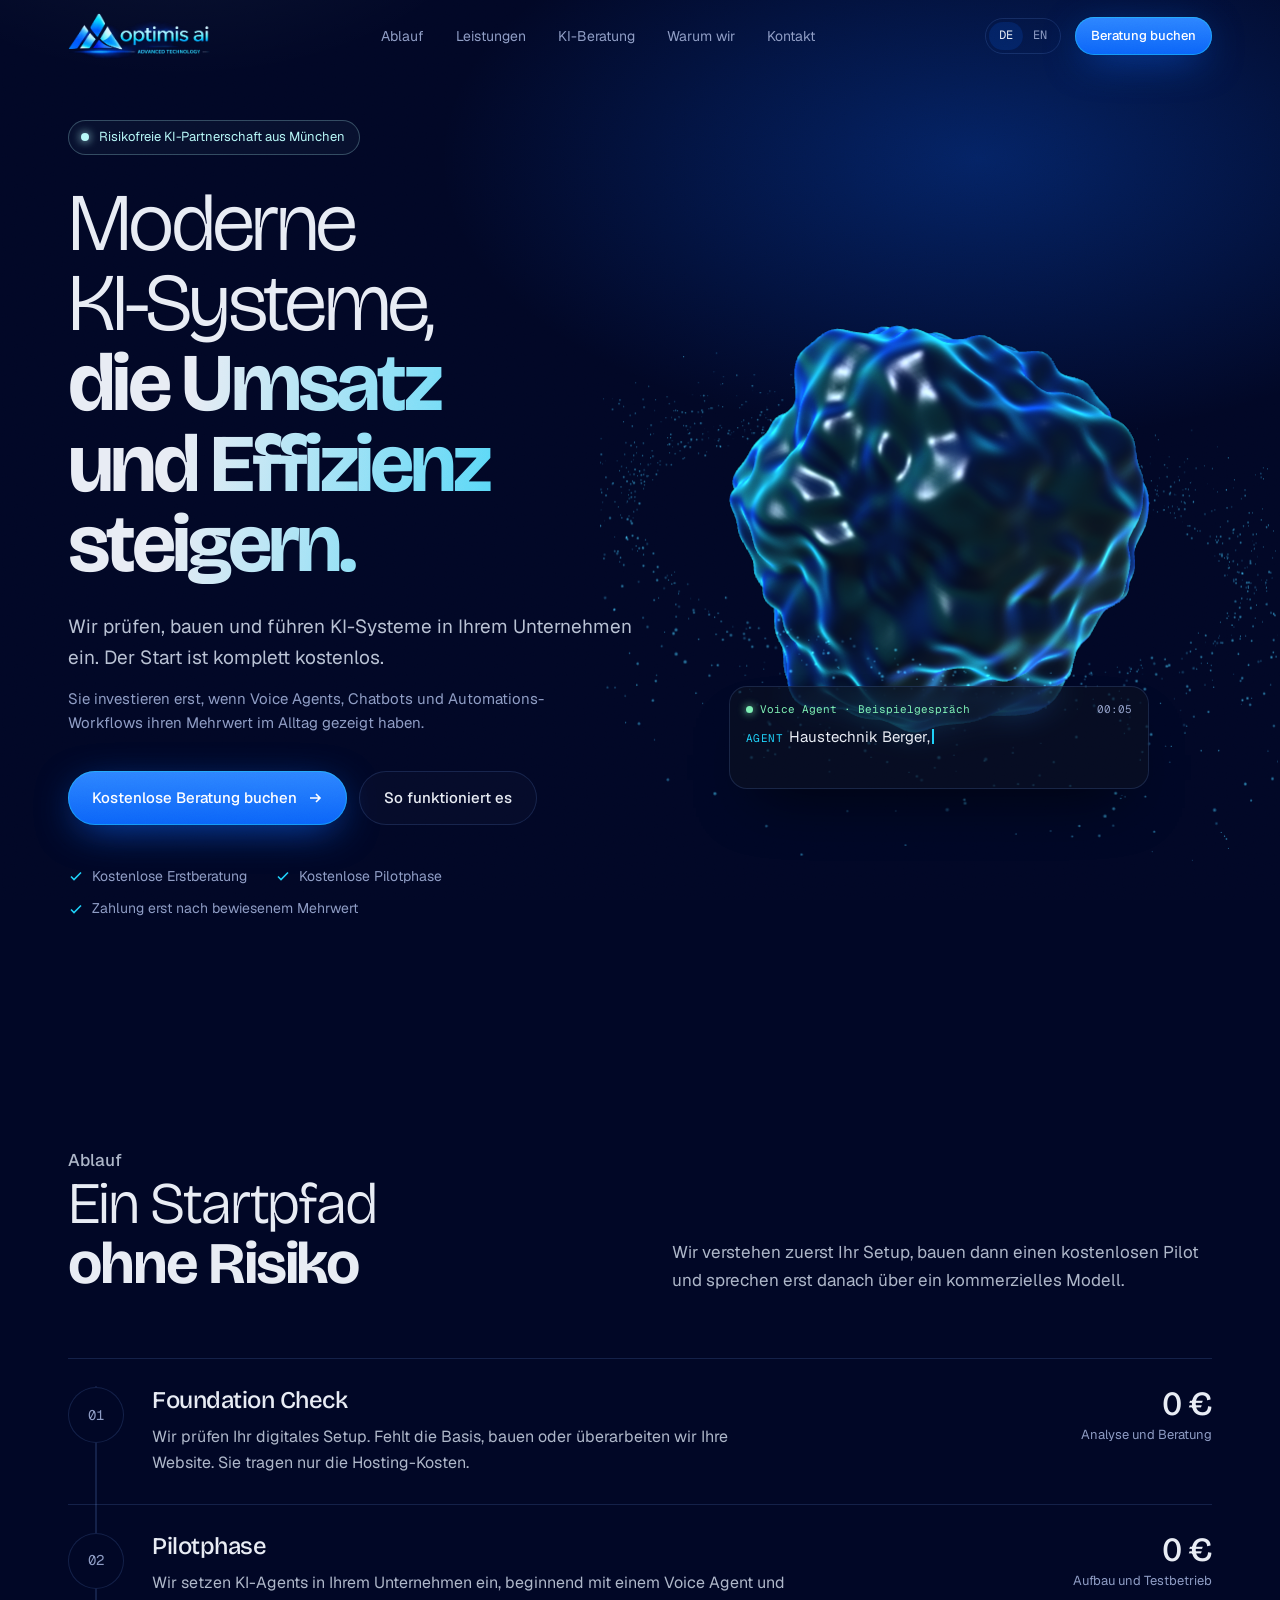
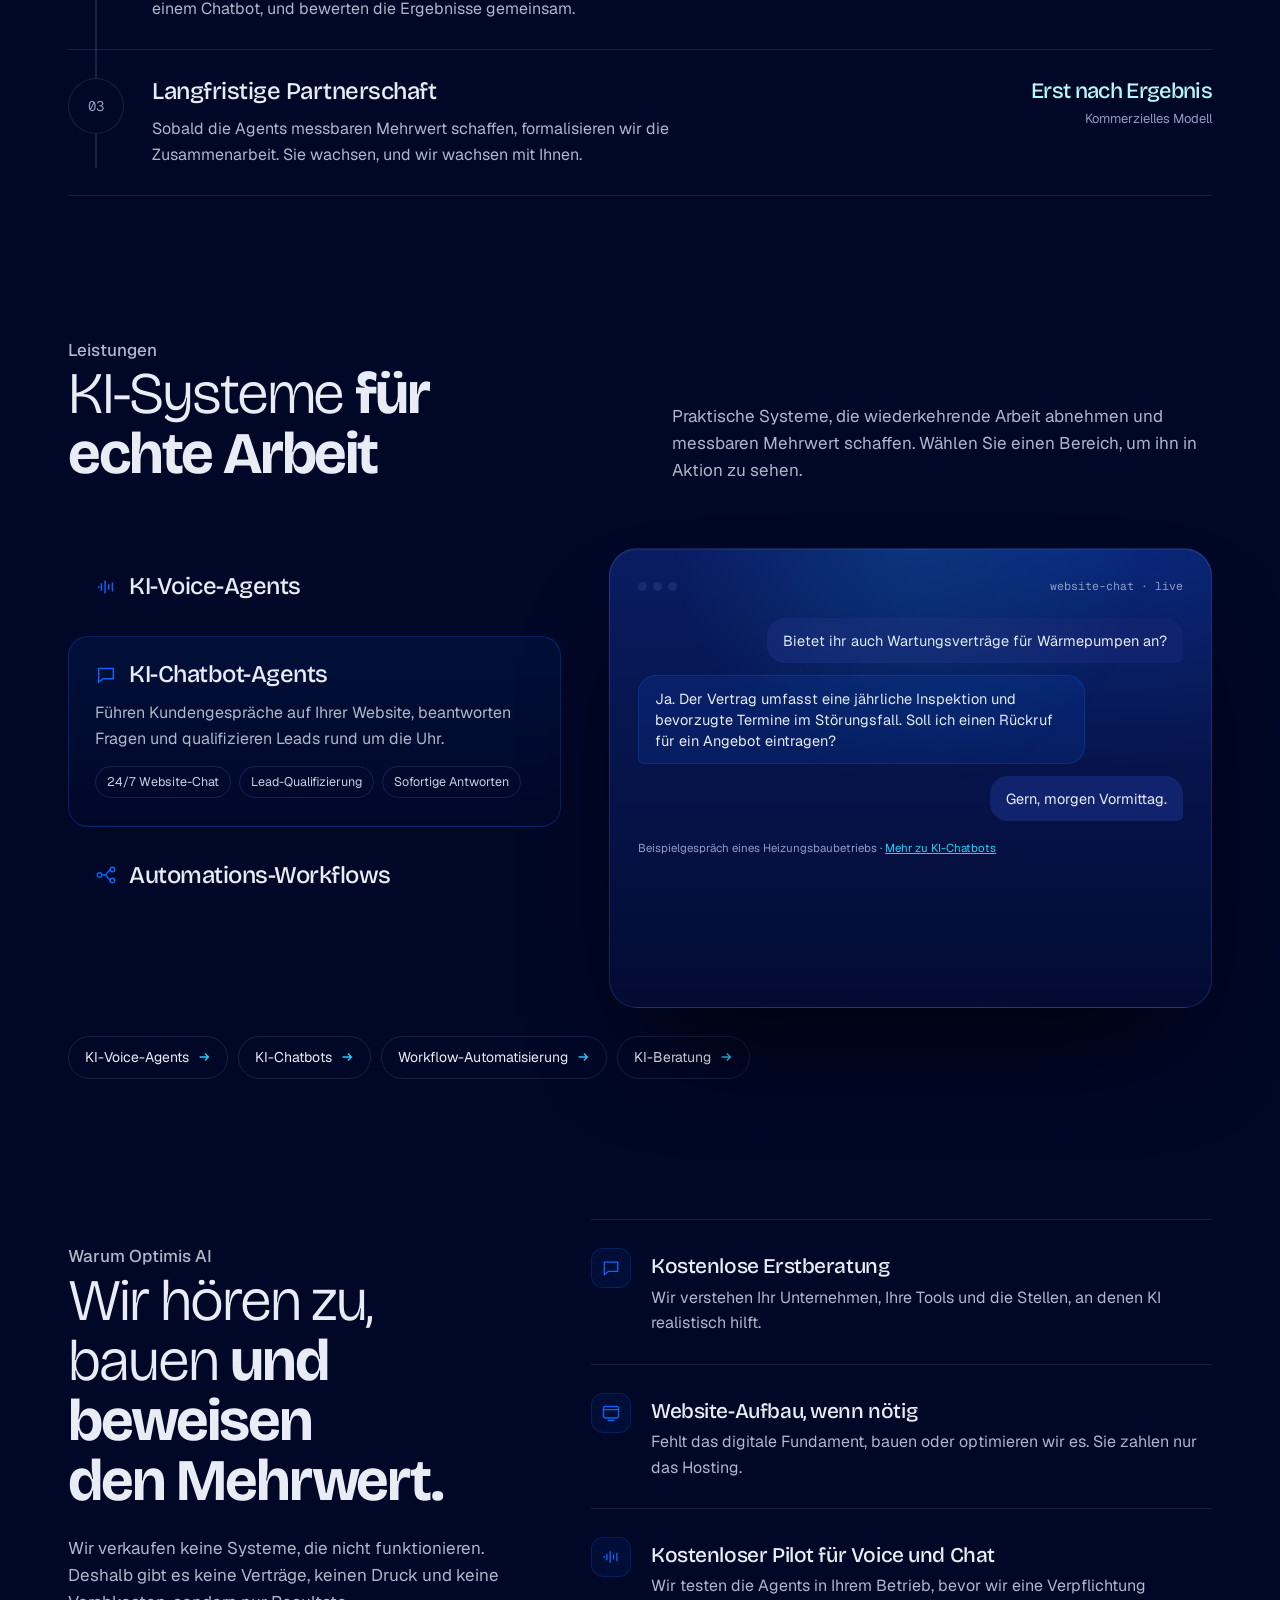
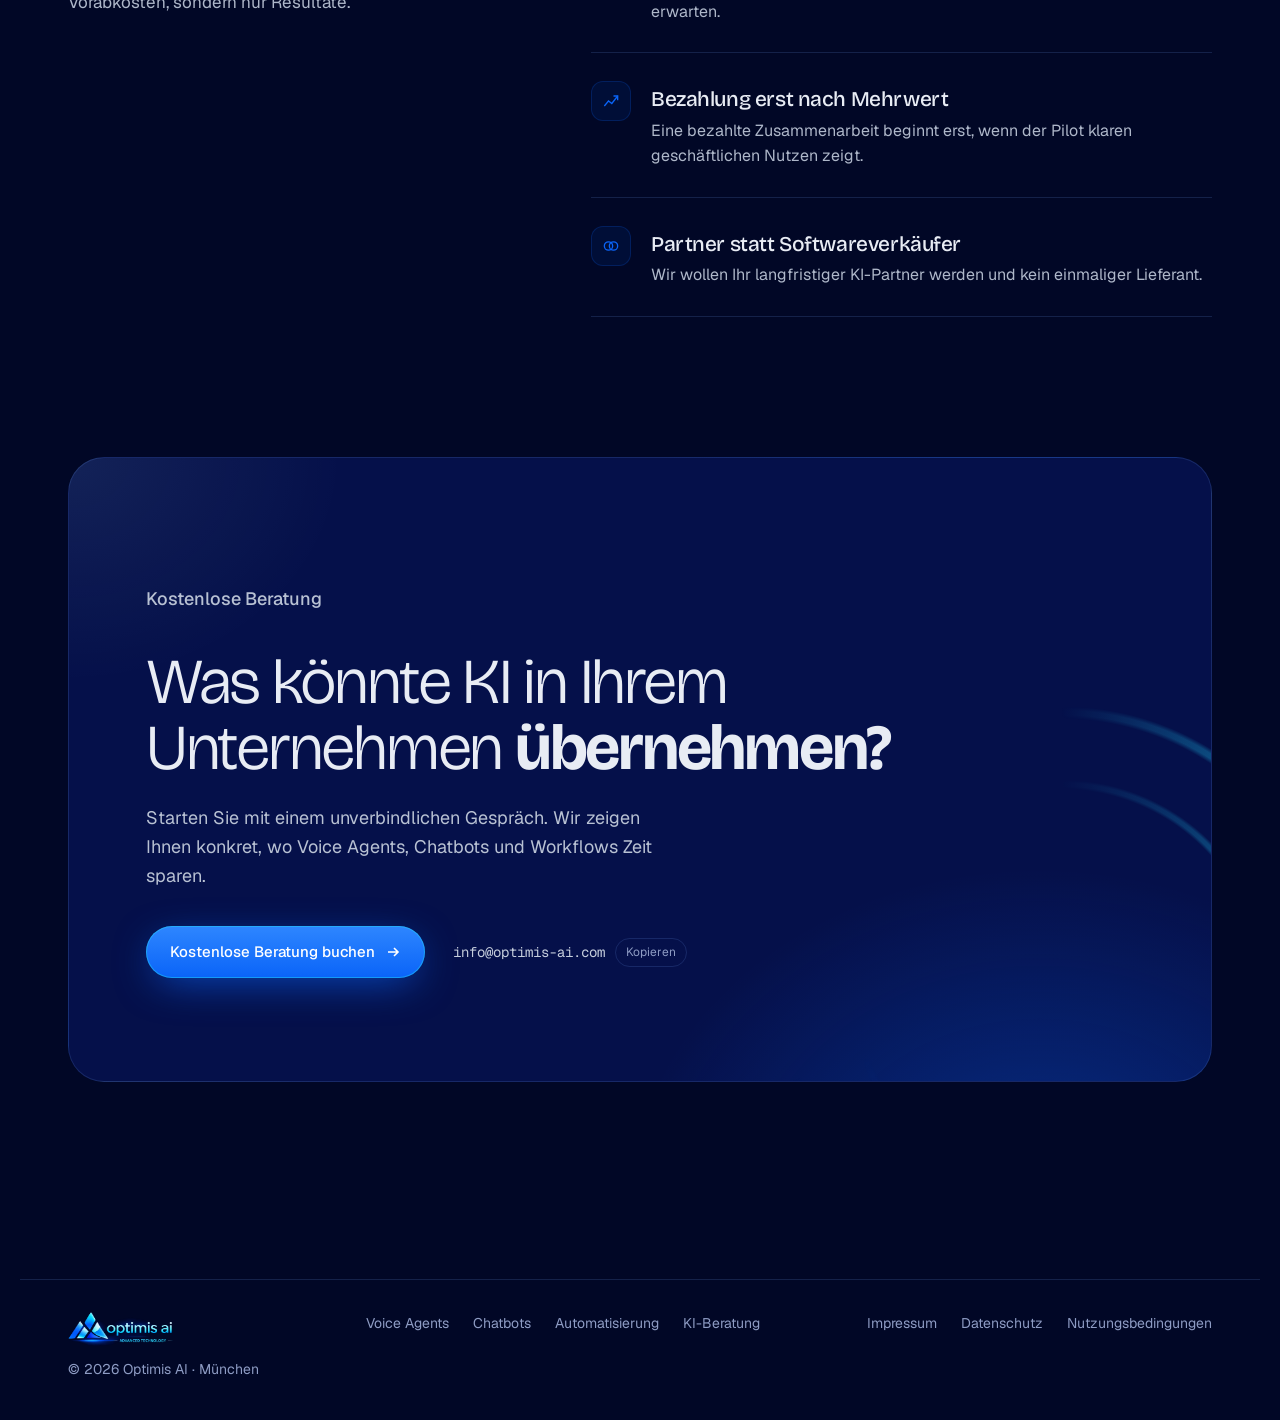
<file: index.html>
<!doctype html>
<html lang="de">
<head>
<meta charset="utf-8">
<meta name="viewport" content="width=device-width, initial-scale=1, viewport-fit=cover">
<meta name="theme-color" content="#010726">
<meta name="description" content="Optimis AI unterstützt Unternehmen mit KI-Sprachagenten, Chatbots und Workflow-Automatisierung. Kostenlose Beratung und Pilotphase, Zahlung erst nach bewiesenem Mehrwert.">
<link rel="canonical" href="https://www.optimis-ai.com/">
<meta property="og:type" content="website">
<meta property="og:site_name" content="Optimis AI">
<meta property="og:locale" content="de_DE">
<meta property="og:locale:alternate" content="en_US">
<meta property="og:url" content="https://www.optimis-ai.com/">
<meta property="og:title" content="Optimis AI | Voice Agents, Chatbots & Automations-Workflows">
<meta property="og:description" content="Optimis AI unterstützt Unternehmen mit KI-Sprachagenten, Chatbots und Workflow-Automatisierung. Kostenlose Beratung und Pilotphase, Zahlung erst nach bewiesenem Mehrwert.">
<meta property="og:image" content="https://www.optimis-ai.com/assets/og-image.jpg">
<meta property="og:image:width" content="1200">
<meta property="og:image:height" content="630">
<meta name="twitter:card" content="summary_large_image">
<meta name="twitter:title" content="Optimis AI | Voice Agents, Chatbots & Automations-Workflows">
<meta name="twitter:description" content="Optimis AI unterstützt Unternehmen mit KI-Sprachagenten, Chatbots und Workflow-Automatisierung. Kostenlose Beratung und Pilotphase, Zahlung erst nach bewiesenem Mehrwert.">
<meta name="twitter:image" content="https://www.optimis-ai.com/assets/og-image.jpg">
<script type="application/ld+json">
{"@context":"https://schema.org","@type":"ProfessionalService","name":"Optimis AI","url":"https://www.optimis-ai.com/",
"logo":"https://www.optimis-ai.com/apple-touch-icon.png","image":"https://www.optimis-ai.com/assets/og-image.jpg",
"description":"Optimis AI ist eine KI-Automatisierungsagentur für Unternehmen mit KI-Sprachagenten, Chatbots und Workflow-Automatisierung.",
"email":"info@optimis-ai.com","telephone":"+49 157 57111880",
"address":{"@type":"PostalAddress","streetAddress":"Fichtenstr. 6","postalCode":"82178","addressLocality":"Puchheim","addressCountry":"DE"},
"areaServed":["DE","AT","CH"],"availableLanguage":["German","English"],
"sameAs":["https://www.linkedin.com/company/optimis-ai"]}
</script>
<link rel="icon" href="/favicon.ico" sizes="any">
<link rel="icon" type="image/png" href="/favicon-48x48.png" sizes="48x48">
<link rel="apple-touch-icon" href="/apple-touch-icon.png">
<title>Optimis AI | Voice Agents, Chatbots & Automations-Workflows</title>
<link rel="preload" href="assets/fonts/geist-latin-wght-normal.woff2" as="font" type="font/woff2" crossorigin>
<link rel="preload" href="assets/fonts/bricolage-grotesque-latin-opsz-normal.woff2" as="font" type="font/woff2" crossorigin>
<link rel="stylesheet" href="assets/fonts.css">
<style>
/* Layout: dark single-world page. Hero = headline left, live 3D voice orb right with call transcript.
   Then: sequence (Ablauf) with scroll-filled spine, interactive service demo stage, promise list, closing CTA. */
:root{
  color-scheme: dark;
  --ink:#010726;          /* logo navy, deepest */
  --deep:#06124A;         /* logo navy, raised */
  --line:rgba(120,170,255,.16);
  --text:#E8ECF4;
  --muted:#8E9CC4;
  --signal:#0A64F8;       /* logo electric blue */
  --glow:#1ED0F8;         /* logo cyan */
  --gold:#B6F8F8;         /* logo ice highlight */
  --f-display:"Bricolage Grotesque", "Helvetica Neue", Arial, sans-serif;
  --f-body:"Geist", "Helvetica Neue", Arial, sans-serif;
  --f-mono:"Geist Mono", ui-monospace, "SF Mono", Menlo, monospace;
  --gutter:clamp(16px, 4vw, 48px);
  --max:1240px;
}
*{box-sizing:border-box}
html{scroll-behavior:smooth}
body{
  background:var(--ink); color:var(--text);
  font-family:var(--f-body); font-size:16px; line-height:1.6;
  -webkit-font-smoothing:antialiased; overflow-x:hidden;
}
a{color:inherit}
::selection{background:var(--signal); color:var(--ink)}
:focus-visible{outline:2px solid var(--glow); outline-offset:3px; border-radius:6px}
.wrap{max-width:var(--max); margin-inline:auto; padding-inline:var(--gutter)}

/* film grain for depth */
.grain{position:fixed; inset:0; pointer-events:none; z-index:60; opacity:.07; mix-blend-mode:overlay;
  background-image:url("data:image/svg+xml;utf8,<svg xmlns='http://www.w3.org/2000/svg' width='160' height='160'><filter id='n'><feTurbulence type='fractalNoise' baseFrequency='.9' numOctaves='2' stitchTiles='stitch'/></filter><rect width='100%' height='100%' filter='url(%23n)'/></svg>");}

/* ---------- NAV ---------- */
.nav{position:fixed; top:0; left:0; right:0; z-index:50; padding-top:env(safe-area-inset-top,0px);
  transition:background .4s, border-color .4s; border-bottom:1px solid transparent}
.nav.scrolled{background:rgba(1,7,38,.72); backdrop-filter:blur(18px) saturate(1.4); -webkit-backdrop-filter:blur(18px) saturate(1.4); border-color:var(--line)}
.nav-in{display:flex; align-items:center; justify-content:space-between; gap:24px; height:72px}
.logo{display:flex; align-items:center; text-decoration:none}
.logo img{height:46px; width:auto; aspect-ratio:340/109; object-fit:contain; display:block}
.foot-logo{height:34px; width:auto; aspect-ratio:340/109; align-self:flex-start; object-fit:contain; display:block}
.nav-links{display:flex; gap:32px; font-size:14px; color:var(--muted)}
.nav-links a{text-decoration:none; transition:color .2s}
.nav-links a:hover{color:var(--text)}
.nav-right{display:flex; align-items:center; gap:14px}
.lang{display:flex; border:1px solid var(--line); border-radius:999px; padding:3px; font-size:12px; font-family:var(--f-mono)}
.lang button{all:unset; cursor:pointer; padding:4px 10px; border-radius:999px; color:var(--muted)}
.lang button[aria-pressed="true"]{background:rgba(10,100,248,.16); color:var(--text)}

.btn{display:inline-flex; align-items:center; gap:10px; text-decoration:none; font-weight:500; font-size:15px;
  border-radius:999px; padding:14px 24px; transition:transform .25s, box-shadow .3s, background .3s; cursor:pointer; border:0; font-family:inherit}
.btn-primary{background:linear-gradient(180deg,#2E86FF, var(--signal)); color:#FFFFFF;
  box-shadow:0 0 0 1px rgba(30,208,248,.5) inset, 0 10px 40px -10px rgba(10,100,248,.8)}
.btn-primary:hover{transform:translateY(-2px); box-shadow:0 0 0 1px rgba(30,208,248,.7) inset, 0 16px 50px -10px rgba(10,100,248,1)}
.btn-ghost{color:var(--text); border:1px solid var(--line); background:rgba(255,255,255,.02)}
.btn-ghost:hover{border-color:rgba(30,208,248,.4); background:rgba(10,100,248,.06)}
.btn-sm{padding:9px 16px; font-size:13px}
.btn svg{width:16px; height:16px}

/* ---------- HERO ---------- */
.hero{position:relative; padding-top:calc(120px + env(safe-area-inset-top,0px)); padding-bottom:72px; overflow:hidden}
.hero::before{content:""; position:absolute; inset:-20% -10% auto; height:900px; pointer-events:none;
  background:radial-gradient(ellipse 50% 45% at 72% 40%, rgba(10,100,248,.30), transparent 70%),
             radial-gradient(ellipse 30% 30% at 20% 10%, rgba(182,248,248,.06), transparent 70%)}
.hero-grid{position:relative; display:grid; grid-template-columns:minmax(0,1.05fr) minmax(0,1fr); gap:24px; align-items:center}
.pill{display:inline-flex; align-items:center; gap:10px; font-size:13px; color:var(--gold);
  border:1px solid rgba(182,248,248,.25); border-radius:999px; padding:6px 14px 6px 8px; background:rgba(182,248,248,.04)}
.pill i{width:8px; height:8px; border-radius:50%; background:var(--gold); box-shadow:0 0 10px var(--gold); display:block; margin-left:4px; animation:breathe 2.4s ease-in-out infinite}
@keyframes breathe{50%{opacity:.35}}
h1{font-family:var(--f-display); font-weight:300; font-size:clamp(44px, 6.4vw, 88px); line-height:.98; letter-spacing:-.045em; margin:28px 0 28px; text-wrap:balance}
h1 strong{font-weight:700; display:block;
  background:linear-gradient(100deg, var(--text) 10%, var(--glow) 45%, var(--signal) 70%, var(--text) 95%);
  background-size:220% 100%; -webkit-background-clip:text; background-clip:text; color:transparent;
  animation:sheen 9s ease-in-out infinite}
@keyframes sheen{0%,100%{background-position:100% 0}50%{background-position:0 0}}
.lede{font-size:clamp(17px,1.5vw,19px); color:#B8C1D3; max-width:34em; margin:0 0 14px}
.lede-2{font-size:15px; color:var(--muted); max-width:36em; margin:0 0 36px}
.hero-ctas{display:flex; flex-wrap:wrap; gap:12px}
.assure{display:flex; flex-wrap:wrap; gap:10px 28px; margin-top:40px; font-size:14px; color:var(--muted); list-style:none; padding:0}
.assure li{display:flex; align-items:center; gap:8px}
.assure svg{width:16px; height:16px; color:var(--glow); flex:none}

.reveal{animation:rise 1s cubic-bezier(.2,.7,.1,1) both}
.d1{animation-delay:.05s}.d2{animation-delay:.15s}.d3{animation-delay:.28s}.d4{animation-delay:.4s}.d5{animation-delay:.52s}
@keyframes rise{from{opacity:0; transform:translateY(22px); filter:blur(6px)}to{opacity:1; transform:none; filter:none}}

/* orb stage */
.stage{position:relative; aspect-ratio:1/1; max-width:100%; width:100%; min-height:0}
#orb{position:absolute; inset:-12%; width:124%; height:124%; display:block}
.orb-fallback{position:absolute; inset:18%; border-radius:50%;
  background:radial-gradient(circle at 35% 30%, #B6F8F8, var(--signal) 35%, #06124A 70%, transparent 72%);
  filter:blur(1px); box-shadow:0 0 120px rgba(10,100,248,.5)}
.call{position:absolute; left:50%; bottom:2%; transform:translateX(-50%); width:min(420px, 100%);
  background:rgba(10,16,32,.66); border:1px solid var(--line); border-radius:18px; padding:14px 16px;
  backdrop-filter:blur(14px); -webkit-backdrop-filter:blur(14px); box-shadow:0 30px 60px -30px rgba(0,0,0,.8)}
.call-head{display:flex; align-items:center; justify-content:space-between; font-family:var(--f-mono); font-size:11px; color:var(--muted); margin-bottom:8px}
.live{display:flex; align-items:center; gap:7px; color:#7DF0B4}
.live i{width:7px; height:7px; border-radius:50%; background:#7DF0B4; box-shadow:0 0 8px #7DF0B4; animation:breathe 1.2s infinite}
.call-line{min-height:3.2em; font-size:15px; line-height:1.45}
.who{font-family:var(--f-mono); font-size:11px; letter-spacing:.04em; margin-right:6px}
.who.agent{color:var(--glow)} .who.caller{color:var(--gold)}
.caret{display:inline-block; width:2px; height:1em; background:var(--glow); vertical-align:-2px; margin-left:2px; animation:breathe .8s steps(1) infinite}

/* ---------- SECTIONS ---------- */
section{position:relative}
.sec{padding-block:clamp(80px, 11vw, 150px)}
.sec-head{display:grid; grid-template-columns:minmax(0,1fr) minmax(0,1fr); gap:32px 64px; align-items:end; margin-bottom:64px}
.kicker{font-size:14px; color:var(--glow); margin:0 0 14px; font-weight:500}
h2{font-family:var(--f-display); font-weight:300; font-size:clamp(34px, 4.6vw, 60px); line-height:1.02; letter-spacing:-.035em; margin:0; text-wrap:balance}
h2 strong{font-weight:700}
.sec-head p{color:#AEB7C9; margin:0; max-width:32em; font-size:17px}
h3{font-family:var(--f-display); font-weight:500; letter-spacing:-.02em; font-size:24px; line-height:1.15; margin:0 0 10px}

/* Ablauf: real sequence */
.steps{position:relative; display:grid; gap:0}
.spine{position:absolute; left:27px; top:28px; bottom:28px; width:2px; background:var(--line); border-radius:2px}
.spine i{position:absolute; inset:0 0 auto; height:var(--p,0%); background:linear-gradient(var(--glow), var(--signal)); border-radius:2px; box-shadow:0 0 14px var(--signal)}
.step{position:relative; display:grid; grid-template-columns:56px minmax(0,1fr) auto; gap:28px; align-items:start; padding:28px 0; border-top:1px solid var(--line)}
.step:last-child{border-bottom:1px solid var(--line)}
.node{width:56px; height:56px; border-radius:50%; display:grid; place-items:center; font-family:var(--f-mono); font-size:14px;
  background:var(--ink); border:1px solid var(--line); color:var(--muted); position:relative; z-index:1; transition:all .5s}
.step.on .node{border-color:var(--signal); color:var(--text); box-shadow:0 0 0 6px rgba(10,100,248,.08), 0 0 30px rgba(10,100,248,.4)}
.step p{color:#AEB7C9; margin:0; max-width:40em}
.cost{text-align:right; min-width:150px}
.cost b{display:block; font-family:var(--f-display); font-weight:500; font-size:34px; letter-spacing:-.03em; line-height:1; font-variant-numeric:tabular-nums}
.cost span{font-size:13px; color:var(--muted)}
.step:last-child .cost b{color:var(--gold); font-size:22px; line-height:1.2}

/* Services: interactive stage */
.svc{display:grid; grid-template-columns:minmax(0,.9fr) minmax(0,1.1fr); gap:48px; align-items:stretch}
.svc-list{display:flex; flex-direction:column; gap:10px}
.svc-tab{all:unset; box-sizing:border-box; cursor:pointer; display:block; padding:24px 26px; border-radius:20px; border:1px solid transparent; transition:background .35s, border-color .35s}
.svc-tab:hover{background:rgba(255,255,255,.02)}
.svc-tab:focus-visible{outline:2px solid var(--glow)}
.svc-tab[aria-selected="true"]{background:linear-gradient(180deg, rgba(10,100,248,.09), rgba(10,100,248,.02)); border-color:rgba(10,100,248,.28)}
.svc-tab h3{display:flex; align-items:center; gap:12px; margin:0}
.svc-tab h3 svg{width:22px; height:22px; color:var(--signal); flex:none}
.svc-body{display:grid; grid-template-rows:0fr; transition:grid-template-rows .45s cubic-bezier(.2,.7,.1,1)}
.svc-tab[aria-selected="true"] .svc-body{grid-template-rows:1fr}
.svc-body > div{overflow:hidden}
.svc-body p{color:#AEB7C9; margin:12px 0 14px}
.tags{display:flex; flex-wrap:wrap; gap:8px; padding-bottom:4px}
.tags span{font-size:12.5px; padding:5px 11px; border-radius:999px; border:1px solid var(--line); color:#C6CEDD}

.demo-wrap{perspective:1400px; min-width:0}
.demo{position:relative; height:100%; min-height:460px; border-radius:28px; padding:28px;
  background:radial-gradient(120% 80% at 80% 0%, rgba(10,100,248,.16), transparent 60%), linear-gradient(180deg, #0A1C62, #030B32);
  border:1px solid var(--line); box-shadow:0 60px 120px -50px rgba(0,0,0,.9), inset 0 1px 0 rgba(255,255,255,.06);
  transform-style:preserve-3d; transition:transform .25s ease-out; overflow:hidden}
.demo::after{content:""; position:absolute; inset:0; border-radius:inherit; pointer-events:none;
  background:radial-gradient(400px circle at var(--mx,50%) var(--my,0%), rgba(30,208,248,.10), transparent 60%)}
.demo-bar{display:flex; justify-content:space-between; align-items:center; font-family:var(--f-mono); font-size:11.5px; color:var(--muted); margin-bottom:22px; transform:translateZ(30px)}
.dots{display:flex; gap:6px}.dots i{width:9px; height:9px; border-radius:50%; background:#1a2b72; display:block}
.panel{display:none; transform:translateZ(50px)}
.panel.active{display:block; animation:panelIn .5s cubic-bezier(.2,.7,.1,1)}
@keyframes panelIn{from{opacity:0; transform:translateZ(50px) translateY(12px)}to{opacity:1; transform:translateZ(50px)}}
.example{font-size:11.5px; color:var(--muted); margin-top:18px}
.example a{color:var(--glow)}

/* chat */
.chat{display:flex; flex-direction:column; gap:12px}
.bub{max-width:82%; padding:12px 16px; border-radius:18px; font-size:14.5px; line-height:1.45}
.bub.user{align-self:flex-end; background:#12236E; border-bottom-right-radius:6px}
.bub.bot{align-self:flex-start; background:rgba(10,100,248,.12); border:1px solid rgba(10,100,248,.25); border-bottom-left-radius:6px}
.chip-ok{align-self:flex-start; display:inline-flex; gap:8px; align-items:center; font-size:12.5px; color:#7DF0B4; border:1px solid rgba(125,240,180,.3); background:rgba(125,240,180,.06); padding:6px 12px; border-radius:999px}
.chip-ok svg{width:14px; height:14px}
.typing{align-self:flex-start; display:flex; gap:4px; padding:14px 16px; background:rgba(10,100,248,.08); border-radius:18px}
.typing i{width:6px; height:6px; border-radius:50%; background:var(--glow); animation:bounce 1s infinite}
.typing i:nth-child(2){animation-delay:.15s}.typing i:nth-child(3){animation-delay:.3s}
@keyframes bounce{0%,60%,100%{transform:none; opacity:.4}30%{transform:translateY(-4px); opacity:1}}

/* voice */
.wave{display:flex; align-items:center; justify-content:center; gap:4px; height:120px; margin:6px 0 22px}
.wave i{width:5px; border-radius:3px; background:linear-gradient(var(--glow), var(--signal)); height:12%; transition:height .09s}
.flow{list-style:none; padding:0; margin:0; display:grid; gap:10px}
.flow li{display:grid; grid-template-columns:56px minmax(0,1fr) auto; align-items:center; gap:12px; padding:12px 14px; border-radius:14px; background:rgba(255,255,255,.025); border:1px solid var(--line); font-size:14px}
.flow time{font-family:var(--f-mono); font-size:12px; color:var(--muted); font-variant-numeric:tabular-nums}
.flow em{font-style:normal; font-size:12px; color:var(--glow)}

/* workflow graph */
.graph{width:100%; height:auto; display:block}
.graph .edge{fill:none; stroke:rgba(10,100,248,.35); stroke-width:1.5}
.graph .flowline{fill:none; stroke:var(--glow); stroke-width:2; stroke-dasharray:6 14; animation:dash 1.6s linear infinite}
@keyframes dash{to{stroke-dashoffset:-40}}
.graph .box{fill:#08175A; stroke:rgba(150,180,255,.22)}
.graph .core{fill:url(#coreGrad); stroke:rgba(30,208,248,.6)}
.graph text{fill:var(--text); font-family:var(--f-body); font-size:13px}
.graph .sub{fill:var(--muted); font-size:11px; font-family:var(--f-mono)}

/* Warum */
.why{display:grid; grid-template-columns:minmax(0,.85fr) minmax(0,1.15fr); gap:64px}
.why-quote{position:sticky; top:120px; align-self:start}
.why-quote p{color:#AEB7C9; font-size:17px; max-width:28em; margin:24px 0 0}
.promises{list-style:none; margin:0; padding:0}
.promises li{display:grid; grid-template-columns:40px minmax(0,1fr); gap:20px; padding:28px 0; border-top:1px solid var(--line); transition:background .3s}
.promises li:last-child{border-bottom:1px solid var(--line)}
.promises .ic{width:40px; height:40px; border-radius:12px; display:grid; place-items:center; background:rgba(10,100,248,.08); border:1px solid rgba(10,100,248,.2); color:var(--signal)}
.promises .ic svg{width:20px; height:20px}
.promises h3{font-size:21px; margin:6px 0 6px}
.promises p{margin:0; color:#AEB7C9}

/* CTA */
.cta{position:relative; overflow:hidden; border-radius:36px; padding:clamp(48px,8vw,110px) clamp(24px,6vw,90px);
  background:radial-gradient(60% 90% at 85% 120%, rgba(10,100,248,.35), transparent 60%),
             radial-gradient(40% 60% at 0% 0%, rgba(182,248,248,.08), transparent 60%), #05104A;
  border:1px solid var(--line)}
.cta-ring{position:absolute; right:-160px; bottom:-220px; width:620px; height:620px; border-radius:50%; pointer-events:none;
  background:conic-gradient(from 0deg, transparent, rgba(30,208,248,.5), transparent 30%, rgba(10,100,248,.35), transparent 70%);
  -webkit-mask:radial-gradient(circle, transparent 62%, #000 63%, #000 64%, transparent 65%);
          mask:radial-gradient(circle, transparent 62%, #000 63%, #000 64%, transparent 65%);
  animation:spin 14s linear infinite}
.cta-ring.r2{width:460px; height:460px; right:-80px; bottom:-140px; animation-duration:22s; animation-direction:reverse; opacity:.6}
@keyframes spin{to{transform:rotate(360deg)}}
.cta h2{max-width:14em; font-size:clamp(36px,5vw,68px)}
.cta p{color:#B8C1D3; font-size:18px; max-width:30em; margin:24px 0 36px}
.cta-row{display:flex; flex-wrap:wrap; gap:14px 28px; align-items:center; position:relative}
.mail{display:flex; align-items:center; gap:10px; font-family:var(--f-mono); font-size:14px; color:#C6CEDD}
.mail span{user-select:all}
.copy{all:unset; cursor:pointer; font-family:var(--f-body); font-size:12px; color:var(--muted); border:1px solid var(--line); padding:4px 10px; border-radius:999px}
.copy:hover{color:var(--text)}

footer{padding-block:56px 40px; color:var(--muted); font-size:14px}
.foot{display:flex; flex-wrap:wrap; justify-content:space-between; gap:24px; border-top:1px solid var(--line); padding-top:32px}
.foot nav{display:flex; flex-wrap:wrap; gap:10px 24px}
.foot a{text-decoration:none}
.svc-more{display:flex; flex-wrap:wrap; gap:10px; margin-top:28px}
.svc-more a{display:inline-flex; align-items:center; gap:8px; font-size:14px; text-decoration:none; color:var(--text); border:1px solid var(--line); border-radius:999px; padding:9px 16px; transition:border-color .2s, background .2s}
.svc-more a:hover{border-color:rgba(30,208,248,.45); background:rgba(10,100,248,.08)}
.svc-more svg{width:14px; height:14px; color:var(--glow)}.foot a:hover{color:var(--text)}

/* ---------- RESPONSIVE ---------- */
@media (max-width: 980px){
  .nav-links{display:none}
  .hero-grid{grid-template-columns:minmax(0,1fr)}
  .stage{max-width:520px; margin:8px auto 0}
  .sec-head,.svc,.why{grid-template-columns:minmax(0,1fr)}
  .why-quote{position:static}
  .demo{min-height:420px}
}
@media (max-width: 620px){
  .nav-right .btn{display:none}
  .step{grid-template-columns:56px minmax(0,1fr); gap:18px}
  .cost{grid-column:2; text-align:left}
  .demo{padding:20px; border-radius:22px}
  .bub{max-width:92%}
  .flow li{grid-template-columns:48px minmax(0,1fr)}
  .flow em{grid-column:2}
}
@media (prefers-reduced-motion: reduce){
  *,*::before,*::after{animation:none!important; transition:none!important}
  html{scroll-behavior:auto}
}
</style>
<style>body{margin:0} img{max-width:100%} [hidden]{display:none!important}</style>
</head>
<body>
<div class="grain" aria-hidden="true"></div>

<header class="nav" id="nav">
  <div class="wrap nav-in">
    <a class="logo" href="#top" aria-label="Optimis AI Startseite"><img id="logoImg" src="assets/logo.webp" alt="Optimis AI – Advanced Technology" width="143" height="46"></a>
    <nav class="nav-links" aria-label="Hauptnavigation">
      <a href="#ablauf">Ablauf</a><a href="#leistungen">Leistungen</a><a href="ki-beratung.html">KI-Beratung</a><a href="#warum">Warum wir</a><a href="#kontakt">Kontakt</a>
    </nav>
    <div class="nav-right">
      <div class="lang" role="group" aria-label="Sprache"><button aria-pressed="true">DE</button><button aria-pressed="false">EN</button></div>
      <a class="btn btn-primary btn-sm" href="mailto:info@optimis-ai.com?subject=Kostenlose%20Beratung" data-booking>Beratung buchen</a>
    </div>
  </div>
</header>

<main id="top">
  <!-- HERO -->
  <section class="hero">
    <div class="wrap hero-grid">
      <div>
        <span class="pill reveal d1"><i></i>Risikofreie KI-Partnerschaft aus München</span>
        <h1 class="reveal d2">Moderne KI-Systeme, <strong>die Umsatz und Effizienz steigern.</strong></h1>
        <p class="lede reveal d3">Wir prüfen, bauen und führen KI-Systeme in Ihrem Unternehmen ein. Der Start ist komplett kostenlos.</p>
        <p class="lede-2 reveal d3">Sie investieren erst, wenn Voice Agents, Chatbots und Automations-Workflows ihren Mehrwert im Alltag gezeigt haben.</p>
        <div class="hero-ctas reveal d4">
          <a class="btn btn-primary" href="mailto:info@optimis-ai.com?subject=Kostenlose%20Beratung" data-booking>Kostenlose Beratung buchen
            <svg viewBox="0 0 16 16" fill="none" stroke="currentColor" stroke-width="1.6" aria-hidden="true"><path d="M3 8h10M9 4l4 4-4 4"/></svg></a>
          <a class="btn btn-ghost" href="#ablauf">So funktioniert es</a>
        </div>
        <ul class="assure reveal d5">
          <li><svg viewBox="0 0 16 16" fill="none" stroke="currentColor" stroke-width="1.6" aria-hidden="true"><path d="M3 8.5l3 3 7-7"/></svg>Kostenlose Erstberatung</li>
          <li><svg viewBox="0 0 16 16" fill="none" stroke="currentColor" stroke-width="1.6" aria-hidden="true"><path d="M3 8.5l3 3 7-7"/></svg>Kostenlose Pilotphase</li>
          <li><svg viewBox="0 0 16 16" fill="none" stroke="currentColor" stroke-width="1.6" aria-hidden="true"><path d="M3 8.5l3 3 7-7"/></svg>Zahlung erst nach bewiesenem Mehrwert</li>
        </ul>
      </div>

      <div class="stage reveal d3" id="stage" aria-label="Animierter Voice Agent während eines Beispielgesprächs">
        <div class="orb-fallback" id="orbFallback" hidden></div>
        <canvas id="orb" aria-hidden="true"></canvas>
        <div class="call" aria-live="off">
          <div class="call-head"><span class="live"><i></i>Voice Agent · Beispielgespräch</span><span id="clock">00:00</span></div>
          <div class="call-line" id="callLine"><span class="who agent">AGENT</span><span id="callText"></span><span class="caret"></span></div>
        </div>
      </div>
    </div>
  </section>

  <!-- ABLAUF -->
  <section class="sec" id="ablauf">
    <div class="wrap">
      <div class="sec-head">
        <div><p class="kicker">Ablauf</p><h2>Ein Startpfad <strong>ohne Risiko</strong></h2></div>
        <p>Wir verstehen zuerst Ihr Setup, bauen dann einen kostenlosen Pilot und sprechen erst danach über ein kommerzielles Modell.</p>
      </div>
      <div class="steps" id="steps">
        <div class="spine" aria-hidden="true"><i id="spineFill"></i></div>
        <article class="step">
          <div class="node">01</div>
          <div><h3>Foundation Check</h3><p>Wir prüfen Ihr digitales Setup. Fehlt die Basis, bauen oder überarbeiten wir Ihre Website. Sie tragen nur die Hosting-Kosten.</p></div>
          <div class="cost"><b>0 €</b><span>Analyse und Beratung</span></div>
        </article>
        <article class="step">
          <div class="node">02</div>
          <div><h3>Pilotphase</h3><p>Wir setzen KI-Agents in Ihrem Unternehmen ein, beginnend mit einem Voice Agent und einem Chatbot, und bewerten die Ergebnisse gemeinsam.</p></div>
          <div class="cost"><b>0 €</b><span>Aufbau und Testbetrieb</span></div>
        </article>
        <article class="step">
          <div class="node">03</div>
          <div><h3>Langfristige Partnerschaft</h3><p>Sobald die Agents messbaren Mehrwert schaffen, formalisieren wir die Zusammenarbeit. Sie wachsen, und wir wachsen mit Ihnen.</p></div>
          <div class="cost"><b>Erst nach Ergebnis</b><span>Kommerzielles Modell</span></div>
        </article>
      </div>
    </div>
  </section>

  <!-- LEISTUNGEN -->
  <section class="sec" id="leistungen" style="padding-top:0">
    <div class="wrap">
      <div class="sec-head">
        <div><p class="kicker">Leistungen</p><h2>KI-Systeme <strong>für echte Arbeit</strong></h2></div>
        <p>Praktische Systeme, die wiederkehrende Arbeit abnehmen und messbaren Mehrwert schaffen. Wählen Sie einen Bereich, um ihn in Aktion zu sehen.</p>
      </div>
      <div class="svc">
        <div class="svc-list" role="tablist" aria-label="Leistungen">
          <button class="svc-tab" role="tab" aria-selected="false" aria-controls="p-voice" id="t-voice" data-panel="p-voice">
            <h3><svg viewBox="0 0 24 24" fill="none" stroke="currentColor" stroke-width="1.6" aria-hidden="true"><path d="M3 12h2M7 8v8M11 5v14M15 9v6M19 7v10M21 12h0"/></svg>KI-Voice-Agents</h3>
            <div class="svc-body"><div>
              <p>Nehmen eingehende Anrufe an, buchen Termine und leisten Support, ohne dass Ihr Team jede Anfrage selbst bearbeiten muss.</p>
              <div class="tags"><span>Inbound-Anrufe</span><span>Buchungen und Follow-ups</span><span>Übergabe an Menschen</span></div>
            </div></div>
          </button>
          <button class="svc-tab" role="tab" aria-selected="true" aria-controls="p-chat" id="t-chat" data-panel="p-chat">
            <h3><svg viewBox="0 0 24 24" fill="none" stroke="currentColor" stroke-width="1.6" aria-hidden="true"><path d="M4 5h16v11H9l-5 4z"/></svg>KI-Chatbot-Agents</h3>
            <div class="svc-body"><div>
              <p>Führen Kundengespräche auf Ihrer Website, beantworten Fragen und qualifizieren Leads rund um die Uhr.</p>
              <div class="tags"><span>24/7 Website-Chat</span><span>Lead-Qualifizierung</span><span>Sofortige Antworten</span></div>
            </div></div>
          </button>
          <button class="svc-tab" role="tab" aria-selected="false" aria-controls="p-flow" id="t-flow" data-panel="p-flow">
            <h3><svg viewBox="0 0 24 24" fill="none" stroke="currentColor" stroke-width="1.6" aria-hidden="true"><circle cx="5" cy="12" r="2.5"/><circle cx="19" cy="6" r="2.5"/><circle cx="19" cy="18" r="2.5"/><path d="M7.5 12h4l5-6M11.5 12l5 6"/></svg>Automations-Workflows</h3>
            <div class="svc-body"><div>
              <p>Verbinden Ihre Tools und Prozesse, damit sich Ihr Team auf die wirklich wichtigen Aufgaben konzentriert.</p>
              <div class="tags"><span>CRM- und Tool-Sync</span><span>Aufgaben automatisieren</span><span>Eigene Workflow-Logik</span></div>
            </div></div>
          </button>
        </div>

        <div class="demo-wrap">
          <div class="demo" id="demo">
            <div class="demo-bar"><div class="dots"><i></i><i></i><i></i></div><span id="demoLabel">website-chat · live</span></div>

            <div class="panel active" id="p-chat" role="tabpanel" aria-labelledby="t-chat">
              <div class="chat" id="chat"></div>
              <p class="example">Beispielgespräch eines Heizungsbaubetriebs · <a href="chatbots.html">Mehr zu KI-Chatbots</a></p>
            </div>

            <div class="panel" id="p-voice" role="tabpanel" aria-labelledby="t-voice">
              <div class="wave" id="wave" aria-hidden="true"></div>
              <ol class="flow">
                <li><time>00:00</time><span>Anruf außerhalb der Geschäftszeiten</span><em>angenommen</em></li>
                <li><time>00:09</time><span>Anliegen erkannt: Heizungsausfall</span><em>Priorität hoch</em></li>
                <li><time>00:31</time><span>Termin morgen, 8:30 Uhr eingetragen</span><em>Kalender</em></li>
                <li><time>00:42</time><span>Bestätigung per SMS versendet</span><em>erledigt</em></li>
              </ol>
              <p class="example">Beispielablauf eines Anrufs · <a href="voice-agents.html">Mehr zu Voice Agents</a></p>
            </div>

            <div class="panel" id="p-flow" role="tabpanel" aria-labelledby="t-flow">
              <svg class="graph" viewBox="0 0 520 330" role="img" aria-label="Workflow: Anfrage geht an den KI-Agent, der CRM, Kalender und E-Mail aktualisiert">
                <defs><radialGradient id="coreGrad" cx="40%" cy="35%"><stop offset="0" stop-color="#0A64F8" stop-opacity=".55"/><stop offset="1" stop-color="#08175A"/></radialGradient></defs>
                <path class="edge" d="M150 165 C 190 165, 190 165, 220 165"/>
                <path class="edge" d="M320 165 C 360 165, 350 60, 380 60"/>
                <path class="edge" d="M320 165 L 380 165"/>
                <path class="edge" d="M320 165 C 360 165, 350 270, 380 270"/>
                <path class="flowline" d="M150 165 C 190 165, 190 165, 220 165"/>
                <path class="flowline" d="M320 165 C 360 165, 350 60, 380 60" style="animation-delay:.3s"/>
                <path class="flowline" d="M320 165 L 380 165" style="animation-delay:.5s"/>
                <path class="flowline" d="M320 165 C 360 165, 350 270, 380 270" style="animation-delay:.7s"/>
                <rect class="box" x="10" y="130" width="140" height="70" rx="14"/>
                <text x="26" y="160">Webformular</text><text class="sub" x="26" y="182">neue Anfrage</text>
                <rect class="core" x="220" y="115" width="100" height="100" rx="50"/>
                <text x="245" y="162">KI-Agent</text><text class="sub" x="240" y="182">prüft · ordnet</text>
                <rect class="box" x="380" y="28" width="130" height="64" rx="14"/>
                <text x="396" y="56">CRM</text><text class="sub" x="396" y="76">Lead angelegt</text>
                <rect class="box" x="380" y="133" width="130" height="64" rx="14"/>
                <text x="396" y="161">Kalender</text><text class="sub" x="396" y="181">Termin gesetzt</text>
                <rect class="box" x="380" y="238" width="130" height="64" rx="14"/>
                <text x="396" y="266">E-Mail</text><text class="sub" x="396" y="286">Angebot versendet</text>
              </svg>
              <p class="example">Beispiel-Workflow für eingehende Anfragen · <a href="automatisierung.html">Mehr zur Automatisierung</a></p>
            </div>
          </div>
        </div>
      </div>
      <div class="svc-more"><a href="voice-agents.html">KI-Voice-Agents<svg viewBox="0 0 16 16" fill="none" stroke="currentColor" stroke-width="1.6" aria-hidden="true"><path d="M3 8h10M9 4l4 4-4 4"/></svg></a><a href="chatbots.html">KI-Chatbots<svg viewBox="0 0 16 16" fill="none" stroke="currentColor" stroke-width="1.6" aria-hidden="true"><path d="M3 8h10M9 4l4 4-4 4"/></svg></a><a href="automatisierung.html">Workflow-Automatisierung<svg viewBox="0 0 16 16" fill="none" stroke="currentColor" stroke-width="1.6" aria-hidden="true"><path d="M3 8h10M9 4l4 4-4 4"/></svg></a><a href="ki-beratung.html">KI-Beratung<svg viewBox="0 0 16 16" fill="none" stroke="currentColor" stroke-width="1.6" aria-hidden="true"><path d="M3 8h10M9 4l4 4-4 4"/></svg></a></div>
    </div>
  </section>

  <!-- WARUM -->
  <section class="sec" id="warum" style="padding-top:0">
    <div class="wrap why">
      <div class="why-quote">
        <p class="kicker">Warum Optimis AI</p>
        <h2>Wir hören zu, bauen <strong>und beweisen den Mehrwert.</strong></h2>
        <p>Wir verkaufen keine Systeme, die nicht funktionieren. Deshalb gibt es keine Verträge, keinen Druck und keine Vorabkosten, sondern nur Resultate.</p>
      </div>
      <ul class="promises">
        <li><span class="ic"><svg viewBox="0 0 24 24" fill="none" stroke="currentColor" stroke-width="1.6" aria-hidden="true"><path d="M4 5h16v11H9l-5 4z"/></svg></span>
          <div><h3>Kostenlose Erstberatung</h3><p>Wir verstehen Ihr Unternehmen, Ihre Tools und die Stellen, an denen KI realistisch hilft.</p></div></li>
        <li><span class="ic"><svg viewBox="0 0 24 24" fill="none" stroke="currentColor" stroke-width="1.6" aria-hidden="true"><rect x="3" y="4" width="18" height="14" rx="2"/><path d="M3 8h18M8 21h8"/></svg></span>
          <div><h3>Website-Aufbau, wenn nötig</h3><p>Fehlt das digitale Fundament, bauen oder optimieren wir es. Sie zahlen nur das Hosting.</p></div></li>
        <li><span class="ic"><svg viewBox="0 0 24 24" fill="none" stroke="currentColor" stroke-width="1.6" aria-hidden="true"><path d="M3 12h2M7 8v8M11 5v14M15 9v6M19 7v10"/></svg></span>
          <div><h3>Kostenloser Pilot für Voice und Chat</h3><p>Wir testen die Agents in Ihrem Betrieb, bevor wir eine Verpflichtung erwarten.</p></div></li>
        <li><span class="ic"><svg viewBox="0 0 24 24" fill="none" stroke="currentColor" stroke-width="1.6" aria-hidden="true"><path d="M4 18l5-6 4 3 7-9"/><path d="M15 6h5v5"/></svg></span>
          <div><h3>Bezahlung erst nach Mehrwert</h3><p>Eine bezahlte Zusammenarbeit beginnt erst, wenn der Pilot klaren geschäftlichen Nutzen zeigt.</p></div></li>
        <li><span class="ic"><svg viewBox="0 0 24 24" fill="none" stroke="currentColor" stroke-width="1.6" aria-hidden="true"><circle cx="9" cy="12" r="5"/><circle cx="15" cy="12" r="5"/></svg></span>
          <div><h3>Partner statt Softwareverkäufer</h3><p>Wir wollen Ihr langfristiger KI-Partner werden und kein einmaliger Lieferant.</p></div></li>
      </ul>
    </div>
  </section>

  <!-- CTA -->
  <section class="sec" id="kontakt" style="padding-top:0">
    <div class="wrap">
      <div class="cta">
        <div class="cta-ring" aria-hidden="true"></div><div class="cta-ring r2" aria-hidden="true"></div>
        <p class="kicker">Kostenlose Beratung</p>
        <h2>Was könnte KI in Ihrem Unternehmen <strong>übernehmen?</strong></h2>
        <p>Starten Sie mit einem unverbindlichen Gespräch. Wir zeigen Ihnen konkret, wo Voice Agents, Chatbots und Workflows Zeit sparen.</p>
        <div class="cta-row">
          <a class="btn btn-primary" href="mailto:info@optimis-ai.com?subject=Kostenlose%20Beratung" data-booking>Kostenlose Beratung buchen
            <svg viewBox="0 0 16 16" fill="none" stroke="currentColor" stroke-width="1.6" aria-hidden="true"><path d="M3 8h10M9 4l4 4-4 4"/></svg></a>
          <div class="mail"><span id="mailAddr">info@optimis-ai.com</span><button class="copy" id="copyBtn" type="button">Kopieren</button></div>
        </div>
      </div>
    </div>
  </section>
</main>

<footer>
  <div class="wrap foot">
    <div style="display:flex;flex-direction:column;gap:12px"><img class="foot-logo" id="footLogo" alt="Optimis AI" width="106" height="34"><span>© 2026 Optimis AI · München</span></div>
    <nav class="foot-svc" aria-label="Leistungen"><a href="voice-agents.html" data-en="Voice agents">Voice Agents</a><a href="chatbots.html" data-en="Chatbots">Chatbots</a><a href="automatisierung.html" data-en="Automation">Automatisierung</a><a href="ki-beratung.html" data-en="AI consulting">KI-Beratung</a></nav>
    <nav aria-label="Rechtliches"><a href="impressum.html">Impressum</a><a href="datenschutz.html">Datenschutz</a><a href="nutzungsbedingungen.html">Nutzungsbedingungen</a></nav>
  </div>
</footer>

<script src="assets/three.min.js"></script>
<script>
(() => {
  const reduce = matchMedia('(prefers-reduced-motion: reduce)').matches;

  document.getElementById('footLogo').src = document.getElementById('logoImg').src;

  /* nav state */
  const nav = document.getElementById('nav');
  const onScroll = () => {
    nav.classList.toggle('scrolled', scrollY > 20);
    // Ablauf spine fill
    const steps = document.getElementById('steps');
    const r = steps.getBoundingClientRect();
    const vh = innerHeight;
    const p = Math.min(1, Math.max(0, (vh * 0.65 - r.top) / r.height));
    document.getElementById('spineFill').style.setProperty('--p', (p * 100).toFixed(1) + '%');
    steps.querySelectorAll('.step').forEach(s => {
      const sr = s.getBoundingClientRect();
      s.classList.toggle('on', sr.top + 28 < vh * 0.65);
    });
  };
  addEventListener('scroll', onScroll, {passive:true}); onScroll();

  /* current language, switched by the DE/EN toggle (i18n block at the end) */
  let LANG = 'de';
  const UI = {
    de:{copy:'Kopieren', copied:'Kopiert', selected:'Markiert', who:{agent:'AGENT', caller:'ANRUFER'},
        labels:{'p-chat':'website-chat · live', 'p-voice':'voice-agent · anruf', 'p-flow':'workflow · aktiv'}},
    en:{copy:'Copy', copied:'Copied', selected:'Selected', who:{agent:'AGENT', caller:'CALLER'},
        labels:{'p-chat':'website chat · live', 'p-voice':'voice agent · call', 'p-flow':'workflow · active'}}
  };

  /* copy mail */
  const copyBtn = document.getElementById('copyBtn');
  copyBtn.addEventListener('click', () => {
    const t = document.getElementById('mailAddr').textContent;
    const done = () => { copyBtn.textContent = UI[LANG].copied; setTimeout(() => copyBtn.textContent = UI[LANG].copy, 1800); };
    const fallback = () => { const s = getSelection(); const r = document.createRange(); r.selectNodeContents(document.getElementById('mailAddr')); s.removeAllRanges(); s.addRange(r); copyBtn.textContent = UI[LANG].selected; };
    try { navigator.clipboard.writeText(t).then(done, fallback); } catch (e) { fallback(); }
  });

  /* ---------- hero call transcript drives voice amplitude ---------- */
  const LINES = {
    de:[
      ['agent', 'Haustechnik Berger, guten Tag. Wie kann ich Ihnen helfen?'],
      ['caller', 'Unsere Heizung läuft seit heute Morgen nicht mehr.'],
      ['agent', 'Das klären wir. Morgen um 8:30 Uhr hätte ein Techniker Zeit. Passt Ihnen das?'],
      ['caller', 'Ja, das passt gut.'],
      ['agent', 'Erledigt. Sie bekommen gleich eine Bestätigung per SMS.']
    ],
    en:[
      ['agent', 'Berger Heating, good afternoon. How can I help you?'],
      ['caller', 'Our heating has been down since this morning.'],
      ['agent', 'Let’s sort that out. A technician is free tomorrow at 8:30 am. Does that work for you?'],
      ['caller', 'Yes, that works well.'],
      ['agent', 'Done. You’ll get a text confirmation in a moment.']
    ]
  };
  let callGen = 0;
  const callText = document.getElementById('callText');
  const who = document.querySelector('#callLine .who');
  const clock = document.getElementById('clock');
  let speaking = 0, speaker = 'agent', sec = 0;
  setInterval(() => { sec++; clock.textContent = String(Math.floor(sec/60)).padStart(2,'0') + ':' + String(sec%60).padStart(2,'0'); }, 1000);
  function playLine(i, g = callGen){
    if (g !== callGen) return;
    const lines = LINES[LANG];
    const [w, txt] = lines[i % lines.length];
    if (i % lines.length === 0) sec = 0;
    speaker = w; who.textContent = UI[LANG].who[w];
    who.className = 'who ' + w; callText.textContent = '';
    if (reduce) { callText.textContent = txt; return setTimeout(() => playLine(i+1, g), 3200); }
    let k = 0;
    const step = () => {
      if (g !== callGen) return;
      k++; callText.textContent = txt.slice(0, k);
      const ch = txt[k-1];
      speaking = (ch === ' ' || ch === ',' || ch === '.') ? 0.25 : 1;
      if (k < txt.length) setTimeout(step, ch === ',' || ch === '.' ? 180 : 38 + Math.random()*30);
      else { speaking = 0; setTimeout(() => playLine(i+1, g), 1500); }
    };
    setTimeout(step, 450);
  }
  function restartCall(){ callGen++; speaking = 0; sec = 0; playLine(0); }
  playLine(0);

  /* ---------- 3D voice orb ---------- */
  const canvas = document.getElementById('orb');
  const stage = document.getElementById('stage');
  let gl = null;
  try { gl = window.THREE && (canvas.getContext('webgl2') || canvas.getContext('webgl')); } catch(e) {}
  if (!gl) { document.getElementById('orbFallback').hidden = false; canvas.hidden = true; }
  else {
    const renderer = new THREE.WebGLRenderer({canvas, context: gl, antialias:true, alpha:true});
    renderer.setPixelRatio(Math.min(devicePixelRatio, 2));
    const scene = new THREE.Scene();
    const camera = new THREE.PerspectiveCamera(32, 1, 0.1, 100);
    camera.position.set(0, 0, 6.2);

    const noise = `
      vec3 mod289(vec3 x){return x-floor(x*(1.0/289.0))*289.0;}
      vec4 mod289(vec4 x){return x-floor(x*(1.0/289.0))*289.0;}
      vec4 permute(vec4 x){return mod289(((x*34.0)+1.0)*x);}
      vec4 taylorInvSqrt(vec4 r){return 1.79284291400159-0.85373472095314*r;}
      float snoise(vec3 v){
        const vec2 C=vec2(1.0/6.0,1.0/3.0); const vec4 D=vec4(0.0,0.5,1.0,2.0);
        vec3 i=floor(v+dot(v,C.yyy)); vec3 x0=v-i+dot(i,C.xxx);
        vec3 g=step(x0.yzx,x0.xyz); vec3 l=1.0-g; vec3 i1=min(g.xyz,l.zxy); vec3 i2=max(g.xyz,l.zxy);
        vec3 x1=x0-i1+C.xxx; vec3 x2=x0-i2+C.yyy; vec3 x3=x0-D.yyy;
        i=mod289(i);
        vec4 p=permute(permute(permute(i.z+vec4(0.0,i1.z,i2.z,1.0))+i.y+vec4(0.0,i1.y,i2.y,1.0))+i.x+vec4(0.0,i1.x,i2.x,1.0));
        float n_=0.142857142857; vec3 ns=n_*D.wyz-D.xzx;
        vec4 j=p-49.0*floor(p*ns.z*ns.z); vec4 x_=floor(j*ns.z); vec4 y_=floor(j-7.0*x_);
        vec4 x=x_*ns.x+ns.yyyy; vec4 y=y_*ns.x+ns.yyyy; vec4 h=1.0-abs(x)-abs(y);
        vec4 b0=vec4(x.xy,y.xy); vec4 b1=vec4(x.zw,y.zw);
        vec4 s0=floor(b0)*2.0+1.0; vec4 s1=floor(b1)*2.0+1.0; vec4 sh=-step(h,vec4(0.0));
        vec4 a0=b0.xzyw+s0.xzyw*sh.xxyy; vec4 a1=b1.xzyw+s1.xzyw*sh.zzww;
        vec3 p0=vec3(a0.xy,h.x); vec3 p1=vec3(a0.zw,h.y); vec3 p2=vec3(a1.xy,h.z); vec3 p3=vec3(a1.zw,h.w);
        vec4 norm=taylorInvSqrt(vec4(dot(p0,p0),dot(p1,p1),dot(p2,p2),dot(p3,p3)));
        p0*=norm.x;p1*=norm.y;p2*=norm.z;p3*=norm.w;
        vec4 m=max(0.6-vec4(dot(x0,x0),dot(x1,x1),dot(x2,x2),dot(x3,x3)),0.0); m=m*m;
        return 42.0*dot(m*m,vec4(dot(p0,x0),dot(p1,x1),dot(p2,x2),dot(p3,x3)));
      }`;

    const uniforms = {
      uTime:{value:0}, uAmp:{value:0},
      cA:{value:new THREE.Color('#0A50F0')}, cB:{value:new THREE.Color('#1ED0F8')}, cC:{value:new THREE.Color('#B6F8F8')}
    };
    const mat = new THREE.ShaderMaterial({
      uniforms,
      vertexShader: noise + `
        uniform float uTime; uniform float uAmp;
        varying vec3 vN; varying vec3 vV; varying float vD;
        float disp(vec3 p){
          float n = snoise(p*1.3 + vec3(uTime*0.22));
          float n2 = snoise(p*3.4 - vec3(uTime*0.7));
          float band = sin(p.y*9.0 - uTime*7.0)*0.5+0.5;
          return n*0.16 + n2*(0.03+0.09*uAmp) + band*uAmp*0.07;
        }
        vec3 dpos(vec3 p){ vec3 n = normalize(p); return n*(1.0+disp(n)); }
        void main(){
          vec3 n = normalize(position);
          vec3 t = normalize(cross(n, abs(n.y)>0.99 ? vec3(1.0,0.0,0.0) : vec3(0.0,1.0,0.0)));
          vec3 b = cross(n, t);
          float e = 0.01;
          vec3 p0 = dpos(n);
          vec3 p1 = dpos(normalize(n + t*e));
          vec3 p2 = dpos(normalize(n + b*e));
          vec3 nn = normalize(cross(p1-p0, p2-p0));
          if (dot(nn, n) < 0.0) nn = -nn;
          vD = disp(n);
          vN = normalize(normalMatrix*nn);
          vec4 mv = modelViewMatrix*vec4(p0,1.0);
          vV = -mv.xyz;
          gl_Position = projectionMatrix*mv;
        }`,
      fragmentShader: `
        uniform float uTime; uniform float uAmp; uniform vec3 cA; uniform vec3 cB; uniform vec3 cC;
        varying vec3 vN; varying vec3 vV; varying float vD;
        void main(){
          vec3 N = normalize(vN); vec3 V = normalize(vV);
          float fres = pow(1.0 - max(dot(N,V),0.0), 2.3);
          float t = 0.5 + 0.5*sin(dot(N, vec3(1.3,2.0,0.6))*2.6 + uTime*0.35 + vD*9.0);
          vec3 base = mix(cA, cB, t);
          vec3 L = normalize(vec3(-0.5,0.8,0.7));
          float diff = max(dot(N,L),0.0);
          vec3 H = normalize(L+V);
          float spec = pow(max(dot(N,H),0.0), 70.0);
          float rim2 = pow(max(dot(N, normalize(vec3(0.7,-0.6,0.2))),0.0), 3.0);
          vec3 col = vec3(0.01,0.018,0.04);
          col += base*diff*0.28;
          col += base*fres*(1.25 + uAmp*0.5);
          col += cC*rim2*0.18;
          col += vec3(1.0)*spec*0.85;
          gl_FragColor = vec4(col, 1.0);
        }`
    });
    const orb = new THREE.Mesh(new THREE.IcosahedronGeometry(1, 48), mat);
    scene.add(orb);

    // particle halo
    const N = 1600, pos = new Float32Array(N*3), seeds = new Float32Array(N);
    for (let i=0;i<N;i++){
      const a = Math.random()*Math.PI*2, r = 1.55 + Math.pow(Math.random(),2)*1.1, y = (Math.random()-.5)*0.35*(r-1.2);
      pos[i*3]=Math.cos(a)*r; pos[i*3+1]=y; pos[i*3+2]=Math.sin(a)*r; seeds[i]=Math.random();
    }
    const pg = new THREE.BufferGeometry();
    pg.setAttribute('position', new THREE.BufferAttribute(pos,3));
    pg.setAttribute('seed', new THREE.BufferAttribute(seeds,1));
    const pm = new THREE.ShaderMaterial({
      uniforms:{uTime:uniforms.uTime, uAmp:uniforms.uAmp, uPR:{value:renderer.getPixelRatio()}},
      transparent:true, depthWrite:false, blending:THREE.AdditiveBlending,
      vertexShader:`uniform float uTime; uniform float uAmp; uniform float uPR; attribute float seed; varying float vA;
        void main(){ vec3 p = position; float s = 1.0 + uAmp*0.06*sin(uTime*8.0+seed*20.0); p.xz *= s;
          vec4 mv = modelViewMatrix*vec4(p,1.0); gl_Position = projectionMatrix*mv;
          vA = 0.35 + 0.65*abs(sin(uTime*0.8 + seed*30.0));
          gl_PointSize = (1.2 + seed*2.2)*uPR*(6.0/-mv.z); }`,
      fragmentShader:`varying float vA; void main(){ float d = length(gl_PointCoord-0.5); if(d>0.5) discard;
          gl_FragColor = vec4(0.30,0.85,0.98, (1.0-d*2.0)*vA*0.7); }`
    });
    const halo = new THREE.Points(pg, pm);
    halo.rotation.x = 0.38; halo.rotation.z = -0.15;
    scene.add(halo);

    const resize = () => {
      const r = canvas.getBoundingClientRect();
      renderer.setSize(r.width, r.height, false);
      camera.aspect = r.width / r.height; camera.updateProjectionMatrix();
    };
    new ResizeObserver(resize).observe(canvas); resize();

    let mx = 0, my = 0, tx = 0, ty = 0;
    addEventListener('pointermove', e => { tx = (e.clientX/innerWidth - .5); ty = (e.clientY/innerHeight - .5); }, {passive:true});

    let visible = true, amp = 0, last = performance.now(), t = 0;
    new IntersectionObserver(es => { visible = es[0].isIntersecting; }).observe(stage);

    const frame = (now) => {
      const dt = Math.min(0.05, (now - last)/1000); last = now;
      if (visible) {
        t += dt;
        const target = speaker === 'agent' ? speaking : speaking*0.35;
        const syll = 0.65 + 0.35*Math.abs(Math.sin(t*13.0)) * Math.abs(Math.sin(t*5.3));
        amp += ((target*syll) - amp) * Math.min(1, dt*9);
        uniforms.uTime.value = t; uniforms.uAmp.value = amp;
        mx += (tx - mx) * 0.05; my += (ty - my) * 0.05;
        orb.rotation.y = t*0.12 + mx*0.6; orb.rotation.x = my*0.4;
        orb.scale.setScalar(1 + amp*0.035);
        halo.rotation.y = -t*0.06 + mx*0.3;
        renderer.render(scene, camera);
      }
      if (!reduce) requestAnimationFrame(frame);
    };
    if (reduce) { uniforms.uTime.value = 2.0; renderer.render(scene, camera); }
    else requestAnimationFrame(frame);
  }

  /* ---------- services tabs ---------- */
  const tabs = [...document.querySelectorAll('.svc-tab')];
  function select(tab){
    tabs.forEach(t => t.setAttribute('aria-selected', String(t === tab)));
    document.querySelectorAll('.panel').forEach(p => p.classList.toggle('active', p.id === tab.dataset.panel));
    document.getElementById('demoLabel').textContent = UI[LANG].labels[tab.dataset.panel];
    if (tab.dataset.panel === 'p-chat') runChat();
  }
  tabs.forEach((t,i) => {
    t.addEventListener('click', () => select(t));
    t.addEventListener('keydown', e => {
      if (e.key === 'ArrowDown' || e.key === 'ArrowUp') { e.preventDefault();
        const n = tabs[(i + (e.key === 'ArrowDown' ? 1 : tabs.length-1)) % tabs.length]; n.focus(); select(n); }
    });
  });

  /* chat script */
  const chat = document.getElementById('chat');
  const CONVO = {
    de:[
      ['user','Bietet ihr auch Wartungsverträge für Wärmepumpen an?'],
      ['bot','Ja. Der Vertrag umfasst eine jährliche Inspektion und bevorzugte Termine im Störungsfall. Soll ich einen Rückruf für ein Angebot eintragen?'],
      ['user','Gern, morgen Vormittag.'],
      ['bot','Eingetragen für morgen zwischen 9 und 11 Uhr. Unser Vertrieb meldet sich bei Ihnen.'],
      ['ok','Lead qualifiziert und an den Vertrieb übergeben']
    ],
    en:[
      ['user','Do you offer maintenance contracts for heat pumps?'],
      ['bot','Yes. The contract includes an annual inspection and priority appointments if something breaks down. Shall I book a callback for a quote?'],
      ['user','Sure, tomorrow morning.'],
      ['bot','Booked for tomorrow between 9 and 11 am. Our sales team will get in touch.'],
      ['ok','Lead qualified and handed over to sales']
    ]
  };
  let chatRun = 0;
  function runChat(){
    const id = ++chatRun; chat.innerHTML = '';
    const convo = CONVO[LANG];
    const okIcon = '<svg viewBox="0 0 16 16" fill="none" stroke="currentColor" stroke-width="1.8" aria-hidden="true"><path d="M3 8.5l3 3 7-7"/></svg>';
    const add = (k) => {
      if (id !== chatRun || k >= convo.length) return;
      const [w, txt] = convo[k];
      const el = document.createElement('div');
      if (w === 'ok') { el.className = 'chip-ok'; el.innerHTML = okIcon + txt; }
      else { el.className = 'bub ' + w; el.textContent = txt; }
      if (w === 'bot' && !reduce) {
        const ty = document.createElement('div'); ty.className = 'typing'; ty.innerHTML = '<i></i><i></i><i></i>';
        chat.appendChild(ty);
        setTimeout(() => { if (id !== chatRun) return; ty.remove(); chat.appendChild(el); setTimeout(() => add(k+1), 1100); }, 900);
      } else { chat.appendChild(el); setTimeout(() => add(k+1), reduce ? 0 : 900); }
    };
    add(0);
  }
  runChat();

  /* voice bars */
  const wave = document.getElementById('wave');
  const bars = Array.from({length:42}, () => { const i = document.createElement('i'); wave.appendChild(i); return i; });
  let wt = 0;
  setInterval(() => {
    if (!document.getElementById('p-voice').classList.contains('active')) return;
    wt += 0.12;
    const gate = 0.35 + 0.65*Math.abs(Math.sin(wt*1.7));
    bars.forEach((b, i) => {
      const env = Math.sin((i/bars.length)*Math.PI);
      const v = reduce ? env*0.6 : env * gate * (0.35 + 0.65*Math.abs(Math.sin(wt*3 + i*0.55)) * Math.random());
      b.style.height = (10 + v*90).toFixed(0) + '%';
    });
  }, 90);

  /* 3D tilt + spotlight on demo stage */
  const demo = document.getElementById('demo');
  if (!reduce && matchMedia('(pointer:fine)').matches) {
    demo.addEventListener('pointermove', e => {
      const r = demo.getBoundingClientRect();
      const x = (e.clientX - r.left)/r.width, y = (e.clientY - r.top)/r.height;
      demo.style.transform = `rotateY(${(x-.5)*8}deg) rotateX(${(.5-y)*8}deg)`;
      demo.style.setProperty('--mx', (x*100)+'%'); demo.style.setProperty('--my', (y*100)+'%');
    });
    demo.addEventListener('pointerleave', () => { demo.style.transform = ''; });
  }

  /* ---------- i18n: DE source text -> EN ---------- */
  const EN = {
    'Ablauf':'Process', 'Leistungen':'Services', 'Warum wir':'Why us', 'Kontakt':'Contact', 'Beratung buchen':'Book a call',
    'Risikofreie KI-Partnerschaft aus München':'Risk-free AI partnership from Munich',
    'Moderne KI-Systeme,':'Modern AI systems', 'die Umsatz und Effizienz steigern.':'that grow revenue and efficiency.',
    'Wir prüfen, bauen und führen KI-Systeme in Ihrem Unternehmen ein. Der Start ist komplett kostenlos.':'We audit, build and roll out AI systems in your business. Getting started is completely free.',
    'Sie investieren erst, wenn Voice Agents, Chatbots und Automations-Workflows ihren Mehrwert im Alltag gezeigt haben.':'You only invest once voice agents, chatbots and automation workflows have proven their value in day-to-day work.',
    'Kostenlose Beratung buchen':'Book a free consultation', 'So funktioniert es':'How it works',
    'Kostenlose Erstberatung':'Free initial consultation', 'Kostenlose Pilotphase':'Free pilot phase',
    'Zahlung erst nach bewiesenem Mehrwert':'Pay only after proven value',
    'Voice Agent · Beispielgespräch':'Voice agent · sample call',
    'Ein Startpfad':'A way to start', 'ohne Risiko':'without risk',
    'Wir verstehen zuerst Ihr Setup, bauen dann einen kostenlosen Pilot und sprechen erst danach über ein kommerzielles Modell.':'First we understand your setup, then we build a free pilot, and only after that do we talk about a commercial model.',
    'Wir prüfen Ihr digitales Setup. Fehlt die Basis, bauen oder überarbeiten wir Ihre Website. Sie tragen nur die Hosting-Kosten.':'We review your digital setup. If the foundation is missing, we build or rework your website. You only cover the hosting costs.',
    'Analyse und Beratung':'Analysis and consulting', 'Pilotphase':'Pilot phase',
    'Wir setzen KI-Agents in Ihrem Unternehmen ein, beginnend mit einem Voice Agent und einem Chatbot, und bewerten die Ergebnisse gemeinsam.':'We deploy AI agents in your business, starting with a voice agent and a chatbot, and evaluate the results together.',
    'Aufbau und Testbetrieb':'Setup and test run', 'Langfristige Partnerschaft':'Long-term partnership',
    'Sobald die Agents messbaren Mehrwert schaffen, formalisieren wir die Zusammenarbeit. Sie wachsen, und wir wachsen mit Ihnen.':'Once the agents deliver measurable value, we formalise the partnership. You grow, and we grow with you.',
    'Erst nach Ergebnis':'Only after results', 'Kommerzielles Modell':'Commercial model',
    'KI-Systeme':'AI systems', 'für echte Arbeit':'for real work',
    'Praktische Systeme, die wiederkehrende Arbeit abnehmen und messbaren Mehrwert schaffen. Wählen Sie einen Bereich, um ihn in Aktion zu sehen.':'Practical systems that take repetitive work off your team and create measurable value. Pick an area to see it in action.',
    'KI-Voice-Agents':'AI voice agents',
    'Nehmen eingehende Anrufe an, buchen Termine und leisten Support, ohne dass Ihr Team jede Anfrage selbst bearbeiten muss.':'Answer incoming calls, book appointments and handle support, so your team doesn’t have to deal with every request.',
    'Inbound-Anrufe':'Inbound calls', 'Buchungen und Follow-ups':'Bookings and follow-ups', 'Übergabe an Menschen':'Handover to humans',
    'KI-Chatbot-Agents':'AI chatbot agents',
    'Führen Kundengespräche auf Ihrer Website, beantworten Fragen und qualifizieren Leads rund um die Uhr.':'Hold customer conversations on your website, answer questions and qualify leads around the clock.',
    '24/7 Website-Chat':'24/7 website chat', 'Lead-Qualifizierung':'Lead qualification', 'Sofortige Antworten':'Instant answers',
    'Automations-Workflows':'Automation workflows',
    'Verbinden Ihre Tools und Prozesse, damit sich Ihr Team auf die wirklich wichtigen Aufgaben konzentriert.':'Connect your tools and processes so your team can focus on the work that really matters.',
    'CRM- und Tool-Sync':'CRM and tool sync', 'Aufgaben automatisieren':'Task automation', 'Eigene Workflow-Logik':'Custom workflow logic',
    'Beispielgespräch eines Heizungsbaubetriebs':'Sample conversation for a heating contractor',
    'Anruf außerhalb der Geschäftszeiten':'Call outside business hours', 'angenommen':'answered',
    'Anliegen erkannt: Heizungsausfall':'Issue detected: heating failure', 'Priorität hoch':'high priority',
    'Termin morgen, 8:30 Uhr eingetragen':'Appointment booked for tomorrow, 8:30 am', 'Kalender':'Calendar',
    'Bestätigung per SMS versendet':'Confirmation sent by text', 'erledigt':'done', 'Beispielablauf eines Anrufs':'Sample call flow',
    'Webformular':'Web form', 'neue Anfrage':'new inquiry', 'KI-Agent':'AI agent', 'prüft · ordnet':'checks · routes',
    'Lead angelegt':'lead created', 'Termin gesetzt':'meeting set', 'E-Mail':'Email', 'Angebot versendet':'quote sent',
    'Beispiel-Workflow für eingehende Anfragen':'Sample workflow for incoming inquiries',
    'Warum Optimis AI':'Why Optimis AI', 'Wir hören zu, bauen':'We listen, we build', 'und beweisen den Mehrwert.':'and we prove the value.',
    'Wir verkaufen keine Systeme, die nicht funktionieren. Deshalb gibt es keine Verträge, keinen Druck und keine Vorabkosten, sondern nur Resultate.':'We don’t sell systems that don’t work. That’s why there are no contracts, no pressure and no upfront costs. Just results.',
    'Wir verstehen Ihr Unternehmen, Ihre Tools und die Stellen, an denen KI realistisch hilft.':'We get to know your business, your tools and the places where AI can realistically help.',
    'Website-Aufbau, wenn nötig':'Website build if needed',
    'Fehlt das digitale Fundament, bauen oder optimieren wir es. Sie zahlen nur das Hosting.':'If the digital foundation is missing, we build or improve it. You only pay for hosting.',
    'Kostenloser Pilot für Voice und Chat':'Free pilot for voice and chat',
    'Wir testen die Agents in Ihrem Betrieb, bevor wir eine Verpflichtung erwarten.':'We test the agents in your business before we expect any commitment.',
    'Bezahlung erst nach Mehrwert':'Payment only after value',
    'Eine bezahlte Zusammenarbeit beginnt erst, wenn der Pilot klaren geschäftlichen Nutzen zeigt.':'A paid engagement only begins once the pilot shows clear business value.',
    'Partner statt Softwareverkäufer':'A partner, not a software vendor',
    'Wir wollen Ihr langfristiger KI-Partner werden und kein einmaliger Lieferant.':'We want to be your long-term AI partner, not a one-off supplier.',
    'Kostenlose Beratung':'Free consultation',
    'Was könnte KI in Ihrem Unternehmen':'What could AI take over', 'übernehmen?':'in your business?',
    'Starten Sie mit einem unverbindlichen Gespräch. Wir zeigen Ihnen konkret, wo Voice Agents, Chatbots und Workflows Zeit sparen.':'Start with a no-obligation conversation. We’ll show you exactly where voice agents, chatbots and workflows save time.',
    '© 2026 Optimis AI · München':'© 2026 Optimis AI · Munich', 'Impressum':'Legal notice', 'KI-Beratung':'AI consulting', 'Voice Agents':'Voice agents', 'Automatisierung':'Automation', 'KI-Voice-Agents':'AI voice agents', 'KI-Chatbots':'AI chatbots', 'Workflow-Automatisierung':'Workflow automation', 'Mehr zu KI-Chatbots':'More on AI chatbots', 'Mehr zu Voice Agents':'More on voice agents', 'Mehr zur Automatisierung':'More on automation', 'Beispielgespräch eines Heizungsbaubetriebs ·':'Sample conversation for a heating contractor ·', 'Beispielablauf eines Anrufs ·':'Sample call flow ·', 'Beispiel-Workflow für eingehende Anfragen ·':'Sample workflow for incoming inquiries ·', 'Datenschutz':'Privacy policy', 'Nutzungsbedingungen':'Terms of service', 'Voice Agent live testen':'Try the voice agent live',
    /* attributes */
    'Optimis AI Startseite':'Optimis AI home', 'Hauptnavigation':'Main navigation', 'Sprache':'Language', 'Rechtliches':'Legal',
    'Animierter Voice Agent während eines Beispielgesprächs':'Animated voice agent during a sample call',
    'Workflow: Anfrage geht an den KI-Agent, der CRM, Kalender und E-Mail aktualisiert':'Workflow: an inquiry goes to the AI agent, which updates CRM, calendar and email'
  };
  const TITLE = {de: 'Optimis AI | Voice Agents, Chatbots & Automations-Workflows', en: 'Optimis AI | Voice agents, chatbots & automation workflows'};

  /* collect every translatable text node once, keeping the German original */
  const skip = el => el.closest('script,style,#chat,#callText,.who,#demoLabel,#clock,#copyBtn,#mailAddr,.lang');
  const textNodes = [];
  const walker = document.createTreeWalker(document.body, NodeFilter.SHOW_TEXT);
  for (let n; (n = walker.nextNode());) {
    const key = n.nodeValue.trim();
    if (key && EN[key] && !skip(n.parentElement)) textNodes.push({n, orig:n.nodeValue, key});
  }
  const attrNodes = [];
  document.querySelectorAll('[aria-label],[alt]').forEach(el => ['aria-label','alt'].forEach(a => {
    const v = el.getAttribute(a); if (v && EN[v]) attrNodes.push({el, a, orig:v});
  }));

  function setLang(lang){
    LANG = lang;
    textNodes.forEach(({n, orig, key}) => {
      n.nodeValue = lang === 'de' ? orig : orig.replace(key, EN[key]);
    });
    attrNodes.forEach(({el, a, orig}) => el.setAttribute(a, lang === 'de' ? orig : EN[orig]));
    document.documentElement.lang = lang;
    document.title = TITLE[lang];
    document.querySelectorAll('.lang button').forEach(b => b.setAttribute('aria-pressed', String(b.textContent.trim().toLowerCase() === lang)));
    copyBtn.textContent = UI[lang].copy;
    const active = tabs.find(t => t.getAttribute('aria-selected') === 'true');
    if (active) document.getElementById('demoLabel').textContent = UI[lang].labels[active.dataset.panel];
    runChat();
    restartCall();
    try { localStorage.setItem('optimis-lang', lang); } catch (e) {}
  }
  document.querySelectorAll('.lang button').forEach(b => b.addEventListener('click', () => {
    const lang = b.textContent.trim().toLowerCase();
    if (lang !== LANG) setLang(lang);
  }));
  let saved = null;
  try { saved = localStorage.getItem('optimis-lang'); } catch (e) {}
  if (location.hash === '#en') saved = 'en';
  if (saved === 'en') setLang('en');
})();
</script>

<!-- Optimis AI Chatbot Widget (Optimis Chat Platform, Einstellungen im Dashboard) -->
<script src="https://optimis-chat-platform.vercel.app/widget.js" data-client="optimis" data-theme="optimis" defer></script>

<script src="assets/booking.js" defer></script>
</body>
</html>
</file>
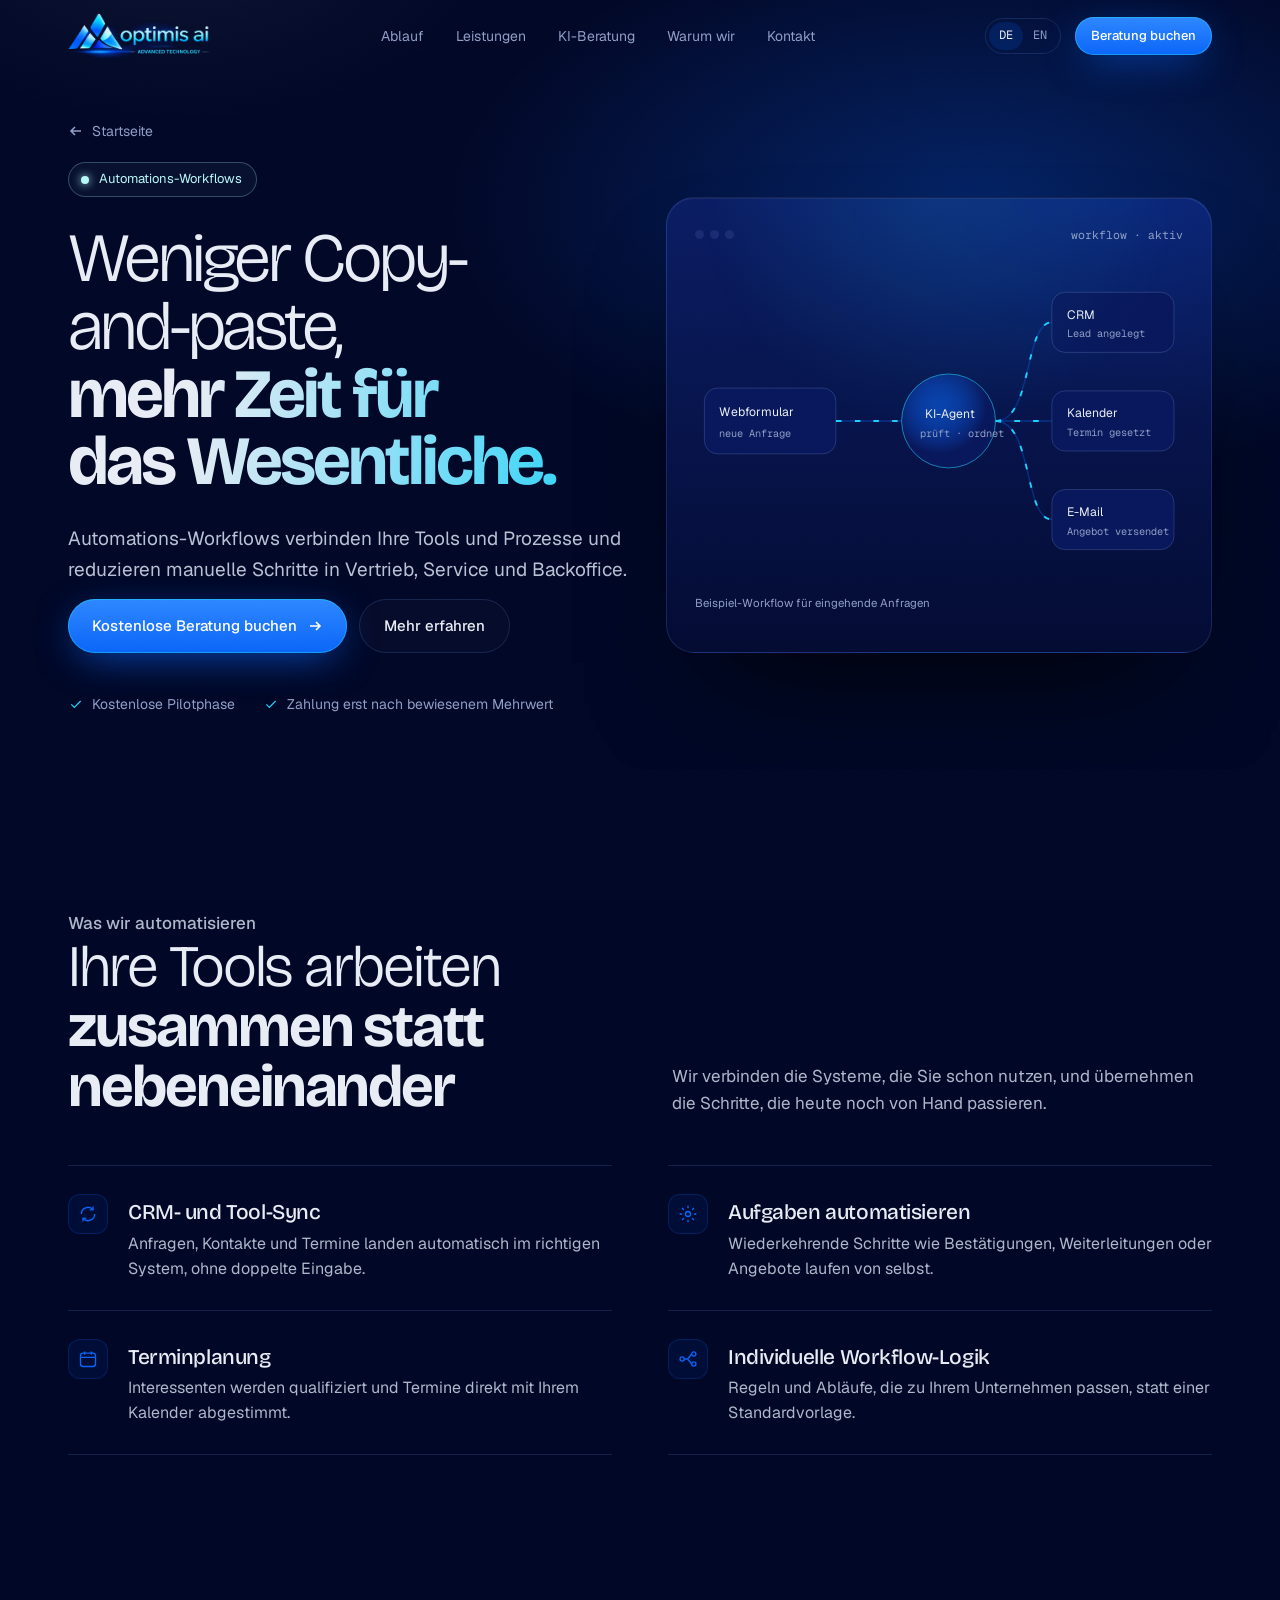
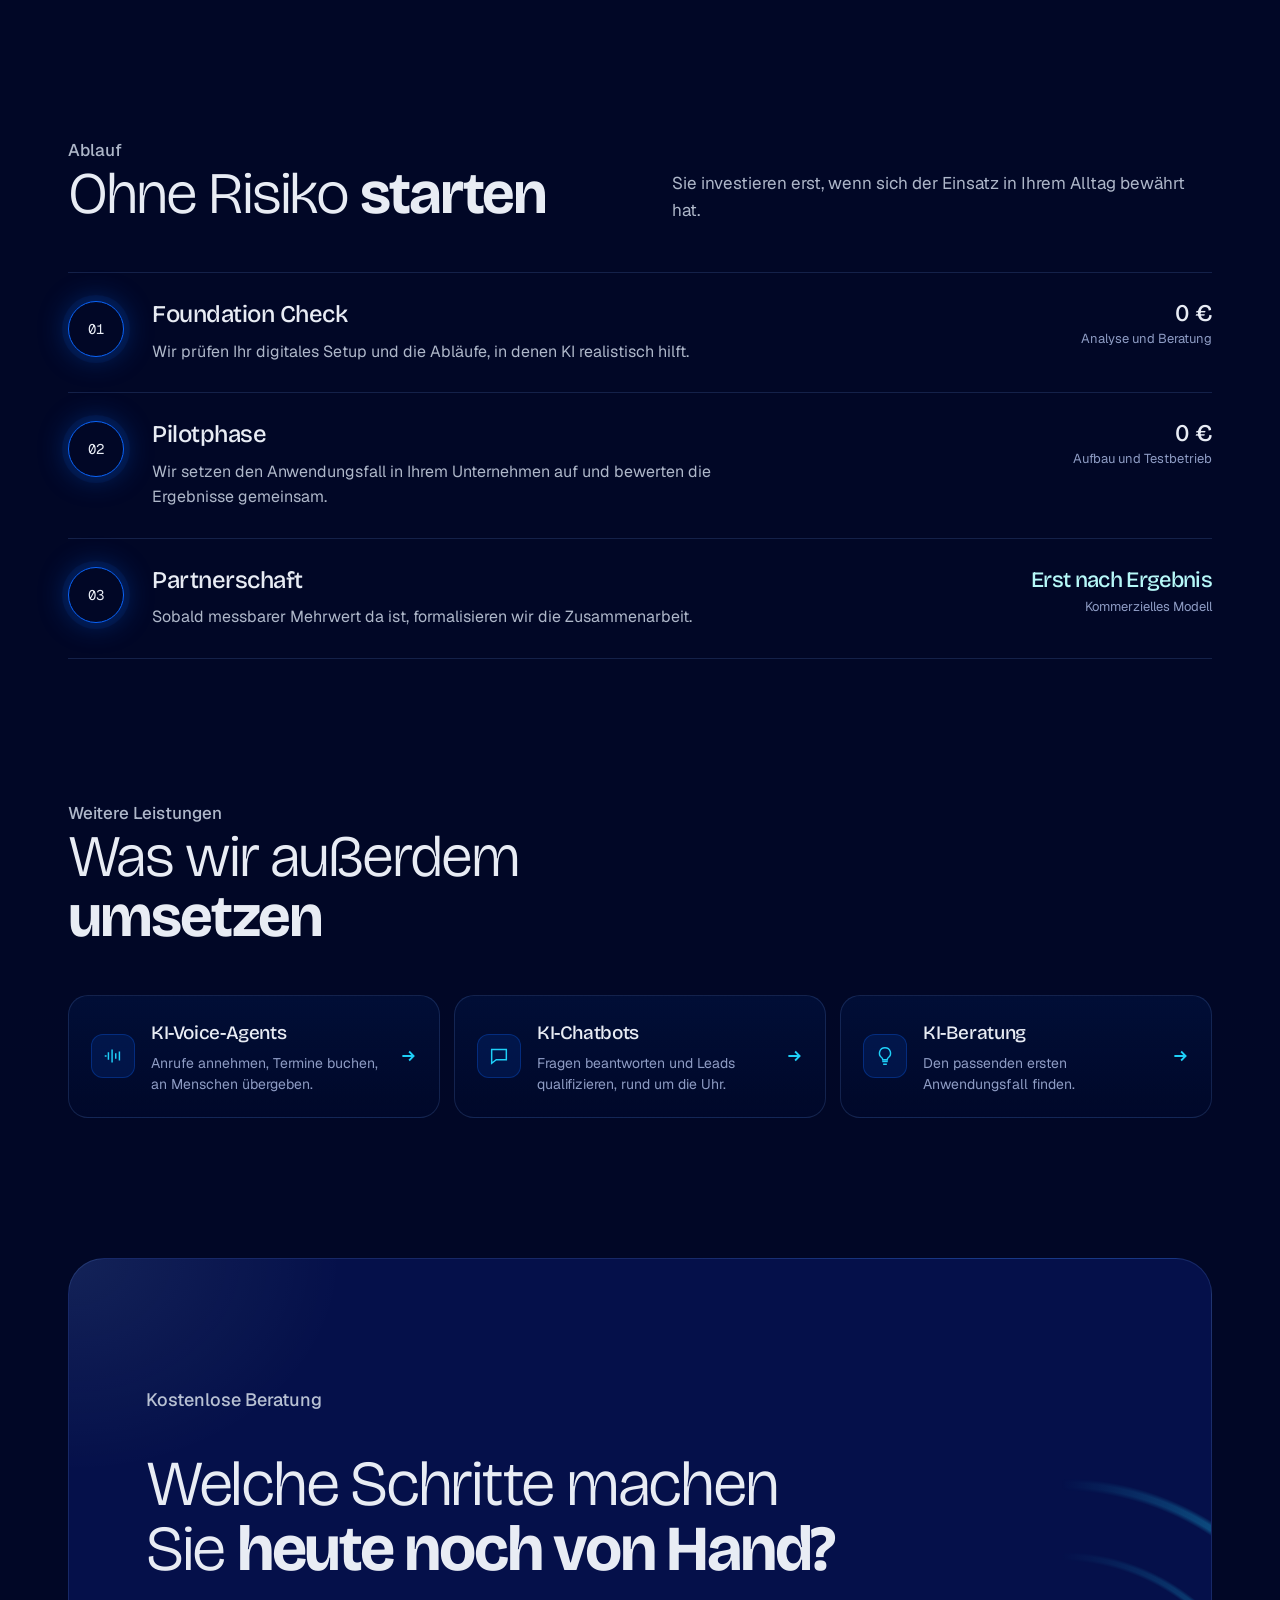
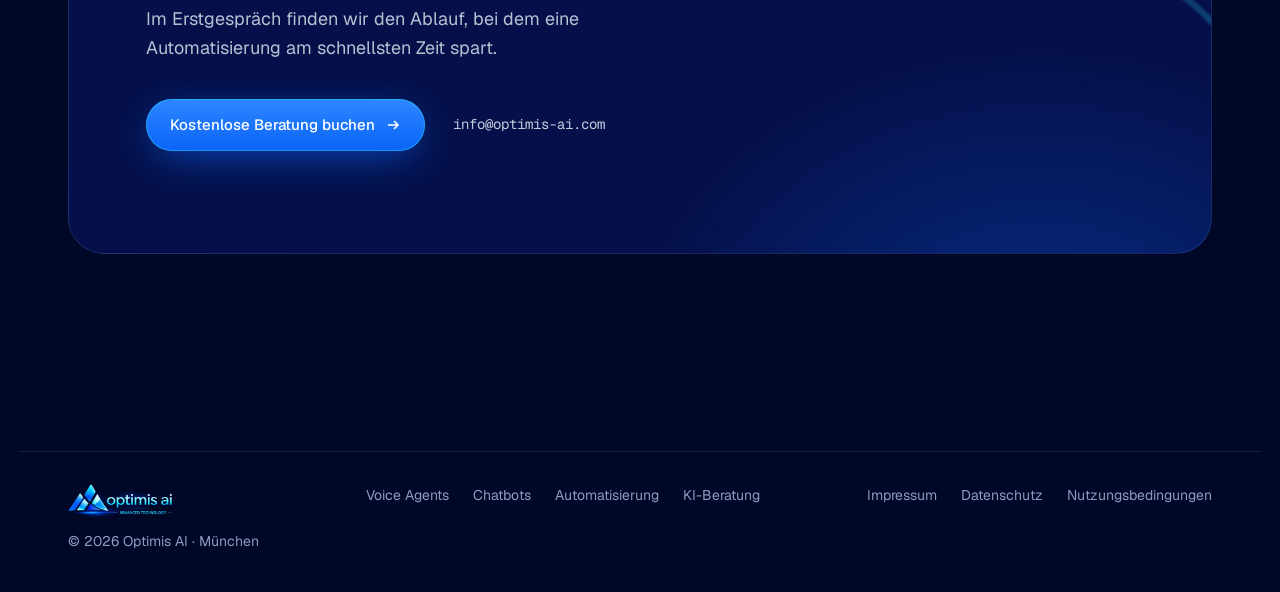
<file: automatisierung.html>
<!doctype html>
<html lang="de">
<head>
<meta charset="utf-8">
<meta name="viewport" content="width=device-width, initial-scale=1, viewport-fit=cover">
<meta name="theme-color" content="#010726">
<meta name="description" content="Automations-Workflows von Optimis AI verbinden Ihre Tools und Prozesse, synchronisieren CRM und Kalender und reduzieren manuelle Schritte in Vertrieb, Service und Backoffice.">
<link rel="canonical" href="https://www.optimis-ai.com/automatisierung">
<meta property="og:type" content="website">
<meta property="og:site_name" content="Optimis AI">
<meta property="og:locale" content="de_DE">
<meta property="og:locale:alternate" content="en_US">
<meta property="og:url" content="https://www.optimis-ai.com/automatisierung">
<meta property="og:title" content="Workflow-Automatisierung mit KI | Optimis AI">
<meta property="og:description" content="Automations-Workflows von Optimis AI verbinden Ihre Tools und Prozesse, synchronisieren CRM und Kalender und reduzieren manuelle Schritte in Vertrieb, Service und Backoffice.">
<meta property="og:image" content="https://www.optimis-ai.com/assets/og-image.jpg">
<meta property="og:image:width" content="1200">
<meta property="og:image:height" content="630">
<meta name="twitter:card" content="summary_large_image">
<meta name="twitter:title" content="Workflow-Automatisierung mit KI | Optimis AI">
<meta name="twitter:description" content="Automations-Workflows von Optimis AI verbinden Ihre Tools und Prozesse, synchronisieren CRM und Kalender und reduzieren manuelle Schritte in Vertrieb, Service und Backoffice.">
<meta name="twitter:image" content="https://www.optimis-ai.com/assets/og-image.jpg">
<link rel="icon" href="/favicon.ico" sizes="any">
<link rel="icon" type="image/png" href="/favicon-48x48.png" sizes="48x48">
<link rel="apple-touch-icon" href="/apple-touch-icon.png">
<title>Workflow-Automatisierung mit KI | Optimis AI</title>
<link rel="preload" href="assets/fonts/geist-latin-wght-normal.woff2" as="font" type="font/woff2" crossorigin>
<link rel="preload" href="assets/fonts/bricolage-grotesque-latin-opsz-normal.woff2" as="font" type="font/woff2" crossorigin>
<link rel="stylesheet" href="assets/fonts.css">
<style>
/* Layout: dark single-world page. Hero = headline left, live 3D voice orb right with call transcript.
   Then: sequence (Ablauf) with scroll-filled spine, interactive service demo stage, promise list, closing CTA. */
:root{
  color-scheme: dark;
  --ink:#010726;          /* logo navy, deepest */
  --deep:#06124A;         /* logo navy, raised */
  --line:rgba(120,170,255,.16);
  --text:#E8ECF4;
  --muted:#8E9CC4;
  --signal:#0A64F8;       /* logo electric blue */
  --glow:#1ED0F8;         /* logo cyan */
  --gold:#B6F8F8;         /* logo ice highlight */
  --f-display:"Bricolage Grotesque", "Helvetica Neue", Arial, sans-serif;
  --f-body:"Geist", "Helvetica Neue", Arial, sans-serif;
  --f-mono:"Geist Mono", ui-monospace, "SF Mono", Menlo, monospace;
  --gutter:clamp(16px, 4vw, 48px);
  --max:1240px;
}
*{box-sizing:border-box}
html{scroll-behavior:smooth}
body{
  background:var(--ink); color:var(--text);
  font-family:var(--f-body); font-size:16px; line-height:1.6;
  -webkit-font-smoothing:antialiased; overflow-x:hidden;
}
a{color:inherit}
::selection{background:var(--signal); color:var(--ink)}
:focus-visible{outline:2px solid var(--glow); outline-offset:3px; border-radius:6px}
.wrap{max-width:var(--max); margin-inline:auto; padding-inline:var(--gutter)}

/* film grain for depth */
.grain{position:fixed; inset:0; pointer-events:none; z-index:60; opacity:.07; mix-blend-mode:overlay;
  background-image:url("data:image/svg+xml;utf8,<svg xmlns='http://www.w3.org/2000/svg' width='160' height='160'><filter id='n'><feTurbulence type='fractalNoise' baseFrequency='.9' numOctaves='2' stitchTiles='stitch'/></filter><rect width='100%' height='100%' filter='url(%23n)'/></svg>");}

/* ---------- NAV ---------- */
.nav{position:fixed; top:0; left:0; right:0; z-index:50; padding-top:env(safe-area-inset-top,0px);
  transition:background .4s, border-color .4s; border-bottom:1px solid transparent}
.nav.scrolled{background:rgba(1,7,38,.72); backdrop-filter:blur(18px) saturate(1.4); -webkit-backdrop-filter:blur(18px) saturate(1.4); border-color:var(--line)}
.nav-in{display:flex; align-items:center; justify-content:space-between; gap:24px; height:72px}
.logo{display:flex; align-items:center; text-decoration:none}
.logo img{height:46px; width:auto; aspect-ratio:340/109; object-fit:contain; display:block}
.foot-logo{height:34px; width:auto; aspect-ratio:340/109; align-self:flex-start; object-fit:contain; display:block}
.nav-links{display:flex; gap:32px; font-size:14px; color:var(--muted)}
.nav-links a{text-decoration:none; transition:color .2s}
.nav-links a:hover{color:var(--text)}
.nav-right{display:flex; align-items:center; gap:14px}
.lang{display:flex; border:1px solid var(--line); border-radius:999px; padding:3px; font-size:12px; font-family:var(--f-mono)}
.lang button{all:unset; cursor:pointer; padding:4px 10px; border-radius:999px; color:var(--muted)}
.lang button[aria-pressed="true"]{background:rgba(10,100,248,.16); color:var(--text)}

.btn{display:inline-flex; align-items:center; gap:10px; text-decoration:none; font-weight:500; font-size:15px;
  border-radius:999px; padding:14px 24px; transition:transform .25s, box-shadow .3s, background .3s; cursor:pointer; border:0; font-family:inherit}
.btn-primary{background:linear-gradient(180deg,#2E86FF, var(--signal)); color:#FFFFFF;
  box-shadow:0 0 0 1px rgba(30,208,248,.5) inset, 0 10px 40px -10px rgba(10,100,248,.8)}
.btn-primary:hover{transform:translateY(-2px); box-shadow:0 0 0 1px rgba(30,208,248,.7) inset, 0 16px 50px -10px rgba(10,100,248,1)}
.btn-ghost{color:var(--text); border:1px solid var(--line); background:rgba(255,255,255,.02)}
.btn-ghost:hover{border-color:rgba(30,208,248,.4); background:rgba(10,100,248,.06)}
.btn-sm{padding:9px 16px; font-size:13px}
.btn svg{width:16px; height:16px}

/* ---------- HERO ---------- */
.hero{position:relative; padding-top:calc(120px + env(safe-area-inset-top,0px)); padding-bottom:72px; overflow:hidden}
.hero::before{content:""; position:absolute; inset:-20% -10% auto; height:900px; pointer-events:none;
  background:radial-gradient(ellipse 50% 45% at 72% 40%, rgba(10,100,248,.30), transparent 70%),
             radial-gradient(ellipse 30% 30% at 20% 10%, rgba(182,248,248,.06), transparent 70%)}
.hero-grid{position:relative; display:grid; grid-template-columns:minmax(0,1.05fr) minmax(0,1fr); gap:24px; align-items:center}
.pill{display:inline-flex; align-items:center; gap:10px; font-size:13px; color:var(--gold);
  border:1px solid rgba(182,248,248,.25); border-radius:999px; padding:6px 14px 6px 8px; background:rgba(182,248,248,.04)}
.pill i{width:8px; height:8px; border-radius:50%; background:var(--gold); box-shadow:0 0 10px var(--gold); display:block; margin-left:4px; animation:breathe 2.4s ease-in-out infinite}
@keyframes breathe{50%{opacity:.35}}
h1{font-family:var(--f-display); font-weight:300; font-size:clamp(44px, 6.4vw, 88px); line-height:.98; letter-spacing:-.045em; margin:28px 0 28px; text-wrap:balance}
h1 strong{font-weight:700; display:block;
  background:linear-gradient(100deg, var(--text) 10%, var(--glow) 45%, var(--signal) 70%, var(--text) 95%);
  background-size:220% 100%; -webkit-background-clip:text; background-clip:text; color:transparent;
  animation:sheen 9s ease-in-out infinite}
@keyframes sheen{0%,100%{background-position:100% 0}50%{background-position:0 0}}
.lede{font-size:clamp(17px,1.5vw,19px); color:#B8C1D3; max-width:34em; margin:0 0 14px}
.lede-2{font-size:15px; color:var(--muted); max-width:36em; margin:0 0 36px}
.hero-ctas{display:flex; flex-wrap:wrap; gap:12px}
.assure{display:flex; flex-wrap:wrap; gap:10px 28px; margin-top:40px; font-size:14px; color:var(--muted); list-style:none; padding:0}
.assure li{display:flex; align-items:center; gap:8px}
.assure svg{width:16px; height:16px; color:var(--glow); flex:none}

.reveal{animation:rise 1s cubic-bezier(.2,.7,.1,1) both}
.d1{animation-delay:.05s}.d2{animation-delay:.15s}.d3{animation-delay:.28s}.d4{animation-delay:.4s}.d5{animation-delay:.52s}
@keyframes rise{from{opacity:0; transform:translateY(22px); filter:blur(6px)}to{opacity:1; transform:none; filter:none}}

/* orb stage */
.stage{position:relative; aspect-ratio:1/1; max-width:100%; width:100%; min-height:0}
#orb{position:absolute; inset:-12%; width:124%; height:124%; display:block}
.orb-fallback{position:absolute; inset:18%; border-radius:50%;
  background:radial-gradient(circle at 35% 30%, #B6F8F8, var(--signal) 35%, #06124A 70%, transparent 72%);
  filter:blur(1px); box-shadow:0 0 120px rgba(10,100,248,.5)}
.call{position:absolute; left:50%; bottom:2%; transform:translateX(-50%); width:min(420px, 100%);
  background:rgba(10,16,32,.66); border:1px solid var(--line); border-radius:18px; padding:14px 16px;
  backdrop-filter:blur(14px); -webkit-backdrop-filter:blur(14px); box-shadow:0 30px 60px -30px rgba(0,0,0,.8)}
.call-head{display:flex; align-items:center; justify-content:space-between; font-family:var(--f-mono); font-size:11px; color:var(--muted); margin-bottom:8px}
.live{display:flex; align-items:center; gap:7px; color:#7DF0B4}
.live i{width:7px; height:7px; border-radius:50%; background:#7DF0B4; box-shadow:0 0 8px #7DF0B4; animation:breathe 1.2s infinite}
.call-line{min-height:3.2em; font-size:15px; line-height:1.45}
.who{font-family:var(--f-mono); font-size:11px; letter-spacing:.04em; margin-right:6px}
.who.agent{color:var(--glow)} .who.caller{color:var(--gold)}
.caret{display:inline-block; width:2px; height:1em; background:var(--glow); vertical-align:-2px; margin-left:2px; animation:breathe .8s steps(1) infinite}

/* ---------- SECTIONS ---------- */
section{position:relative}
.sec{padding-block:clamp(80px, 11vw, 150px)}
.sec-head{display:grid; grid-template-columns:minmax(0,1fr) minmax(0,1fr); gap:32px 64px; align-items:end; margin-bottom:64px}
.kicker{font-size:14px; color:var(--glow); margin:0 0 14px; font-weight:500}
h2{font-family:var(--f-display); font-weight:300; font-size:clamp(34px, 4.6vw, 60px); line-height:1.02; letter-spacing:-.035em; margin:0; text-wrap:balance}
h2 strong{font-weight:700}
.sec-head p{color:#AEB7C9; margin:0; max-width:32em; font-size:17px}
h3{font-family:var(--f-display); font-weight:500; letter-spacing:-.02em; font-size:24px; line-height:1.15; margin:0 0 10px}

/* Ablauf: real sequence */
.steps{position:relative; display:grid; gap:0}
.spine{position:absolute; left:27px; top:28px; bottom:28px; width:2px; background:var(--line); border-radius:2px}
.spine i{position:absolute; inset:0 0 auto; height:var(--p,0%); background:linear-gradient(var(--glow), var(--signal)); border-radius:2px; box-shadow:0 0 14px var(--signal)}
.step{position:relative; display:grid; grid-template-columns:56px minmax(0,1fr) auto; gap:28px; align-items:start; padding:28px 0; border-top:1px solid var(--line)}
.step:last-child{border-bottom:1px solid var(--line)}
.node{width:56px; height:56px; border-radius:50%; display:grid; place-items:center; font-family:var(--f-mono); font-size:14px;
  background:var(--ink); border:1px solid var(--line); color:var(--muted); position:relative; z-index:1; transition:all .5s}
.step.on .node{border-color:var(--signal); color:var(--text); box-shadow:0 0 0 6px rgba(10,100,248,.08), 0 0 30px rgba(10,100,248,.4)}
.step p{color:#AEB7C9; margin:0; max-width:40em}
.cost{text-align:right; min-width:150px}
.cost b{display:block; font-family:var(--f-display); font-weight:500; font-size:34px; letter-spacing:-.03em; line-height:1; font-variant-numeric:tabular-nums}
.cost span{font-size:13px; color:var(--muted)}
.step:last-child .cost b{color:var(--gold); font-size:22px; line-height:1.2}

/* Services: interactive stage */
.svc{display:grid; grid-template-columns:minmax(0,.9fr) minmax(0,1.1fr); gap:48px; align-items:stretch}
.svc-list{display:flex; flex-direction:column; gap:10px}
.svc-tab{all:unset; box-sizing:border-box; cursor:pointer; display:block; padding:24px 26px; border-radius:20px; border:1px solid transparent; transition:background .35s, border-color .35s}
.svc-tab:hover{background:rgba(255,255,255,.02)}
.svc-tab:focus-visible{outline:2px solid var(--glow)}
.svc-tab[aria-selected="true"]{background:linear-gradient(180deg, rgba(10,100,248,.09), rgba(10,100,248,.02)); border-color:rgba(10,100,248,.28)}
.svc-tab h3{display:flex; align-items:center; gap:12px; margin:0}
.svc-tab h3 svg{width:22px; height:22px; color:var(--signal); flex:none}
.svc-body{display:grid; grid-template-rows:0fr; transition:grid-template-rows .45s cubic-bezier(.2,.7,.1,1)}
.svc-tab[aria-selected="true"] .svc-body{grid-template-rows:1fr}
.svc-body > div{overflow:hidden}
.svc-body p{color:#AEB7C9; margin:12px 0 14px}
.tags{display:flex; flex-wrap:wrap; gap:8px; padding-bottom:4px}
.tags span{font-size:12.5px; padding:5px 11px; border-radius:999px; border:1px solid var(--line); color:#C6CEDD}

.demo-wrap{perspective:1400px; min-width:0}
.demo{position:relative; height:100%; min-height:460px; border-radius:28px; padding:28px;
  background:radial-gradient(120% 80% at 80% 0%, rgba(10,100,248,.16), transparent 60%), linear-gradient(180deg, #0A1C62, #030B32);
  border:1px solid var(--line); box-shadow:0 60px 120px -50px rgba(0,0,0,.9), inset 0 1px 0 rgba(255,255,255,.06);
  transform-style:preserve-3d; transition:transform .25s ease-out; overflow:hidden}
.demo::after{content:""; position:absolute; inset:0; border-radius:inherit; pointer-events:none;
  background:radial-gradient(400px circle at var(--mx,50%) var(--my,0%), rgba(30,208,248,.10), transparent 60%)}
.demo-bar{display:flex; justify-content:space-between; align-items:center; font-family:var(--f-mono); font-size:11.5px; color:var(--muted); margin-bottom:22px; transform:translateZ(30px)}
.dots{display:flex; gap:6px}.dots i{width:9px; height:9px; border-radius:50%; background:#1a2b72; display:block}
.panel{display:none; transform:translateZ(50px)}
.panel.active{display:block; animation:panelIn .5s cubic-bezier(.2,.7,.1,1)}
@keyframes panelIn{from{opacity:0; transform:translateZ(50px) translateY(12px)}to{opacity:1; transform:translateZ(50px)}}
.example{font-size:11.5px; color:var(--muted); margin-top:18px}
.example a{color:var(--glow)}

/* chat */
.chat{display:flex; flex-direction:column; gap:12px}
.bub{max-width:82%; padding:12px 16px; border-radius:18px; font-size:14.5px; line-height:1.45}
.bub.user{align-self:flex-end; background:#12236E; border-bottom-right-radius:6px}
.bub.bot{align-self:flex-start; background:rgba(10,100,248,.12); border:1px solid rgba(10,100,248,.25); border-bottom-left-radius:6px}
.chip-ok{align-self:flex-start; display:inline-flex; gap:8px; align-items:center; font-size:12.5px; color:#7DF0B4; border:1px solid rgba(125,240,180,.3); background:rgba(125,240,180,.06); padding:6px 12px; border-radius:999px}
.chip-ok svg{width:14px; height:14px}
.typing{align-self:flex-start; display:flex; gap:4px; padding:14px 16px; background:rgba(10,100,248,.08); border-radius:18px}
.typing i{width:6px; height:6px; border-radius:50%; background:var(--glow); animation:bounce 1s infinite}
.typing i:nth-child(2){animation-delay:.15s}.typing i:nth-child(3){animation-delay:.3s}
@keyframes bounce{0%,60%,100%{transform:none; opacity:.4}30%{transform:translateY(-4px); opacity:1}}

/* voice */
.wave{display:flex; align-items:center; justify-content:center; gap:4px; height:120px; margin:6px 0 22px}
.wave i{width:5px; border-radius:3px; background:linear-gradient(var(--glow), var(--signal)); height:12%; transition:height .09s}
.flow{list-style:none; padding:0; margin:0; display:grid; gap:10px}
.flow li{display:grid; grid-template-columns:56px minmax(0,1fr) auto; align-items:center; gap:12px; padding:12px 14px; border-radius:14px; background:rgba(255,255,255,.025); border:1px solid var(--line); font-size:14px}
.flow time{font-family:var(--f-mono); font-size:12px; color:var(--muted); font-variant-numeric:tabular-nums}
.flow em{font-style:normal; font-size:12px; color:var(--glow)}

/* workflow graph */
.graph{width:100%; height:auto; display:block}
.graph .edge{fill:none; stroke:rgba(10,100,248,.35); stroke-width:1.5}
.graph .flowline{fill:none; stroke:var(--glow); stroke-width:2; stroke-dasharray:6 14; animation:dash 1.6s linear infinite}
@keyframes dash{to{stroke-dashoffset:-40}}
.graph .box{fill:#08175A; stroke:rgba(150,180,255,.22)}
.graph .core{fill:url(#coreGrad); stroke:rgba(30,208,248,.6)}
.graph text{fill:var(--text); font-family:var(--f-body); font-size:13px}
.graph .sub{fill:var(--muted); font-size:11px; font-family:var(--f-mono)}

/* Warum */
.why{display:grid; grid-template-columns:minmax(0,.85fr) minmax(0,1.15fr); gap:64px}
.why-quote{position:sticky; top:120px; align-self:start}
.why-quote p{color:#AEB7C9; font-size:17px; max-width:28em; margin:24px 0 0}
.promises{list-style:none; margin:0; padding:0}
.promises li{display:grid; grid-template-columns:40px minmax(0,1fr); gap:20px; padding:28px 0; border-top:1px solid var(--line); transition:background .3s}
.promises li:last-child{border-bottom:1px solid var(--line)}
.promises .ic{width:40px; height:40px; border-radius:12px; display:grid; place-items:center; background:rgba(10,100,248,.08); border:1px solid rgba(10,100,248,.2); color:var(--signal)}
.promises .ic svg{width:20px; height:20px}
.promises h3{font-size:21px; margin:6px 0 6px}
.promises p{margin:0; color:#AEB7C9}

/* CTA */
.cta{position:relative; overflow:hidden; border-radius:36px; padding:clamp(48px,8vw,110px) clamp(24px,6vw,90px);
  background:radial-gradient(60% 90% at 85% 120%, rgba(10,100,248,.35), transparent 60%),
             radial-gradient(40% 60% at 0% 0%, rgba(182,248,248,.08), transparent 60%), #05104A;
  border:1px solid var(--line)}
.cta-ring{position:absolute; right:-160px; bottom:-220px; width:620px; height:620px; border-radius:50%; pointer-events:none;
  background:conic-gradient(from 0deg, transparent, rgba(30,208,248,.5), transparent 30%, rgba(10,100,248,.35), transparent 70%);
  -webkit-mask:radial-gradient(circle, transparent 62%, #000 63%, #000 64%, transparent 65%);
          mask:radial-gradient(circle, transparent 62%, #000 63%, #000 64%, transparent 65%);
  animation:spin 14s linear infinite}
.cta-ring.r2{width:460px; height:460px; right:-80px; bottom:-140px; animation-duration:22s; animation-direction:reverse; opacity:.6}
@keyframes spin{to{transform:rotate(360deg)}}
.cta h2{max-width:14em; font-size:clamp(36px,5vw,68px)}
.cta p{color:#B8C1D3; font-size:18px; max-width:30em; margin:24px 0 36px}
.cta-row{display:flex; flex-wrap:wrap; gap:14px 28px; align-items:center; position:relative}
.mail{display:flex; align-items:center; gap:10px; font-family:var(--f-mono); font-size:14px; color:#C6CEDD}
.mail span{user-select:all}
.copy{all:unset; cursor:pointer; font-family:var(--f-body); font-size:12px; color:var(--muted); border:1px solid var(--line); padding:4px 10px; border-radius:999px}
.copy:hover{color:var(--text)}

footer{padding-block:56px 40px; color:var(--muted); font-size:14px}
.foot{display:flex; flex-wrap:wrap; justify-content:space-between; gap:24px; border-top:1px solid var(--line); padding-top:32px}
.foot nav{display:flex; flex-wrap:wrap; gap:10px 24px}
.foot a{text-decoration:none}
.svc-more{display:flex; flex-wrap:wrap; gap:10px; margin-top:28px}
.svc-more a{display:inline-flex; align-items:center; gap:8px; font-size:14px; text-decoration:none; color:var(--text); border:1px solid var(--line); border-radius:999px; padding:9px 16px; transition:border-color .2s, background .2s}
.svc-more a:hover{border-color:rgba(30,208,248,.45); background:rgba(10,100,248,.08)}
.svc-more svg{width:14px; height:14px; color:var(--glow)}.foot a:hover{color:var(--text)}

/* ---------- RESPONSIVE ---------- */
@media (max-width: 980px){
  .nav-links{display:none}
  .hero-grid{grid-template-columns:minmax(0,1fr)}
  .stage{max-width:520px; margin:8px auto 0}
  .sec-head,.svc,.why{grid-template-columns:minmax(0,1fr)}
  .why-quote{position:static}
  .demo{min-height:420px}
}
@media (max-width: 620px){
  .nav-right .btn{display:none}
  .step{grid-template-columns:56px minmax(0,1fr); gap:18px}
  .cost{grid-column:2; text-align:left}
  .demo{padding:20px; border-radius:22px}
  .bub{max-width:92%}
  .flow li{grid-template-columns:48px minmax(0,1fr)}
  .flow em{grid-column:2}
}
@media (prefers-reduced-motion: reduce){
  *,*::before,*::after{animation:none!important; transition:none!important}
  html{scroll-behavior:auto}
}
</style>
<style>
.sp-hero{padding-bottom:40px}
.sp-hero .back{display:flex; width:fit-content; align-items:center; gap:8px; color:var(--muted); text-decoration:none; font-size:14px; margin-bottom:20px}
.sp-hero .back:hover{color:var(--text)}
.sp-hero .back svg{width:16px; height:16px}
.sp-hero h1{font-size:clamp(40px,5.4vw,74px)}
.sp-visual{min-width:0}
.sp-demo{min-height:0; height:auto}
.sp-demo .flow, .sp-demo .chat, .sp-demo .graph{transform:none}
.sp-wave{height:96px; margin:4px 0 18px}
.sp-sec .sec-head{margin-bottom:48px}
.sp-list{display:grid; grid-template-columns:repeat(2,minmax(0,1fr)); column-gap:56px}
.sp-list li:nth-last-child(2){border-bottom:1px solid var(--line)}
.sp-steps .step:first-child{border-top:1px solid var(--line)}
.sp-steps .cost b{font-size:24px}
.sp-steps .cost span:empty{display:none}
.rel-grid{display:grid; grid-template-columns:repeat(3,minmax(0,1fr)); gap:14px}
.rel{display:grid; grid-template-columns:44px minmax(0,1fr) 18px; gap:16px; align-items:center; padding:22px; border-radius:20px; text-decoration:none;
  border:1px solid var(--line); background:linear-gradient(180deg, rgba(10,100,248,.08), rgba(10,100,248,.02)); transition:border-color .25s, transform .25s}
.rel:hover{border-color:rgba(30,208,248,.45); transform:translateY(-2px)}
.rel .ic{width:44px; height:44px; border-radius:12px; display:grid; place-items:center; background:rgba(10,100,248,.12); border:1px solid rgba(10,100,248,.3); color:var(--glow)}
.rel .ic svg{width:22px; height:22px}
.rel strong{display:block; font-family:var(--f-display); font-weight:500; font-size:19px; letter-spacing:-.02em; color:var(--text)}
.rel small{display:block; color:var(--muted); font-size:14px; line-height:1.5; margin-top:4px}
.rel > svg{width:18px; height:18px; color:var(--glow)}
.tryit{display:flex; flex-wrap:wrap; align-items:center; gap:20px 28px; padding:28px 32px; border-radius:24px; border:1px solid rgba(30,208,248,.3);
  background:radial-gradient(80% 140% at 0% 0%, rgba(30,208,248,.14), transparent 60%), var(--deep)}
.tryit > svg{width:40px; height:40px; color:var(--glow); flex:none}
.tryit > div{flex:1; min-width:220px}
.tryit h3{margin:0 0 4px}
.tryit p{margin:0; color:#AEB7C9}
.kb-card h3{font-size:22px; margin:6px 0 16px}
.kb-list{list-style:none; padding:0; margin:0 0 22px; display:grid; gap:14px}
.kb-list li{display:grid; grid-template-columns:22px minmax(0,1fr); gap:12px; color:#C6CEDD; line-height:1.55}
.kb-list svg{width:20px; height:20px; color:var(--glow); margin-top:2px}
.kb-tags{display:flex; flex-wrap:wrap; gap:8px}
.kb-tags span{font-size:12.5px; padding:6px 12px; border-radius:999px; border:1px solid var(--line); color:#C6CEDD}
.lead-wrap{display:grid; grid-template-columns:minmax(0,.9fr) minmax(0,1.1fr); gap:56px; align-items:start; padding:clamp(28px,5vw,56px); border-radius:32px;
  border:1px solid var(--line); background:radial-gradient(60% 90% at 100% 0%, rgba(10,100,248,.22), transparent 60%), #05104A}
.lead-intro p{color:#AEB7C9}
.lead-intro h2{margin:0 0 18px}
.lead-alt-h{margin:28px 0 12px; font-weight:500; color:var(--text)!important}
.lead-form{display:grid; gap:16px}
.fld-row{display:grid; grid-template-columns:repeat(2,minmax(0,1fr)); gap:16px}
.fld{display:grid; gap:6px; min-width:0}
.fld label{font-size:13.5px; color:#C6CEDD}
.fld input,.fld select,.fld textarea{font:inherit; font-size:15px; color:var(--text); background:rgba(1,7,38,.65); border:1px solid rgba(120,170,255,.22);
  border-radius:12px; padding:12px 14px; outline:none; width:100%; min-width:0}
.fld textarea{resize:vertical}
.fld select{appearance:none; background-image:linear-gradient(45deg,transparent 50%,#8E9CC4 50%),linear-gradient(135deg,#8E9CC4 50%,transparent 50%);
  background-position:calc(100% - 20px) 50%,calc(100% - 14px) 50%; background-size:6px 6px; background-repeat:no-repeat}
.fld input:focus,.fld select:focus,.fld textarea:focus{border-color:var(--glow)}
.fld input[aria-invalid="true"],.fld select[aria-invalid="true"]{border-color:#FF8A8A}
.form-note{font-size:12.5px; color:var(--muted); margin:0}
.form-note a{color:var(--glow)}
.form-msg{margin:0; font-size:14px; min-height:0}
.form-msg.ok{color:#7DF0B4} .form-msg.err{color:#FF9C9C}
.lead-form .btn{justify-self:start}
.lead-form .btn[disabled]{opacity:.6; cursor:wait}
.nav-links a[aria-current="page"]{color:var(--text)}
.foot nav.foot-svc a{white-space:nowrap}
@media (max-width:980px){
  .sp-list{grid-template-columns:minmax(0,1fr)}
  .sp-list li:nth-last-child(2){border-bottom:0}
  .rel-grid{grid-template-columns:minmax(0,1fr)}
  .lead-wrap{grid-template-columns:minmax(0,1fr)}
  .sp-visual{max-width:560px}
}
@media (max-width:620px){ .fld-row{grid-template-columns:minmax(0,1fr)} }
</style>
<style>body{margin:0} img{max-width:100%} [hidden]{display:none!important}</style>
</head>
<body>
<div class="grain" aria-hidden="true"></div>
<header class="nav" id="nav">
  <div class="wrap nav-in">
    <a class="logo" href="index.html" aria-label="Optimis AI Startseite" data-aria-en="Optimis AI home"><img id="logoImg" src="assets/logo.webp" alt="Optimis AI – Advanced Technology" width="143" height="46"></a>
    <nav class="nav-links" aria-label="Hauptnavigation"><a href="index.html#ablauf" data-en="Process">Ablauf</a><a href="index.html#leistungen" data-en="Services">Leistungen</a><a href="ki-beratung.html" data-en="AI consulting">KI-Beratung</a><a href="index.html#warum" data-en="Why us">Warum wir</a><a href="index.html#kontakt" data-en="Contact">Kontakt</a></nav>
    <div class="nav-right">
      <div class="lang" role="group" aria-label="Sprache"><button aria-pressed="true">DE</button><button aria-pressed="false">EN</button></div>
      <a class="btn btn-primary btn-sm" href="mailto:info@optimis-ai.com?subject=Kostenlose%20Beratung" data-booking><span data-en="Book a call">Beratung buchen</span></a>
    </div>
  </div>
</header>
<main>
<section class="hero sp-hero"><div class="wrap hero-grid"><div><a class="back" href="index.html"><svg viewBox="0 0 16 16" fill="none" stroke="currentColor" stroke-width="1.6" aria-hidden="true"><path d="M13 8H3M7 4L3 8l4 4"/></svg><span data-en="Home page">Startseite</span></a><span class="pill" data-en-html="&lt;i&gt;&lt;/i&gt;Automation workflows"><i></i>Automations-Workflows</span><h1 data-en-html="Less copy and paste, &lt;strong&gt;more time for what matters.&lt;/strong&gt;">Weniger Copy-and-paste, <strong>mehr Zeit für das Wesentliche.</strong></h1><p class="lede" data-en="Automation workflows connect your tools and processes and cut manual steps in sales, service and back office.">Automations-Workflows verbinden Ihre Tools und Prozesse und reduzieren manuelle Schritte in Vertrieb, Service und Backoffice.</p><div class="hero-ctas"><a class="btn btn-primary" href="mailto:info@optimis-ai.com?subject=Kostenlose%20Beratung" data-booking><span data-en="Book a free consultation">Kostenlose Beratung buchen</span><svg viewBox="0 0 16 16" fill="none" stroke="currentColor" stroke-width="1.6" aria-hidden="true"><path d="M3 8h10M9 4l4 4-4 4"/></svg></a><a class="btn btn-ghost" href="#leistung"><span data-en="Learn more">Mehr erfahren</span></a></div><ul class="assure"><li><svg viewBox="0 0 24 24" fill="none" stroke="currentColor" stroke-width="1.8" aria-hidden="true"><path d="M5 12.5l4.5 4.5L19 7.5"/></svg><span data-en="Free pilot phase">Kostenlose Pilotphase</span></li><li><svg viewBox="0 0 24 24" fill="none" stroke="currentColor" stroke-width="1.8" aria-hidden="true"><path d="M5 12.5l4.5 4.5L19 7.5"/></svg><span data-en="Pay only after proven value">Zahlung erst nach bewiesenem Mehrwert</span></li></ul></div><div class="sp-visual"><div class="demo sp-demo"><div class="demo-bar"><div class="dots"><i></i><i></i><i></i></div><span data-en="workflow · active">workflow · aktiv</span></div><svg class="graph" viewBox="0 0 520 330" role="img" aria-label="Workflow: Anfrage geht an den KI-Agent, der CRM, Kalender und E-Mail aktualisiert" data-aria-en="Workflow: an inquiry goes to the AI agent, which updates CRM, calendar and email">
                <defs><radialGradient id="coreGrad" cx="40%" cy="35%"><stop offset="0" stop-color="#0A64F8" stop-opacity=".55"/><stop offset="1" stop-color="#08175A"/></radialGradient></defs>
                <path class="edge" d="M150 165 C 190 165, 190 165, 220 165"/>
                <path class="edge" d="M320 165 C 360 165, 350 60, 380 60"/>
                <path class="edge" d="M320 165 L 380 165"/>
                <path class="edge" d="M320 165 C 360 165, 350 270, 380 270"/>
                <path class="flowline" d="M150 165 C 190 165, 190 165, 220 165"/>
                <path class="flowline" d="M320 165 C 360 165, 350 60, 380 60" style="animation-delay:.3s"/>
                <path class="flowline" d="M320 165 L 380 165" style="animation-delay:.5s"/>
                <path class="flowline" d="M320 165 C 360 165, 350 270, 380 270" style="animation-delay:.7s"/>
                <rect class="box" x="10" y="130" width="140" height="70" rx="14"/>
                <text x="26" y="160" data-en="Web form">Webformular</text><text class="sub" x="26" y="182" data-en="new inquiry">neue Anfrage</text>
                <rect class="core" x="220" y="115" width="100" height="100" rx="50"/>
                <text x="245" y="162" data-en="AI agent">KI-Agent</text><text class="sub" x="240" y="182" data-en="checks · routes">prüft · ordnet</text>
                <rect class="box" x="380" y="28" width="130" height="64" rx="14"/>
                <text x="396" y="56">CRM</text><text class="sub" x="396" y="76" data-en="lead created">Lead angelegt</text>
                <rect class="box" x="380" y="133" width="130" height="64" rx="14"/>
                <text x="396" y="161" data-en="Calendar">Kalender</text><text class="sub" x="396" y="181" data-en="meeting set">Termin gesetzt</text>
                <rect class="box" x="380" y="238" width="130" height="64" rx="14"/>
                <text x="396" y="266" data-en="Email">E-Mail</text><text class="sub" x="396" y="286" data-en="quote sent">Angebot versendet</text>
              </svg><p class="example" data-en="Sample workflow for incoming inquiries">Beispiel-Workflow für eingehende Anfragen</p></div></div></div></section><section class="sec sp-sec" id="leistung"><div class="wrap"><div class="sec-head"><div><p class="kicker" data-en="What we automate">Was wir automatisieren</p><h2 data-en-html="Your tools work &lt;strong&gt;together, not side by side&lt;/strong&gt;">Ihre Tools arbeiten <strong>zusammen statt nebeneinander</strong></h2></div><p data-en="We connect the systems you already use and take over the steps that are still done by hand today.">Wir verbinden die Systeme, die Sie schon nutzen, und übernehmen die Schritte, die heute noch von Hand passieren.</p></div><ul class="promises sp-list"><li><span class="ic"><svg viewBox="0 0 24 24" fill="none" stroke="currentColor" stroke-width="1.6" aria-hidden="true"><path d="M4 12a8 8 0 0 1 14-5.3M20 12a8 8 0 0 1-14 5.3"/><path d="M18 3v4h-4M6 21v-4h4"/></svg></span><div><h3 data-en="CRM and tool sync">CRM- und Tool-Sync</h3><p data-en="Enquiries, contacts and appointments land in the right system automatically, without double entry.">Anfragen, Kontakte und Termine landen automatisch im richtigen System, ohne doppelte Eingabe.</p></div></li><li><span class="ic"><svg viewBox="0 0 24 24" fill="none" stroke="currentColor" stroke-width="1.6" aria-hidden="true"><circle cx="12" cy="12" r="3"/><path d="M12 2v3M12 19v3M2 12h3M19 12h3M4.9 4.9l2.1 2.1M17 17l2.1 2.1M4.9 19.1L7 17M17 7l2.1-2.1"/></svg></span><div><h3 data-en="Task automation">Aufgaben automatisieren</h3><p data-en="Recurring steps such as confirmations, forwarding or quotes run on their own.">Wiederkehrende Schritte wie Bestätigungen, Weiterleitungen oder Angebote laufen von selbst.</p></div></li><li><span class="ic"><svg viewBox="0 0 24 24" fill="none" stroke="currentColor" stroke-width="1.6" aria-hidden="true"><rect x="3" y="5" width="18" height="16" rx="3"/><path d="M3 10h18M8 3v4M16 3v4"/></svg></span><div><h3 data-en="Scheduling">Terminplanung</h3><p data-en="Prospects are qualified and appointments are matched directly with your calendar.">Interessenten werden qualifiziert und Termine direkt mit Ihrem Kalender abgestimmt.</p></div></li><li><span class="ic"><svg viewBox="0 0 24 24" fill="none" stroke="currentColor" stroke-width="1.6" aria-hidden="true"><circle cx="5" cy="12" r="2.5"/><circle cx="19" cy="6" r="2.5"/><circle cx="19" cy="18" r="2.5"/><path d="M7.5 12h4l5-6M11.5 12l5 6"/></svg></span><div><h3 data-en="Custom workflow logic">Individuelle Workflow-Logik</h3><p data-en="Rules and processes that fit your business instead of a standard template.">Regeln und Abläufe, die zu Ihrem Unternehmen passen, statt einer Standardvorlage.</p></div></li></ul></div></section><section class="sec sp-sec"><div class="wrap"><div class="sec-head"><div><p class="kicker" data-en="Process">Ablauf</p><h2 data-en-html="Start &lt;strong&gt;without risk&lt;/strong&gt;">Ohne Risiko <strong>starten</strong></h2></div><p data-en="You only invest once it has proven itself in your day-to-day work.">Sie investieren erst, wenn sich der Einsatz in Ihrem Alltag bewährt hat.</p></div><div class="steps sp-steps"><article class="step on"><div class="node">01</div><div><h3 data-en="Foundation check">Foundation Check</h3><p data-en="We review your digital setup and the processes where AI can realistically help.">Wir prüfen Ihr digitales Setup und die Abläufe, in denen KI realistisch hilft.</p></div><div class="cost"><b data-en="€0">0 €</b><span data-en="Analysis and consulting">Analyse und Beratung</span></div></article><article class="step on"><div class="node">02</div><div><h3 data-en="Pilot phase">Pilotphase</h3><p data-en="We set up the use case in your business and evaluate the results together.">Wir setzen den Anwendungsfall in Ihrem Unternehmen auf und bewerten die Ergebnisse gemeinsam.</p></div><div class="cost"><b data-en="€0">0 €</b><span data-en="Setup and test run">Aufbau und Testbetrieb</span></div></article><article class="step on"><div class="node">03</div><div><h3 data-en="Partnership">Partnerschaft</h3><p data-en="Once there is measurable value, we formalise the partnership.">Sobald messbarer Mehrwert da ist, formalisieren wir die Zusammenarbeit.</p></div><div class="cost"><b data-en="Only after results">Erst nach Ergebnis</b><span data-en="Commercial model">Kommerzielles Modell</span></div></article></div></div></section><section class="sec sp-sec" style="padding-top:0"><div class="wrap"><div class="sec-head"><div><p class="kicker" data-en="More services">Weitere Leistungen</p><h2 data-en-html="What else &lt;strong&gt;we build&lt;/strong&gt;">Was wir außerdem <strong>umsetzen</strong></h2></div></div><div class="rel-grid"><a class="rel" href="voice-agents.html"><span class="ic"><svg viewBox="0 0 24 24" fill="none" stroke="currentColor" stroke-width="1.6" aria-hidden="true"><path d="M3 12h2M7 8v8M11 5v14M15 9v6M19 7v10"/></svg></span><span><strong data-en="AI voice agents">KI-Voice-Agents</strong><small data-en="Answer calls, book appointments, hand over to people.">Anrufe annehmen, Termine buchen, an Menschen übergeben.</small></span><svg viewBox="0 0 16 16" fill="none" stroke="currentColor" stroke-width="1.6" aria-hidden="true"><path d="M3 8h10M9 4l4 4-4 4"/></svg></a><a class="rel" href="chatbots.html"><span class="ic"><svg viewBox="0 0 24 24" fill="none" stroke="currentColor" stroke-width="1.6" aria-hidden="true"><path d="M4 5h16v11H9l-5 4z"/></svg></span><span><strong data-en="AI chatbots">KI-Chatbots</strong><small data-en="Answer questions and qualify leads around the clock.">Fragen beantworten und Leads qualifizieren, rund um die Uhr.</small></span><svg viewBox="0 0 16 16" fill="none" stroke="currentColor" stroke-width="1.6" aria-hidden="true"><path d="M3 8h10M9 4l4 4-4 4"/></svg></a><a class="rel" href="ki-beratung.html"><span class="ic"><svg viewBox="0 0 24 24" fill="none" stroke="currentColor" stroke-width="1.6" aria-hidden="true"><path d="M9 18h6M10 21h4M12 3a6 6 0 0 0-3.5 10.9c.6.5 1 1.2 1 2.1h5c0-.9.4-1.6 1-2.1A6 6 0 0 0 12 3z"/></svg></span><span><strong data-en="AI consulting">KI-Beratung</strong><small data-en="Find the right first use case.">Den passenden ersten Anwendungsfall finden.</small></span><svg viewBox="0 0 16 16" fill="none" stroke="currentColor" stroke-width="1.6" aria-hidden="true"><path d="M3 8h10M9 4l4 4-4 4"/></svg></a></div></div></section><section class="sec" style="padding-top:0"><div class="wrap"><div class="cta"><div class="cta-ring" aria-hidden="true"></div><div class="cta-ring r2" aria-hidden="true"></div><p class="kicker" data-en="Free consultation">Kostenlose Beratung</p><h2 data-en-html="Which steps do you &lt;strong&gt;still do by hand?&lt;/strong&gt;">Welche Schritte machen Sie <strong>heute noch von Hand?</strong></h2><p data-en="In the first call we find the process where automation saves time fastest.">Im Erstgespräch finden wir den Ablauf, bei dem eine Automatisierung am schnellsten Zeit spart.</p><div class="cta-row"><a class="btn btn-primary" href="mailto:info@optimis-ai.com?subject=Kostenlose%20Beratung" data-booking><span data-en="Book a free consultation">Kostenlose Beratung buchen</span><svg viewBox="0 0 16 16" fill="none" stroke="currentColor" stroke-width="1.6" aria-hidden="true"><path d="M3 8h10M9 4l4 4-4 4"/></svg></a><div class="mail"><span>info@optimis-ai.com</span></div></div></div></div></section>
</main>
<footer>
  <div class="wrap foot">
    <div style="display:flex;flex-direction:column;gap:12px"><img class="foot-logo" id="footLogo" alt="Optimis AI" width="106" height="34"><span data-en="© 2026 Optimis AI · Munich">© 2026 Optimis AI · München</span></div>
    <nav class="foot-svc" aria-label="Leistungen"><a href="voice-agents.html" data-en="Voice agents">Voice Agents</a><a href="chatbots.html" data-en="Chatbots">Chatbots</a><a href="automatisierung.html" data-en="Automation">Automatisierung</a><a href="ki-beratung.html" data-en="AI consulting">KI-Beratung</a></nav>
    <nav aria-label="Rechtliches"><a href="impressum.html" data-en="Legal notice">Impressum</a><a href="datenschutz.html" data-en="Privacy policy">Datenschutz</a><a href="nutzungsbedingungen.html" data-en="Terms of service">Nutzungsbedingungen</a></nav>
  </div>
</footer>
<script>
(function(){
  document.getElementById('footLogo').src = document.getElementById('logoImg').src;
  var nav = document.getElementById('nav');
  var onScroll = function(){ nav.classList.toggle('scrolled', scrollY > 20); };
  addEventListener('scroll', onScroll, {passive:true}); onScroll();
  var TITLE = {"de": "Workflow-Automatisierung mit KI | Optimis AI", "en": "Workflow automation with AI | Optimis AI"};
  var txt = [].slice.call(document.querySelectorAll('[data-en]'));
  txt.forEach(function(e){ if (!e.hasAttribute('data-de')) e.setAttribute('data-de', e.textContent); });
  var htm = [].slice.call(document.querySelectorAll('[data-en-html]'));
  htm.forEach(function(e){ e._de = e.innerHTML; });
  var aria = [].slice.call(document.querySelectorAll('[data-aria-en]'));
  aria.forEach(function(e){ e._de = e.getAttribute('aria-label'); });
  function setLang(l){
    document.documentElement.lang = l;
    document.title = TITLE[l];
    txt.forEach(function(e){ e.textContent = e.getAttribute('data-' + l); });
    htm.forEach(function(e){ e.innerHTML = l === 'en' ? e.getAttribute('data-en-html') : e._de; });
    aria.forEach(function(e){ e.setAttribute('aria-label', l === 'en' ? e.getAttribute('data-aria-en') : e._de); });
    document.querySelectorAll('.lang button').forEach(function(b){ b.setAttribute('aria-pressed', String(b.textContent.trim().toLowerCase() === l)); });
    try { localStorage.setItem('optimis-lang', l); } catch (e) {}
  }
  document.querySelectorAll('.lang button').forEach(function(b){ b.addEventListener('click', function(){ setLang(b.textContent.trim().toLowerCase()); }); });
  var saved = null; try { saved = localStorage.getItem('optimis-lang'); } catch (e) {}
  if (location.hash === '#en') saved = 'en';
  if (saved === 'en') setLang('en');

  /* Chat-Widget aus Buttons öffnen */
  document.addEventListener('click', function(ev){
    var b = ev.target.closest('[data-open-chat]'); if (!b) return;
    var host = document.getElementById('optimis-chat'); var fab = host && (host.shadowRoot || host).querySelector('.fab');
    if (fab && fab.getAttribute('aria-expanded') !== 'true') fab.click();
  });

  /* Anfrageformular (KI-Beratung) */
  var form = document.getElementById('leadForm');
  if (form) {
    var msg = document.getElementById('formMsg'), btn = document.getElementById('formBtn');
    var M = {
      de:{missing:'Bitte füllen Sie die markierten Felder aus.', email:'Bitte prüfen Sie die E-Mail-Adresse.', sending:'Wird gesendet …', ok:'Danke! Ihre Anfrage ist angekommen. Wir melden uns in Kürze.', err:'Das Senden hat gerade nicht funktioniert. Bitte versuchen Sie es erneut oder schreiben Sie an info@optimis-ai.com.'},
      en:{missing:'Please fill in the highlighted fields.', email:'Please check the email address.', sending:'Sending …', ok:'Thank you! Your request has arrived. We will get back to you shortly.', err:'Sending did not work just now. Please try again or write to info@optimis-ai.com.'}
    };
    var L = function(){ return document.documentElement.lang === 'en' ? 'en' : 'de'; };
    form.addEventListener('submit', function(ev){
      ev.preventDefault();
      var bad = [];
      ['firstName','lastName','email','company','interest'].forEach(function(n){
        var f = form.elements[n]; var v = (f.value || '').trim(); var invalid = !v;
        f.setAttribute('aria-invalid', String(invalid)); if (invalid) bad.push(f);
      });
      var em = form.elements.email;
      if (!bad.length && !/^[^\s@]+@[^\s@]+\.[^\s@]+$/.test(em.value.trim())) { em.setAttribute('aria-invalid','true'); bad.push(em); msg.className='form-msg err'; msg.textContent=M[L()].email; em.focus(); return; }
      if (bad.length) { msg.className='form-msg err'; msg.textContent=M[L()].missing; bad[0].focus(); return; }
      var d = {}; ['firstName','lastName','email','company','interest','message'].forEach(function(n){ d[n] = form.elements[n].value.trim(); });
      d.name = (d.firstName + ' ' + d.lastName).trim(); d.source = 'ki_beratung_landing_page'; d.page = '/ki-beratung'; d.language = L();
      btn.disabled = true; msg.className = 'form-msg'; msg.textContent = M[L()].sending;
      fetch('https://formspree.io/f/mqedjvzr', { method:'POST', headers:{'Content-Type':'application/json','Accept':'application/json'}, body: JSON.stringify(d) })
        .then(function(r){ if (!r.ok) throw new Error(r.status); form.reset(); msg.className='form-msg ok'; msg.textContent=M[L()].ok; })
        .catch(function(){ msg.className='form-msg err'; msg.textContent=M[L()].err; })
        .then(function(){ btn.disabled = false; });
    });
  }
})();
</script>
<!-- Optimis AI Chatbot Widget (Optimis Chat Platform, Einstellungen im Dashboard) -->
<script src="https://optimis-chat-platform.vercel.app/widget.js" data-client="optimis" data-theme="optimis" defer></script>

<script src="assets/booking.js" defer></script>
</body>
</html>
</file>
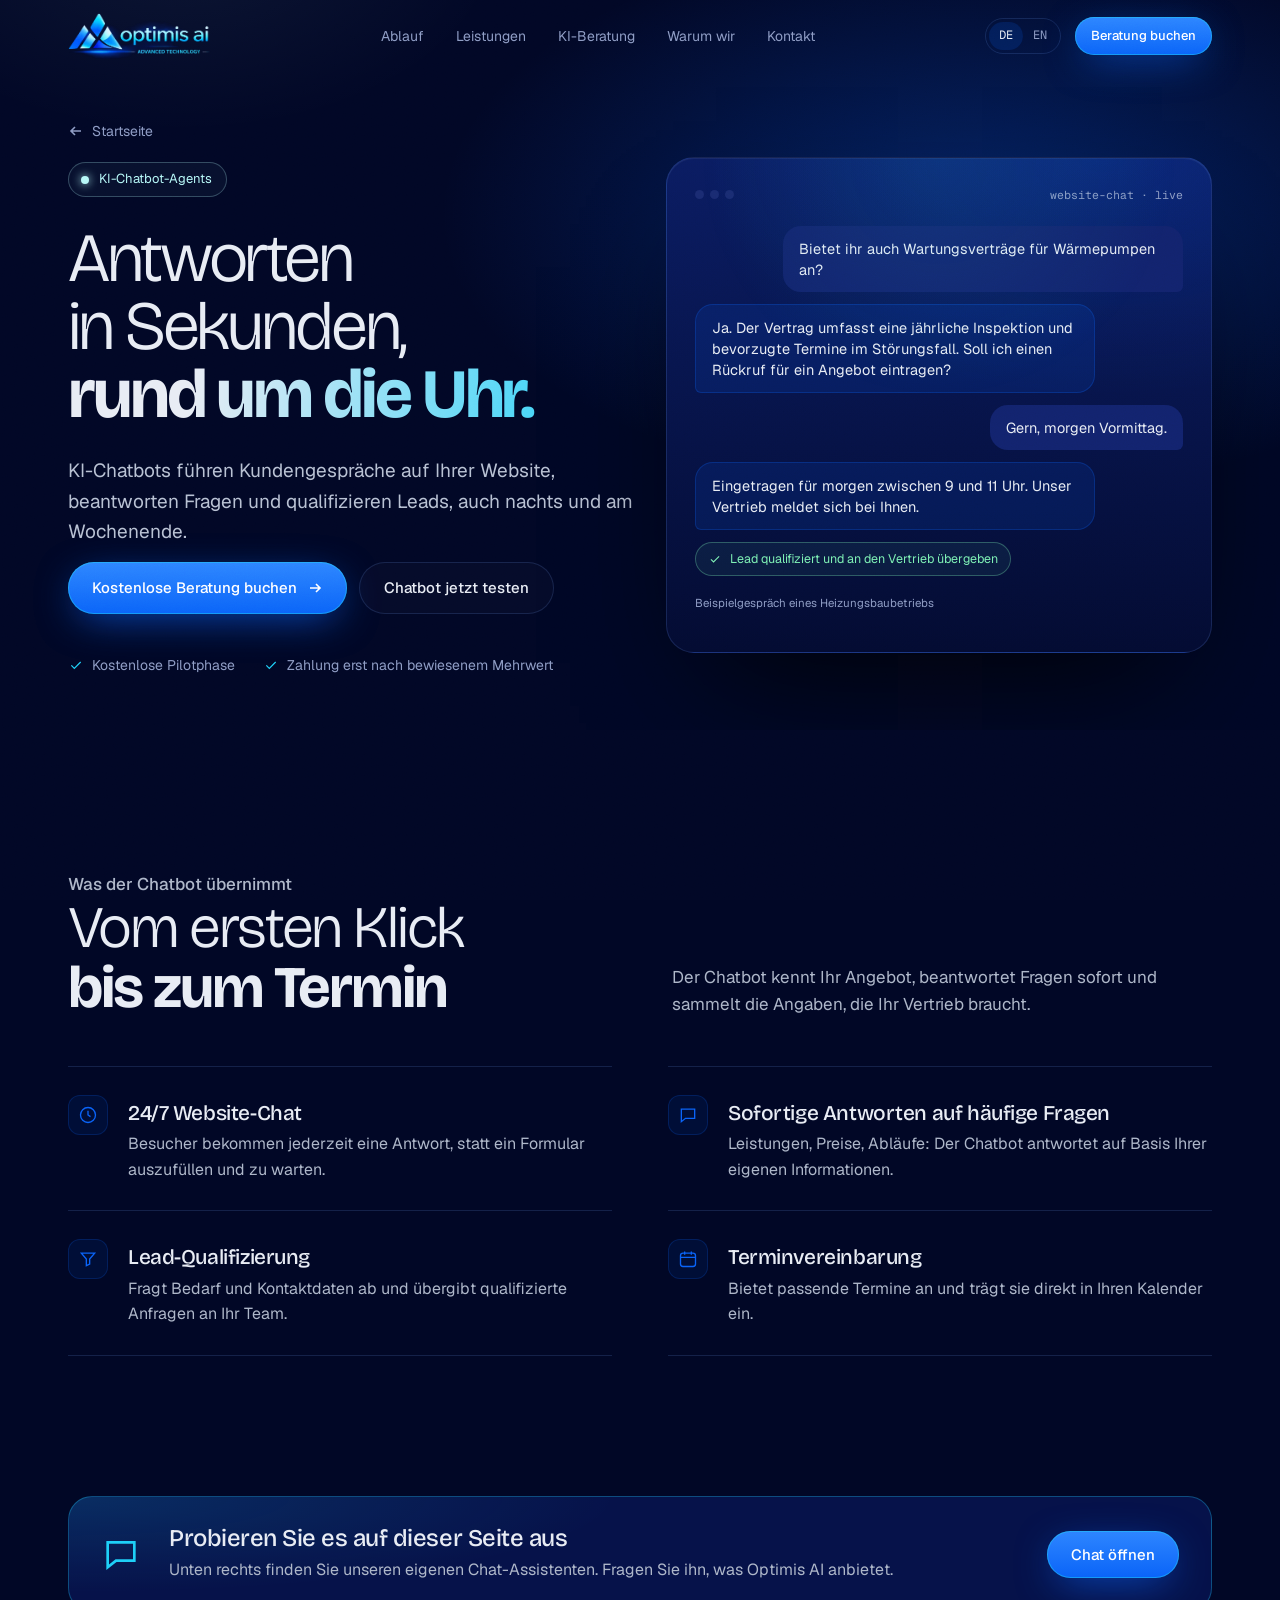
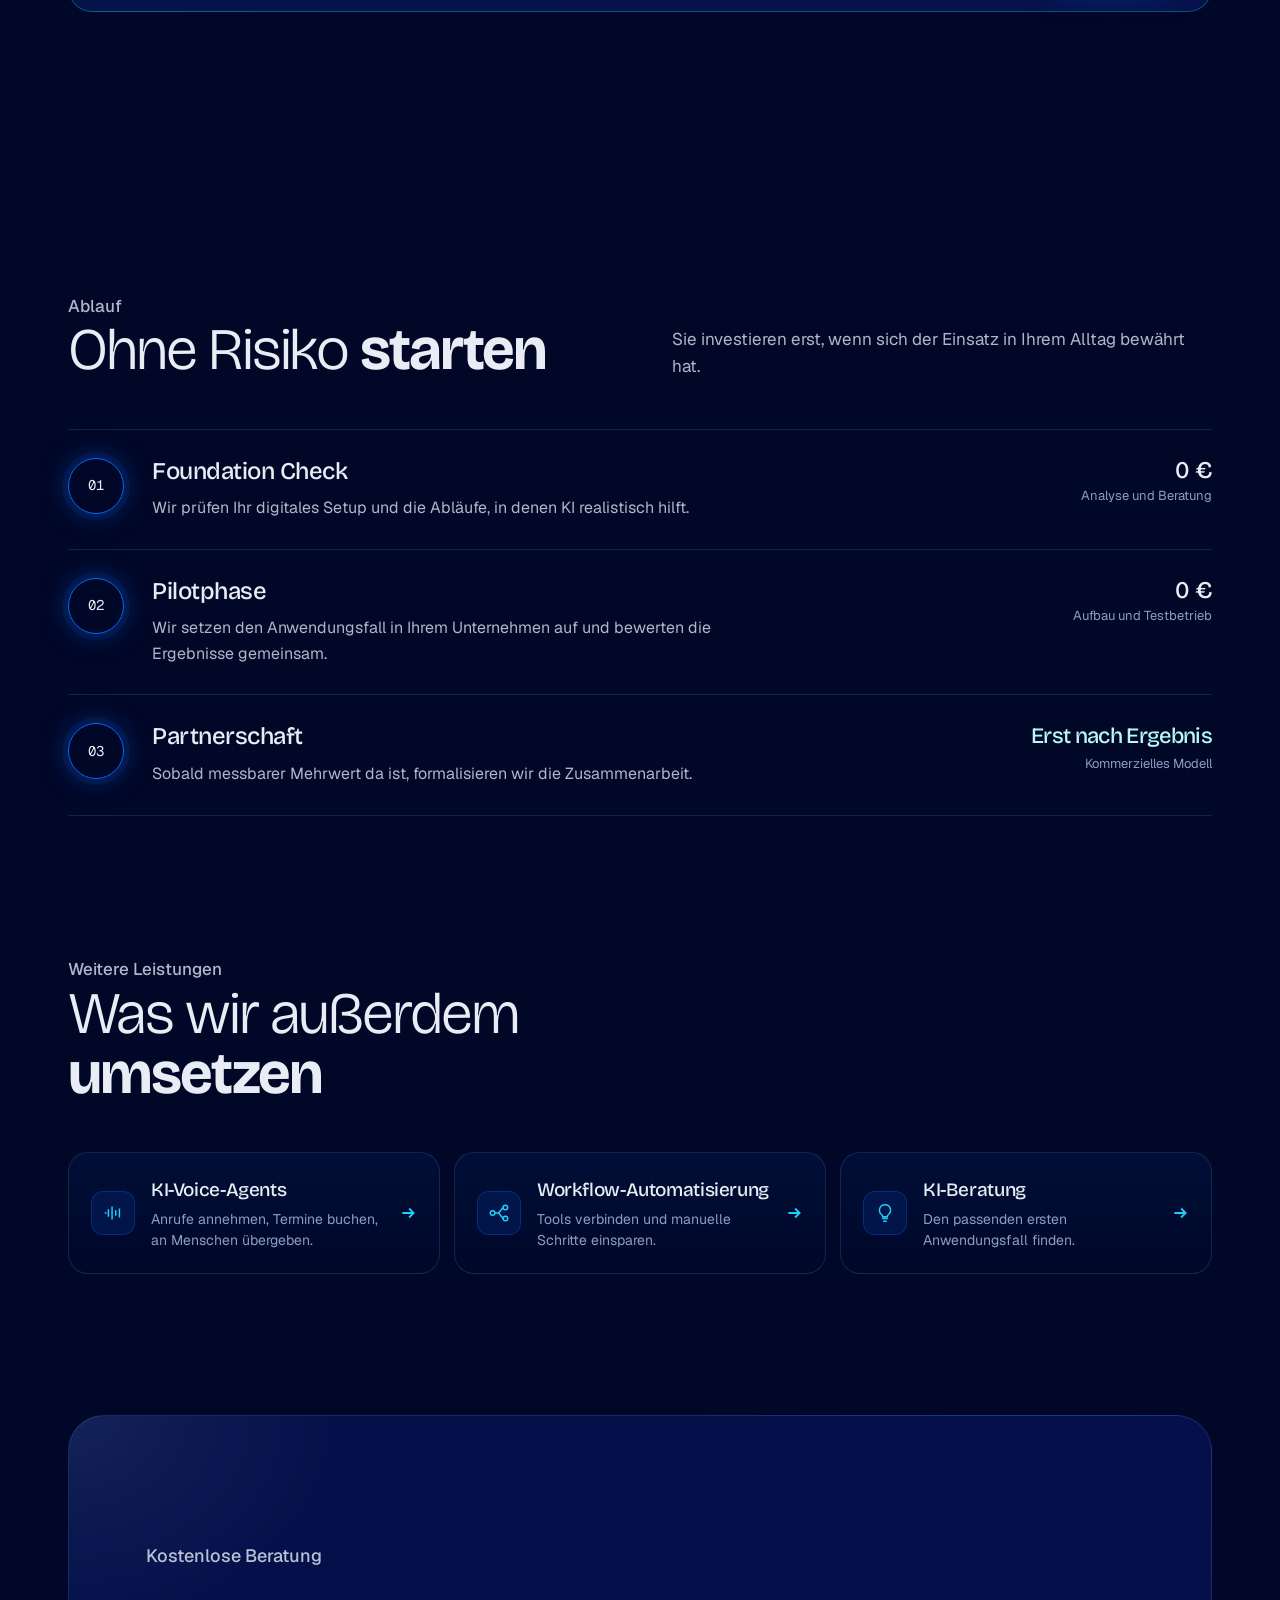
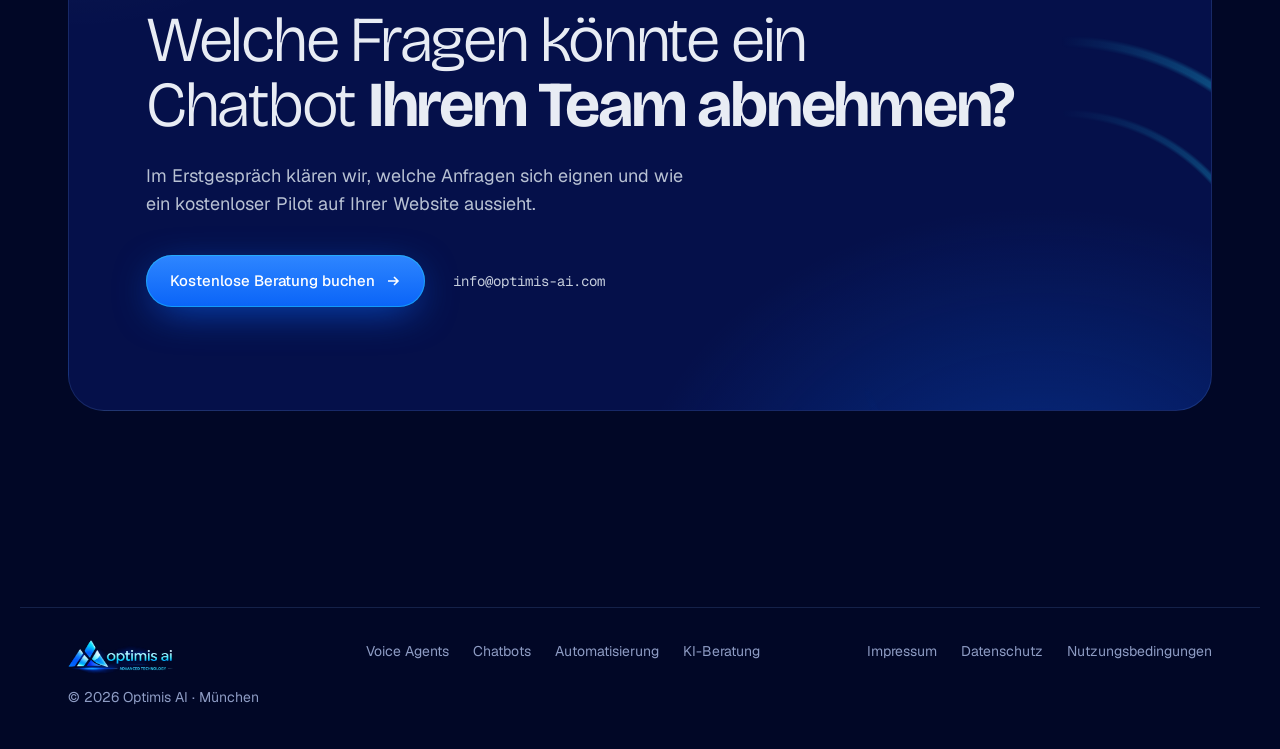
<file: chatbots.html>
<!doctype html>
<html lang="de">
<head>
<meta charset="utf-8">
<meta name="viewport" content="width=device-width, initial-scale=1, viewport-fit=cover">
<meta name="theme-color" content="#010726">
<meta name="description" content="KI-Chatbots von Optimis AI führen Kundengespräche auf Ihrer Website, beantworten Fragen und qualifizieren Leads rund um die Uhr. Kostenlose Pilotphase.">
<link rel="canonical" href="https://www.optimis-ai.com/chatbots">
<meta property="og:type" content="website">
<meta property="og:site_name" content="Optimis AI">
<meta property="og:locale" content="de_DE">
<meta property="og:locale:alternate" content="en_US">
<meta property="og:url" content="https://www.optimis-ai.com/chatbots">
<meta property="og:title" content="KI-Chatbots für Ihre Website | Optimis AI">
<meta property="og:description" content="KI-Chatbots von Optimis AI führen Kundengespräche auf Ihrer Website, beantworten Fragen und qualifizieren Leads rund um die Uhr. Kostenlose Pilotphase.">
<meta property="og:image" content="https://www.optimis-ai.com/assets/og-image.jpg">
<meta property="og:image:width" content="1200">
<meta property="og:image:height" content="630">
<meta name="twitter:card" content="summary_large_image">
<meta name="twitter:title" content="KI-Chatbots für Ihre Website | Optimis AI">
<meta name="twitter:description" content="KI-Chatbots von Optimis AI führen Kundengespräche auf Ihrer Website, beantworten Fragen und qualifizieren Leads rund um die Uhr. Kostenlose Pilotphase.">
<meta name="twitter:image" content="https://www.optimis-ai.com/assets/og-image.jpg">
<link rel="icon" href="/favicon.ico" sizes="any">
<link rel="icon" type="image/png" href="/favicon-48x48.png" sizes="48x48">
<link rel="apple-touch-icon" href="/apple-touch-icon.png">
<title>KI-Chatbots für Ihre Website | Optimis AI</title>
<link rel="preload" href="assets/fonts/geist-latin-wght-normal.woff2" as="font" type="font/woff2" crossorigin>
<link rel="preload" href="assets/fonts/bricolage-grotesque-latin-opsz-normal.woff2" as="font" type="font/woff2" crossorigin>
<link rel="stylesheet" href="assets/fonts.css">
<style>
/* Layout: dark single-world page. Hero = headline left, live 3D voice orb right with call transcript.
   Then: sequence (Ablauf) with scroll-filled spine, interactive service demo stage, promise list, closing CTA. */
:root{
  color-scheme: dark;
  --ink:#010726;          /* logo navy, deepest */
  --deep:#06124A;         /* logo navy, raised */
  --line:rgba(120,170,255,.16);
  --text:#E8ECF4;
  --muted:#8E9CC4;
  --signal:#0A64F8;       /* logo electric blue */
  --glow:#1ED0F8;         /* logo cyan */
  --gold:#B6F8F8;         /* logo ice highlight */
  --f-display:"Bricolage Grotesque", "Helvetica Neue", Arial, sans-serif;
  --f-body:"Geist", "Helvetica Neue", Arial, sans-serif;
  --f-mono:"Geist Mono", ui-monospace, "SF Mono", Menlo, monospace;
  --gutter:clamp(16px, 4vw, 48px);
  --max:1240px;
}
*{box-sizing:border-box}
html{scroll-behavior:smooth}
body{
  background:var(--ink); color:var(--text);
  font-family:var(--f-body); font-size:16px; line-height:1.6;
  -webkit-font-smoothing:antialiased; overflow-x:hidden;
}
a{color:inherit}
::selection{background:var(--signal); color:var(--ink)}
:focus-visible{outline:2px solid var(--glow); outline-offset:3px; border-radius:6px}
.wrap{max-width:var(--max); margin-inline:auto; padding-inline:var(--gutter)}

/* film grain for depth */
.grain{position:fixed; inset:0; pointer-events:none; z-index:60; opacity:.07; mix-blend-mode:overlay;
  background-image:url("data:image/svg+xml;utf8,<svg xmlns='http://www.w3.org/2000/svg' width='160' height='160'><filter id='n'><feTurbulence type='fractalNoise' baseFrequency='.9' numOctaves='2' stitchTiles='stitch'/></filter><rect width='100%' height='100%' filter='url(%23n)'/></svg>");}

/* ---------- NAV ---------- */
.nav{position:fixed; top:0; left:0; right:0; z-index:50; padding-top:env(safe-area-inset-top,0px);
  transition:background .4s, border-color .4s; border-bottom:1px solid transparent}
.nav.scrolled{background:rgba(1,7,38,.72); backdrop-filter:blur(18px) saturate(1.4); -webkit-backdrop-filter:blur(18px) saturate(1.4); border-color:var(--line)}
.nav-in{display:flex; align-items:center; justify-content:space-between; gap:24px; height:72px}
.logo{display:flex; align-items:center; text-decoration:none}
.logo img{height:46px; width:auto; aspect-ratio:340/109; object-fit:contain; display:block}
.foot-logo{height:34px; width:auto; aspect-ratio:340/109; align-self:flex-start; object-fit:contain; display:block}
.nav-links{display:flex; gap:32px; font-size:14px; color:var(--muted)}
.nav-links a{text-decoration:none; transition:color .2s}
.nav-links a:hover{color:var(--text)}
.nav-right{display:flex; align-items:center; gap:14px}
.lang{display:flex; border:1px solid var(--line); border-radius:999px; padding:3px; font-size:12px; font-family:var(--f-mono)}
.lang button{all:unset; cursor:pointer; padding:4px 10px; border-radius:999px; color:var(--muted)}
.lang button[aria-pressed="true"]{background:rgba(10,100,248,.16); color:var(--text)}

.btn{display:inline-flex; align-items:center; gap:10px; text-decoration:none; font-weight:500; font-size:15px;
  border-radius:999px; padding:14px 24px; transition:transform .25s, box-shadow .3s, background .3s; cursor:pointer; border:0; font-family:inherit}
.btn-primary{background:linear-gradient(180deg,#2E86FF, var(--signal)); color:#FFFFFF;
  box-shadow:0 0 0 1px rgba(30,208,248,.5) inset, 0 10px 40px -10px rgba(10,100,248,.8)}
.btn-primary:hover{transform:translateY(-2px); box-shadow:0 0 0 1px rgba(30,208,248,.7) inset, 0 16px 50px -10px rgba(10,100,248,1)}
.btn-ghost{color:var(--text); border:1px solid var(--line); background:rgba(255,255,255,.02)}
.btn-ghost:hover{border-color:rgba(30,208,248,.4); background:rgba(10,100,248,.06)}
.btn-sm{padding:9px 16px; font-size:13px}
.btn svg{width:16px; height:16px}

/* ---------- HERO ---------- */
.hero{position:relative; padding-top:calc(120px + env(safe-area-inset-top,0px)); padding-bottom:72px; overflow:hidden}
.hero::before{content:""; position:absolute; inset:-20% -10% auto; height:900px; pointer-events:none;
  background:radial-gradient(ellipse 50% 45% at 72% 40%, rgba(10,100,248,.30), transparent 70%),
             radial-gradient(ellipse 30% 30% at 20% 10%, rgba(182,248,248,.06), transparent 70%)}
.hero-grid{position:relative; display:grid; grid-template-columns:minmax(0,1.05fr) minmax(0,1fr); gap:24px; align-items:center}
.pill{display:inline-flex; align-items:center; gap:10px; font-size:13px; color:var(--gold);
  border:1px solid rgba(182,248,248,.25); border-radius:999px; padding:6px 14px 6px 8px; background:rgba(182,248,248,.04)}
.pill i{width:8px; height:8px; border-radius:50%; background:var(--gold); box-shadow:0 0 10px var(--gold); display:block; margin-left:4px; animation:breathe 2.4s ease-in-out infinite}
@keyframes breathe{50%{opacity:.35}}
h1{font-family:var(--f-display); font-weight:300; font-size:clamp(44px, 6.4vw, 88px); line-height:.98; letter-spacing:-.045em; margin:28px 0 28px; text-wrap:balance}
h1 strong{font-weight:700; display:block;
  background:linear-gradient(100deg, var(--text) 10%, var(--glow) 45%, var(--signal) 70%, var(--text) 95%);
  background-size:220% 100%; -webkit-background-clip:text; background-clip:text; color:transparent;
  animation:sheen 9s ease-in-out infinite}
@keyframes sheen{0%,100%{background-position:100% 0}50%{background-position:0 0}}
.lede{font-size:clamp(17px,1.5vw,19px); color:#B8C1D3; max-width:34em; margin:0 0 14px}
.lede-2{font-size:15px; color:var(--muted); max-width:36em; margin:0 0 36px}
.hero-ctas{display:flex; flex-wrap:wrap; gap:12px}
.assure{display:flex; flex-wrap:wrap; gap:10px 28px; margin-top:40px; font-size:14px; color:var(--muted); list-style:none; padding:0}
.assure li{display:flex; align-items:center; gap:8px}
.assure svg{width:16px; height:16px; color:var(--glow); flex:none}

.reveal{animation:rise 1s cubic-bezier(.2,.7,.1,1) both}
.d1{animation-delay:.05s}.d2{animation-delay:.15s}.d3{animation-delay:.28s}.d4{animation-delay:.4s}.d5{animation-delay:.52s}
@keyframes rise{from{opacity:0; transform:translateY(22px); filter:blur(6px)}to{opacity:1; transform:none; filter:none}}

/* orb stage */
.stage{position:relative; aspect-ratio:1/1; max-width:100%; width:100%; min-height:0}
#orb{position:absolute; inset:-12%; width:124%; height:124%; display:block}
.orb-fallback{position:absolute; inset:18%; border-radius:50%;
  background:radial-gradient(circle at 35% 30%, #B6F8F8, var(--signal) 35%, #06124A 70%, transparent 72%);
  filter:blur(1px); box-shadow:0 0 120px rgba(10,100,248,.5)}
.call{position:absolute; left:50%; bottom:2%; transform:translateX(-50%); width:min(420px, 100%);
  background:rgba(10,16,32,.66); border:1px solid var(--line); border-radius:18px; padding:14px 16px;
  backdrop-filter:blur(14px); -webkit-backdrop-filter:blur(14px); box-shadow:0 30px 60px -30px rgba(0,0,0,.8)}
.call-head{display:flex; align-items:center; justify-content:space-between; font-family:var(--f-mono); font-size:11px; color:var(--muted); margin-bottom:8px}
.live{display:flex; align-items:center; gap:7px; color:#7DF0B4}
.live i{width:7px; height:7px; border-radius:50%; background:#7DF0B4; box-shadow:0 0 8px #7DF0B4; animation:breathe 1.2s infinite}
.call-line{min-height:3.2em; font-size:15px; line-height:1.45}
.who{font-family:var(--f-mono); font-size:11px; letter-spacing:.04em; margin-right:6px}
.who.agent{color:var(--glow)} .who.caller{color:var(--gold)}
.caret{display:inline-block; width:2px; height:1em; background:var(--glow); vertical-align:-2px; margin-left:2px; animation:breathe .8s steps(1) infinite}

/* ---------- SECTIONS ---------- */
section{position:relative}
.sec{padding-block:clamp(80px, 11vw, 150px)}
.sec-head{display:grid; grid-template-columns:minmax(0,1fr) minmax(0,1fr); gap:32px 64px; align-items:end; margin-bottom:64px}
.kicker{font-size:14px; color:var(--glow); margin:0 0 14px; font-weight:500}
h2{font-family:var(--f-display); font-weight:300; font-size:clamp(34px, 4.6vw, 60px); line-height:1.02; letter-spacing:-.035em; margin:0; text-wrap:balance}
h2 strong{font-weight:700}
.sec-head p{color:#AEB7C9; margin:0; max-width:32em; font-size:17px}
h3{font-family:var(--f-display); font-weight:500; letter-spacing:-.02em; font-size:24px; line-height:1.15; margin:0 0 10px}

/* Ablauf: real sequence */
.steps{position:relative; display:grid; gap:0}
.spine{position:absolute; left:27px; top:28px; bottom:28px; width:2px; background:var(--line); border-radius:2px}
.spine i{position:absolute; inset:0 0 auto; height:var(--p,0%); background:linear-gradient(var(--glow), var(--signal)); border-radius:2px; box-shadow:0 0 14px var(--signal)}
.step{position:relative; display:grid; grid-template-columns:56px minmax(0,1fr) auto; gap:28px; align-items:start; padding:28px 0; border-top:1px solid var(--line)}
.step:last-child{border-bottom:1px solid var(--line)}
.node{width:56px; height:56px; border-radius:50%; display:grid; place-items:center; font-family:var(--f-mono); font-size:14px;
  background:var(--ink); border:1px solid var(--line); color:var(--muted); position:relative; z-index:1; transition:all .5s}
.step.on .node{border-color:var(--signal); color:var(--text); box-shadow:0 0 0 6px rgba(10,100,248,.08), 0 0 30px rgba(10,100,248,.4)}
.step p{color:#AEB7C9; margin:0; max-width:40em}
.cost{text-align:right; min-width:150px}
.cost b{display:block; font-family:var(--f-display); font-weight:500; font-size:34px; letter-spacing:-.03em; line-height:1; font-variant-numeric:tabular-nums}
.cost span{font-size:13px; color:var(--muted)}
.step:last-child .cost b{color:var(--gold); font-size:22px; line-height:1.2}

/* Services: interactive stage */
.svc{display:grid; grid-template-columns:minmax(0,.9fr) minmax(0,1.1fr); gap:48px; align-items:stretch}
.svc-list{display:flex; flex-direction:column; gap:10px}
.svc-tab{all:unset; box-sizing:border-box; cursor:pointer; display:block; padding:24px 26px; border-radius:20px; border:1px solid transparent; transition:background .35s, border-color .35s}
.svc-tab:hover{background:rgba(255,255,255,.02)}
.svc-tab:focus-visible{outline:2px solid var(--glow)}
.svc-tab[aria-selected="true"]{background:linear-gradient(180deg, rgba(10,100,248,.09), rgba(10,100,248,.02)); border-color:rgba(10,100,248,.28)}
.svc-tab h3{display:flex; align-items:center; gap:12px; margin:0}
.svc-tab h3 svg{width:22px; height:22px; color:var(--signal); flex:none}
.svc-body{display:grid; grid-template-rows:0fr; transition:grid-template-rows .45s cubic-bezier(.2,.7,.1,1)}
.svc-tab[aria-selected="true"] .svc-body{grid-template-rows:1fr}
.svc-body > div{overflow:hidden}
.svc-body p{color:#AEB7C9; margin:12px 0 14px}
.tags{display:flex; flex-wrap:wrap; gap:8px; padding-bottom:4px}
.tags span{font-size:12.5px; padding:5px 11px; border-radius:999px; border:1px solid var(--line); color:#C6CEDD}

.demo-wrap{perspective:1400px; min-width:0}
.demo{position:relative; height:100%; min-height:460px; border-radius:28px; padding:28px;
  background:radial-gradient(120% 80% at 80% 0%, rgba(10,100,248,.16), transparent 60%), linear-gradient(180deg, #0A1C62, #030B32);
  border:1px solid var(--line); box-shadow:0 60px 120px -50px rgba(0,0,0,.9), inset 0 1px 0 rgba(255,255,255,.06);
  transform-style:preserve-3d; transition:transform .25s ease-out; overflow:hidden}
.demo::after{content:""; position:absolute; inset:0; border-radius:inherit; pointer-events:none;
  background:radial-gradient(400px circle at var(--mx,50%) var(--my,0%), rgba(30,208,248,.10), transparent 60%)}
.demo-bar{display:flex; justify-content:space-between; align-items:center; font-family:var(--f-mono); font-size:11.5px; color:var(--muted); margin-bottom:22px; transform:translateZ(30px)}
.dots{display:flex; gap:6px}.dots i{width:9px; height:9px; border-radius:50%; background:#1a2b72; display:block}
.panel{display:none; transform:translateZ(50px)}
.panel.active{display:block; animation:panelIn .5s cubic-bezier(.2,.7,.1,1)}
@keyframes panelIn{from{opacity:0; transform:translateZ(50px) translateY(12px)}to{opacity:1; transform:translateZ(50px)}}
.example{font-size:11.5px; color:var(--muted); margin-top:18px}
.example a{color:var(--glow)}

/* chat */
.chat{display:flex; flex-direction:column; gap:12px}
.bub{max-width:82%; padding:12px 16px; border-radius:18px; font-size:14.5px; line-height:1.45}
.bub.user{align-self:flex-end; background:#12236E; border-bottom-right-radius:6px}
.bub.bot{align-self:flex-start; background:rgba(10,100,248,.12); border:1px solid rgba(10,100,248,.25); border-bottom-left-radius:6px}
.chip-ok{align-self:flex-start; display:inline-flex; gap:8px; align-items:center; font-size:12.5px; color:#7DF0B4; border:1px solid rgba(125,240,180,.3); background:rgba(125,240,180,.06); padding:6px 12px; border-radius:999px}
.chip-ok svg{width:14px; height:14px}
.typing{align-self:flex-start; display:flex; gap:4px; padding:14px 16px; background:rgba(10,100,248,.08); border-radius:18px}
.typing i{width:6px; height:6px; border-radius:50%; background:var(--glow); animation:bounce 1s infinite}
.typing i:nth-child(2){animation-delay:.15s}.typing i:nth-child(3){animation-delay:.3s}
@keyframes bounce{0%,60%,100%{transform:none; opacity:.4}30%{transform:translateY(-4px); opacity:1}}

/* voice */
.wave{display:flex; align-items:center; justify-content:center; gap:4px; height:120px; margin:6px 0 22px}
.wave i{width:5px; border-radius:3px; background:linear-gradient(var(--glow), var(--signal)); height:12%; transition:height .09s}
.flow{list-style:none; padding:0; margin:0; display:grid; gap:10px}
.flow li{display:grid; grid-template-columns:56px minmax(0,1fr) auto; align-items:center; gap:12px; padding:12px 14px; border-radius:14px; background:rgba(255,255,255,.025); border:1px solid var(--line); font-size:14px}
.flow time{font-family:var(--f-mono); font-size:12px; color:var(--muted); font-variant-numeric:tabular-nums}
.flow em{font-style:normal; font-size:12px; color:var(--glow)}

/* workflow graph */
.graph{width:100%; height:auto; display:block}
.graph .edge{fill:none; stroke:rgba(10,100,248,.35); stroke-width:1.5}
.graph .flowline{fill:none; stroke:var(--glow); stroke-width:2; stroke-dasharray:6 14; animation:dash 1.6s linear infinite}
@keyframes dash{to{stroke-dashoffset:-40}}
.graph .box{fill:#08175A; stroke:rgba(150,180,255,.22)}
.graph .core{fill:url(#coreGrad); stroke:rgba(30,208,248,.6)}
.graph text{fill:var(--text); font-family:var(--f-body); font-size:13px}
.graph .sub{fill:var(--muted); font-size:11px; font-family:var(--f-mono)}

/* Warum */
.why{display:grid; grid-template-columns:minmax(0,.85fr) minmax(0,1.15fr); gap:64px}
.why-quote{position:sticky; top:120px; align-self:start}
.why-quote p{color:#AEB7C9; font-size:17px; max-width:28em; margin:24px 0 0}
.promises{list-style:none; margin:0; padding:0}
.promises li{display:grid; grid-template-columns:40px minmax(0,1fr); gap:20px; padding:28px 0; border-top:1px solid var(--line); transition:background .3s}
.promises li:last-child{border-bottom:1px solid var(--line)}
.promises .ic{width:40px; height:40px; border-radius:12px; display:grid; place-items:center; background:rgba(10,100,248,.08); border:1px solid rgba(10,100,248,.2); color:var(--signal)}
.promises .ic svg{width:20px; height:20px}
.promises h3{font-size:21px; margin:6px 0 6px}
.promises p{margin:0; color:#AEB7C9}

/* CTA */
.cta{position:relative; overflow:hidden; border-radius:36px; padding:clamp(48px,8vw,110px) clamp(24px,6vw,90px);
  background:radial-gradient(60% 90% at 85% 120%, rgba(10,100,248,.35), transparent 60%),
             radial-gradient(40% 60% at 0% 0%, rgba(182,248,248,.08), transparent 60%), #05104A;
  border:1px solid var(--line)}
.cta-ring{position:absolute; right:-160px; bottom:-220px; width:620px; height:620px; border-radius:50%; pointer-events:none;
  background:conic-gradient(from 0deg, transparent, rgba(30,208,248,.5), transparent 30%, rgba(10,100,248,.35), transparent 70%);
  -webkit-mask:radial-gradient(circle, transparent 62%, #000 63%, #000 64%, transparent 65%);
          mask:radial-gradient(circle, transparent 62%, #000 63%, #000 64%, transparent 65%);
  animation:spin 14s linear infinite}
.cta-ring.r2{width:460px; height:460px; right:-80px; bottom:-140px; animation-duration:22s; animation-direction:reverse; opacity:.6}
@keyframes spin{to{transform:rotate(360deg)}}
.cta h2{max-width:14em; font-size:clamp(36px,5vw,68px)}
.cta p{color:#B8C1D3; font-size:18px; max-width:30em; margin:24px 0 36px}
.cta-row{display:flex; flex-wrap:wrap; gap:14px 28px; align-items:center; position:relative}
.mail{display:flex; align-items:center; gap:10px; font-family:var(--f-mono); font-size:14px; color:#C6CEDD}
.mail span{user-select:all}
.copy{all:unset; cursor:pointer; font-family:var(--f-body); font-size:12px; color:var(--muted); border:1px solid var(--line); padding:4px 10px; border-radius:999px}
.copy:hover{color:var(--text)}

footer{padding-block:56px 40px; color:var(--muted); font-size:14px}
.foot{display:flex; flex-wrap:wrap; justify-content:space-between; gap:24px; border-top:1px solid var(--line); padding-top:32px}
.foot nav{display:flex; flex-wrap:wrap; gap:10px 24px}
.foot a{text-decoration:none}
.svc-more{display:flex; flex-wrap:wrap; gap:10px; margin-top:28px}
.svc-more a{display:inline-flex; align-items:center; gap:8px; font-size:14px; text-decoration:none; color:var(--text); border:1px solid var(--line); border-radius:999px; padding:9px 16px; transition:border-color .2s, background .2s}
.svc-more a:hover{border-color:rgba(30,208,248,.45); background:rgba(10,100,248,.08)}
.svc-more svg{width:14px; height:14px; color:var(--glow)}.foot a:hover{color:var(--text)}

/* ---------- RESPONSIVE ---------- */
@media (max-width: 980px){
  .nav-links{display:none}
  .hero-grid{grid-template-columns:minmax(0,1fr)}
  .stage{max-width:520px; margin:8px auto 0}
  .sec-head,.svc,.why{grid-template-columns:minmax(0,1fr)}
  .why-quote{position:static}
  .demo{min-height:420px}
}
@media (max-width: 620px){
  .nav-right .btn{display:none}
  .step{grid-template-columns:56px minmax(0,1fr); gap:18px}
  .cost{grid-column:2; text-align:left}
  .demo{padding:20px; border-radius:22px}
  .bub{max-width:92%}
  .flow li{grid-template-columns:48px minmax(0,1fr)}
  .flow em{grid-column:2}
}
@media (prefers-reduced-motion: reduce){
  *,*::before,*::after{animation:none!important; transition:none!important}
  html{scroll-behavior:auto}
}
</style>
<style>
.sp-hero{padding-bottom:40px}
.sp-hero .back{display:flex; width:fit-content; align-items:center; gap:8px; color:var(--muted); text-decoration:none; font-size:14px; margin-bottom:20px}
.sp-hero .back:hover{color:var(--text)}
.sp-hero .back svg{width:16px; height:16px}
.sp-hero h1{font-size:clamp(40px,5.4vw,74px)}
.sp-visual{min-width:0}
.sp-demo{min-height:0; height:auto}
.sp-demo .flow, .sp-demo .chat, .sp-demo .graph{transform:none}
.sp-wave{height:96px; margin:4px 0 18px}
.sp-sec .sec-head{margin-bottom:48px}
.sp-list{display:grid; grid-template-columns:repeat(2,minmax(0,1fr)); column-gap:56px}
.sp-list li:nth-last-child(2){border-bottom:1px solid var(--line)}
.sp-steps .step:first-child{border-top:1px solid var(--line)}
.sp-steps .cost b{font-size:24px}
.sp-steps .cost span:empty{display:none}
.rel-grid{display:grid; grid-template-columns:repeat(3,minmax(0,1fr)); gap:14px}
.rel{display:grid; grid-template-columns:44px minmax(0,1fr) 18px; gap:16px; align-items:center; padding:22px; border-radius:20px; text-decoration:none;
  border:1px solid var(--line); background:linear-gradient(180deg, rgba(10,100,248,.08), rgba(10,100,248,.02)); transition:border-color .25s, transform .25s}
.rel:hover{border-color:rgba(30,208,248,.45); transform:translateY(-2px)}
.rel .ic{width:44px; height:44px; border-radius:12px; display:grid; place-items:center; background:rgba(10,100,248,.12); border:1px solid rgba(10,100,248,.3); color:var(--glow)}
.rel .ic svg{width:22px; height:22px}
.rel strong{display:block; font-family:var(--f-display); font-weight:500; font-size:19px; letter-spacing:-.02em; color:var(--text)}
.rel small{display:block; color:var(--muted); font-size:14px; line-height:1.5; margin-top:4px}
.rel > svg{width:18px; height:18px; color:var(--glow)}
.tryit{display:flex; flex-wrap:wrap; align-items:center; gap:20px 28px; padding:28px 32px; border-radius:24px; border:1px solid rgba(30,208,248,.3);
  background:radial-gradient(80% 140% at 0% 0%, rgba(30,208,248,.14), transparent 60%), var(--deep)}
.tryit > svg{width:40px; height:40px; color:var(--glow); flex:none}
.tryit > div{flex:1; min-width:220px}
.tryit h3{margin:0 0 4px}
.tryit p{margin:0; color:#AEB7C9}
.kb-card h3{font-size:22px; margin:6px 0 16px}
.kb-list{list-style:none; padding:0; margin:0 0 22px; display:grid; gap:14px}
.kb-list li{display:grid; grid-template-columns:22px minmax(0,1fr); gap:12px; color:#C6CEDD; line-height:1.55}
.kb-list svg{width:20px; height:20px; color:var(--glow); margin-top:2px}
.kb-tags{display:flex; flex-wrap:wrap; gap:8px}
.kb-tags span{font-size:12.5px; padding:6px 12px; border-radius:999px; border:1px solid var(--line); color:#C6CEDD}
.lead-wrap{display:grid; grid-template-columns:minmax(0,.9fr) minmax(0,1.1fr); gap:56px; align-items:start; padding:clamp(28px,5vw,56px); border-radius:32px;
  border:1px solid var(--line); background:radial-gradient(60% 90% at 100% 0%, rgba(10,100,248,.22), transparent 60%), #05104A}
.lead-intro p{color:#AEB7C9}
.lead-intro h2{margin:0 0 18px}
.lead-alt-h{margin:28px 0 12px; font-weight:500; color:var(--text)!important}
.lead-form{display:grid; gap:16px}
.fld-row{display:grid; grid-template-columns:repeat(2,minmax(0,1fr)); gap:16px}
.fld{display:grid; gap:6px; min-width:0}
.fld label{font-size:13.5px; color:#C6CEDD}
.fld input,.fld select,.fld textarea{font:inherit; font-size:15px; color:var(--text); background:rgba(1,7,38,.65); border:1px solid rgba(120,170,255,.22);
  border-radius:12px; padding:12px 14px; outline:none; width:100%; min-width:0}
.fld textarea{resize:vertical}
.fld select{appearance:none; background-image:linear-gradient(45deg,transparent 50%,#8E9CC4 50%),linear-gradient(135deg,#8E9CC4 50%,transparent 50%);
  background-position:calc(100% - 20px) 50%,calc(100% - 14px) 50%; background-size:6px 6px; background-repeat:no-repeat}
.fld input:focus,.fld select:focus,.fld textarea:focus{border-color:var(--glow)}
.fld input[aria-invalid="true"],.fld select[aria-invalid="true"]{border-color:#FF8A8A}
.form-note{font-size:12.5px; color:var(--muted); margin:0}
.form-note a{color:var(--glow)}
.form-msg{margin:0; font-size:14px; min-height:0}
.form-msg.ok{color:#7DF0B4} .form-msg.err{color:#FF9C9C}
.lead-form .btn{justify-self:start}
.lead-form .btn[disabled]{opacity:.6; cursor:wait}
.nav-links a[aria-current="page"]{color:var(--text)}
.foot nav.foot-svc a{white-space:nowrap}
@media (max-width:980px){
  .sp-list{grid-template-columns:minmax(0,1fr)}
  .sp-list li:nth-last-child(2){border-bottom:0}
  .rel-grid{grid-template-columns:minmax(0,1fr)}
  .lead-wrap{grid-template-columns:minmax(0,1fr)}
  .sp-visual{max-width:560px}
}
@media (max-width:620px){ .fld-row{grid-template-columns:minmax(0,1fr)} }
</style>
<style>body{margin:0} img{max-width:100%} [hidden]{display:none!important}</style>
</head>
<body>
<div class="grain" aria-hidden="true"></div>
<header class="nav" id="nav">
  <div class="wrap nav-in">
    <a class="logo" href="index.html" aria-label="Optimis AI Startseite" data-aria-en="Optimis AI home"><img id="logoImg" src="assets/logo.webp" alt="Optimis AI – Advanced Technology" width="143" height="46"></a>
    <nav class="nav-links" aria-label="Hauptnavigation"><a href="index.html#ablauf" data-en="Process">Ablauf</a><a href="index.html#leistungen" data-en="Services">Leistungen</a><a href="ki-beratung.html" data-en="AI consulting">KI-Beratung</a><a href="index.html#warum" data-en="Why us">Warum wir</a><a href="index.html#kontakt" data-en="Contact">Kontakt</a></nav>
    <div class="nav-right">
      <div class="lang" role="group" aria-label="Sprache"><button aria-pressed="true">DE</button><button aria-pressed="false">EN</button></div>
      <a class="btn btn-primary btn-sm" href="mailto:info@optimis-ai.com?subject=Kostenlose%20Beratung" data-booking><span data-en="Book a call">Beratung buchen</span></a>
    </div>
  </div>
</header>
<main>
<section class="hero sp-hero"><div class="wrap hero-grid"><div><a class="back" href="index.html"><svg viewBox="0 0 16 16" fill="none" stroke="currentColor" stroke-width="1.6" aria-hidden="true"><path d="M13 8H3M7 4L3 8l4 4"/></svg><span data-en="Home page">Startseite</span></a><span class="pill" data-en-html="&lt;i&gt;&lt;/i&gt;AI chatbot agents"><i></i>KI-Chatbot-Agents</span><h1 data-en-html="Answers in seconds, &lt;strong&gt;around the clock.&lt;/strong&gt;">Antworten in Sekunden, <strong>rund um die Uhr.</strong></h1><p class="lede" data-en="AI chatbots hold customer conversations on your website, answer questions and qualify leads, even at night and at weekends.">KI-Chatbots führen Kundengespräche auf Ihrer Website, beantworten Fragen und qualifizieren Leads, auch nachts und am Wochenende.</p><div class="hero-ctas"><a class="btn btn-primary" href="mailto:info@optimis-ai.com?subject=Kostenlose%20Beratung" data-booking><span data-en="Book a free consultation">Kostenlose Beratung buchen</span><svg viewBox="0 0 16 16" fill="none" stroke="currentColor" stroke-width="1.6" aria-hidden="true"><path d="M3 8h10M9 4l4 4-4 4"/></svg></a><button class="btn btn-ghost" type="button" data-open-chat><span data-en="Try the chatbot now">Chatbot jetzt testen</span></button></div><ul class="assure"><li><svg viewBox="0 0 24 24" fill="none" stroke="currentColor" stroke-width="1.8" aria-hidden="true"><path d="M5 12.5l4.5 4.5L19 7.5"/></svg><span data-en="Free pilot phase">Kostenlose Pilotphase</span></li><li><svg viewBox="0 0 24 24" fill="none" stroke="currentColor" stroke-width="1.8" aria-hidden="true"><path d="M5 12.5l4.5 4.5L19 7.5"/></svg><span data-en="Pay only after proven value">Zahlung erst nach bewiesenem Mehrwert</span></li></ul></div><div class="sp-visual"><div class="demo sp-demo"><div class="demo-bar"><div class="dots"><i></i><i></i><i></i></div><span data-en="website chat · live">website-chat · live</span></div><div class="chat"><div class="bub user" data-en="Do you offer maintenance contracts for heat pumps?">Bietet ihr auch Wartungsverträge für Wärmepumpen an?</div><div class="bub bot" data-en="Yes. The contract includes an annual inspection and priority appointments if something breaks down. Shall I book a callback for a quote?">Ja. Der Vertrag umfasst eine jährliche Inspektion und bevorzugte Termine im Störungsfall. Soll ich einen Rückruf für ein Angebot eintragen?</div><div class="bub user" data-en="Sure, tomorrow morning.">Gern, morgen Vormittag.</div><div class="bub bot" data-en="Booked for tomorrow between 9 and 11 am. Our sales team will get in touch.">Eingetragen für morgen zwischen 9 und 11 Uhr. Unser Vertrieb meldet sich bei Ihnen.</div><div class="chip-ok"><svg viewBox="0 0 24 24" fill="none" stroke="currentColor" stroke-width="1.8" aria-hidden="true"><path d="M5 12.5l4.5 4.5L19 7.5"/></svg><span data-en="Lead qualified and handed over to sales">Lead qualifiziert und an den Vertrieb übergeben</span></div></div><p class="example" data-en="Sample conversation for a heating contractor">Beispielgespräch eines Heizungsbaubetriebs</p></div></div></div></section><section class="sec sp-sec" id="leistung"><div class="wrap"><div class="sec-head"><div><p class="kicker" data-en="What the chatbot handles">Was der Chatbot übernimmt</p><h2 data-en-html="From first click &lt;strong&gt;to booked meeting&lt;/strong&gt;">Vom ersten Klick <strong>bis zum Termin</strong></h2></div><p data-en="The chatbot knows your offer, answers questions instantly and collects the details your sales team needs.">Der Chatbot kennt Ihr Angebot, beantwortet Fragen sofort und sammelt die Angaben, die Ihr Vertrieb braucht.</p></div><ul class="promises sp-list"><li><span class="ic"><svg viewBox="0 0 24 24" fill="none" stroke="currentColor" stroke-width="1.6" aria-hidden="true"><circle cx="12" cy="12" r="9"/><path d="M12 7v5l3 2"/></svg></span><div><h3 data-en="24/7 website chat">24/7 Website-Chat</h3><p data-en="Visitors get an answer at any time instead of filling in a form and waiting.">Besucher bekommen jederzeit eine Antwort, statt ein Formular auszufüllen und zu warten.</p></div></li><li><span class="ic"><svg viewBox="0 0 24 24" fill="none" stroke="currentColor" stroke-width="1.6" aria-hidden="true"><path d="M4 5h16v11H9l-5 4z"/></svg></span><div><h3 data-en="Instant answers to common questions">Sofortige Antworten auf häufige Fragen</h3><p data-en="Services, prices, processes: the chatbot answers based on your own information.">Leistungen, Preise, Abläufe: Der Chatbot antwortet auf Basis Ihrer eigenen Informationen.</p></div></li><li><span class="ic"><svg viewBox="0 0 24 24" fill="none" stroke="currentColor" stroke-width="1.6" aria-hidden="true"><path d="M4 5h16l-6 7v6l-4 2v-8z"/></svg></span><div><h3 data-en="Lead qualification">Lead-Qualifizierung</h3><p data-en="Asks about needs and contact details and passes qualified enquiries to your team.">Fragt Bedarf und Kontaktdaten ab und übergibt qualifizierte Anfragen an Ihr Team.</p></div></li><li><span class="ic"><svg viewBox="0 0 24 24" fill="none" stroke="currentColor" stroke-width="1.6" aria-hidden="true"><rect x="3" y="5" width="18" height="16" rx="3"/><path d="M3 10h18M8 3v4M16 3v4"/></svg></span><div><h3 data-en="Appointment booking">Terminvereinbarung</h3><p data-en="Offers suitable slots and books them straight into your calendar.">Bietet passende Termine an und trägt sie direkt in Ihren Kalender ein.</p></div></li></ul></div></section><section class="sec sp-sec" style="padding-top:0"><div class="wrap"><div class="tryit"><svg viewBox="0 0 24 24" fill="none" stroke="currentColor" stroke-width="1.6" aria-hidden="true"><path d="M4 5h16v11H9l-5 4z"/></svg><div><h3 data-en="Try it on this page">Probieren Sie es auf dieser Seite aus</h3><p data-en="Our own chat assistant is in the bottom right corner. Ask it what Optimis AI offers.">Unten rechts finden Sie unseren eigenen Chat-Assistenten. Fragen Sie ihn, was Optimis AI anbietet.</p></div><button class="btn btn-primary" type="button" data-open-chat><span data-en="Open chat">Chat öffnen</span></button></div></div></section><section class="sec sp-sec"><div class="wrap"><div class="sec-head"><div><p class="kicker" data-en="Process">Ablauf</p><h2 data-en-html="Start &lt;strong&gt;without risk&lt;/strong&gt;">Ohne Risiko <strong>starten</strong></h2></div><p data-en="You only invest once it has proven itself in your day-to-day work.">Sie investieren erst, wenn sich der Einsatz in Ihrem Alltag bewährt hat.</p></div><div class="steps sp-steps"><article class="step on"><div class="node">01</div><div><h3 data-en="Foundation check">Foundation Check</h3><p data-en="We review your digital setup and the processes where AI can realistically help.">Wir prüfen Ihr digitales Setup und die Abläufe, in denen KI realistisch hilft.</p></div><div class="cost"><b data-en="€0">0 €</b><span data-en="Analysis and consulting">Analyse und Beratung</span></div></article><article class="step on"><div class="node">02</div><div><h3 data-en="Pilot phase">Pilotphase</h3><p data-en="We set up the use case in your business and evaluate the results together.">Wir setzen den Anwendungsfall in Ihrem Unternehmen auf und bewerten die Ergebnisse gemeinsam.</p></div><div class="cost"><b data-en="€0">0 €</b><span data-en="Setup and test run">Aufbau und Testbetrieb</span></div></article><article class="step on"><div class="node">03</div><div><h3 data-en="Partnership">Partnerschaft</h3><p data-en="Once there is measurable value, we formalise the partnership.">Sobald messbarer Mehrwert da ist, formalisieren wir die Zusammenarbeit.</p></div><div class="cost"><b data-en="Only after results">Erst nach Ergebnis</b><span data-en="Commercial model">Kommerzielles Modell</span></div></article></div></div></section><section class="sec sp-sec" style="padding-top:0"><div class="wrap"><div class="sec-head"><div><p class="kicker" data-en="More services">Weitere Leistungen</p><h2 data-en-html="What else &lt;strong&gt;we build&lt;/strong&gt;">Was wir außerdem <strong>umsetzen</strong></h2></div></div><div class="rel-grid"><a class="rel" href="voice-agents.html"><span class="ic"><svg viewBox="0 0 24 24" fill="none" stroke="currentColor" stroke-width="1.6" aria-hidden="true"><path d="M3 12h2M7 8v8M11 5v14M15 9v6M19 7v10"/></svg></span><span><strong data-en="AI voice agents">KI-Voice-Agents</strong><small data-en="Answer calls, book appointments, hand over to people.">Anrufe annehmen, Termine buchen, an Menschen übergeben.</small></span><svg viewBox="0 0 16 16" fill="none" stroke="currentColor" stroke-width="1.6" aria-hidden="true"><path d="M3 8h10M9 4l4 4-4 4"/></svg></a><a class="rel" href="automatisierung.html"><span class="ic"><svg viewBox="0 0 24 24" fill="none" stroke="currentColor" stroke-width="1.6" aria-hidden="true"><circle cx="5" cy="12" r="2.5"/><circle cx="19" cy="6" r="2.5"/><circle cx="19" cy="18" r="2.5"/><path d="M7.5 12h4l5-6M11.5 12l5 6"/></svg></span><span><strong data-en="Workflow automation">Workflow-Automatisierung</strong><small data-en="Connect tools and cut manual steps.">Tools verbinden und manuelle Schritte einsparen.</small></span><svg viewBox="0 0 16 16" fill="none" stroke="currentColor" stroke-width="1.6" aria-hidden="true"><path d="M3 8h10M9 4l4 4-4 4"/></svg></a><a class="rel" href="ki-beratung.html"><span class="ic"><svg viewBox="0 0 24 24" fill="none" stroke="currentColor" stroke-width="1.6" aria-hidden="true"><path d="M9 18h6M10 21h4M12 3a6 6 0 0 0-3.5 10.9c.6.5 1 1.2 1 2.1h5c0-.9.4-1.6 1-2.1A6 6 0 0 0 12 3z"/></svg></span><span><strong data-en="AI consulting">KI-Beratung</strong><small data-en="Find the right first use case.">Den passenden ersten Anwendungsfall finden.</small></span><svg viewBox="0 0 16 16" fill="none" stroke="currentColor" stroke-width="1.6" aria-hidden="true"><path d="M3 8h10M9 4l4 4-4 4"/></svg></a></div></div></section><section class="sec" style="padding-top:0"><div class="wrap"><div class="cta"><div class="cta-ring" aria-hidden="true"></div><div class="cta-ring r2" aria-hidden="true"></div><p class="kicker" data-en="Free consultation">Kostenlose Beratung</p><h2 data-en-html="Which questions could a chatbot &lt;strong&gt;take off your team?&lt;/strong&gt;">Welche Fragen könnte ein Chatbot <strong>Ihrem Team abnehmen?</strong></h2><p data-en="In the first call we work out which enquiries are a good fit and what a free pilot on your website would look like.">Im Erstgespräch klären wir, welche Anfragen sich eignen und wie ein kostenloser Pilot auf Ihrer Website aussieht.</p><div class="cta-row"><a class="btn btn-primary" href="mailto:info@optimis-ai.com?subject=Kostenlose%20Beratung" data-booking><span data-en="Book a free consultation">Kostenlose Beratung buchen</span><svg viewBox="0 0 16 16" fill="none" stroke="currentColor" stroke-width="1.6" aria-hidden="true"><path d="M3 8h10M9 4l4 4-4 4"/></svg></a><div class="mail"><span>info@optimis-ai.com</span></div></div></div></div></section>
</main>
<footer>
  <div class="wrap foot">
    <div style="display:flex;flex-direction:column;gap:12px"><img class="foot-logo" id="footLogo" alt="Optimis AI" width="106" height="34"><span data-en="© 2026 Optimis AI · Munich">© 2026 Optimis AI · München</span></div>
    <nav class="foot-svc" aria-label="Leistungen"><a href="voice-agents.html" data-en="Voice agents">Voice Agents</a><a href="chatbots.html" data-en="Chatbots">Chatbots</a><a href="automatisierung.html" data-en="Automation">Automatisierung</a><a href="ki-beratung.html" data-en="AI consulting">KI-Beratung</a></nav>
    <nav aria-label="Rechtliches"><a href="impressum.html" data-en="Legal notice">Impressum</a><a href="datenschutz.html" data-en="Privacy policy">Datenschutz</a><a href="nutzungsbedingungen.html" data-en="Terms of service">Nutzungsbedingungen</a></nav>
  </div>
</footer>
<script>
(function(){
  document.getElementById('footLogo').src = document.getElementById('logoImg').src;
  var nav = document.getElementById('nav');
  var onScroll = function(){ nav.classList.toggle('scrolled', scrollY > 20); };
  addEventListener('scroll', onScroll, {passive:true}); onScroll();
  var TITLE = {"de": "KI-Chatbots für Ihre Website | Optimis AI", "en": "AI chatbots for your website | Optimis AI"};
  var txt = [].slice.call(document.querySelectorAll('[data-en]'));
  txt.forEach(function(e){ if (!e.hasAttribute('data-de')) e.setAttribute('data-de', e.textContent); });
  var htm = [].slice.call(document.querySelectorAll('[data-en-html]'));
  htm.forEach(function(e){ e._de = e.innerHTML; });
  var aria = [].slice.call(document.querySelectorAll('[data-aria-en]'));
  aria.forEach(function(e){ e._de = e.getAttribute('aria-label'); });
  function setLang(l){
    document.documentElement.lang = l;
    document.title = TITLE[l];
    txt.forEach(function(e){ e.textContent = e.getAttribute('data-' + l); });
    htm.forEach(function(e){ e.innerHTML = l === 'en' ? e.getAttribute('data-en-html') : e._de; });
    aria.forEach(function(e){ e.setAttribute('aria-label', l === 'en' ? e.getAttribute('data-aria-en') : e._de); });
    document.querySelectorAll('.lang button').forEach(function(b){ b.setAttribute('aria-pressed', String(b.textContent.trim().toLowerCase() === l)); });
    try { localStorage.setItem('optimis-lang', l); } catch (e) {}
  }
  document.querySelectorAll('.lang button').forEach(function(b){ b.addEventListener('click', function(){ setLang(b.textContent.trim().toLowerCase()); }); });
  var saved = null; try { saved = localStorage.getItem('optimis-lang'); } catch (e) {}
  if (location.hash === '#en') saved = 'en';
  if (saved === 'en') setLang('en');

  /* Chat-Widget aus Buttons öffnen */
  document.addEventListener('click', function(ev){
    var b = ev.target.closest('[data-open-chat]'); if (!b) return;
    var host = document.getElementById('optimis-chat'); var fab = host && (host.shadowRoot || host).querySelector('.fab');
    if (fab && fab.getAttribute('aria-expanded') !== 'true') fab.click();
  });

  /* Anfrageformular (KI-Beratung) */
  var form = document.getElementById('leadForm');
  if (form) {
    var msg = document.getElementById('formMsg'), btn = document.getElementById('formBtn');
    var M = {
      de:{missing:'Bitte füllen Sie die markierten Felder aus.', email:'Bitte prüfen Sie die E-Mail-Adresse.', sending:'Wird gesendet …', ok:'Danke! Ihre Anfrage ist angekommen. Wir melden uns in Kürze.', err:'Das Senden hat gerade nicht funktioniert. Bitte versuchen Sie es erneut oder schreiben Sie an info@optimis-ai.com.'},
      en:{missing:'Please fill in the highlighted fields.', email:'Please check the email address.', sending:'Sending …', ok:'Thank you! Your request has arrived. We will get back to you shortly.', err:'Sending did not work just now. Please try again or write to info@optimis-ai.com.'}
    };
    var L = function(){ return document.documentElement.lang === 'en' ? 'en' : 'de'; };
    form.addEventListener('submit', function(ev){
      ev.preventDefault();
      var bad = [];
      ['firstName','lastName','email','company','interest'].forEach(function(n){
        var f = form.elements[n]; var v = (f.value || '').trim(); var invalid = !v;
        f.setAttribute('aria-invalid', String(invalid)); if (invalid) bad.push(f);
      });
      var em = form.elements.email;
      if (!bad.length && !/^[^\s@]+@[^\s@]+\.[^\s@]+$/.test(em.value.trim())) { em.setAttribute('aria-invalid','true'); bad.push(em); msg.className='form-msg err'; msg.textContent=M[L()].email; em.focus(); return; }
      if (bad.length) { msg.className='form-msg err'; msg.textContent=M[L()].missing; bad[0].focus(); return; }
      var d = {}; ['firstName','lastName','email','company','interest','message'].forEach(function(n){ d[n] = form.elements[n].value.trim(); });
      d.name = (d.firstName + ' ' + d.lastName).trim(); d.source = 'ki_beratung_landing_page'; d.page = '/ki-beratung'; d.language = L();
      btn.disabled = true; msg.className = 'form-msg'; msg.textContent = M[L()].sending;
      fetch('https://formspree.io/f/mqedjvzr', { method:'POST', headers:{'Content-Type':'application/json','Accept':'application/json'}, body: JSON.stringify(d) })
        .then(function(r){ if (!r.ok) throw new Error(r.status); form.reset(); msg.className='form-msg ok'; msg.textContent=M[L()].ok; })
        .catch(function(){ msg.className='form-msg err'; msg.textContent=M[L()].err; })
        .then(function(){ btn.disabled = false; });
    });
  }
})();
</script>
<!-- Optimis AI Chatbot Widget (Optimis Chat Platform, Einstellungen im Dashboard) -->
<script src="https://optimis-chat-platform.vercel.app/widget.js" data-client="optimis" data-theme="optimis" defer></script>

<script src="assets/booking.js" defer></script>
</body>
</html>
</file>
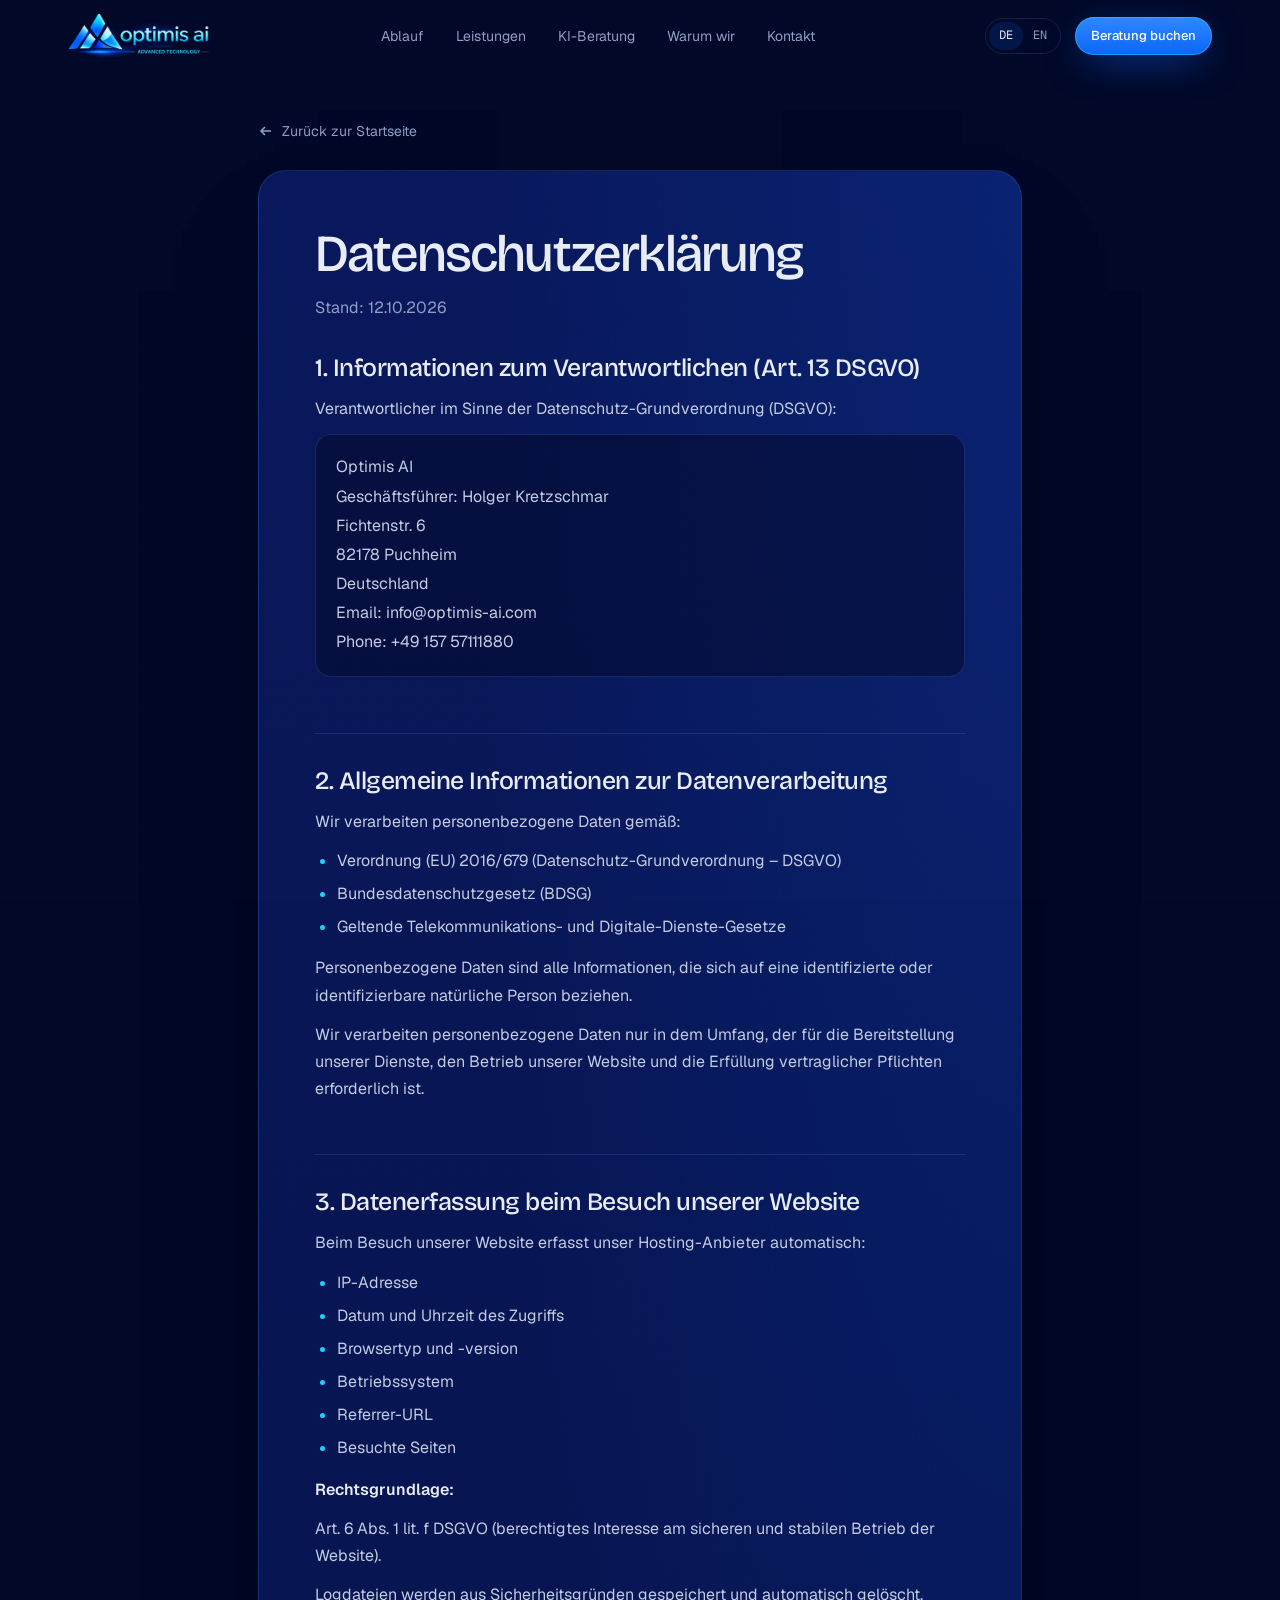
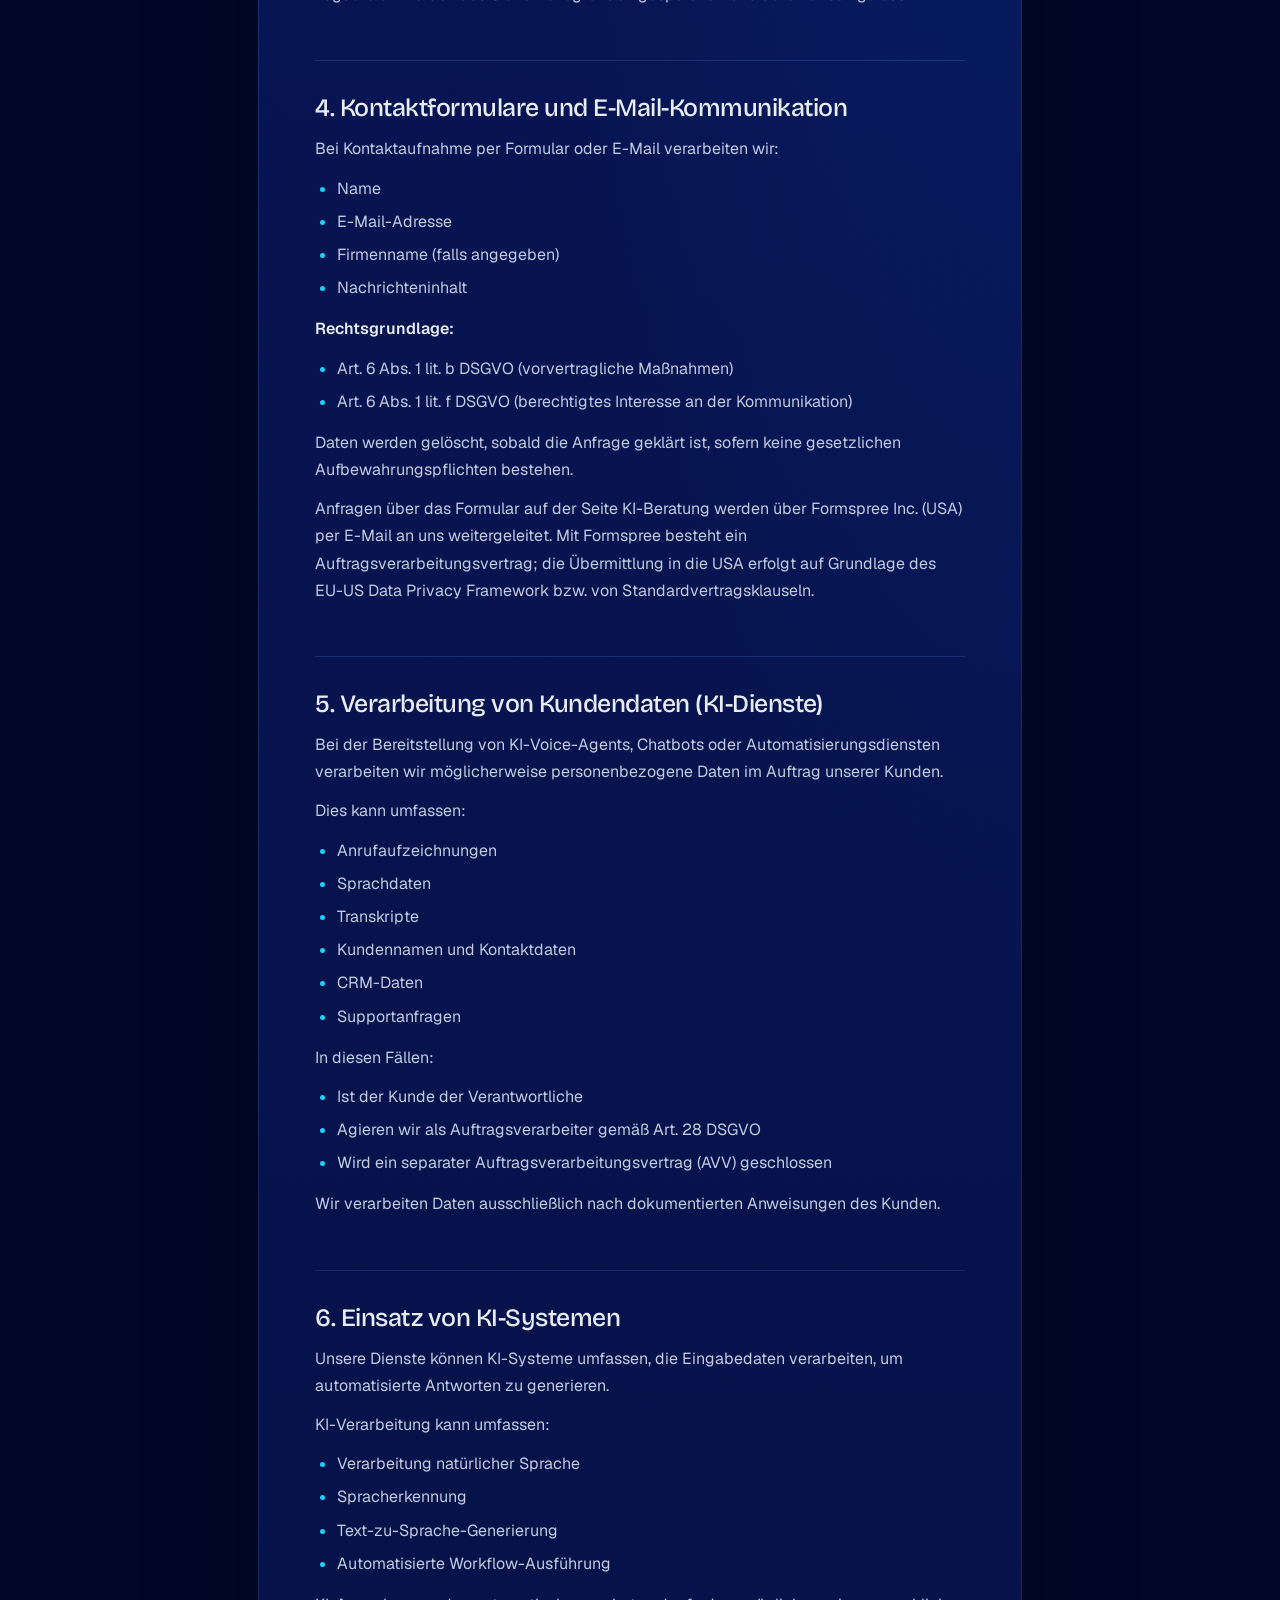
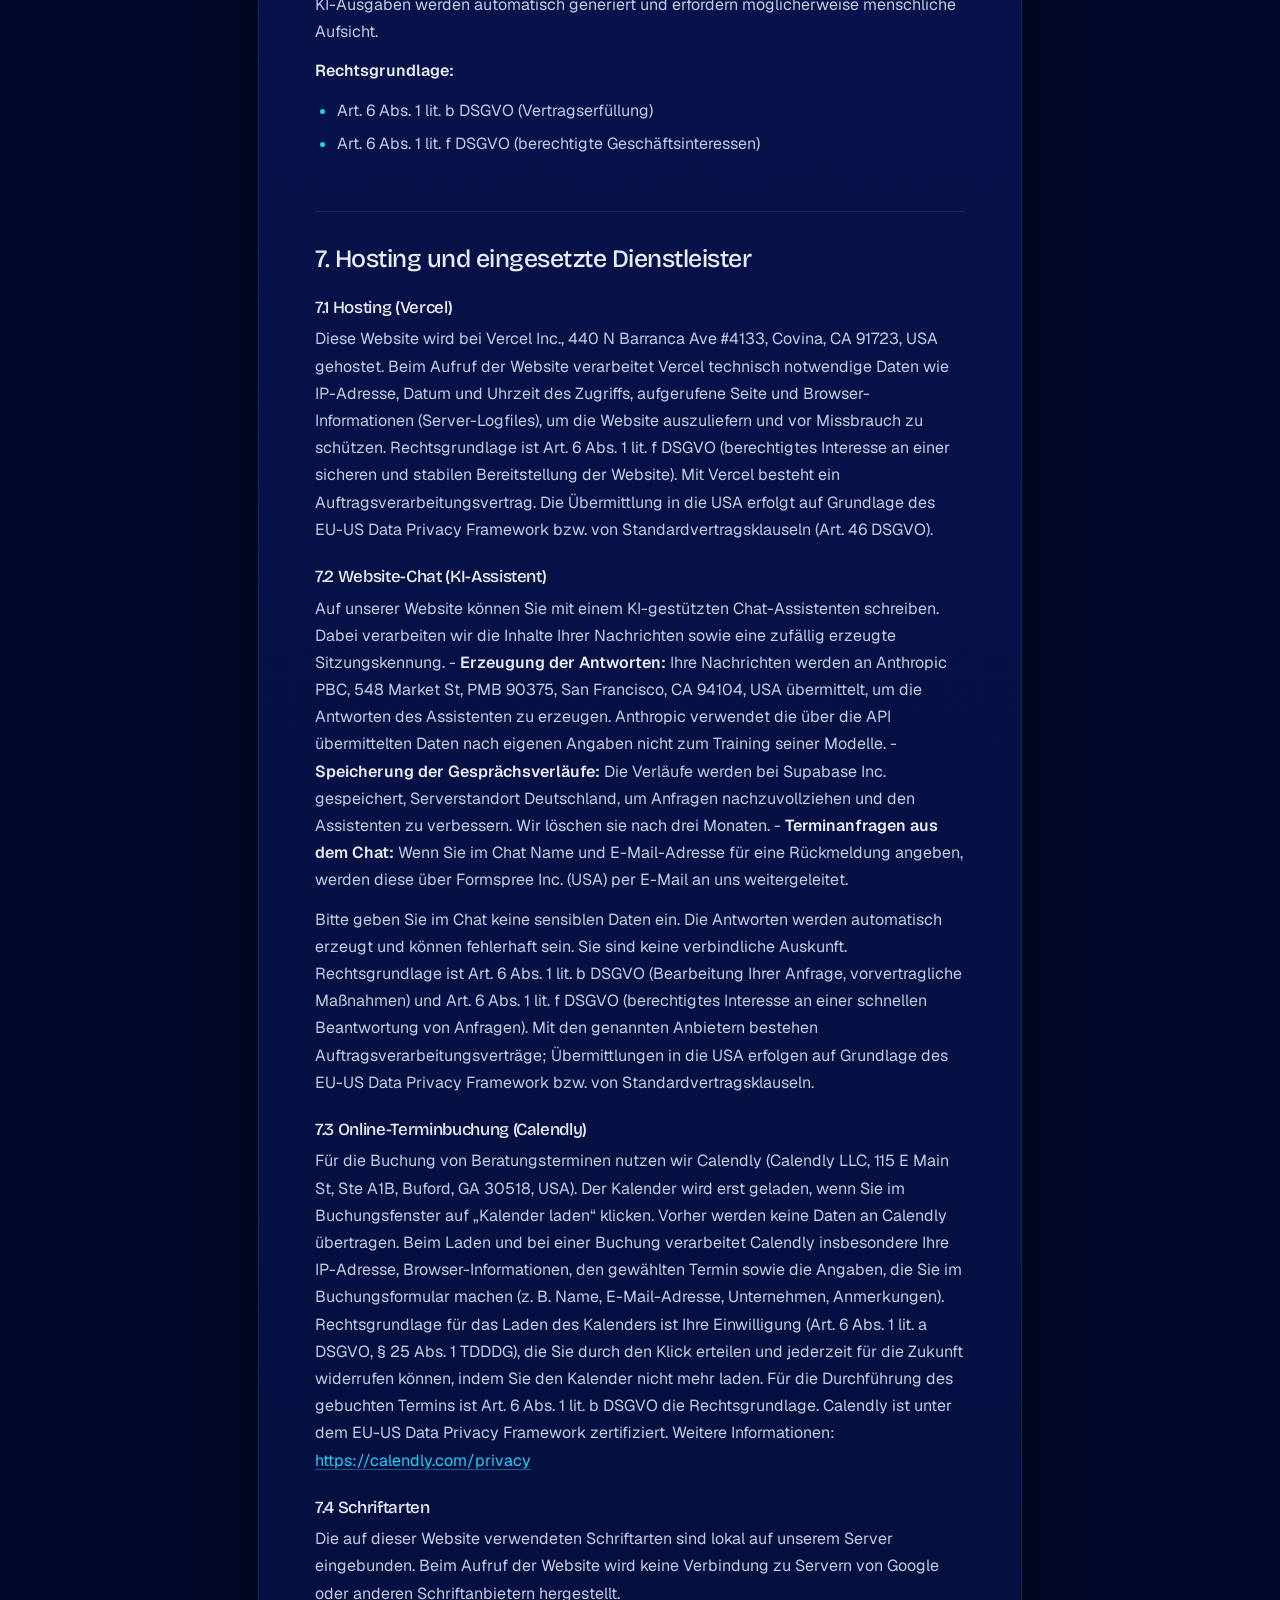
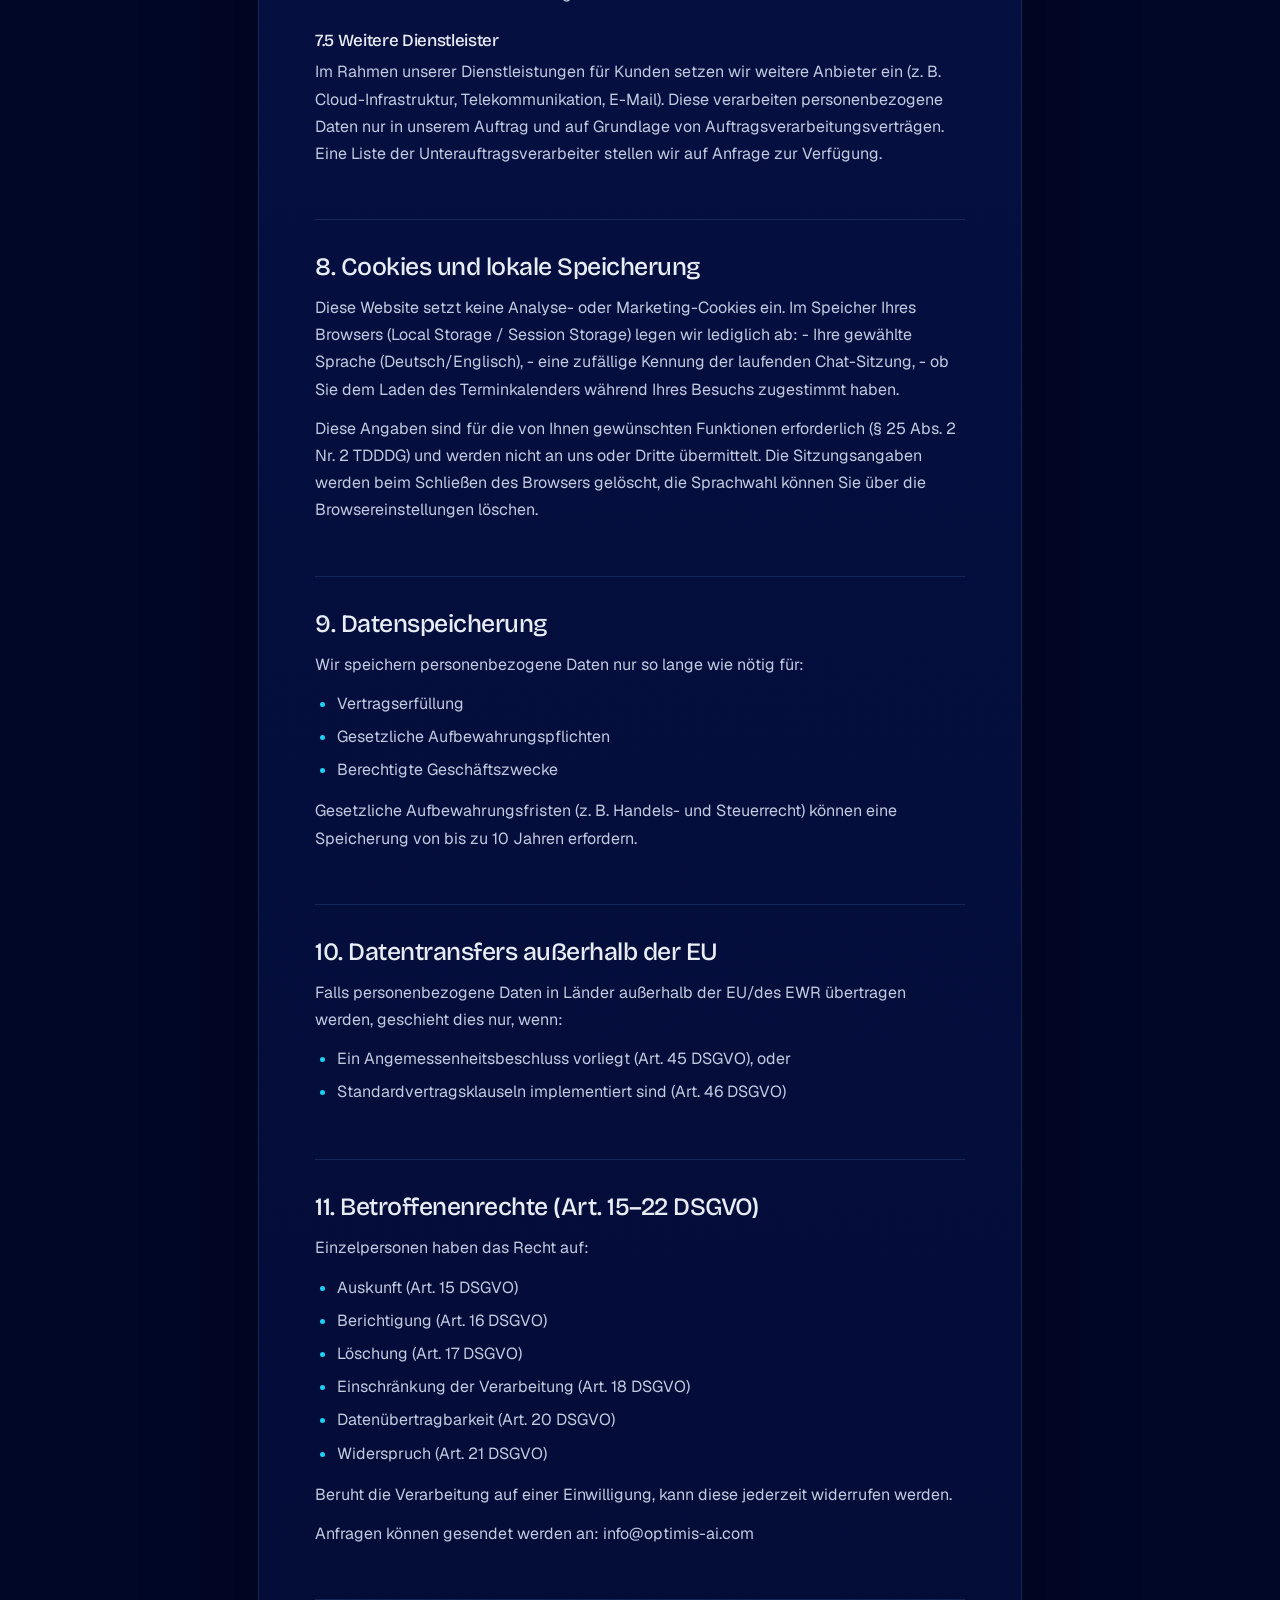
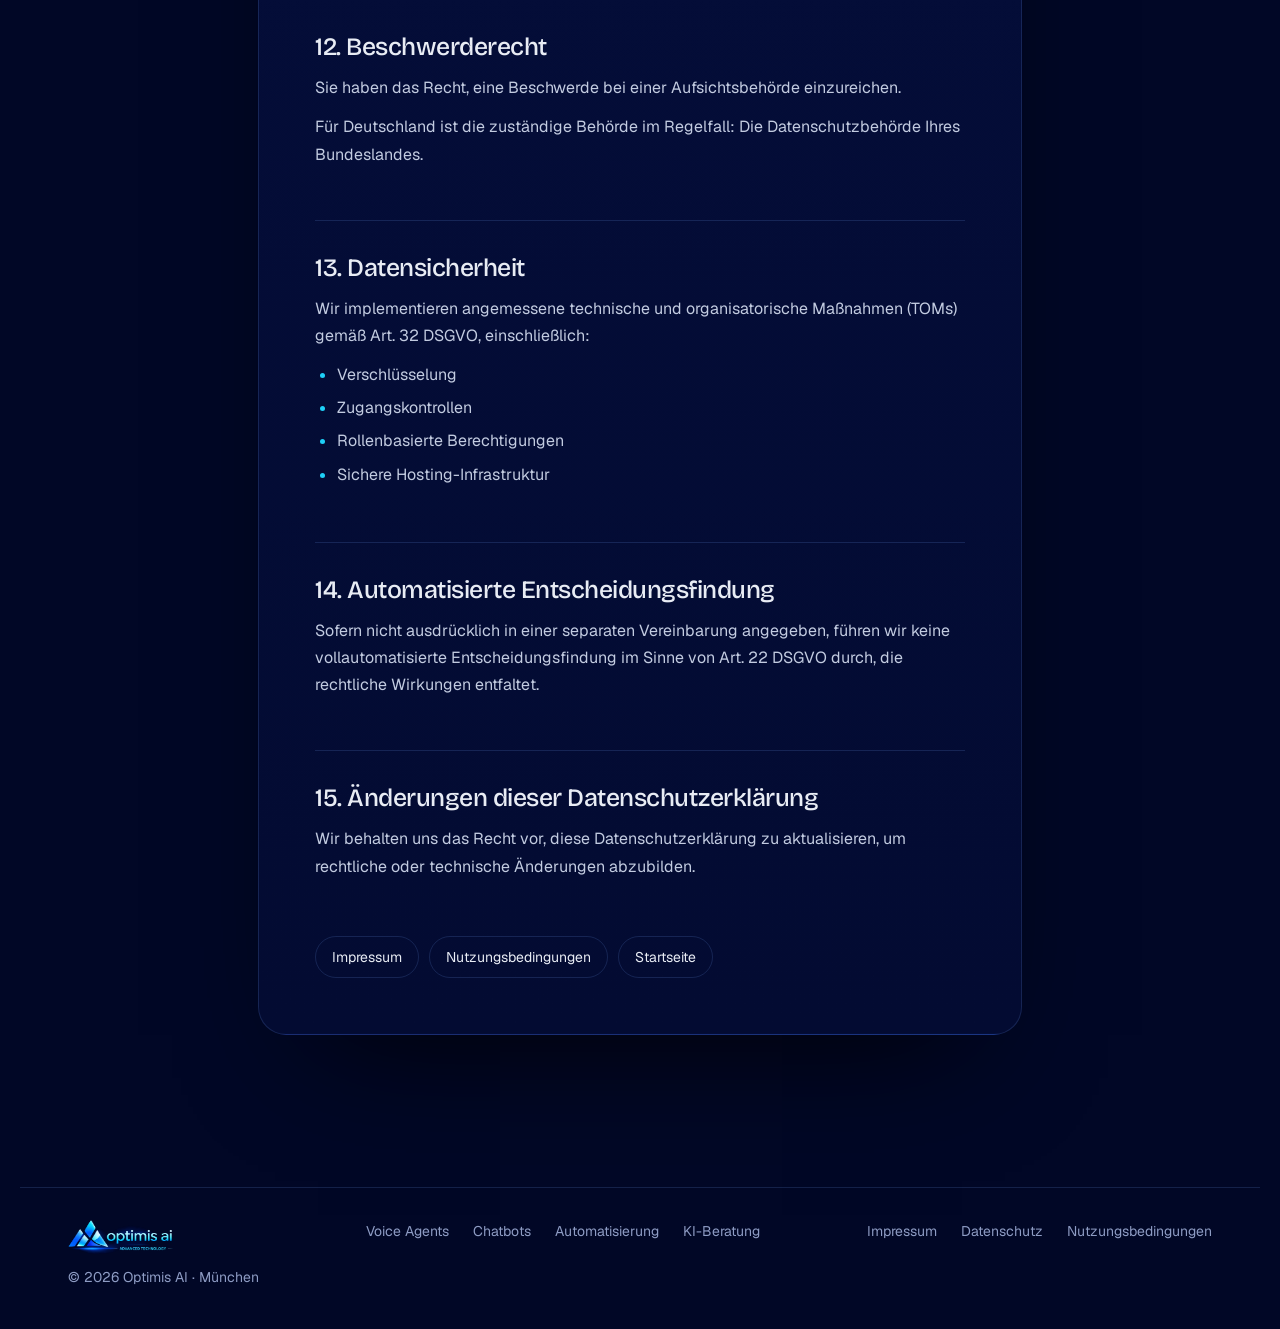
<file: datenschutz.html>
<!doctype html>
<html lang="de">
<head>
<meta charset="utf-8">
<meta name="viewport" content="width=device-width, initial-scale=1, viewport-fit=cover">
<meta name="theme-color" content="#010726">
<meta name="description" content="Datenschutzerklärung von Optimis AI.">
<link rel="canonical" href="https://www.optimis-ai.com/datenschutz">
<meta property="og:type" content="website">
<meta property="og:site_name" content="Optimis AI">
<meta property="og:locale" content="de_DE">
<meta property="og:locale:alternate" content="en_US">
<meta property="og:url" content="https://www.optimis-ai.com/datenschutz">
<meta property="og:title" content="Datenschutzerklärung | Optimis AI">
<meta property="og:description" content="Datenschutzerklärung von Optimis AI.">
<meta property="og:image" content="https://www.optimis-ai.com/assets/og-image.jpg">
<meta property="og:image:width" content="1200">
<meta property="og:image:height" content="630">
<meta name="twitter:card" content="summary_large_image">
<meta name="twitter:title" content="Datenschutzerklärung | Optimis AI">
<meta name="twitter:description" content="Datenschutzerklärung von Optimis AI.">
<meta name="twitter:image" content="https://www.optimis-ai.com/assets/og-image.jpg">
<link rel="icon" href="/favicon.ico" sizes="any">
<link rel="icon" type="image/png" href="/favicon-48x48.png" sizes="48x48">
<link rel="apple-touch-icon" href="/apple-touch-icon.png">
<title>Datenschutzerklärung | Optimis AI</title>
<link rel="preload" href="assets/fonts/geist-latin-wght-normal.woff2" as="font" type="font/woff2" crossorigin>
<link rel="preload" href="assets/fonts/bricolage-grotesque-latin-opsz-normal.woff2" as="font" type="font/woff2" crossorigin>
<link rel="stylesheet" href="assets/fonts.css">
<style>
/* Layout: dark single-world page. Hero = headline left, live 3D voice orb right with call transcript.
   Then: sequence (Ablauf) with scroll-filled spine, interactive service demo stage, promise list, closing CTA. */
:root{
  color-scheme: dark;
  --ink:#010726;          /* logo navy, deepest */
  --deep:#06124A;         /* logo navy, raised */
  --line:rgba(120,170,255,.16);
  --text:#E8ECF4;
  --muted:#8E9CC4;
  --signal:#0A64F8;       /* logo electric blue */
  --glow:#1ED0F8;         /* logo cyan */
  --gold:#B6F8F8;         /* logo ice highlight */
  --f-display:"Bricolage Grotesque", "Helvetica Neue", Arial, sans-serif;
  --f-body:"Geist", "Helvetica Neue", Arial, sans-serif;
  --f-mono:"Geist Mono", ui-monospace, "SF Mono", Menlo, monospace;
  --gutter:clamp(16px, 4vw, 48px);
  --max:1240px;
}
*{box-sizing:border-box}
html{scroll-behavior:smooth}
body{
  background:var(--ink); color:var(--text);
  font-family:var(--f-body); font-size:16px; line-height:1.6;
  -webkit-font-smoothing:antialiased; overflow-x:hidden;
}
a{color:inherit}
::selection{background:var(--signal); color:var(--ink)}
:focus-visible{outline:2px solid var(--glow); outline-offset:3px; border-radius:6px}
.wrap{max-width:var(--max); margin-inline:auto; padding-inline:var(--gutter)}

/* film grain for depth */
.grain{position:fixed; inset:0; pointer-events:none; z-index:60; opacity:.07; mix-blend-mode:overlay;
  background-image:url("data:image/svg+xml;utf8,<svg xmlns='http://www.w3.org/2000/svg' width='160' height='160'><filter id='n'><feTurbulence type='fractalNoise' baseFrequency='.9' numOctaves='2' stitchTiles='stitch'/></filter><rect width='100%' height='100%' filter='url(%23n)'/></svg>");}

/* ---------- NAV ---------- */
.nav{position:fixed; top:0; left:0; right:0; z-index:50; padding-top:env(safe-area-inset-top,0px);
  transition:background .4s, border-color .4s; border-bottom:1px solid transparent}
.nav.scrolled{background:rgba(1,7,38,.72); backdrop-filter:blur(18px) saturate(1.4); -webkit-backdrop-filter:blur(18px) saturate(1.4); border-color:var(--line)}
.nav-in{display:flex; align-items:center; justify-content:space-between; gap:24px; height:72px}
.logo{display:flex; align-items:center; text-decoration:none}
.logo img{height:46px; width:auto; aspect-ratio:340/109; object-fit:contain; display:block}
.foot-logo{height:34px; width:auto; aspect-ratio:340/109; align-self:flex-start; object-fit:contain; display:block}
.nav-links{display:flex; gap:32px; font-size:14px; color:var(--muted)}
.nav-links a{text-decoration:none; transition:color .2s}
.nav-links a:hover{color:var(--text)}
.nav-right{display:flex; align-items:center; gap:14px}
.lang{display:flex; border:1px solid var(--line); border-radius:999px; padding:3px; font-size:12px; font-family:var(--f-mono)}
.lang button{all:unset; cursor:pointer; padding:4px 10px; border-radius:999px; color:var(--muted)}
.lang button[aria-pressed="true"]{background:rgba(10,100,248,.16); color:var(--text)}

.btn{display:inline-flex; align-items:center; gap:10px; text-decoration:none; font-weight:500; font-size:15px;
  border-radius:999px; padding:14px 24px; transition:transform .25s, box-shadow .3s, background .3s; cursor:pointer; border:0; font-family:inherit}
.btn-primary{background:linear-gradient(180deg,#2E86FF, var(--signal)); color:#FFFFFF;
  box-shadow:0 0 0 1px rgba(30,208,248,.5) inset, 0 10px 40px -10px rgba(10,100,248,.8)}
.btn-primary:hover{transform:translateY(-2px); box-shadow:0 0 0 1px rgba(30,208,248,.7) inset, 0 16px 50px -10px rgba(10,100,248,1)}
.btn-ghost{color:var(--text); border:1px solid var(--line); background:rgba(255,255,255,.02)}
.btn-ghost:hover{border-color:rgba(30,208,248,.4); background:rgba(10,100,248,.06)}
.btn-sm{padding:9px 16px; font-size:13px}
.btn svg{width:16px; height:16px}

/* ---------- HERO ---------- */
.hero{position:relative; padding-top:calc(120px + env(safe-area-inset-top,0px)); padding-bottom:72px; overflow:hidden}
.hero::before{content:""; position:absolute; inset:-20% -10% auto; height:900px; pointer-events:none;
  background:radial-gradient(ellipse 50% 45% at 72% 40%, rgba(10,100,248,.30), transparent 70%),
             radial-gradient(ellipse 30% 30% at 20% 10%, rgba(182,248,248,.06), transparent 70%)}
.hero-grid{position:relative; display:grid; grid-template-columns:minmax(0,1.05fr) minmax(0,1fr); gap:24px; align-items:center}
.pill{display:inline-flex; align-items:center; gap:10px; font-size:13px; color:var(--gold);
  border:1px solid rgba(182,248,248,.25); border-radius:999px; padding:6px 14px 6px 8px; background:rgba(182,248,248,.04)}
.pill i{width:8px; height:8px; border-radius:50%; background:var(--gold); box-shadow:0 0 10px var(--gold); display:block; margin-left:4px; animation:breathe 2.4s ease-in-out infinite}
@keyframes breathe{50%{opacity:.35}}
h1{font-family:var(--f-display); font-weight:300; font-size:clamp(44px, 6.4vw, 88px); line-height:.98; letter-spacing:-.045em; margin:28px 0 28px; text-wrap:balance}
h1 strong{font-weight:700; display:block;
  background:linear-gradient(100deg, var(--text) 10%, var(--glow) 45%, var(--signal) 70%, var(--text) 95%);
  background-size:220% 100%; -webkit-background-clip:text; background-clip:text; color:transparent;
  animation:sheen 9s ease-in-out infinite}
@keyframes sheen{0%,100%{background-position:100% 0}50%{background-position:0 0}}
.lede{font-size:clamp(17px,1.5vw,19px); color:#B8C1D3; max-width:34em; margin:0 0 14px}
.lede-2{font-size:15px; color:var(--muted); max-width:36em; margin:0 0 36px}
.hero-ctas{display:flex; flex-wrap:wrap; gap:12px}
.assure{display:flex; flex-wrap:wrap; gap:10px 28px; margin-top:40px; font-size:14px; color:var(--muted); list-style:none; padding:0}
.assure li{display:flex; align-items:center; gap:8px}
.assure svg{width:16px; height:16px; color:var(--glow); flex:none}

.reveal{animation:rise 1s cubic-bezier(.2,.7,.1,1) both}
.d1{animation-delay:.05s}.d2{animation-delay:.15s}.d3{animation-delay:.28s}.d4{animation-delay:.4s}.d5{animation-delay:.52s}
@keyframes rise{from{opacity:0; transform:translateY(22px); filter:blur(6px)}to{opacity:1; transform:none; filter:none}}

/* orb stage */
.stage{position:relative; aspect-ratio:1/1; max-width:100%; width:100%; min-height:0}
#orb{position:absolute; inset:-12%; width:124%; height:124%; display:block}
.orb-fallback{position:absolute; inset:18%; border-radius:50%;
  background:radial-gradient(circle at 35% 30%, #B6F8F8, var(--signal) 35%, #06124A 70%, transparent 72%);
  filter:blur(1px); box-shadow:0 0 120px rgba(10,100,248,.5)}
.call{position:absolute; left:50%; bottom:2%; transform:translateX(-50%); width:min(420px, 100%);
  background:rgba(10,16,32,.66); border:1px solid var(--line); border-radius:18px; padding:14px 16px;
  backdrop-filter:blur(14px); -webkit-backdrop-filter:blur(14px); box-shadow:0 30px 60px -30px rgba(0,0,0,.8)}
.call-head{display:flex; align-items:center; justify-content:space-between; font-family:var(--f-mono); font-size:11px; color:var(--muted); margin-bottom:8px}
.live{display:flex; align-items:center; gap:7px; color:#7DF0B4}
.live i{width:7px; height:7px; border-radius:50%; background:#7DF0B4; box-shadow:0 0 8px #7DF0B4; animation:breathe 1.2s infinite}
.call-line{min-height:3.2em; font-size:15px; line-height:1.45}
.who{font-family:var(--f-mono); font-size:11px; letter-spacing:.04em; margin-right:6px}
.who.agent{color:var(--glow)} .who.caller{color:var(--gold)}
.caret{display:inline-block; width:2px; height:1em; background:var(--glow); vertical-align:-2px; margin-left:2px; animation:breathe .8s steps(1) infinite}

/* ---------- SECTIONS ---------- */
section{position:relative}
.sec{padding-block:clamp(80px, 11vw, 150px)}
.sec-head{display:grid; grid-template-columns:minmax(0,1fr) minmax(0,1fr); gap:32px 64px; align-items:end; margin-bottom:64px}
.kicker{font-size:14px; color:var(--glow); margin:0 0 14px; font-weight:500}
h2{font-family:var(--f-display); font-weight:300; font-size:clamp(34px, 4.6vw, 60px); line-height:1.02; letter-spacing:-.035em; margin:0; text-wrap:balance}
h2 strong{font-weight:700}
.sec-head p{color:#AEB7C9; margin:0; max-width:32em; font-size:17px}
h3{font-family:var(--f-display); font-weight:500; letter-spacing:-.02em; font-size:24px; line-height:1.15; margin:0 0 10px}

/* Ablauf: real sequence */
.steps{position:relative; display:grid; gap:0}
.spine{position:absolute; left:27px; top:28px; bottom:28px; width:2px; background:var(--line); border-radius:2px}
.spine i{position:absolute; inset:0 0 auto; height:var(--p,0%); background:linear-gradient(var(--glow), var(--signal)); border-radius:2px; box-shadow:0 0 14px var(--signal)}
.step{position:relative; display:grid; grid-template-columns:56px minmax(0,1fr) auto; gap:28px; align-items:start; padding:28px 0; border-top:1px solid var(--line)}
.step:last-child{border-bottom:1px solid var(--line)}
.node{width:56px; height:56px; border-radius:50%; display:grid; place-items:center; font-family:var(--f-mono); font-size:14px;
  background:var(--ink); border:1px solid var(--line); color:var(--muted); position:relative; z-index:1; transition:all .5s}
.step.on .node{border-color:var(--signal); color:var(--text); box-shadow:0 0 0 6px rgba(10,100,248,.08), 0 0 30px rgba(10,100,248,.4)}
.step p{color:#AEB7C9; margin:0; max-width:40em}
.cost{text-align:right; min-width:150px}
.cost b{display:block; font-family:var(--f-display); font-weight:500; font-size:34px; letter-spacing:-.03em; line-height:1; font-variant-numeric:tabular-nums}
.cost span{font-size:13px; color:var(--muted)}
.step:last-child .cost b{color:var(--gold); font-size:22px; line-height:1.2}

/* Services: interactive stage */
.svc{display:grid; grid-template-columns:minmax(0,.9fr) minmax(0,1.1fr); gap:48px; align-items:stretch}
.svc-list{display:flex; flex-direction:column; gap:10px}
.svc-tab{all:unset; box-sizing:border-box; cursor:pointer; display:block; padding:24px 26px; border-radius:20px; border:1px solid transparent; transition:background .35s, border-color .35s}
.svc-tab:hover{background:rgba(255,255,255,.02)}
.svc-tab:focus-visible{outline:2px solid var(--glow)}
.svc-tab[aria-selected="true"]{background:linear-gradient(180deg, rgba(10,100,248,.09), rgba(10,100,248,.02)); border-color:rgba(10,100,248,.28)}
.svc-tab h3{display:flex; align-items:center; gap:12px; margin:0}
.svc-tab h3 svg{width:22px; height:22px; color:var(--signal); flex:none}
.svc-body{display:grid; grid-template-rows:0fr; transition:grid-template-rows .45s cubic-bezier(.2,.7,.1,1)}
.svc-tab[aria-selected="true"] .svc-body{grid-template-rows:1fr}
.svc-body > div{overflow:hidden}
.svc-body p{color:#AEB7C9; margin:12px 0 14px}
.tags{display:flex; flex-wrap:wrap; gap:8px; padding-bottom:4px}
.tags span{font-size:12.5px; padding:5px 11px; border-radius:999px; border:1px solid var(--line); color:#C6CEDD}

.demo-wrap{perspective:1400px; min-width:0}
.demo{position:relative; height:100%; min-height:460px; border-radius:28px; padding:28px;
  background:radial-gradient(120% 80% at 80% 0%, rgba(10,100,248,.16), transparent 60%), linear-gradient(180deg, #0A1C62, #030B32);
  border:1px solid var(--line); box-shadow:0 60px 120px -50px rgba(0,0,0,.9), inset 0 1px 0 rgba(255,255,255,.06);
  transform-style:preserve-3d; transition:transform .25s ease-out; overflow:hidden}
.demo::after{content:""; position:absolute; inset:0; border-radius:inherit; pointer-events:none;
  background:radial-gradient(400px circle at var(--mx,50%) var(--my,0%), rgba(30,208,248,.10), transparent 60%)}
.demo-bar{display:flex; justify-content:space-between; align-items:center; font-family:var(--f-mono); font-size:11.5px; color:var(--muted); margin-bottom:22px; transform:translateZ(30px)}
.dots{display:flex; gap:6px}.dots i{width:9px; height:9px; border-radius:50%; background:#1a2b72; display:block}
.panel{display:none; transform:translateZ(50px)}
.panel.active{display:block; animation:panelIn .5s cubic-bezier(.2,.7,.1,1)}
@keyframes panelIn{from{opacity:0; transform:translateZ(50px) translateY(12px)}to{opacity:1; transform:translateZ(50px)}}
.example{font-size:11.5px; color:var(--muted); margin-top:18px}
.example a{color:var(--glow)}

/* chat */
.chat{display:flex; flex-direction:column; gap:12px}
.bub{max-width:82%; padding:12px 16px; border-radius:18px; font-size:14.5px; line-height:1.45}
.bub.user{align-self:flex-end; background:#12236E; border-bottom-right-radius:6px}
.bub.bot{align-self:flex-start; background:rgba(10,100,248,.12); border:1px solid rgba(10,100,248,.25); border-bottom-left-radius:6px}
.chip-ok{align-self:flex-start; display:inline-flex; gap:8px; align-items:center; font-size:12.5px; color:#7DF0B4; border:1px solid rgba(125,240,180,.3); background:rgba(125,240,180,.06); padding:6px 12px; border-radius:999px}
.chip-ok svg{width:14px; height:14px}
.typing{align-self:flex-start; display:flex; gap:4px; padding:14px 16px; background:rgba(10,100,248,.08); border-radius:18px}
.typing i{width:6px; height:6px; border-radius:50%; background:var(--glow); animation:bounce 1s infinite}
.typing i:nth-child(2){animation-delay:.15s}.typing i:nth-child(3){animation-delay:.3s}
@keyframes bounce{0%,60%,100%{transform:none; opacity:.4}30%{transform:translateY(-4px); opacity:1}}

/* voice */
.wave{display:flex; align-items:center; justify-content:center; gap:4px; height:120px; margin:6px 0 22px}
.wave i{width:5px; border-radius:3px; background:linear-gradient(var(--glow), var(--signal)); height:12%; transition:height .09s}
.flow{list-style:none; padding:0; margin:0; display:grid; gap:10px}
.flow li{display:grid; grid-template-columns:56px minmax(0,1fr) auto; align-items:center; gap:12px; padding:12px 14px; border-radius:14px; background:rgba(255,255,255,.025); border:1px solid var(--line); font-size:14px}
.flow time{font-family:var(--f-mono); font-size:12px; color:var(--muted); font-variant-numeric:tabular-nums}
.flow em{font-style:normal; font-size:12px; color:var(--glow)}

/* workflow graph */
.graph{width:100%; height:auto; display:block}
.graph .edge{fill:none; stroke:rgba(10,100,248,.35); stroke-width:1.5}
.graph .flowline{fill:none; stroke:var(--glow); stroke-width:2; stroke-dasharray:6 14; animation:dash 1.6s linear infinite}
@keyframes dash{to{stroke-dashoffset:-40}}
.graph .box{fill:#08175A; stroke:rgba(150,180,255,.22)}
.graph .core{fill:url(#coreGrad); stroke:rgba(30,208,248,.6)}
.graph text{fill:var(--text); font-family:var(--f-body); font-size:13px}
.graph .sub{fill:var(--muted); font-size:11px; font-family:var(--f-mono)}

/* Warum */
.why{display:grid; grid-template-columns:minmax(0,.85fr) minmax(0,1.15fr); gap:64px}
.why-quote{position:sticky; top:120px; align-self:start}
.why-quote p{color:#AEB7C9; font-size:17px; max-width:28em; margin:24px 0 0}
.promises{list-style:none; margin:0; padding:0}
.promises li{display:grid; grid-template-columns:40px minmax(0,1fr); gap:20px; padding:28px 0; border-top:1px solid var(--line); transition:background .3s}
.promises li:last-child{border-bottom:1px solid var(--line)}
.promises .ic{width:40px; height:40px; border-radius:12px; display:grid; place-items:center; background:rgba(10,100,248,.08); border:1px solid rgba(10,100,248,.2); color:var(--signal)}
.promises .ic svg{width:20px; height:20px}
.promises h3{font-size:21px; margin:6px 0 6px}
.promises p{margin:0; color:#AEB7C9}

/* CTA */
.cta{position:relative; overflow:hidden; border-radius:36px; padding:clamp(48px,8vw,110px) clamp(24px,6vw,90px);
  background:radial-gradient(60% 90% at 85% 120%, rgba(10,100,248,.35), transparent 60%),
             radial-gradient(40% 60% at 0% 0%, rgba(182,248,248,.08), transparent 60%), #05104A;
  border:1px solid var(--line)}
.cta-ring{position:absolute; right:-160px; bottom:-220px; width:620px; height:620px; border-radius:50%; pointer-events:none;
  background:conic-gradient(from 0deg, transparent, rgba(30,208,248,.5), transparent 30%, rgba(10,100,248,.35), transparent 70%);
  -webkit-mask:radial-gradient(circle, transparent 62%, #000 63%, #000 64%, transparent 65%);
          mask:radial-gradient(circle, transparent 62%, #000 63%, #000 64%, transparent 65%);
  animation:spin 14s linear infinite}
.cta-ring.r2{width:460px; height:460px; right:-80px; bottom:-140px; animation-duration:22s; animation-direction:reverse; opacity:.6}
@keyframes spin{to{transform:rotate(360deg)}}
.cta h2{max-width:14em; font-size:clamp(36px,5vw,68px)}
.cta p{color:#B8C1D3; font-size:18px; max-width:30em; margin:24px 0 36px}
.cta-row{display:flex; flex-wrap:wrap; gap:14px 28px; align-items:center; position:relative}
.mail{display:flex; align-items:center; gap:10px; font-family:var(--f-mono); font-size:14px; color:#C6CEDD}
.mail span{user-select:all}
.copy{all:unset; cursor:pointer; font-family:var(--f-body); font-size:12px; color:var(--muted); border:1px solid var(--line); padding:4px 10px; border-radius:999px}
.copy:hover{color:var(--text)}

footer{padding-block:56px 40px; color:var(--muted); font-size:14px}
.foot{display:flex; flex-wrap:wrap; justify-content:space-between; gap:24px; border-top:1px solid var(--line); padding-top:32px}
.foot nav{display:flex; flex-wrap:wrap; gap:10px 24px}
.foot a{text-decoration:none}.foot a:hover{color:var(--text)}

/* ---------- RESPONSIVE ---------- */
@media (max-width: 980px){
  .nav-links{display:none}
  .hero-grid{grid-template-columns:minmax(0,1fr)}
  .stage{max-width:520px; margin:8px auto 0}
  .sec-head,.svc,.why{grid-template-columns:minmax(0,1fr)}
  .why-quote{position:static}
  .demo{min-height:420px}
}
@media (max-width: 620px){
  .nav-right .btn{display:none}
  .step{grid-template-columns:56px minmax(0,1fr); gap:18px}
  .cost{grid-column:2; text-align:left}
  .demo{padding:20px; border-radius:22px}
  .bub{max-width:92%}
  .flow li{grid-template-columns:48px minmax(0,1fr)}
  .flow em{grid-column:2}
}
@media (prefers-reduced-motion: reduce){
  *,*::before,*::after{animation:none!important; transition:none!important}
  html{scroll-behavior:auto}
}
</style>
<style>
.legal-main{padding-top:calc(120px + env(safe-area-inset-top,0px)); padding-bottom:96px}
.legal-wrap{max-width:860px; margin-inline:auto; padding-inline:var(--gutter)}
.back{display:inline-flex; align-items:center; gap:8px; color:var(--muted); text-decoration:none; font-size:14px; margin-bottom:28px; transition:color .2s}
.back:hover{color:var(--text)}
.back svg{width:16px; height:16px}
.legal-card{position:relative; border-radius:28px; padding:clamp(28px,5vw,56px); border:1px solid var(--line);
  background:radial-gradient(120% 60% at 100% 0%, rgba(10,100,248,.14), transparent 60%), linear-gradient(180deg, #08175A, #030B32);
  box-shadow:0 60px 120px -60px rgba(0,0,0,.9)}
.legal{color:#C2CBE0; font-size:16px; line-height:1.7; min-width:0; overflow-wrap:anywhere}
.legal .eyebrow{color:var(--glow); font-size:14px; font-weight:500; margin:0 0 10px}
.legal h1{font-family:var(--f-display); font-weight:500; font-size:clamp(32px,4.4vw,52px); line-height:1.05; letter-spacing:-.035em; color:var(--text); margin:0 0 12px; text-wrap:balance}
.legal h1 + p{color:var(--muted); margin-top:0}
.legal h2{font-family:var(--f-display); font-weight:500; font-size:clamp(20px,2.2vw,25px); letter-spacing:-.02em; color:var(--text); margin:44px 0 12px; line-height:1.2; text-wrap:balance}
.legal h3{font-size:17px; color:var(--text); margin:24px 0 8px}
.legal section{padding-bottom:8px}
.legal section + section{border-top:1px solid var(--line); margin-top:32px}
.legal section > h2:first-child{margin-top:32px}
.legal p{margin:0 0 12px; max-width:68ch}
.legal .strong, .legal strong{color:var(--text); font-weight:600}
.legal ul,.legal ol{padding-left:22px; margin:0 0 14px; display:grid; gap:6px; max-width:68ch}
.legal li::marker{color:var(--glow)}
.legal a{color:var(--glow); text-decoration-color:rgba(30,208,248,.4); text-underline-offset:3px}
.legal a:has(> .ic){display:flex; align-items:center; gap:12px; color:#C2CBE0; text-decoration:none; margin-bottom:10px}
.legal a:has(> .ic):hover{color:var(--text)}
.legal .ic{width:18px; height:18px; color:var(--glow); flex:none}
.legal .box{background:rgba(1,7,38,.5); border:1px solid var(--line); border-radius:16px; padding:18px 20px; margin:12px 0 16px}
.legal .box p{margin-bottom:4px}
.legal .addr p{margin:0 0 2px}
.legal-links{display:flex; flex-wrap:wrap; gap:10px; margin-top:36px}
.legal-links a{font-size:14px; text-decoration:none; color:var(--text); border:1px solid var(--line); border-radius:999px; padding:9px 16px; transition:border-color .2s, background .2s}
.legal-links a:hover{border-color:rgba(30,208,248,.4); background:rgba(10,100,248,.08)}
.legal-links a[aria-current="page"]{display:none}
</style>
<style>body{margin:0} img{max-width:100%} [hidden]{display:none!important}</style>
</head>
<body>
<div class="grain" aria-hidden="true"></div>
<header class="nav" id="nav">
  <div class="wrap nav-in">
    <a class="logo" href="index.html" aria-label="Optimis AI Startseite" data-aria-en="Optimis AI home"><img id="logoImg" src="assets/logo.webp" alt="Optimis AI – Advanced Technology" width="143" height="46"></a>
    <nav class="nav-links" aria-label="Hauptnavigation">
      <a href="index.html#ablauf" data-en="Process">Ablauf</a><a href="index.html#leistungen" data-en="Services">Leistungen</a><a href="ki-beratung.html" data-en="AI consulting">KI-Beratung</a><a href="index.html#warum" data-en="Why us">Warum wir</a><a href="index.html#kontakt" data-en="Contact">Kontakt</a>
    </nav>
    <div class="nav-right">
      <div class="lang" role="group" aria-label="Sprache"><button aria-pressed="true">DE</button><button aria-pressed="false">EN</button></div>
      <a class="btn btn-primary btn-sm" href="mailto:info@optimis-ai.com?subject=Kostenlose%20Beratung" data-booking data-en="Book a call">Beratung buchen</a>
    </div>
  </div>
</header>

<main class="legal-main">
  <div class="legal-wrap">
    <a class="back" href="index.html"><svg viewBox="0 0 16 16" fill="none" stroke="currentColor" stroke-width="1.6" aria-hidden="true"><path d="M13 8H3M7 4L3 8l4 4"/></svg><span data-en="Back to home page">Zurück zur Startseite</span></a>
    <article class="legal-card">
      <div class="legal" data-lang="de"><h1>Datenschutzerklärung</h1><p>Stand: 12.10.2026</p><div><section><h2>1. Informationen zum Verantwortlichen (Art. 13 DSGVO)</h2><div class="addr"><p>Verantwortlicher im Sinne der Datenschutz-Grundverordnung (DSGVO):</p><div class="box"><p>Optimis AI</p><p>Geschäftsführer: Holger Kretzschmar</p><p>Fichtenstr. 6</p><p>82178 Puchheim</p><p>Deutschland</p><p>Email: info@optimis-ai.com</p><p>Phone: +49 157 57111880</p></div></div></section><section><h2>2. Allgemeine Informationen zur Datenverarbeitung</h2><div><p>Wir verarbeiten personenbezogene Daten gemäß:</p><ul><li>Verordnung (EU) 2016/679 (Datenschutz-Grundverordnung – DSGVO)</li><li>Bundesdatenschutzgesetz (BDSG)</li><li>Geltende Telekommunikations- und Digitale-Dienste-Gesetze</li></ul><p>Personenbezogene Daten sind alle Informationen, die sich auf eine identifizierte oder identifizierbare natürliche Person beziehen.</p><p>Wir verarbeiten personenbezogene Daten nur in dem Umfang, der für die Bereitstellung unserer Dienste, den Betrieb unserer Website und die Erfüllung vertraglicher Pflichten erforderlich ist.</p></div></section><section><h2>3. Datenerfassung beim Besuch unserer Website</h2><div><p>Beim Besuch unserer Website erfasst unser Hosting-Anbieter automatisch:</p><ul><li>IP-Adresse</li><li>Datum und Uhrzeit des Zugriffs</li><li>Browsertyp und -version</li><li>Betriebssystem</li><li>Referrer-URL</li><li>Besuchte Seiten</li></ul><p><strong>Rechtsgrundlage:</strong></p><p>Art. 6 Abs. 1 lit. f DSGVO (berechtigtes Interesse am sicheren und stabilen Betrieb der Website).</p><p>Logdateien werden aus Sicherheitsgründen gespeichert und automatisch gelöscht.</p></div></section><section><h2>4. Kontaktformulare und E-Mail-Kommunikation</h2><div><p>Bei Kontaktaufnahme per Formular oder E-Mail verarbeiten wir:</p><ul><li>Name</li><li>E-Mail-Adresse</li><li>Firmenname (falls angegeben)</li><li>Nachrichteninhalt</li></ul><p><strong>Rechtsgrundlage:</strong></p><ul><li>Art. 6 Abs. 1 lit. b DSGVO (vorvertragliche Maßnahmen)</li><li>Art. 6 Abs. 1 lit. f DSGVO (berechtigtes Interesse an der Kommunikation)</li></ul><p>Daten werden gelöscht, sobald die Anfrage geklärt ist, sofern keine gesetzlichen Aufbewahrungspflichten bestehen.</p><p>Anfragen über das Formular auf der Seite KI-Beratung werden über Formspree Inc. (USA) per E-Mail an uns weitergeleitet. Mit Formspree besteht ein Auftragsverarbeitungsvertrag; die Übermittlung in die USA erfolgt auf Grundlage des EU-US Data Privacy Framework bzw. von Standardvertragsklauseln.</p></div></section><section><h2>5. Verarbeitung von Kundendaten (KI-Dienste)</h2><div><p>Bei der Bereitstellung von KI-Voice-Agents, Chatbots oder Automatisierungsdiensten verarbeiten wir möglicherweise personenbezogene Daten im Auftrag unserer Kunden.</p><p>Dies kann umfassen:</p><ul><li>Anrufaufzeichnungen</li><li>Sprachdaten</li><li>Transkripte</li><li>Kundennamen und Kontaktdaten</li><li>CRM-Daten</li><li>Supportanfragen</li></ul><p>In diesen Fällen:</p><ul><li>Ist der Kunde der Verantwortliche</li><li>Agieren wir als Auftragsverarbeiter gemäß Art. 28 DSGVO</li><li>Wird ein separater Auftragsverarbeitungsvertrag (AVV) geschlossen</li></ul><p>Wir verarbeiten Daten ausschließlich nach dokumentierten Anweisungen des Kunden.</p></div></section><section><h2>6. Einsatz von KI-Systemen</h2><div><p>Unsere Dienste können KI-Systeme umfassen, die Eingabedaten verarbeiten, um automatisierte Antworten zu generieren.</p><p>KI-Verarbeitung kann umfassen:</p><ul><li>Verarbeitung natürlicher Sprache</li><li>Spracherkennung</li><li>Text-zu-Sprache-Generierung</li><li>Automatisierte Workflow-Ausführung</li></ul><p>KI-Ausgaben werden automatisch generiert und erfordern möglicherweise menschliche Aufsicht.</p><p><strong>Rechtsgrundlage:</strong></p><ul><li>Art. 6 Abs. 1 lit. b DSGVO (Vertragserfüllung)</li><li>Art. 6 Abs. 1 lit. f DSGVO (berechtigte Geschäftsinteressen)</li></ul></div></section><section><h2>7. Hosting und eingesetzte Dienstleister</h2><div><h3>7.1 Hosting (Vercel)</h3>
<p>Diese Website wird bei Vercel Inc., 440 N Barranca Ave #4133, Covina, CA 91723, USA gehostet.
Beim Aufruf der Website verarbeitet Vercel technisch notwendige Daten wie IP-Adresse, Datum und
Uhrzeit des Zugriffs, aufgerufene Seite und Browser-Informationen (Server-Logfiles), um die Website
auszuliefern und vor Missbrauch zu schützen.
Rechtsgrundlage ist Art. 6 Abs. 1 lit. f DSGVO (berechtigtes Interesse an einer sicheren und
stabilen Bereitstellung der Website). Mit Vercel besteht ein Auftragsverarbeitungsvertrag.
Die Übermittlung in die USA erfolgt auf Grundlage des EU-US Data Privacy Framework
bzw. von Standardvertragsklauseln (Art. 46 DSGVO).</p>
<h3>7.2 Website-Chat (KI-Assistent)</h3>
<p>Auf unserer Website können Sie mit einem KI-gestützten Chat-Assistenten schreiben. Dabei verarbeiten wir
die Inhalte Ihrer Nachrichten sowie eine zufällig erzeugte Sitzungskennung.
- <strong>Erzeugung der Antworten:</strong> Ihre Nachrichten werden an Anthropic PBC, 548 Market St, PMB 90375,
  San Francisco, CA 94104, USA übermittelt, um die Antworten des Assistenten zu erzeugen.
  Anthropic verwendet die über die API übermittelten Daten nach eigenen Angaben nicht zum Training seiner Modelle.
- <strong>Speicherung der Gesprächsverläufe:</strong> Die Verläufe werden bei Supabase Inc. gespeichert,
  Serverstandort Deutschland, um Anfragen
  nachzuvollziehen und den Assistenten zu verbessern. Wir löschen sie nach drei Monaten.
- <strong>Terminanfragen aus dem Chat:</strong> Wenn Sie im Chat Name und E-Mail-Adresse für eine Rückmeldung angeben,
  werden diese über Formspree Inc. (USA) per E-Mail an uns weitergeleitet.</p>
<p>Bitte geben Sie im Chat keine sensiblen Daten ein. Die Antworten werden automatisch erzeugt und können
fehlerhaft sein. Sie sind keine verbindliche Auskunft.
Rechtsgrundlage ist Art. 6 Abs. 1 lit. b DSGVO (Bearbeitung Ihrer Anfrage, vorvertragliche Maßnahmen)
und Art. 6 Abs. 1 lit. f DSGVO (berechtigtes Interesse an einer schnellen Beantwortung von Anfragen).
Mit den genannten Anbietern bestehen Auftragsverarbeitungsverträge; Übermittlungen in die USA
erfolgen auf Grundlage des EU-US Data Privacy Framework bzw. von Standardvertragsklauseln.</p>
<h3>7.3 Online-Terminbuchung (Calendly)</h3>
<p>Für die Buchung von Beratungsterminen nutzen wir Calendly (Calendly LLC, 115 E Main St, Ste A1B,
Buford, GA 30518, USA). Der Kalender wird erst geladen, wenn Sie im Buchungsfenster auf
„Kalender laden“ klicken. Vorher werden keine Daten an Calendly übertragen.
Beim Laden und bei einer Buchung verarbeitet Calendly insbesondere Ihre IP-Adresse, Browser-Informationen,
den gewählten Termin sowie die Angaben, die Sie im Buchungsformular machen (z. B. Name, E-Mail-Adresse,
Unternehmen, Anmerkungen).
Rechtsgrundlage für das Laden des Kalenders ist Ihre Einwilligung (Art. 6 Abs. 1 lit. a DSGVO,
§ 25 Abs. 1 TDDDG), die Sie durch den Klick erteilen und jederzeit für die Zukunft widerrufen können,
indem Sie den Kalender nicht mehr laden. Für die Durchführung des gebuchten Termins ist
Art. 6 Abs. 1 lit. b DSGVO die Rechtsgrundlage.
Calendly ist unter dem EU-US Data Privacy Framework zertifiziert.
Weitere Informationen: <a href="https://calendly.com/privacy" rel="noopener" target="_blank">https://calendly.com/privacy</a></p>
<h3>7.4 Schriftarten</h3>
<p>Die auf dieser Website verwendeten Schriftarten sind lokal auf unserem Server eingebunden.
Beim Aufruf der Website wird keine Verbindung zu Servern von Google oder anderen Schriftanbietern hergestellt.</p>
<h3>7.5 Weitere Dienstleister</h3>
<p>Im Rahmen unserer Dienstleistungen für Kunden setzen wir weitere Anbieter ein (z. B. Cloud-Infrastruktur,
Telekommunikation, E-Mail). Diese verarbeiten personenbezogene Daten nur in unserem Auftrag und auf
Grundlage von Auftragsverarbeitungsverträgen. Eine Liste der Unterauftragsverarbeiter stellen wir auf
Anfrage zur Verfügung.</p></div></section><section><h2>8. Cookies und lokale Speicherung</h2><div><p>Diese Website setzt keine Analyse- oder Marketing-Cookies ein.
Im Speicher Ihres Browsers (Local Storage / Session Storage) legen wir lediglich ab:
- Ihre gewählte Sprache (Deutsch/Englisch),
- eine zufällige Kennung der laufenden Chat-Sitzung,
- ob Sie dem Laden des Terminkalenders während Ihres Besuchs zugestimmt haben.</p>
<p>Diese Angaben sind für die von Ihnen gewünschten Funktionen erforderlich (§ 25 Abs. 2 Nr. 2 TDDDG)
und werden nicht an uns oder Dritte übermittelt. Die Sitzungsangaben werden beim Schließen des Browsers
gelöscht, die Sprachwahl können Sie über die Browsereinstellungen löschen.</p></div></section><section><h2>9. Datenspeicherung</h2><div><p>Wir speichern personenbezogene Daten nur so lange wie nötig für:</p><ul><li>Vertragserfüllung</li><li>Gesetzliche Aufbewahrungspflichten</li><li>Berechtigte Geschäftszwecke</li></ul><p>Gesetzliche Aufbewahrungsfristen (z. B. Handels- und Steuerrecht) können eine Speicherung von bis zu 10 Jahren erfordern.</p></div></section><section><h2>10. Datentransfers außerhalb der EU</h2><div><p>Falls personenbezogene Daten in Länder außerhalb der EU/des EWR übertragen werden, geschieht dies nur, wenn:</p><ul><li>Ein Angemessenheitsbeschluss vorliegt (Art. 45 DSGVO), oder</li><li>Standardvertragsklauseln implementiert sind (Art. 46 DSGVO)</li></ul></div></section><section><h2>11. Betroffenenrechte (Art. 15–22 DSGVO)</h2><div><p>Einzelpersonen haben das Recht auf:</p><ul><li>Auskunft (Art. 15 DSGVO)</li><li>Berichtigung (Art. 16 DSGVO)</li><li>Löschung (Art. 17 DSGVO)</li><li>Einschränkung der Verarbeitung (Art. 18 DSGVO)</li><li>Datenübertragbarkeit (Art. 20 DSGVO)</li><li>Widerspruch (Art. 21 DSGVO)</li></ul><p>Beruht die Verarbeitung auf einer Einwilligung, kann diese jederzeit widerrufen werden.</p><p>Anfragen können gesendet werden an: info@optimis-ai.com</p></div></section><section><h2>12. Beschwerderecht</h2><div><p>Sie haben das Recht, eine Beschwerde bei einer Aufsichtsbehörde einzureichen.</p><p>Für Deutschland ist die zuständige Behörde im Regelfall: Die Datenschutzbehörde Ihres Bundeslandes.</p></div></section><section><h2>13. Datensicherheit</h2><div><p>Wir implementieren angemessene technische und organisatorische Maßnahmen (TOMs) gemäß Art. 32 DSGVO, einschließlich:</p><ul><li>Verschlüsselung</li><li>Zugangskontrollen</li><li>Rollenbasierte Berechtigungen</li><li>Sichere Hosting-Infrastruktur</li></ul></div></section><section><h2>14. Automatisierte Entscheidungsfindung</h2><div><p>Sofern nicht ausdrücklich in einer separaten Vereinbarung angegeben, führen wir keine vollautomatisierte Entscheidungsfindung im Sinne von Art. 22 DSGVO durch, die rechtliche Wirkungen entfaltet.</p></div></section><section><h2>15. Änderungen dieser Datenschutzerklärung</h2><div><p>Wir behalten uns das Recht vor, diese Datenschutzerklärung zu aktualisieren, um rechtliche oder technische Änderungen abzubilden.</p></div></section></div></div>
      <div class="legal" data-lang="en" lang="en" hidden><h1>PRIVACY POLICY</h1><p>Effective Date: 12.10.2026</p><div><section><h2>1. Controller Information (Art. 13 GDPR)</h2><div class="addr"><p>Controller within the meaning of the General Data Protection Regulation (GDPR):</p><div class="box"><p>Optimis AI</p><p>Managing Director: Holger Kretzschmar</p><p>Fichtenstr. 6</p><p>82178 Puchheim</p><p>Germany</p><p>Email: info@optimis-ai.com</p><p>Phone: +49 157 57111880</p></div></div></section><section><h2>2. General Information on Data Processing</h2><div><p>We process personal data in accordance with:</p><ul><li>Regulation (EU) 2016/679 (General Data Protection Regulation – GDPR)</li><li>German Federal Data Protection Act (BDSG)</li><li>Applicable telecommunications and digital services laws</li></ul><p>Personal data means any information relating to an identified or identifiable natural person.</p><p>We process personal data only to the extent necessary to provide our services, operate our website, and fulfill contractual obligations.</p></div></section><section><h2>3. Data Collected When Visiting Our Website</h2><div><p>When you visit our website, our hosting provider automatically collects:</p><ul><li>IP address</li><li>Date and time of access</li><li>Browser type and version</li><li>Operating system</li><li>Referrer URL</li><li>Accessed pages</li></ul><p><strong>Legal basis:</strong></p><p>Art. 6(1)(f) GDPR (legitimate interest in secure and stable operation of the website).</p><p>Log files are stored for security reasons and automatically deleted.</p></div></section><section><h2>4. Contact Forms and Email Communication</h2><div><p>If you contact us via contact form or email, we process:</p><ul><li>Name</li><li>Email address</li><li>Company name (if provided)</li><li>Message content</li></ul><p><strong>Legal basis:</strong></p><ul><li>Art. 6(1)(b) GDPR (pre-contractual measures)</li><li>Art. 6(1)(f) GDPR (legitimate interest in communication)</li></ul><p>Data is deleted once the request is resolved unless statutory retention obligations apply.</p><p>Enquiries sent via the form on the AI consulting page are forwarded to us by email via Formspree Inc. (USA). A data processing agreement is in place with Formspree; transfers to the USA are based on the EU-US Data Privacy Framework or Standard Contractual Clauses.</p></div></section><section><h2>5. Processing of Client Data (AI Services)</h2><div><p>When providing AI voice agents, chatbots, or automation services, we may process personal data on behalf of our clients.</p><p>This may include:</p><ul><li>Call recordings</li><li>Voice data</li><li>Transcripts</li><li>Customer names and contact details</li><li>CRM data</li><li>Support inquiries</li></ul><p>In such cases:</p><ul><li>The client is the data controller</li><li>We act as data processor under Art. 28 GDPR</li><li>A separate Data Processing Agreement (DPA) is concluded</li></ul><p>We process data exclusively according to documented client instructions.</p></div></section><section><h2>6. Use of AI Systems</h2><div><p>Our services may involve AI systems that process input data to generate automated responses.</p><p>AI processing may include:</p><ul><li>Natural language processing</li><li>Voice recognition</li><li>Text-to-speech generation</li><li>Automated workflow execution</li></ul><p>AI outputs are generated automatically and may require human oversight.</p><p><strong>Legal basis:</strong></p><ul><li>Art. 6(1)(b) GDPR (contract performance)</li><li>Art. 6(1)(f) GDPR (legitimate business interests)</li></ul></div></section><section><h2>7. Hosting and service providers</h2><div><h3>7.1 Hosting (Vercel)</h3>
<p>This website is hosted by Vercel Inc., 440 N Barranca Ave #4133, Covina, CA 91723, USA. When you visit the
site, Vercel processes technically necessary data such as your IP address, date and time of access, the page
requested and browser information (server log files) in order to deliver the website and protect it against misuse.
Legal basis: Art. 6(1)(f) GDPR (legitimate interest in providing a secure and stable website). A data processing
agreement is in place with Vercel. Transfers to the USA are based on the EU-US Data Privacy Framework
or Standard Contractual Clauses (Art. 46 GDPR).</p>
<h3>7.2 Website chat (AI assistant)</h3>
<p>You can write to an AI-based chat assistant on our website. We process the content of your messages and a
randomly generated session ID.
- <strong>Generating replies:</strong> Your messages are sent to Anthropic PBC, 548 Market St, PMB 90375, San Francisco,
  CA 94104, USA, to generate the assistant's replies. According to Anthropic, data sent via its API is not used to train its models.
- <strong>Storing conversations:</strong> Conversations are stored with Supabase Inc., server location
  Germany, so we can follow up on enquiries and improve the assistant.
  We delete them after three months.
- <strong>Appointment requests from the chat:</strong> If you provide your name and email address in the chat so we can
  get back to you, these are forwarded to us by email via Formspree Inc. (USA).</p>
<p>Please do not enter sensitive data in the chat. Replies are generated automatically and may contain errors;
they are not binding advice.
Legal basis: Art. 6(1)(b) GDPR (handling your enquiry, pre-contractual measures) and Art. 6(1)(f) GDPR
(legitimate interest in answering enquiries quickly). Data processing agreements are in place with these
providers; transfers to the USA are based on the EU-US Data Privacy Framework or Standard
Contractual Clauses.</p>
<h3>7.3 Online appointment booking (Calendly)</h3>
<p>We use Calendly (Calendly LLC, 115 E Main St, Ste A1B, Buford, GA 30518, USA) for booking consultations.
The calendar is only loaded once you click "Load calendar" in the booking window. No data is sent to
Calendly before that.
When the calendar is loaded and when you book, Calendly processes in particular your IP address, browser
information, the selected time slot and the details you enter in the booking form (e.g. name, email address,
company, notes).
The legal basis for loading the calendar is your consent (Art. 6(1)(a) GDPR, Section 25(1) TDDDG), given by
clicking, which you can withdraw at any time for the future by not loading the calendar again. For carrying out
the booked appointment, the legal basis is Art. 6(1)(b) GDPR.
Calendly is certified under the EU-US Data Privacy Framework.
More information: <a href="https://calendly.com/privacy" rel="noopener" target="_blank">https://calendly.com/privacy</a></p>
<h3>7.4 Fonts</h3>
<p>The fonts used on this website are hosted locally on our server. No connection is made to servers of Google
or other font providers when you visit the website.</p>
<h3>7.5 Other service providers</h3>
<p>When providing services to our clients, we use further providers (e.g. cloud infrastructure, telecommunications,
email). They process personal data only on our behalf and under data processing agreements. A list of
sub-processors is available on request.</p></div></section><section><h2>8. Cookies and local storage</h2><div><p>This website does not use analytics or marketing cookies.
We only store the following in your browser's storage (local storage / session storage):
- your selected language (German/English),
- a random ID for the current chat session,
- whether you agreed to load the booking calendar during your visit.</p>
<p>This is required for the functions you request (Section 25(2) no. 2 TDDDG) and is not transmitted to us or
third parties. Session data is deleted when you close your browser; you can delete the language setting in
your browser settings.</p></div></section><section><h2>9. Data Retention</h2><div><p>We store personal data only as long as necessary for:</p><ul><li>Contract fulfillment</li><li>Legal retention obligations</li><li>Legitimate business purposes</li></ul><p>Statutory retention periods (e.g., commercial and tax law) may require storage for up to 10 years.</p></div></section><section><h2>10. Data Transfers Outside the EU</h2><div><p>If personal data is transferred to countries outside the EU/EEA, this is done only if:</p><ul><li>An adequacy decision exists (Art. 45 GDPR), or</li><li>Standard Contractual Clauses are implemented (Art. 46 GDPR)</li></ul></div></section><section><h2>11. Data Subject Rights (Art. 15–22 GDPR)</h2><div><p>Individuals have the right to:</p><ul><li>Access their data (Art. 15 GDPR)</li><li>Rectification (Art. 16 GDPR)</li><li>Erasure (Art. 17 GDPR)</li><li>Restriction of processing (Art. 18 GDPR)</li><li>Data portability (Art. 20 GDPR)</li><li>Object to processing (Art. 21 GDPR)</li></ul><p>Where processing is based on consent, consent may be withdrawn at any time.</p><p>Requests can be sent to: info@optimis-ai.com</p></div></section><section><h2>12. Right to Lodge a Complaint</h2><div><p>You have the right to lodge a complaint with a supervisory authority.</p><p>For Germany, the competent authority is generally: The data protection authority of your federal state (Bundesland).</p></div></section><section><h2>13. Data Security</h2><div><p>We implement appropriate technical and organizational measures (TOMs) in accordance with Art. 32 GDPR, including:</p><ul><li>Encryption</li><li>Access controls</li><li>Role-based permissions</li><li>Secure hosting infrastructure</li></ul></div></section><section><h2>14. Automated Decision-Making</h2><div><p>Unless explicitly stated in a separate agreement, we do not conduct fully automated decision-making within the meaning of Art. 22 GDPR that produces legal effects.</p></div></section><section><h2>15. Changes to This Privacy Policy</h2><div><p>We reserve the right to update this Privacy Policy to reflect legal or technical changes.</p></div></section></div></div>
      <nav class="legal-links" aria-label="Rechtliches"><a href="impressum.html" data-de="Impressum" data-en="Legal notice">Impressum</a><a href="datenschutz.html" aria-current="page" data-de="Datenschutzerklärung" data-en="Privacy policy">Datenschutzerklärung</a><a href="nutzungsbedingungen.html" data-de="Nutzungsbedingungen" data-en="Terms of service">Nutzungsbedingungen</a><a href="index.html" data-de="Startseite" data-en="Home page">Startseite</a></nav>
    </article>
  </div>
</main>

<footer>
  <div class="wrap foot">
    <div style="display:flex;flex-direction:column;gap:12px"><img class="foot-logo" id="footLogo" alt="Optimis AI" width="106" height="34"><span data-en="© 2026 Optimis AI · Munich">© 2026 Optimis AI · München</span></div>
    <nav class="foot-svc" aria-label="Leistungen"><a href="voice-agents.html" data-en="Voice agents">Voice Agents</a><a href="chatbots.html" data-en="Chatbots">Chatbots</a><a href="automatisierung.html" data-en="Automation">Automatisierung</a><a href="ki-beratung.html" data-en="AI consulting">KI-Beratung</a></nav>
    <nav aria-label="Rechtliches"><a href="impressum.html" data-en="Legal notice">Impressum</a><a href="datenschutz.html" data-en="Privacy policy">Datenschutz</a><a href="nutzungsbedingungen.html" data-en="Terms of service">Nutzungsbedingungen</a></nav>
  </div>
</footer>

<script>
(function(){
  var TITLE = {de: 'Datenschutzerklärung' + ' | Optimis AI', en: 'Privacy policy' + ' | Optimis AI'};
  document.getElementById('footLogo').src = document.getElementById('logoImg').src;
  var nav = document.getElementById('nav');
  var onScroll = function(){ nav.classList.toggle('scrolled', scrollY > 20); };
  addEventListener('scroll', onScroll, {passive:true}); onScroll();
  var els = [].slice.call(document.querySelectorAll('[data-en]'));
  els.forEach(function(e){ if (!e.hasAttribute('data-de')) e.setAttribute('data-de', e.textContent); });
  function setLang(l){
    document.documentElement.lang = l;
    document.title = TITLE[l];
    els.forEach(function(e){ e.textContent = e.getAttribute('data-' + l); });
    var en = document.querySelector('.legal[data-lang="en"]');
    if (en) { en.hidden = l !== 'en'; document.querySelector('.legal[data-lang="de"]').hidden = l === 'en'; }
    document.querySelectorAll('.lang button').forEach(function(b){ b.setAttribute('aria-pressed', String(b.textContent.trim().toLowerCase() === l)); });
    try { localStorage.setItem('optimis-lang', l); } catch (e) {}
  }
  document.querySelectorAll('.lang button').forEach(function(b){ b.addEventListener('click', function(){ setLang(b.textContent.trim().toLowerCase()); }); });
  var saved = null; try { saved = localStorage.getItem('optimis-lang'); } catch (e) {}
  if (saved === 'en') setLang('en');
})();
</script>
<!-- Optimis AI Chatbot Widget (Optimis Chat Platform, Einstellungen im Dashboard) -->
<script src="https://optimis-chat-platform.vercel.app/widget.js" data-client="optimis" data-theme="optimis" defer></script>


<script src="assets/booking.js" defer></script>
</body>
</html>
</file>
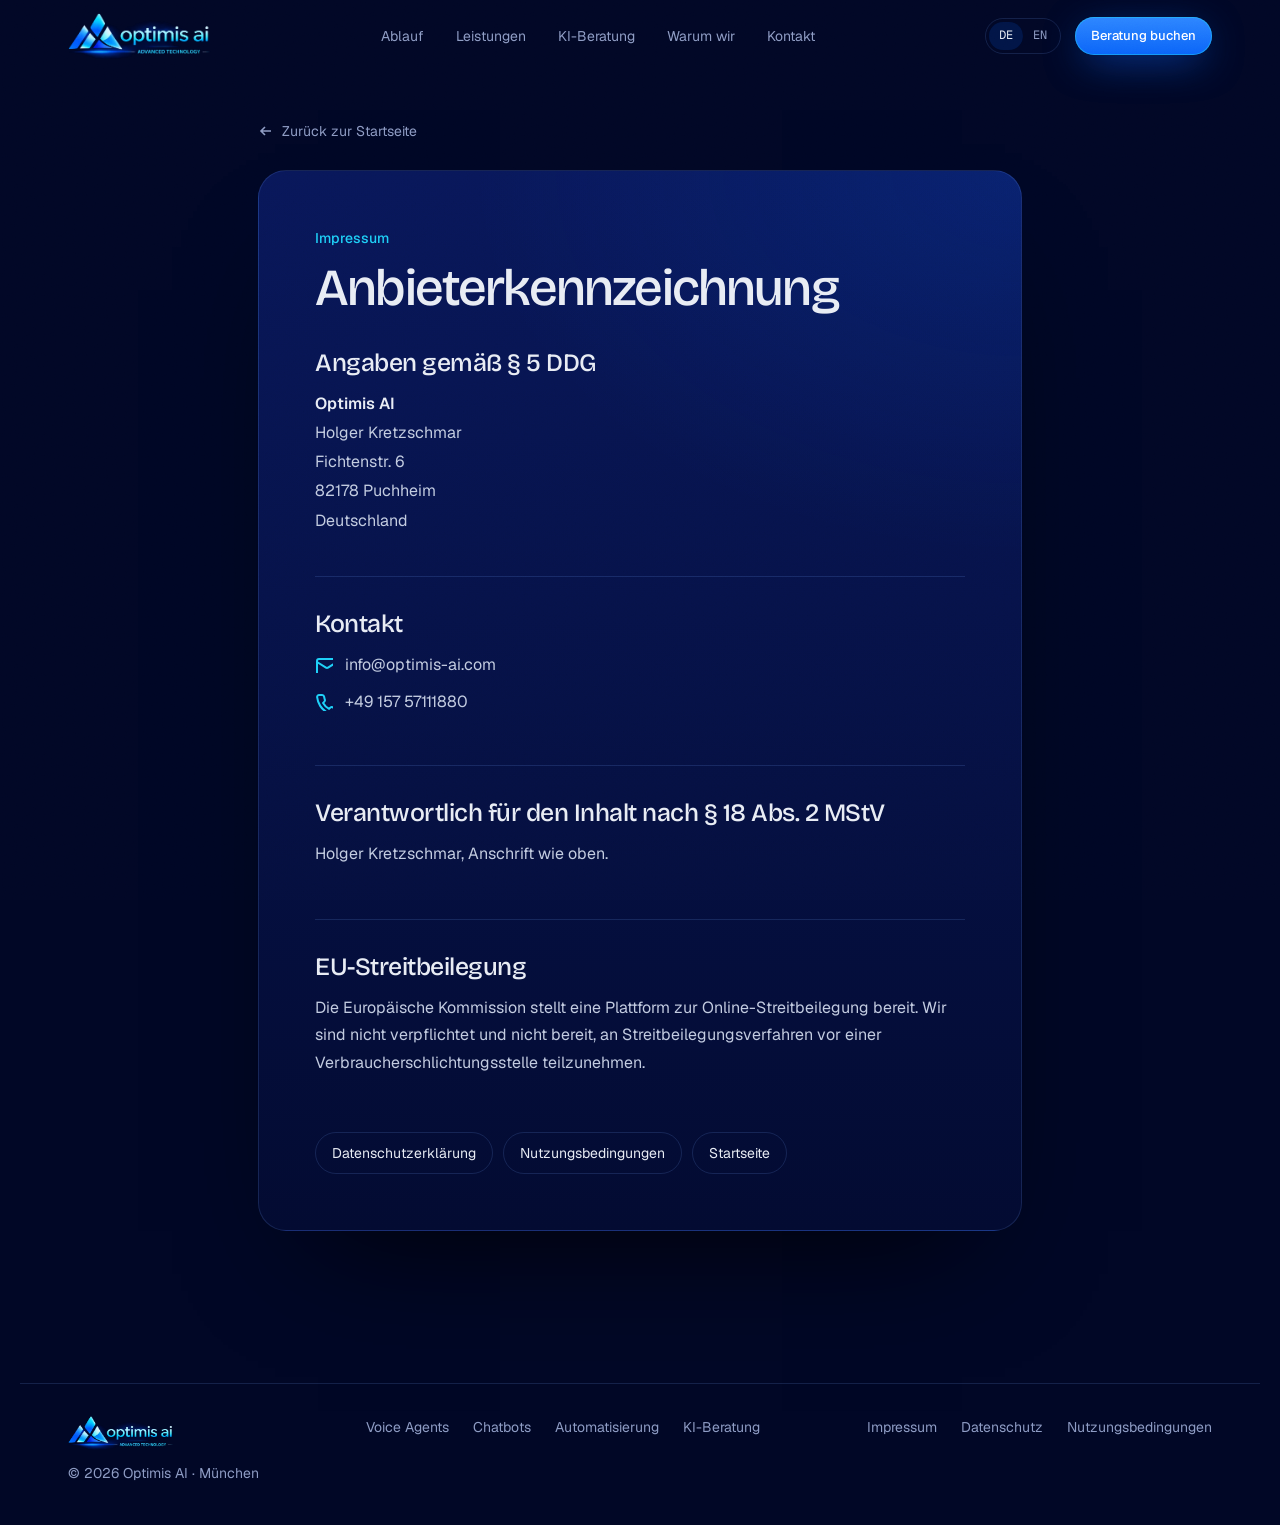
<file: impressum.html>
<!doctype html>
<html lang="de">
<head>
<meta charset="utf-8">
<meta name="viewport" content="width=device-width, initial-scale=1, viewport-fit=cover">
<meta name="theme-color" content="#010726">
<meta name="description" content="Impressum von Optimis AI mit Anbieterkennzeichnung und Kontaktinformationen.">
<link rel="canonical" href="https://www.optimis-ai.com/impressum">
<meta property="og:type" content="website">
<meta property="og:site_name" content="Optimis AI">
<meta property="og:locale" content="de_DE">
<meta property="og:locale:alternate" content="en_US">
<meta property="og:url" content="https://www.optimis-ai.com/impressum">
<meta property="og:title" content="Impressum | Optimis AI">
<meta property="og:description" content="Impressum von Optimis AI mit Anbieterkennzeichnung und Kontaktinformationen.">
<meta property="og:image" content="https://www.optimis-ai.com/assets/og-image.jpg">
<meta property="og:image:width" content="1200">
<meta property="og:image:height" content="630">
<meta name="twitter:card" content="summary_large_image">
<meta name="twitter:title" content="Impressum | Optimis AI">
<meta name="twitter:description" content="Impressum von Optimis AI mit Anbieterkennzeichnung und Kontaktinformationen.">
<meta name="twitter:image" content="https://www.optimis-ai.com/assets/og-image.jpg">
<link rel="icon" href="/favicon.ico" sizes="any">
<link rel="icon" type="image/png" href="/favicon-48x48.png" sizes="48x48">
<link rel="apple-touch-icon" href="/apple-touch-icon.png">
<title>Impressum | Optimis AI</title>
<link rel="preload" href="assets/fonts/geist-latin-wght-normal.woff2" as="font" type="font/woff2" crossorigin>
<link rel="preload" href="assets/fonts/bricolage-grotesque-latin-opsz-normal.woff2" as="font" type="font/woff2" crossorigin>
<link rel="stylesheet" href="assets/fonts.css">
<style>
/* Layout: dark single-world page. Hero = headline left, live 3D voice orb right with call transcript.
   Then: sequence (Ablauf) with scroll-filled spine, interactive service demo stage, promise list, closing CTA. */
:root{
  color-scheme: dark;
  --ink:#010726;          /* logo navy, deepest */
  --deep:#06124A;         /* logo navy, raised */
  --line:rgba(120,170,255,.16);
  --text:#E8ECF4;
  --muted:#8E9CC4;
  --signal:#0A64F8;       /* logo electric blue */
  --glow:#1ED0F8;         /* logo cyan */
  --gold:#B6F8F8;         /* logo ice highlight */
  --f-display:"Bricolage Grotesque", "Helvetica Neue", Arial, sans-serif;
  --f-body:"Geist", "Helvetica Neue", Arial, sans-serif;
  --f-mono:"Geist Mono", ui-monospace, "SF Mono", Menlo, monospace;
  --gutter:clamp(16px, 4vw, 48px);
  --max:1240px;
}
*{box-sizing:border-box}
html{scroll-behavior:smooth}
body{
  background:var(--ink); color:var(--text);
  font-family:var(--f-body); font-size:16px; line-height:1.6;
  -webkit-font-smoothing:antialiased; overflow-x:hidden;
}
a{color:inherit}
::selection{background:var(--signal); color:var(--ink)}
:focus-visible{outline:2px solid var(--glow); outline-offset:3px; border-radius:6px}
.wrap{max-width:var(--max); margin-inline:auto; padding-inline:var(--gutter)}

/* film grain for depth */
.grain{position:fixed; inset:0; pointer-events:none; z-index:60; opacity:.07; mix-blend-mode:overlay;
  background-image:url("data:image/svg+xml;utf8,<svg xmlns='http://www.w3.org/2000/svg' width='160' height='160'><filter id='n'><feTurbulence type='fractalNoise' baseFrequency='.9' numOctaves='2' stitchTiles='stitch'/></filter><rect width='100%' height='100%' filter='url(%23n)'/></svg>");}

/* ---------- NAV ---------- */
.nav{position:fixed; top:0; left:0; right:0; z-index:50; padding-top:env(safe-area-inset-top,0px);
  transition:background .4s, border-color .4s; border-bottom:1px solid transparent}
.nav.scrolled{background:rgba(1,7,38,.72); backdrop-filter:blur(18px) saturate(1.4); -webkit-backdrop-filter:blur(18px) saturate(1.4); border-color:var(--line)}
.nav-in{display:flex; align-items:center; justify-content:space-between; gap:24px; height:72px}
.logo{display:flex; align-items:center; text-decoration:none}
.logo img{height:46px; width:auto; aspect-ratio:340/109; object-fit:contain; display:block}
.foot-logo{height:34px; width:auto; aspect-ratio:340/109; align-self:flex-start; object-fit:contain; display:block}
.nav-links{display:flex; gap:32px; font-size:14px; color:var(--muted)}
.nav-links a{text-decoration:none; transition:color .2s}
.nav-links a:hover{color:var(--text)}
.nav-right{display:flex; align-items:center; gap:14px}
.lang{display:flex; border:1px solid var(--line); border-radius:999px; padding:3px; font-size:12px; font-family:var(--f-mono)}
.lang button{all:unset; cursor:pointer; padding:4px 10px; border-radius:999px; color:var(--muted)}
.lang button[aria-pressed="true"]{background:rgba(10,100,248,.16); color:var(--text)}

.btn{display:inline-flex; align-items:center; gap:10px; text-decoration:none; font-weight:500; font-size:15px;
  border-radius:999px; padding:14px 24px; transition:transform .25s, box-shadow .3s, background .3s; cursor:pointer; border:0; font-family:inherit}
.btn-primary{background:linear-gradient(180deg,#2E86FF, var(--signal)); color:#FFFFFF;
  box-shadow:0 0 0 1px rgba(30,208,248,.5) inset, 0 10px 40px -10px rgba(10,100,248,.8)}
.btn-primary:hover{transform:translateY(-2px); box-shadow:0 0 0 1px rgba(30,208,248,.7) inset, 0 16px 50px -10px rgba(10,100,248,1)}
.btn-ghost{color:var(--text); border:1px solid var(--line); background:rgba(255,255,255,.02)}
.btn-ghost:hover{border-color:rgba(30,208,248,.4); background:rgba(10,100,248,.06)}
.btn-sm{padding:9px 16px; font-size:13px}
.btn svg{width:16px; height:16px}

/* ---------- HERO ---------- */
.hero{position:relative; padding-top:calc(120px + env(safe-area-inset-top,0px)); padding-bottom:72px; overflow:hidden}
.hero::before{content:""; position:absolute; inset:-20% -10% auto; height:900px; pointer-events:none;
  background:radial-gradient(ellipse 50% 45% at 72% 40%, rgba(10,100,248,.30), transparent 70%),
             radial-gradient(ellipse 30% 30% at 20% 10%, rgba(182,248,248,.06), transparent 70%)}
.hero-grid{position:relative; display:grid; grid-template-columns:minmax(0,1.05fr) minmax(0,1fr); gap:24px; align-items:center}
.pill{display:inline-flex; align-items:center; gap:10px; font-size:13px; color:var(--gold);
  border:1px solid rgba(182,248,248,.25); border-radius:999px; padding:6px 14px 6px 8px; background:rgba(182,248,248,.04)}
.pill i{width:8px; height:8px; border-radius:50%; background:var(--gold); box-shadow:0 0 10px var(--gold); display:block; margin-left:4px; animation:breathe 2.4s ease-in-out infinite}
@keyframes breathe{50%{opacity:.35}}
h1{font-family:var(--f-display); font-weight:300; font-size:clamp(44px, 6.4vw, 88px); line-height:.98; letter-spacing:-.045em; margin:28px 0 28px; text-wrap:balance}
h1 strong{font-weight:700; display:block;
  background:linear-gradient(100deg, var(--text) 10%, var(--glow) 45%, var(--signal) 70%, var(--text) 95%);
  background-size:220% 100%; -webkit-background-clip:text; background-clip:text; color:transparent;
  animation:sheen 9s ease-in-out infinite}
@keyframes sheen{0%,100%{background-position:100% 0}50%{background-position:0 0}}
.lede{font-size:clamp(17px,1.5vw,19px); color:#B8C1D3; max-width:34em; margin:0 0 14px}
.lede-2{font-size:15px; color:var(--muted); max-width:36em; margin:0 0 36px}
.hero-ctas{display:flex; flex-wrap:wrap; gap:12px}
.assure{display:flex; flex-wrap:wrap; gap:10px 28px; margin-top:40px; font-size:14px; color:var(--muted); list-style:none; padding:0}
.assure li{display:flex; align-items:center; gap:8px}
.assure svg{width:16px; height:16px; color:var(--glow); flex:none}

.reveal{animation:rise 1s cubic-bezier(.2,.7,.1,1) both}
.d1{animation-delay:.05s}.d2{animation-delay:.15s}.d3{animation-delay:.28s}.d4{animation-delay:.4s}.d5{animation-delay:.52s}
@keyframes rise{from{opacity:0; transform:translateY(22px); filter:blur(6px)}to{opacity:1; transform:none; filter:none}}

/* orb stage */
.stage{position:relative; aspect-ratio:1/1; max-width:100%; width:100%; min-height:0}
#orb{position:absolute; inset:-12%; width:124%; height:124%; display:block}
.orb-fallback{position:absolute; inset:18%; border-radius:50%;
  background:radial-gradient(circle at 35% 30%, #B6F8F8, var(--signal) 35%, #06124A 70%, transparent 72%);
  filter:blur(1px); box-shadow:0 0 120px rgba(10,100,248,.5)}
.call{position:absolute; left:50%; bottom:2%; transform:translateX(-50%); width:min(420px, 100%);
  background:rgba(10,16,32,.66); border:1px solid var(--line); border-radius:18px; padding:14px 16px;
  backdrop-filter:blur(14px); -webkit-backdrop-filter:blur(14px); box-shadow:0 30px 60px -30px rgba(0,0,0,.8)}
.call-head{display:flex; align-items:center; justify-content:space-between; font-family:var(--f-mono); font-size:11px; color:var(--muted); margin-bottom:8px}
.live{display:flex; align-items:center; gap:7px; color:#7DF0B4}
.live i{width:7px; height:7px; border-radius:50%; background:#7DF0B4; box-shadow:0 0 8px #7DF0B4; animation:breathe 1.2s infinite}
.call-line{min-height:3.2em; font-size:15px; line-height:1.45}
.who{font-family:var(--f-mono); font-size:11px; letter-spacing:.04em; margin-right:6px}
.who.agent{color:var(--glow)} .who.caller{color:var(--gold)}
.caret{display:inline-block; width:2px; height:1em; background:var(--glow); vertical-align:-2px; margin-left:2px; animation:breathe .8s steps(1) infinite}

/* ---------- SECTIONS ---------- */
section{position:relative}
.sec{padding-block:clamp(80px, 11vw, 150px)}
.sec-head{display:grid; grid-template-columns:minmax(0,1fr) minmax(0,1fr); gap:32px 64px; align-items:end; margin-bottom:64px}
.kicker{font-size:14px; color:var(--glow); margin:0 0 14px; font-weight:500}
h2{font-family:var(--f-display); font-weight:300; font-size:clamp(34px, 4.6vw, 60px); line-height:1.02; letter-spacing:-.035em; margin:0; text-wrap:balance}
h2 strong{font-weight:700}
.sec-head p{color:#AEB7C9; margin:0; max-width:32em; font-size:17px}
h3{font-family:var(--f-display); font-weight:500; letter-spacing:-.02em; font-size:24px; line-height:1.15; margin:0 0 10px}

/* Ablauf: real sequence */
.steps{position:relative; display:grid; gap:0}
.spine{position:absolute; left:27px; top:28px; bottom:28px; width:2px; background:var(--line); border-radius:2px}
.spine i{position:absolute; inset:0 0 auto; height:var(--p,0%); background:linear-gradient(var(--glow), var(--signal)); border-radius:2px; box-shadow:0 0 14px var(--signal)}
.step{position:relative; display:grid; grid-template-columns:56px minmax(0,1fr) auto; gap:28px; align-items:start; padding:28px 0; border-top:1px solid var(--line)}
.step:last-child{border-bottom:1px solid var(--line)}
.node{width:56px; height:56px; border-radius:50%; display:grid; place-items:center; font-family:var(--f-mono); font-size:14px;
  background:var(--ink); border:1px solid var(--line); color:var(--muted); position:relative; z-index:1; transition:all .5s}
.step.on .node{border-color:var(--signal); color:var(--text); box-shadow:0 0 0 6px rgba(10,100,248,.08), 0 0 30px rgba(10,100,248,.4)}
.step p{color:#AEB7C9; margin:0; max-width:40em}
.cost{text-align:right; min-width:150px}
.cost b{display:block; font-family:var(--f-display); font-weight:500; font-size:34px; letter-spacing:-.03em; line-height:1; font-variant-numeric:tabular-nums}
.cost span{font-size:13px; color:var(--muted)}
.step:last-child .cost b{color:var(--gold); font-size:22px; line-height:1.2}

/* Services: interactive stage */
.svc{display:grid; grid-template-columns:minmax(0,.9fr) minmax(0,1.1fr); gap:48px; align-items:stretch}
.svc-list{display:flex; flex-direction:column; gap:10px}
.svc-tab{all:unset; box-sizing:border-box; cursor:pointer; display:block; padding:24px 26px; border-radius:20px; border:1px solid transparent; transition:background .35s, border-color .35s}
.svc-tab:hover{background:rgba(255,255,255,.02)}
.svc-tab:focus-visible{outline:2px solid var(--glow)}
.svc-tab[aria-selected="true"]{background:linear-gradient(180deg, rgba(10,100,248,.09), rgba(10,100,248,.02)); border-color:rgba(10,100,248,.28)}
.svc-tab h3{display:flex; align-items:center; gap:12px; margin:0}
.svc-tab h3 svg{width:22px; height:22px; color:var(--signal); flex:none}
.svc-body{display:grid; grid-template-rows:0fr; transition:grid-template-rows .45s cubic-bezier(.2,.7,.1,1)}
.svc-tab[aria-selected="true"] .svc-body{grid-template-rows:1fr}
.svc-body > div{overflow:hidden}
.svc-body p{color:#AEB7C9; margin:12px 0 14px}
.tags{display:flex; flex-wrap:wrap; gap:8px; padding-bottom:4px}
.tags span{font-size:12.5px; padding:5px 11px; border-radius:999px; border:1px solid var(--line); color:#C6CEDD}

.demo-wrap{perspective:1400px; min-width:0}
.demo{position:relative; height:100%; min-height:460px; border-radius:28px; padding:28px;
  background:radial-gradient(120% 80% at 80% 0%, rgba(10,100,248,.16), transparent 60%), linear-gradient(180deg, #0A1C62, #030B32);
  border:1px solid var(--line); box-shadow:0 60px 120px -50px rgba(0,0,0,.9), inset 0 1px 0 rgba(255,255,255,.06);
  transform-style:preserve-3d; transition:transform .25s ease-out; overflow:hidden}
.demo::after{content:""; position:absolute; inset:0; border-radius:inherit; pointer-events:none;
  background:radial-gradient(400px circle at var(--mx,50%) var(--my,0%), rgba(30,208,248,.10), transparent 60%)}
.demo-bar{display:flex; justify-content:space-between; align-items:center; font-family:var(--f-mono); font-size:11.5px; color:var(--muted); margin-bottom:22px; transform:translateZ(30px)}
.dots{display:flex; gap:6px}.dots i{width:9px; height:9px; border-radius:50%; background:#1a2b72; display:block}
.panel{display:none; transform:translateZ(50px)}
.panel.active{display:block; animation:panelIn .5s cubic-bezier(.2,.7,.1,1)}
@keyframes panelIn{from{opacity:0; transform:translateZ(50px) translateY(12px)}to{opacity:1; transform:translateZ(50px)}}
.example{font-size:11.5px; color:var(--muted); margin-top:18px}
.example a{color:var(--glow)}

/* chat */
.chat{display:flex; flex-direction:column; gap:12px}
.bub{max-width:82%; padding:12px 16px; border-radius:18px; font-size:14.5px; line-height:1.45}
.bub.user{align-self:flex-end; background:#12236E; border-bottom-right-radius:6px}
.bub.bot{align-self:flex-start; background:rgba(10,100,248,.12); border:1px solid rgba(10,100,248,.25); border-bottom-left-radius:6px}
.chip-ok{align-self:flex-start; display:inline-flex; gap:8px; align-items:center; font-size:12.5px; color:#7DF0B4; border:1px solid rgba(125,240,180,.3); background:rgba(125,240,180,.06); padding:6px 12px; border-radius:999px}
.chip-ok svg{width:14px; height:14px}
.typing{align-self:flex-start; display:flex; gap:4px; padding:14px 16px; background:rgba(10,100,248,.08); border-radius:18px}
.typing i{width:6px; height:6px; border-radius:50%; background:var(--glow); animation:bounce 1s infinite}
.typing i:nth-child(2){animation-delay:.15s}.typing i:nth-child(3){animation-delay:.3s}
@keyframes bounce{0%,60%,100%{transform:none; opacity:.4}30%{transform:translateY(-4px); opacity:1}}

/* voice */
.wave{display:flex; align-items:center; justify-content:center; gap:4px; height:120px; margin:6px 0 22px}
.wave i{width:5px; border-radius:3px; background:linear-gradient(var(--glow), var(--signal)); height:12%; transition:height .09s}
.flow{list-style:none; padding:0; margin:0; display:grid; gap:10px}
.flow li{display:grid; grid-template-columns:56px minmax(0,1fr) auto; align-items:center; gap:12px; padding:12px 14px; border-radius:14px; background:rgba(255,255,255,.025); border:1px solid var(--line); font-size:14px}
.flow time{font-family:var(--f-mono); font-size:12px; color:var(--muted); font-variant-numeric:tabular-nums}
.flow em{font-style:normal; font-size:12px; color:var(--glow)}

/* workflow graph */
.graph{width:100%; height:auto; display:block}
.graph .edge{fill:none; stroke:rgba(10,100,248,.35); stroke-width:1.5}
.graph .flowline{fill:none; stroke:var(--glow); stroke-width:2; stroke-dasharray:6 14; animation:dash 1.6s linear infinite}
@keyframes dash{to{stroke-dashoffset:-40}}
.graph .box{fill:#08175A; stroke:rgba(150,180,255,.22)}
.graph .core{fill:url(#coreGrad); stroke:rgba(30,208,248,.6)}
.graph text{fill:var(--text); font-family:var(--f-body); font-size:13px}
.graph .sub{fill:var(--muted); font-size:11px; font-family:var(--f-mono)}

/* Warum */
.why{display:grid; grid-template-columns:minmax(0,.85fr) minmax(0,1.15fr); gap:64px}
.why-quote{position:sticky; top:120px; align-self:start}
.why-quote p{color:#AEB7C9; font-size:17px; max-width:28em; margin:24px 0 0}
.promises{list-style:none; margin:0; padding:0}
.promises li{display:grid; grid-template-columns:40px minmax(0,1fr); gap:20px; padding:28px 0; border-top:1px solid var(--line); transition:background .3s}
.promises li:last-child{border-bottom:1px solid var(--line)}
.promises .ic{width:40px; height:40px; border-radius:12px; display:grid; place-items:center; background:rgba(10,100,248,.08); border:1px solid rgba(10,100,248,.2); color:var(--signal)}
.promises .ic svg{width:20px; height:20px}
.promises h3{font-size:21px; margin:6px 0 6px}
.promises p{margin:0; color:#AEB7C9}

/* CTA */
.cta{position:relative; overflow:hidden; border-radius:36px; padding:clamp(48px,8vw,110px) clamp(24px,6vw,90px);
  background:radial-gradient(60% 90% at 85% 120%, rgba(10,100,248,.35), transparent 60%),
             radial-gradient(40% 60% at 0% 0%, rgba(182,248,248,.08), transparent 60%), #05104A;
  border:1px solid var(--line)}
.cta-ring{position:absolute; right:-160px; bottom:-220px; width:620px; height:620px; border-radius:50%; pointer-events:none;
  background:conic-gradient(from 0deg, transparent, rgba(30,208,248,.5), transparent 30%, rgba(10,100,248,.35), transparent 70%);
  -webkit-mask:radial-gradient(circle, transparent 62%, #000 63%, #000 64%, transparent 65%);
          mask:radial-gradient(circle, transparent 62%, #000 63%, #000 64%, transparent 65%);
  animation:spin 14s linear infinite}
.cta-ring.r2{width:460px; height:460px; right:-80px; bottom:-140px; animation-duration:22s; animation-direction:reverse; opacity:.6}
@keyframes spin{to{transform:rotate(360deg)}}
.cta h2{max-width:14em; font-size:clamp(36px,5vw,68px)}
.cta p{color:#B8C1D3; font-size:18px; max-width:30em; margin:24px 0 36px}
.cta-row{display:flex; flex-wrap:wrap; gap:14px 28px; align-items:center; position:relative}
.mail{display:flex; align-items:center; gap:10px; font-family:var(--f-mono); font-size:14px; color:#C6CEDD}
.mail span{user-select:all}
.copy{all:unset; cursor:pointer; font-family:var(--f-body); font-size:12px; color:var(--muted); border:1px solid var(--line); padding:4px 10px; border-radius:999px}
.copy:hover{color:var(--text)}

footer{padding-block:56px 40px; color:var(--muted); font-size:14px}
.foot{display:flex; flex-wrap:wrap; justify-content:space-between; gap:24px; border-top:1px solid var(--line); padding-top:32px}
.foot nav{display:flex; flex-wrap:wrap; gap:10px 24px}
.foot a{text-decoration:none}.foot a:hover{color:var(--text)}

/* ---------- RESPONSIVE ---------- */
@media (max-width: 980px){
  .nav-links{display:none}
  .hero-grid{grid-template-columns:minmax(0,1fr)}
  .stage{max-width:520px; margin:8px auto 0}
  .sec-head,.svc,.why{grid-template-columns:minmax(0,1fr)}
  .why-quote{position:static}
  .demo{min-height:420px}
}
@media (max-width: 620px){
  .nav-right .btn{display:none}
  .step{grid-template-columns:56px minmax(0,1fr); gap:18px}
  .cost{grid-column:2; text-align:left}
  .demo{padding:20px; border-radius:22px}
  .bub{max-width:92%}
  .flow li{grid-template-columns:48px minmax(0,1fr)}
  .flow em{grid-column:2}
}
@media (prefers-reduced-motion: reduce){
  *,*::before,*::after{animation:none!important; transition:none!important}
  html{scroll-behavior:auto}
}
</style>
<style>
.legal-main{padding-top:calc(120px + env(safe-area-inset-top,0px)); padding-bottom:96px}
.legal-wrap{max-width:860px; margin-inline:auto; padding-inline:var(--gutter)}
.back{display:inline-flex; align-items:center; gap:8px; color:var(--muted); text-decoration:none; font-size:14px; margin-bottom:28px; transition:color .2s}
.back:hover{color:var(--text)}
.back svg{width:16px; height:16px}
.legal-card{position:relative; border-radius:28px; padding:clamp(28px,5vw,56px); border:1px solid var(--line);
  background:radial-gradient(120% 60% at 100% 0%, rgba(10,100,248,.14), transparent 60%), linear-gradient(180deg, #08175A, #030B32);
  box-shadow:0 60px 120px -60px rgba(0,0,0,.9)}
.legal{color:#C2CBE0; font-size:16px; line-height:1.7; min-width:0; overflow-wrap:anywhere}
.legal .eyebrow{color:var(--glow); font-size:14px; font-weight:500; margin:0 0 10px}
.legal h1{font-family:var(--f-display); font-weight:500; font-size:clamp(32px,4.4vw,52px); line-height:1.05; letter-spacing:-.035em; color:var(--text); margin:0 0 12px; text-wrap:balance}
.legal h1 + p{color:var(--muted); margin-top:0}
.legal h2{font-family:var(--f-display); font-weight:500; font-size:clamp(20px,2.2vw,25px); letter-spacing:-.02em; color:var(--text); margin:44px 0 12px; line-height:1.2; text-wrap:balance}
.legal h3{font-size:17px; color:var(--text); margin:24px 0 8px}
.legal section{padding-bottom:8px}
.legal section + section{border-top:1px solid var(--line); margin-top:32px}
.legal section > h2:first-child{margin-top:32px}
.legal p{margin:0 0 12px; max-width:68ch}
.legal .strong, .legal strong{color:var(--text); font-weight:600}
.legal ul,.legal ol{padding-left:22px; margin:0 0 14px; display:grid; gap:6px; max-width:68ch}
.legal li::marker{color:var(--glow)}
.legal a{color:var(--glow); text-decoration-color:rgba(30,208,248,.4); text-underline-offset:3px}
.legal a:has(> .ic){display:flex; align-items:center; gap:12px; color:#C2CBE0; text-decoration:none; margin-bottom:10px}
.legal a:has(> .ic):hover{color:var(--text)}
.legal .ic{width:18px; height:18px; color:var(--glow); flex:none}
.legal .box{background:rgba(1,7,38,.5); border:1px solid var(--line); border-radius:16px; padding:18px 20px; margin:12px 0 16px}
.legal .box p{margin-bottom:4px}
.legal .addr p{margin:0 0 2px}
.legal-links{display:flex; flex-wrap:wrap; gap:10px; margin-top:36px}
.legal-links a{font-size:14px; text-decoration:none; color:var(--text); border:1px solid var(--line); border-radius:999px; padding:9px 16px; transition:border-color .2s, background .2s}
.legal-links a:hover{border-color:rgba(30,208,248,.4); background:rgba(10,100,248,.08)}
.legal-links a[aria-current="page"]{display:none}
</style>
<style>body{margin:0} img{max-width:100%} [hidden]{display:none!important}</style>
</head>
<body>
<div class="grain" aria-hidden="true"></div>
<header class="nav" id="nav">
  <div class="wrap nav-in">
    <a class="logo" href="index.html" aria-label="Optimis AI Startseite" data-aria-en="Optimis AI home"><img id="logoImg" src="assets/logo.webp" alt="Optimis AI – Advanced Technology" width="143" height="46"></a>
    <nav class="nav-links" aria-label="Hauptnavigation">
      <a href="index.html#ablauf" data-en="Process">Ablauf</a><a href="index.html#leistungen" data-en="Services">Leistungen</a><a href="ki-beratung.html" data-en="AI consulting">KI-Beratung</a><a href="index.html#warum" data-en="Why us">Warum wir</a><a href="index.html#kontakt" data-en="Contact">Kontakt</a>
    </nav>
    <div class="nav-right">
      <div class="lang" role="group" aria-label="Sprache"><button aria-pressed="true">DE</button><button aria-pressed="false">EN</button></div>
      <a class="btn btn-primary btn-sm" href="mailto:info@optimis-ai.com?subject=Kostenlose%20Beratung" data-booking data-en="Book a call">Beratung buchen</a>
    </div>
  </div>
</header>

<main class="legal-main">
  <div class="legal-wrap">
    <a class="back" href="index.html"><svg viewBox="0 0 16 16" fill="none" stroke="currentColor" stroke-width="1.6" aria-hidden="true"><path d="M13 8H3M7 4L3 8l4 4"/></svg><span data-en="Back to home page">Zurück zur Startseite</span></a>
    <article class="legal-card">
      <div class="legal" data-lang="de"><p class="eyebrow">Impressum</p><h1>Anbieterkennzeichnung</h1><div><section><h2>Angaben gemäß § 5 DDG</h2><div class="addr"><p class="strong">Optimis AI</p><p>Holger Kretzschmar</p><p>Fichtenstr. 6</p><p>82178 Puchheim</p><p>Deutschland</p></div></section><section><h2>Kontakt</h2><div><a href="mailto:info@optimis-ai.com"><svg aria-hidden="true" class="ic" fill="none" stroke="currentColor" stroke-linecap="round" stroke-linejoin="round" stroke-width="2" xmlns="http://www.w3.org/2000/svg"><rect height="16" rx="2" width="20" x="2" y="4"></rect><path d="m22 7-8.97 5.7a1.94 1.94 0 0 1-2.06 0L2 7"></path></svg>info@optimis-ai.com</a><a href="tel:+4915757111880"><svg aria-hidden="true" class="ic" fill="none" stroke="currentColor" stroke-linecap="round" stroke-linejoin="round" stroke-width="2" xmlns="http://www.w3.org/2000/svg"><path d="M22 16.92v3a2 2 0 0 1-2.18 2 19.79 19.79 0 0 1-8.63-3.07 19.5 19.5 0 0 1-6-6 19.79 19.79 0 0 1-3.07-8.67A2 2 0 0 1 4.11 2h3a2 2 0 0 1 2 1.72 12.84 12.84 0 0 0 .7 2.81 2 2 0 0 1-.45 2.11L8.09 9.91a16 16 0 0 0 6 6l1.27-1.27a2 2 0 0 1 2.11-.45 12.84 12.84 0 0 0 2.81.7A2 2 0 0 1 22 16.92z"></path></svg>+49 157 57111880</a></div></section><section><h2>Verantwortlich für den Inhalt nach § 18 Abs. 2 MStV</h2><p>Holger Kretzschmar, Anschrift wie oben.</p></section><section><h2>EU-Streitbeilegung</h2><p>Die Europäische Kommission stellt eine Plattform zur Online-Streitbeilegung bereit. Wir sind nicht verpflichtet und nicht bereit, an Streitbeilegungsverfahren vor einer Verbraucherschlichtungsstelle teilzunehmen.</p></section></div></div>
      
      <nav class="legal-links" aria-label="Rechtliches"><a href="impressum.html" aria-current="page" data-de="Impressum" data-en="Legal notice">Impressum</a><a href="datenschutz.html" data-de="Datenschutzerklärung" data-en="Privacy policy">Datenschutzerklärung</a><a href="nutzungsbedingungen.html" data-de="Nutzungsbedingungen" data-en="Terms of service">Nutzungsbedingungen</a><a href="index.html" data-de="Startseite" data-en="Home page">Startseite</a></nav>
    </article>
  </div>
</main>

<footer>
  <div class="wrap foot">
    <div style="display:flex;flex-direction:column;gap:12px"><img class="foot-logo" id="footLogo" alt="Optimis AI" width="106" height="34"><span data-en="© 2026 Optimis AI · Munich">© 2026 Optimis AI · München</span></div>
    <nav class="foot-svc" aria-label="Leistungen"><a href="voice-agents.html" data-en="Voice agents">Voice Agents</a><a href="chatbots.html" data-en="Chatbots">Chatbots</a><a href="automatisierung.html" data-en="Automation">Automatisierung</a><a href="ki-beratung.html" data-en="AI consulting">KI-Beratung</a></nav>
    <nav aria-label="Rechtliches"><a href="impressum.html" data-en="Legal notice">Impressum</a><a href="datenschutz.html" data-en="Privacy policy">Datenschutz</a><a href="nutzungsbedingungen.html" data-en="Terms of service">Nutzungsbedingungen</a></nav>
  </div>
</footer>

<script>
(function(){
  var TITLE = {de: 'Impressum' + ' | Optimis AI', en: 'Legal notice' + ' | Optimis AI'};
  document.getElementById('footLogo').src = document.getElementById('logoImg').src;
  var nav = document.getElementById('nav');
  var onScroll = function(){ nav.classList.toggle('scrolled', scrollY > 20); };
  addEventListener('scroll', onScroll, {passive:true}); onScroll();
  var els = [].slice.call(document.querySelectorAll('[data-en]'));
  els.forEach(function(e){ if (!e.hasAttribute('data-de')) e.setAttribute('data-de', e.textContent); });
  function setLang(l){
    document.documentElement.lang = l;
    document.title = TITLE[l];
    els.forEach(function(e){ e.textContent = e.getAttribute('data-' + l); });
    var en = document.querySelector('.legal[data-lang="en"]');
    if (en) { en.hidden = l !== 'en'; document.querySelector('.legal[data-lang="de"]').hidden = l === 'en'; }
    document.querySelectorAll('.lang button').forEach(function(b){ b.setAttribute('aria-pressed', String(b.textContent.trim().toLowerCase() === l)); });
    try { localStorage.setItem('optimis-lang', l); } catch (e) {}
  }
  document.querySelectorAll('.lang button').forEach(function(b){ b.addEventListener('click', function(){ setLang(b.textContent.trim().toLowerCase()); }); });
  var saved = null; try { saved = localStorage.getItem('optimis-lang'); } catch (e) {}
  if (saved === 'en') setLang('en');
})();
</script>
<!-- Optimis AI Chatbot Widget (Optimis Chat Platform, Einstellungen im Dashboard) -->
<script src="https://optimis-chat-platform.vercel.app/widget.js" data-client="optimis" data-theme="optimis" defer></script>


<script src="assets/booking.js" defer></script>
</body>
</html>
</file>
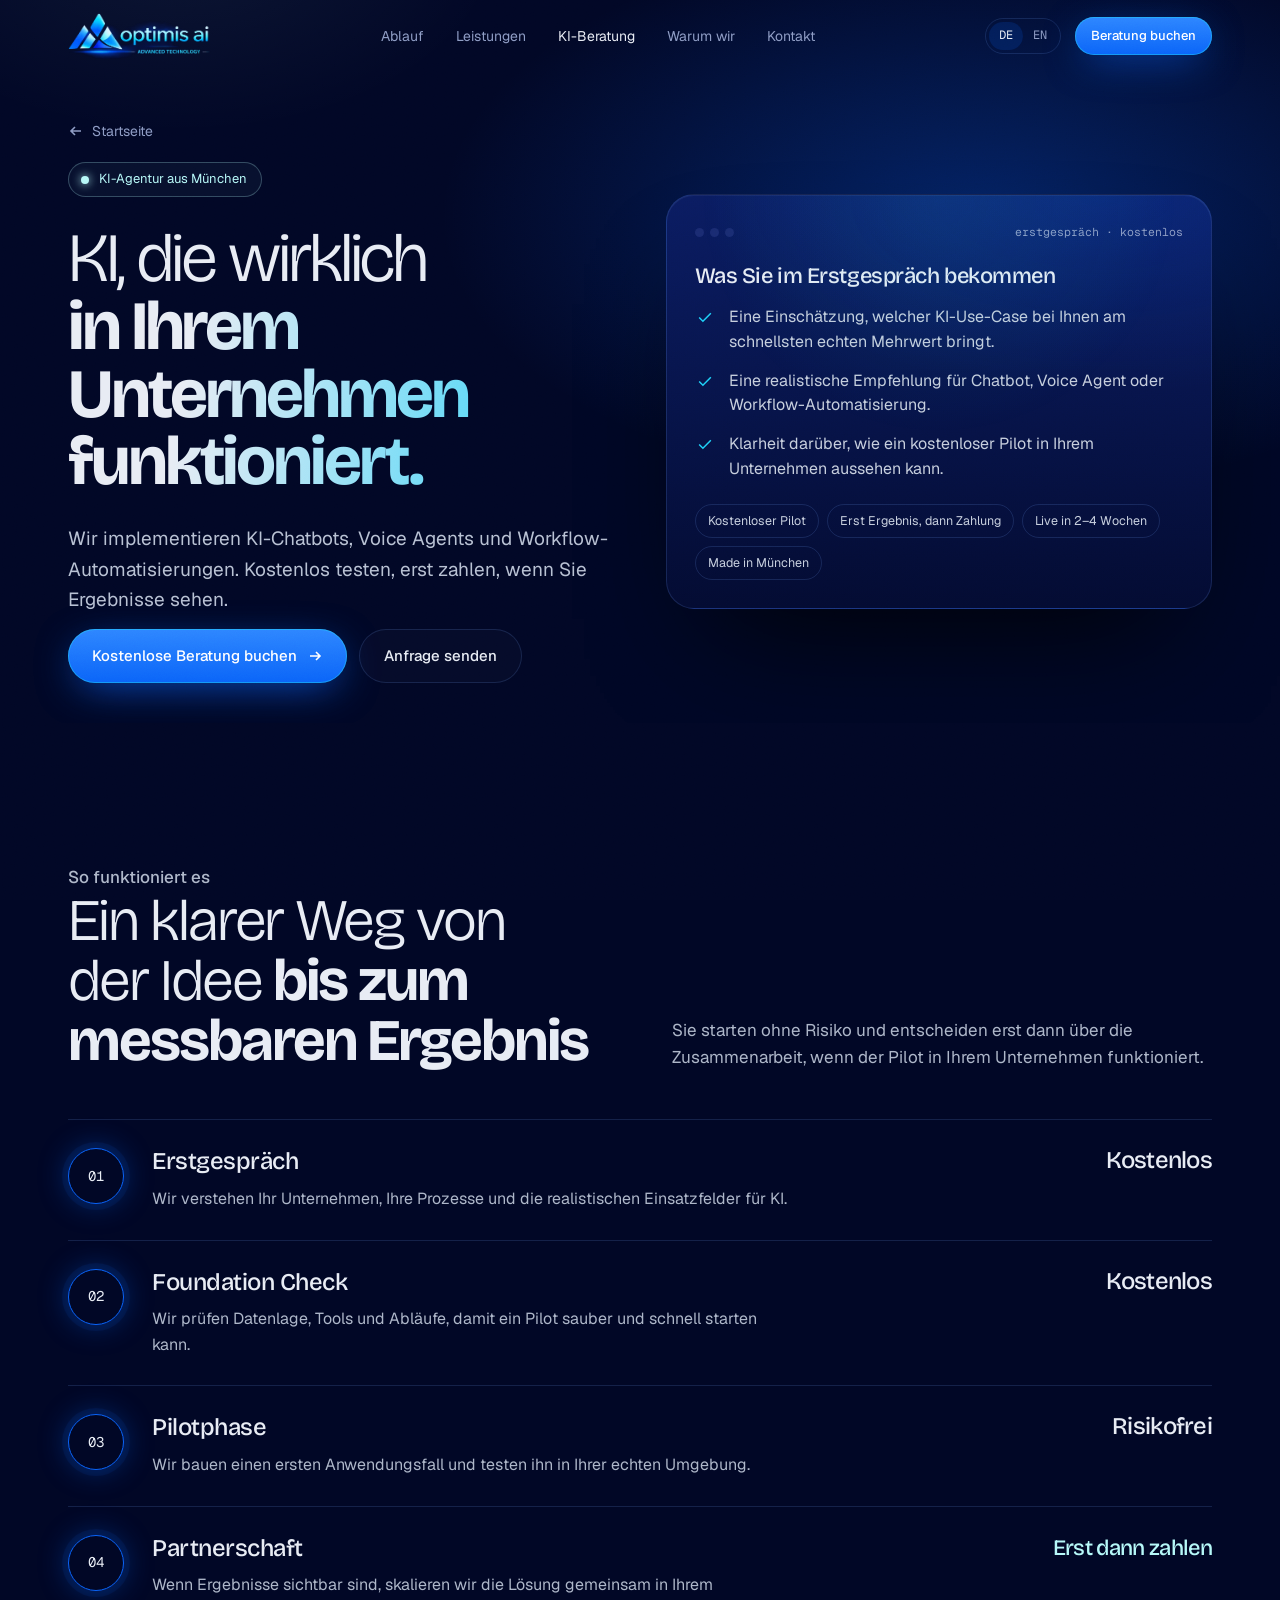
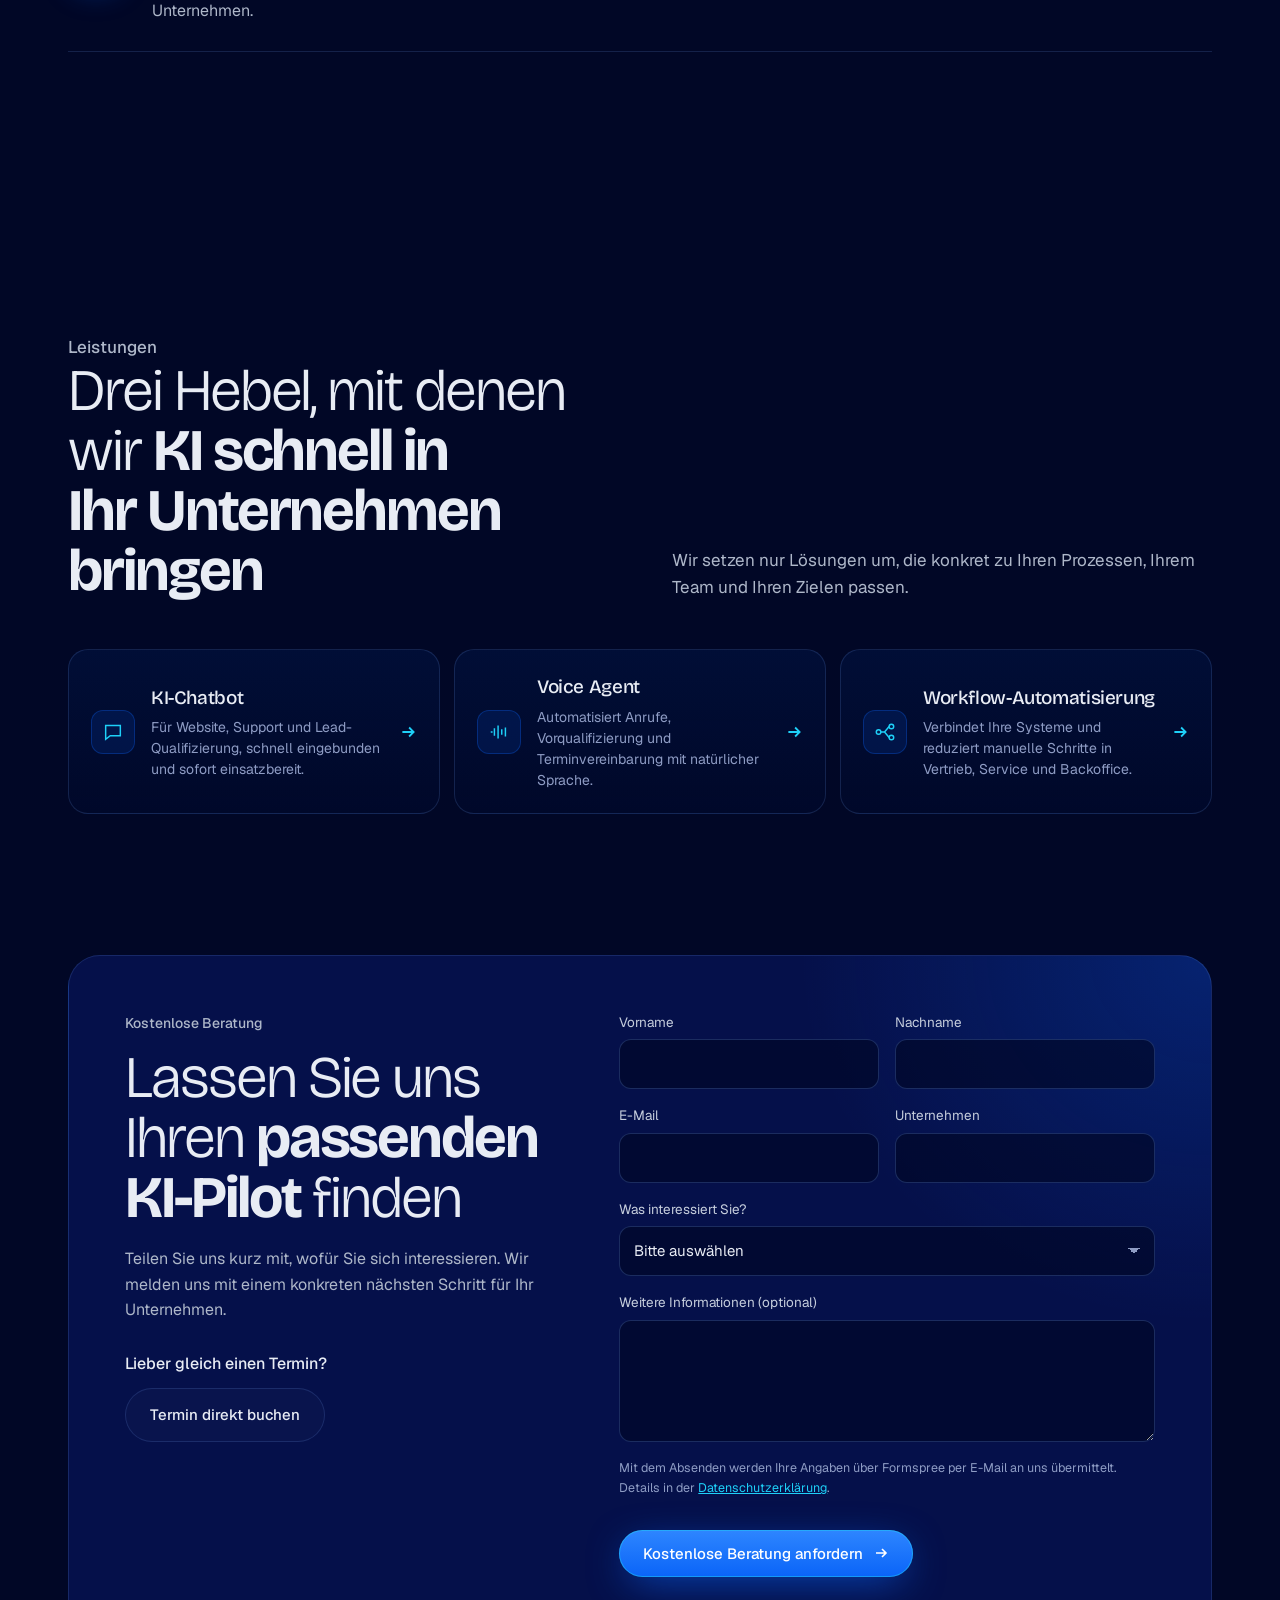
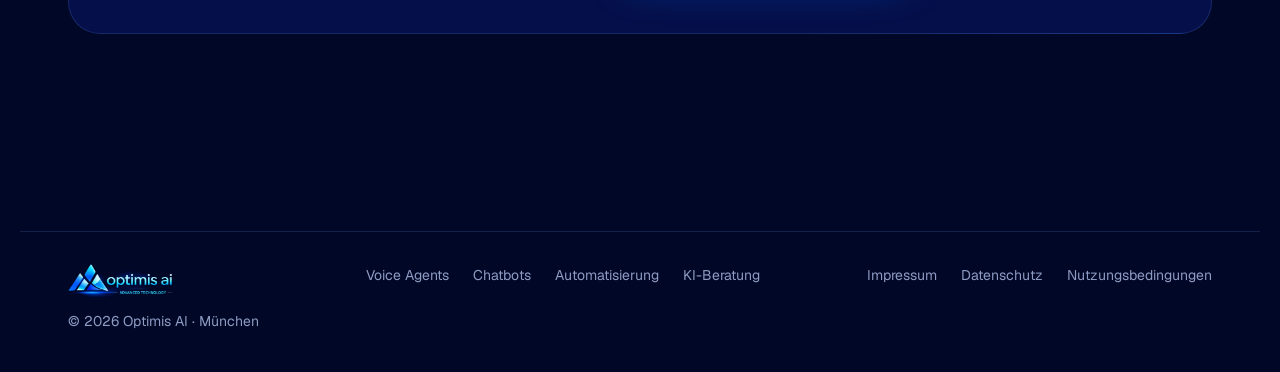
<file: ki-beratung.html>
<!doctype html>
<html lang="de">
<head>
<meta charset="utf-8">
<meta name="viewport" content="width=device-width, initial-scale=1, viewport-fit=cover">
<meta name="theme-color" content="#010726">
<meta name="description" content="KI-Beratung von Optimis AI aus München: Wir finden den passenden KI-Anwendungsfall für Ihr Unternehmen, setzen Chatbots, Voice Agents oder Automatisierungen um und testen sie kostenlos. Zahlung erst nach Ergebnis.">
<link rel="canonical" href="https://www.optimis-ai.com/ki-beratung">
<meta property="og:type" content="website">
<meta property="og:site_name" content="Optimis AI">
<meta property="og:locale" content="de_DE">
<meta property="og:locale:alternate" content="en_US">
<meta property="og:url" content="https://www.optimis-ai.com/ki-beratung">
<meta property="og:title" content="KI-Beratung aus München – kostenlos starten | Optimis AI">
<meta property="og:description" content="KI-Beratung von Optimis AI aus München: Wir finden den passenden KI-Anwendungsfall für Ihr Unternehmen, setzen Chatbots, Voice Agents oder Automatisierungen um und testen sie kostenlos. Zahlung erst nach Ergebnis.">
<meta property="og:image" content="https://www.optimis-ai.com/assets/og-image.jpg">
<meta property="og:image:width" content="1200">
<meta property="og:image:height" content="630">
<meta name="twitter:card" content="summary_large_image">
<meta name="twitter:title" content="KI-Beratung aus München – kostenlos starten | Optimis AI">
<meta name="twitter:description" content="KI-Beratung von Optimis AI aus München: Wir finden den passenden KI-Anwendungsfall für Ihr Unternehmen, setzen Chatbots, Voice Agents oder Automatisierungen um und testen sie kostenlos. Zahlung erst nach Ergebnis.">
<meta name="twitter:image" content="https://www.optimis-ai.com/assets/og-image.jpg">
<link rel="icon" href="/favicon.ico" sizes="any">
<link rel="icon" type="image/png" href="/favicon-48x48.png" sizes="48x48">
<link rel="apple-touch-icon" href="/apple-touch-icon.png">
<title>KI-Beratung aus München – kostenlos starten | Optimis AI</title>
<link rel="preload" href="assets/fonts/geist-latin-wght-normal.woff2" as="font" type="font/woff2" crossorigin>
<link rel="preload" href="assets/fonts/bricolage-grotesque-latin-opsz-normal.woff2" as="font" type="font/woff2" crossorigin>
<link rel="stylesheet" href="assets/fonts.css">
<style>
/* Layout: dark single-world page. Hero = headline left, live 3D voice orb right with call transcript.
   Then: sequence (Ablauf) with scroll-filled spine, interactive service demo stage, promise list, closing CTA. */
:root{
  color-scheme: dark;
  --ink:#010726;          /* logo navy, deepest */
  --deep:#06124A;         /* logo navy, raised */
  --line:rgba(120,170,255,.16);
  --text:#E8ECF4;
  --muted:#8E9CC4;
  --signal:#0A64F8;       /* logo electric blue */
  --glow:#1ED0F8;         /* logo cyan */
  --gold:#B6F8F8;         /* logo ice highlight */
  --f-display:"Bricolage Grotesque", "Helvetica Neue", Arial, sans-serif;
  --f-body:"Geist", "Helvetica Neue", Arial, sans-serif;
  --f-mono:"Geist Mono", ui-monospace, "SF Mono", Menlo, monospace;
  --gutter:clamp(16px, 4vw, 48px);
  --max:1240px;
}
*{box-sizing:border-box}
html{scroll-behavior:smooth}
body{
  background:var(--ink); color:var(--text);
  font-family:var(--f-body); font-size:16px; line-height:1.6;
  -webkit-font-smoothing:antialiased; overflow-x:hidden;
}
a{color:inherit}
::selection{background:var(--signal); color:var(--ink)}
:focus-visible{outline:2px solid var(--glow); outline-offset:3px; border-radius:6px}
.wrap{max-width:var(--max); margin-inline:auto; padding-inline:var(--gutter)}

/* film grain for depth */
.grain{position:fixed; inset:0; pointer-events:none; z-index:60; opacity:.07; mix-blend-mode:overlay;
  background-image:url("data:image/svg+xml;utf8,<svg xmlns='http://www.w3.org/2000/svg' width='160' height='160'><filter id='n'><feTurbulence type='fractalNoise' baseFrequency='.9' numOctaves='2' stitchTiles='stitch'/></filter><rect width='100%' height='100%' filter='url(%23n)'/></svg>");}

/* ---------- NAV ---------- */
.nav{position:fixed; top:0; left:0; right:0; z-index:50; padding-top:env(safe-area-inset-top,0px);
  transition:background .4s, border-color .4s; border-bottom:1px solid transparent}
.nav.scrolled{background:rgba(1,7,38,.72); backdrop-filter:blur(18px) saturate(1.4); -webkit-backdrop-filter:blur(18px) saturate(1.4); border-color:var(--line)}
.nav-in{display:flex; align-items:center; justify-content:space-between; gap:24px; height:72px}
.logo{display:flex; align-items:center; text-decoration:none}
.logo img{height:46px; width:auto; aspect-ratio:340/109; object-fit:contain; display:block}
.foot-logo{height:34px; width:auto; aspect-ratio:340/109; align-self:flex-start; object-fit:contain; display:block}
.nav-links{display:flex; gap:32px; font-size:14px; color:var(--muted)}
.nav-links a{text-decoration:none; transition:color .2s}
.nav-links a:hover{color:var(--text)}
.nav-right{display:flex; align-items:center; gap:14px}
.lang{display:flex; border:1px solid var(--line); border-radius:999px; padding:3px; font-size:12px; font-family:var(--f-mono)}
.lang button{all:unset; cursor:pointer; padding:4px 10px; border-radius:999px; color:var(--muted)}
.lang button[aria-pressed="true"]{background:rgba(10,100,248,.16); color:var(--text)}

.btn{display:inline-flex; align-items:center; gap:10px; text-decoration:none; font-weight:500; font-size:15px;
  border-radius:999px; padding:14px 24px; transition:transform .25s, box-shadow .3s, background .3s; cursor:pointer; border:0; font-family:inherit}
.btn-primary{background:linear-gradient(180deg,#2E86FF, var(--signal)); color:#FFFFFF;
  box-shadow:0 0 0 1px rgba(30,208,248,.5) inset, 0 10px 40px -10px rgba(10,100,248,.8)}
.btn-primary:hover{transform:translateY(-2px); box-shadow:0 0 0 1px rgba(30,208,248,.7) inset, 0 16px 50px -10px rgba(10,100,248,1)}
.btn-ghost{color:var(--text); border:1px solid var(--line); background:rgba(255,255,255,.02)}
.btn-ghost:hover{border-color:rgba(30,208,248,.4); background:rgba(10,100,248,.06)}
.btn-sm{padding:9px 16px; font-size:13px}
.btn svg{width:16px; height:16px}

/* ---------- HERO ---------- */
.hero{position:relative; padding-top:calc(120px + env(safe-area-inset-top,0px)); padding-bottom:72px; overflow:hidden}
.hero::before{content:""; position:absolute; inset:-20% -10% auto; height:900px; pointer-events:none;
  background:radial-gradient(ellipse 50% 45% at 72% 40%, rgba(10,100,248,.30), transparent 70%),
             radial-gradient(ellipse 30% 30% at 20% 10%, rgba(182,248,248,.06), transparent 70%)}
.hero-grid{position:relative; display:grid; grid-template-columns:minmax(0,1.05fr) minmax(0,1fr); gap:24px; align-items:center}
.pill{display:inline-flex; align-items:center; gap:10px; font-size:13px; color:var(--gold);
  border:1px solid rgba(182,248,248,.25); border-radius:999px; padding:6px 14px 6px 8px; background:rgba(182,248,248,.04)}
.pill i{width:8px; height:8px; border-radius:50%; background:var(--gold); box-shadow:0 0 10px var(--gold); display:block; margin-left:4px; animation:breathe 2.4s ease-in-out infinite}
@keyframes breathe{50%{opacity:.35}}
h1{font-family:var(--f-display); font-weight:300; font-size:clamp(44px, 6.4vw, 88px); line-height:.98; letter-spacing:-.045em; margin:28px 0 28px; text-wrap:balance}
h1 strong{font-weight:700; display:block;
  background:linear-gradient(100deg, var(--text) 10%, var(--glow) 45%, var(--signal) 70%, var(--text) 95%);
  background-size:220% 100%; -webkit-background-clip:text; background-clip:text; color:transparent;
  animation:sheen 9s ease-in-out infinite}
@keyframes sheen{0%,100%{background-position:100% 0}50%{background-position:0 0}}
.lede{font-size:clamp(17px,1.5vw,19px); color:#B8C1D3; max-width:34em; margin:0 0 14px}
.lede-2{font-size:15px; color:var(--muted); max-width:36em; margin:0 0 36px}
.hero-ctas{display:flex; flex-wrap:wrap; gap:12px}
.assure{display:flex; flex-wrap:wrap; gap:10px 28px; margin-top:40px; font-size:14px; color:var(--muted); list-style:none; padding:0}
.assure li{display:flex; align-items:center; gap:8px}
.assure svg{width:16px; height:16px; color:var(--glow); flex:none}

.reveal{animation:rise 1s cubic-bezier(.2,.7,.1,1) both}
.d1{animation-delay:.05s}.d2{animation-delay:.15s}.d3{animation-delay:.28s}.d4{animation-delay:.4s}.d5{animation-delay:.52s}
@keyframes rise{from{opacity:0; transform:translateY(22px); filter:blur(6px)}to{opacity:1; transform:none; filter:none}}

/* orb stage */
.stage{position:relative; aspect-ratio:1/1; max-width:100%; width:100%; min-height:0}
#orb{position:absolute; inset:-12%; width:124%; height:124%; display:block}
.orb-fallback{position:absolute; inset:18%; border-radius:50%;
  background:radial-gradient(circle at 35% 30%, #B6F8F8, var(--signal) 35%, #06124A 70%, transparent 72%);
  filter:blur(1px); box-shadow:0 0 120px rgba(10,100,248,.5)}
.call{position:absolute; left:50%; bottom:2%; transform:translateX(-50%); width:min(420px, 100%);
  background:rgba(10,16,32,.66); border:1px solid var(--line); border-radius:18px; padding:14px 16px;
  backdrop-filter:blur(14px); -webkit-backdrop-filter:blur(14px); box-shadow:0 30px 60px -30px rgba(0,0,0,.8)}
.call-head{display:flex; align-items:center; justify-content:space-between; font-family:var(--f-mono); font-size:11px; color:var(--muted); margin-bottom:8px}
.live{display:flex; align-items:center; gap:7px; color:#7DF0B4}
.live i{width:7px; height:7px; border-radius:50%; background:#7DF0B4; box-shadow:0 0 8px #7DF0B4; animation:breathe 1.2s infinite}
.call-line{min-height:3.2em; font-size:15px; line-height:1.45}
.who{font-family:var(--f-mono); font-size:11px; letter-spacing:.04em; margin-right:6px}
.who.agent{color:var(--glow)} .who.caller{color:var(--gold)}
.caret{display:inline-block; width:2px; height:1em; background:var(--glow); vertical-align:-2px; margin-left:2px; animation:breathe .8s steps(1) infinite}

/* ---------- SECTIONS ---------- */
section{position:relative}
.sec{padding-block:clamp(80px, 11vw, 150px)}
.sec-head{display:grid; grid-template-columns:minmax(0,1fr) minmax(0,1fr); gap:32px 64px; align-items:end; margin-bottom:64px}
.kicker{font-size:14px; color:var(--glow); margin:0 0 14px; font-weight:500}
h2{font-family:var(--f-display); font-weight:300; font-size:clamp(34px, 4.6vw, 60px); line-height:1.02; letter-spacing:-.035em; margin:0; text-wrap:balance}
h2 strong{font-weight:700}
.sec-head p{color:#AEB7C9; margin:0; max-width:32em; font-size:17px}
h3{font-family:var(--f-display); font-weight:500; letter-spacing:-.02em; font-size:24px; line-height:1.15; margin:0 0 10px}

/* Ablauf: real sequence */
.steps{position:relative; display:grid; gap:0}
.spine{position:absolute; left:27px; top:28px; bottom:28px; width:2px; background:var(--line); border-radius:2px}
.spine i{position:absolute; inset:0 0 auto; height:var(--p,0%); background:linear-gradient(var(--glow), var(--signal)); border-radius:2px; box-shadow:0 0 14px var(--signal)}
.step{position:relative; display:grid; grid-template-columns:56px minmax(0,1fr) auto; gap:28px; align-items:start; padding:28px 0; border-top:1px solid var(--line)}
.step:last-child{border-bottom:1px solid var(--line)}
.node{width:56px; height:56px; border-radius:50%; display:grid; place-items:center; font-family:var(--f-mono); font-size:14px;
  background:var(--ink); border:1px solid var(--line); color:var(--muted); position:relative; z-index:1; transition:all .5s}
.step.on .node{border-color:var(--signal); color:var(--text); box-shadow:0 0 0 6px rgba(10,100,248,.08), 0 0 30px rgba(10,100,248,.4)}
.step p{color:#AEB7C9; margin:0; max-width:40em}
.cost{text-align:right; min-width:150px}
.cost b{display:block; font-family:var(--f-display); font-weight:500; font-size:34px; letter-spacing:-.03em; line-height:1; font-variant-numeric:tabular-nums}
.cost span{font-size:13px; color:var(--muted)}
.step:last-child .cost b{color:var(--gold); font-size:22px; line-height:1.2}

/* Services: interactive stage */
.svc{display:grid; grid-template-columns:minmax(0,.9fr) minmax(0,1.1fr); gap:48px; align-items:stretch}
.svc-list{display:flex; flex-direction:column; gap:10px}
.svc-tab{all:unset; box-sizing:border-box; cursor:pointer; display:block; padding:24px 26px; border-radius:20px; border:1px solid transparent; transition:background .35s, border-color .35s}
.svc-tab:hover{background:rgba(255,255,255,.02)}
.svc-tab:focus-visible{outline:2px solid var(--glow)}
.svc-tab[aria-selected="true"]{background:linear-gradient(180deg, rgba(10,100,248,.09), rgba(10,100,248,.02)); border-color:rgba(10,100,248,.28)}
.svc-tab h3{display:flex; align-items:center; gap:12px; margin:0}
.svc-tab h3 svg{width:22px; height:22px; color:var(--signal); flex:none}
.svc-body{display:grid; grid-template-rows:0fr; transition:grid-template-rows .45s cubic-bezier(.2,.7,.1,1)}
.svc-tab[aria-selected="true"] .svc-body{grid-template-rows:1fr}
.svc-body > div{overflow:hidden}
.svc-body p{color:#AEB7C9; margin:12px 0 14px}
.tags{display:flex; flex-wrap:wrap; gap:8px; padding-bottom:4px}
.tags span{font-size:12.5px; padding:5px 11px; border-radius:999px; border:1px solid var(--line); color:#C6CEDD}

.demo-wrap{perspective:1400px; min-width:0}
.demo{position:relative; height:100%; min-height:460px; border-radius:28px; padding:28px;
  background:radial-gradient(120% 80% at 80% 0%, rgba(10,100,248,.16), transparent 60%), linear-gradient(180deg, #0A1C62, #030B32);
  border:1px solid var(--line); box-shadow:0 60px 120px -50px rgba(0,0,0,.9), inset 0 1px 0 rgba(255,255,255,.06);
  transform-style:preserve-3d; transition:transform .25s ease-out; overflow:hidden}
.demo::after{content:""; position:absolute; inset:0; border-radius:inherit; pointer-events:none;
  background:radial-gradient(400px circle at var(--mx,50%) var(--my,0%), rgba(30,208,248,.10), transparent 60%)}
.demo-bar{display:flex; justify-content:space-between; align-items:center; font-family:var(--f-mono); font-size:11.5px; color:var(--muted); margin-bottom:22px; transform:translateZ(30px)}
.dots{display:flex; gap:6px}.dots i{width:9px; height:9px; border-radius:50%; background:#1a2b72; display:block}
.panel{display:none; transform:translateZ(50px)}
.panel.active{display:block; animation:panelIn .5s cubic-bezier(.2,.7,.1,1)}
@keyframes panelIn{from{opacity:0; transform:translateZ(50px) translateY(12px)}to{opacity:1; transform:translateZ(50px)}}
.example{font-size:11.5px; color:var(--muted); margin-top:18px}
.example a{color:var(--glow)}

/* chat */
.chat{display:flex; flex-direction:column; gap:12px}
.bub{max-width:82%; padding:12px 16px; border-radius:18px; font-size:14.5px; line-height:1.45}
.bub.user{align-self:flex-end; background:#12236E; border-bottom-right-radius:6px}
.bub.bot{align-self:flex-start; background:rgba(10,100,248,.12); border:1px solid rgba(10,100,248,.25); border-bottom-left-radius:6px}
.chip-ok{align-self:flex-start; display:inline-flex; gap:8px; align-items:center; font-size:12.5px; color:#7DF0B4; border:1px solid rgba(125,240,180,.3); background:rgba(125,240,180,.06); padding:6px 12px; border-radius:999px}
.chip-ok svg{width:14px; height:14px}
.typing{align-self:flex-start; display:flex; gap:4px; padding:14px 16px; background:rgba(10,100,248,.08); border-radius:18px}
.typing i{width:6px; height:6px; border-radius:50%; background:var(--glow); animation:bounce 1s infinite}
.typing i:nth-child(2){animation-delay:.15s}.typing i:nth-child(3){animation-delay:.3s}
@keyframes bounce{0%,60%,100%{transform:none; opacity:.4}30%{transform:translateY(-4px); opacity:1}}

/* voice */
.wave{display:flex; align-items:center; justify-content:center; gap:4px; height:120px; margin:6px 0 22px}
.wave i{width:5px; border-radius:3px; background:linear-gradient(var(--glow), var(--signal)); height:12%; transition:height .09s}
.flow{list-style:none; padding:0; margin:0; display:grid; gap:10px}
.flow li{display:grid; grid-template-columns:56px minmax(0,1fr) auto; align-items:center; gap:12px; padding:12px 14px; border-radius:14px; background:rgba(255,255,255,.025); border:1px solid var(--line); font-size:14px}
.flow time{font-family:var(--f-mono); font-size:12px; color:var(--muted); font-variant-numeric:tabular-nums}
.flow em{font-style:normal; font-size:12px; color:var(--glow)}

/* workflow graph */
.graph{width:100%; height:auto; display:block}
.graph .edge{fill:none; stroke:rgba(10,100,248,.35); stroke-width:1.5}
.graph .flowline{fill:none; stroke:var(--glow); stroke-width:2; stroke-dasharray:6 14; animation:dash 1.6s linear infinite}
@keyframes dash{to{stroke-dashoffset:-40}}
.graph .box{fill:#08175A; stroke:rgba(150,180,255,.22)}
.graph .core{fill:url(#coreGrad); stroke:rgba(30,208,248,.6)}
.graph text{fill:var(--text); font-family:var(--f-body); font-size:13px}
.graph .sub{fill:var(--muted); font-size:11px; font-family:var(--f-mono)}

/* Warum */
.why{display:grid; grid-template-columns:minmax(0,.85fr) minmax(0,1.15fr); gap:64px}
.why-quote{position:sticky; top:120px; align-self:start}
.why-quote p{color:#AEB7C9; font-size:17px; max-width:28em; margin:24px 0 0}
.promises{list-style:none; margin:0; padding:0}
.promises li{display:grid; grid-template-columns:40px minmax(0,1fr); gap:20px; padding:28px 0; border-top:1px solid var(--line); transition:background .3s}
.promises li:last-child{border-bottom:1px solid var(--line)}
.promises .ic{width:40px; height:40px; border-radius:12px; display:grid; place-items:center; background:rgba(10,100,248,.08); border:1px solid rgba(10,100,248,.2); color:var(--signal)}
.promises .ic svg{width:20px; height:20px}
.promises h3{font-size:21px; margin:6px 0 6px}
.promises p{margin:0; color:#AEB7C9}

/* CTA */
.cta{position:relative; overflow:hidden; border-radius:36px; padding:clamp(48px,8vw,110px) clamp(24px,6vw,90px);
  background:radial-gradient(60% 90% at 85% 120%, rgba(10,100,248,.35), transparent 60%),
             radial-gradient(40% 60% at 0% 0%, rgba(182,248,248,.08), transparent 60%), #05104A;
  border:1px solid var(--line)}
.cta-ring{position:absolute; right:-160px; bottom:-220px; width:620px; height:620px; border-radius:50%; pointer-events:none;
  background:conic-gradient(from 0deg, transparent, rgba(30,208,248,.5), transparent 30%, rgba(10,100,248,.35), transparent 70%);
  -webkit-mask:radial-gradient(circle, transparent 62%, #000 63%, #000 64%, transparent 65%);
          mask:radial-gradient(circle, transparent 62%, #000 63%, #000 64%, transparent 65%);
  animation:spin 14s linear infinite}
.cta-ring.r2{width:460px; height:460px; right:-80px; bottom:-140px; animation-duration:22s; animation-direction:reverse; opacity:.6}
@keyframes spin{to{transform:rotate(360deg)}}
.cta h2{max-width:14em; font-size:clamp(36px,5vw,68px)}
.cta p{color:#B8C1D3; font-size:18px; max-width:30em; margin:24px 0 36px}
.cta-row{display:flex; flex-wrap:wrap; gap:14px 28px; align-items:center; position:relative}
.mail{display:flex; align-items:center; gap:10px; font-family:var(--f-mono); font-size:14px; color:#C6CEDD}
.mail span{user-select:all}
.copy{all:unset; cursor:pointer; font-family:var(--f-body); font-size:12px; color:var(--muted); border:1px solid var(--line); padding:4px 10px; border-radius:999px}
.copy:hover{color:var(--text)}

footer{padding-block:56px 40px; color:var(--muted); font-size:14px}
.foot{display:flex; flex-wrap:wrap; justify-content:space-between; gap:24px; border-top:1px solid var(--line); padding-top:32px}
.foot nav{display:flex; flex-wrap:wrap; gap:10px 24px}
.foot a{text-decoration:none}
.svc-more{display:flex; flex-wrap:wrap; gap:10px; margin-top:28px}
.svc-more a{display:inline-flex; align-items:center; gap:8px; font-size:14px; text-decoration:none; color:var(--text); border:1px solid var(--line); border-radius:999px; padding:9px 16px; transition:border-color .2s, background .2s}
.svc-more a:hover{border-color:rgba(30,208,248,.45); background:rgba(10,100,248,.08)}
.svc-more svg{width:14px; height:14px; color:var(--glow)}.foot a:hover{color:var(--text)}

/* ---------- RESPONSIVE ---------- */
@media (max-width: 980px){
  .nav-links{display:none}
  .hero-grid{grid-template-columns:minmax(0,1fr)}
  .stage{max-width:520px; margin:8px auto 0}
  .sec-head,.svc,.why{grid-template-columns:minmax(0,1fr)}
  .why-quote{position:static}
  .demo{min-height:420px}
}
@media (max-width: 620px){
  .nav-right .btn{display:none}
  .step{grid-template-columns:56px minmax(0,1fr); gap:18px}
  .cost{grid-column:2; text-align:left}
  .demo{padding:20px; border-radius:22px}
  .bub{max-width:92%}
  .flow li{grid-template-columns:48px minmax(0,1fr)}
  .flow em{grid-column:2}
}
@media (prefers-reduced-motion: reduce){
  *,*::before,*::after{animation:none!important; transition:none!important}
  html{scroll-behavior:auto}
}
</style>
<style>
.sp-hero{padding-bottom:40px}
.sp-hero .back{display:flex; width:fit-content; align-items:center; gap:8px; color:var(--muted); text-decoration:none; font-size:14px; margin-bottom:20px}
.sp-hero .back:hover{color:var(--text)}
.sp-hero .back svg{width:16px; height:16px}
.sp-hero h1{font-size:clamp(40px,5.4vw,74px)}
.sp-visual{min-width:0}
.sp-demo{min-height:0; height:auto}
.sp-demo .flow, .sp-demo .chat, .sp-demo .graph{transform:none}
.sp-wave{height:96px; margin:4px 0 18px}
.sp-sec .sec-head{margin-bottom:48px}
.sp-list{display:grid; grid-template-columns:repeat(2,minmax(0,1fr)); column-gap:56px}
.sp-list li:nth-last-child(2){border-bottom:1px solid var(--line)}
.sp-steps .step:first-child{border-top:1px solid var(--line)}
.sp-steps .cost b{font-size:24px}
.sp-steps .cost span:empty{display:none}
.rel-grid{display:grid; grid-template-columns:repeat(3,minmax(0,1fr)); gap:14px}
.rel{display:grid; grid-template-columns:44px minmax(0,1fr) 18px; gap:16px; align-items:center; padding:22px; border-radius:20px; text-decoration:none;
  border:1px solid var(--line); background:linear-gradient(180deg, rgba(10,100,248,.08), rgba(10,100,248,.02)); transition:border-color .25s, transform .25s}
.rel:hover{border-color:rgba(30,208,248,.45); transform:translateY(-2px)}
.rel .ic{width:44px; height:44px; border-radius:12px; display:grid; place-items:center; background:rgba(10,100,248,.12); border:1px solid rgba(10,100,248,.3); color:var(--glow)}
.rel .ic svg{width:22px; height:22px}
.rel strong{display:block; font-family:var(--f-display); font-weight:500; font-size:19px; letter-spacing:-.02em; color:var(--text)}
.rel small{display:block; color:var(--muted); font-size:14px; line-height:1.5; margin-top:4px}
.rel > svg{width:18px; height:18px; color:var(--glow)}
.tryit{display:flex; flex-wrap:wrap; align-items:center; gap:20px 28px; padding:28px 32px; border-radius:24px; border:1px solid rgba(30,208,248,.3);
  background:radial-gradient(80% 140% at 0% 0%, rgba(30,208,248,.14), transparent 60%), var(--deep)}
.tryit > svg{width:40px; height:40px; color:var(--glow); flex:none}
.tryit > div{flex:1; min-width:220px}
.tryit h3{margin:0 0 4px}
.tryit p{margin:0; color:#AEB7C9}
.kb-card h3{font-size:22px; margin:6px 0 16px}
.kb-list{list-style:none; padding:0; margin:0 0 22px; display:grid; gap:14px}
.kb-list li{display:grid; grid-template-columns:22px minmax(0,1fr); gap:12px; color:#C6CEDD; line-height:1.55}
.kb-list svg{width:20px; height:20px; color:var(--glow); margin-top:2px}
.kb-tags{display:flex; flex-wrap:wrap; gap:8px}
.kb-tags span{font-size:12.5px; padding:6px 12px; border-radius:999px; border:1px solid var(--line); color:#C6CEDD}
.lead-wrap{display:grid; grid-template-columns:minmax(0,.9fr) minmax(0,1.1fr); gap:56px; align-items:start; padding:clamp(28px,5vw,56px); border-radius:32px;
  border:1px solid var(--line); background:radial-gradient(60% 90% at 100% 0%, rgba(10,100,248,.22), transparent 60%), #05104A}
.lead-intro p{color:#AEB7C9}
.lead-intro h2{margin:0 0 18px}
.lead-alt-h{margin:28px 0 12px; font-weight:500; color:var(--text)!important}
.lead-form{display:grid; gap:16px}
.fld-row{display:grid; grid-template-columns:repeat(2,minmax(0,1fr)); gap:16px}
.fld{display:grid; gap:6px; min-width:0}
.fld label{font-size:13.5px; color:#C6CEDD}
.fld input,.fld select,.fld textarea{font:inherit; font-size:15px; color:var(--text); background:rgba(1,7,38,.65); border:1px solid rgba(120,170,255,.22);
  border-radius:12px; padding:12px 14px; outline:none; width:100%; min-width:0}
.fld textarea{resize:vertical}
.fld select{appearance:none; background-image:linear-gradient(45deg,transparent 50%,#8E9CC4 50%),linear-gradient(135deg,#8E9CC4 50%,transparent 50%);
  background-position:calc(100% - 20px) 50%,calc(100% - 14px) 50%; background-size:6px 6px; background-repeat:no-repeat}
.fld input:focus,.fld select:focus,.fld textarea:focus{border-color:var(--glow)}
.fld input[aria-invalid="true"],.fld select[aria-invalid="true"]{border-color:#FF8A8A}
.form-note{font-size:12.5px; color:var(--muted); margin:0}
.form-note a{color:var(--glow)}
.form-msg{margin:0; font-size:14px; min-height:0}
.form-msg.ok{color:#7DF0B4} .form-msg.err{color:#FF9C9C}
.lead-form .btn{justify-self:start}
.lead-form .btn[disabled]{opacity:.6; cursor:wait}
.nav-links a[aria-current="page"]{color:var(--text)}
.foot nav.foot-svc a{white-space:nowrap}
@media (max-width:980px){
  .sp-list{grid-template-columns:minmax(0,1fr)}
  .sp-list li:nth-last-child(2){border-bottom:0}
  .rel-grid{grid-template-columns:minmax(0,1fr)}
  .lead-wrap{grid-template-columns:minmax(0,1fr)}
  .sp-visual{max-width:560px}
}
@media (max-width:620px){ .fld-row{grid-template-columns:minmax(0,1fr)} }
</style>
<style>body{margin:0} img{max-width:100%} [hidden]{display:none!important}</style>
</head>
<body>
<div class="grain" aria-hidden="true"></div>
<header class="nav" id="nav">
  <div class="wrap nav-in">
    <a class="logo" href="index.html" aria-label="Optimis AI Startseite" data-aria-en="Optimis AI home"><img id="logoImg" src="assets/logo.webp" alt="Optimis AI – Advanced Technology" width="143" height="46"></a>
    <nav class="nav-links" aria-label="Hauptnavigation"><a href="index.html#ablauf" data-en="Process">Ablauf</a><a href="index.html#leistungen" data-en="Services">Leistungen</a><a href="ki-beratung.html" aria-current="page" data-en="AI consulting">KI-Beratung</a><a href="index.html#warum" data-en="Why us">Warum wir</a><a href="index.html#kontakt" data-en="Contact">Kontakt</a></nav>
    <div class="nav-right">
      <div class="lang" role="group" aria-label="Sprache"><button aria-pressed="true">DE</button><button aria-pressed="false">EN</button></div>
      <a class="btn btn-primary btn-sm" href="mailto:info@optimis-ai.com?subject=Kostenlose%20Beratung" data-booking><span data-en="Book a call">Beratung buchen</span></a>
    </div>
  </div>
</header>
<main>
<section class="hero sp-hero"><div class="wrap hero-grid"><div><a class="back" href="index.html"><svg viewBox="0 0 16 16" fill="none" stroke="currentColor" stroke-width="1.6" aria-hidden="true"><path d="M13 8H3M7 4L3 8l4 4"/></svg><span data-en="Home page">Startseite</span></a><span class="pill" data-en-html="&lt;i&gt;&lt;/i&gt;AI agency from Munich"><i></i>KI-Agentur aus München</span><h1 data-en-html="AI that actually &lt;strong&gt;works in your business.&lt;/strong&gt;">KI, die wirklich <strong>in Ihrem Unternehmen funktioniert.</strong></h1><p class="lede" data-en="We implement AI chatbots, voice agents and workflow automation. Test for free, only pay once you see results.">Wir implementieren KI-Chatbots, Voice Agents und Workflow-Automatisierungen. Kostenlos testen, erst zahlen, wenn Sie Ergebnisse sehen.</p><div class="hero-ctas"><a class="btn btn-primary" href="mailto:info@optimis-ai.com?subject=Kostenlose%20Beratung" data-booking><span data-en="Book a free consultation">Kostenlose Beratung buchen</span><svg viewBox="0 0 16 16" fill="none" stroke="currentColor" stroke-width="1.6" aria-hidden="true"><path d="M3 8h10M9 4l4 4-4 4"/></svg></a><a class="btn btn-ghost" href="#anfrage"><span data-en="Send a request">Anfrage senden</span></a></div></div><div class="sp-visual"><div class="demo sp-demo kb-card"><div class="demo-bar"><div class="dots"><i></i><i></i><i></i></div><span data-en="first call · free">erstgespräch · kostenlos</span></div><h3 data-en="What you get in the first call">Was Sie im Erstgespräch bekommen</h3><ul class="kb-list"><li><svg viewBox="0 0 24 24" fill="none" stroke="currentColor" stroke-width="1.8" aria-hidden="true"><path d="M5 12.5l4.5 4.5L19 7.5"/></svg><span data-en="An assessment of which AI use case will deliver real value for you fastest.">Eine Einschätzung, welcher KI-Use-Case bei Ihnen am schnellsten echten Mehrwert bringt.</span></li><li><svg viewBox="0 0 24 24" fill="none" stroke="currentColor" stroke-width="1.8" aria-hidden="true"><path d="M5 12.5l4.5 4.5L19 7.5"/></svg><span data-en="A realistic recommendation for chatbot, voice agent or workflow automation.">Eine realistische Empfehlung für Chatbot, Voice Agent oder Workflow-Automatisierung.</span></li><li><svg viewBox="0 0 24 24" fill="none" stroke="currentColor" stroke-width="1.8" aria-hidden="true"><path d="M5 12.5l4.5 4.5L19 7.5"/></svg><span data-en="Clarity on what a free pilot in your business could look like.">Klarheit darüber, wie ein kostenloser Pilot in Ihrem Unternehmen aussehen kann.</span></li></ul><div class="kb-tags"><span data-en="Free pilot">Kostenloser Pilot</span><span data-en="Results first, then payment">Erst Ergebnis, dann Zahlung</span><span data-en="Live in 2–4 weeks">Live in 2–4 Wochen</span><span data-en="Made in Munich">Made in München</span></div></div></div></div></section><section class="sec sp-sec" id="leistung"><div class="wrap"><div class="sec-head"><div><p class="kicker" data-en="How it works">So funktioniert es</p><h2 data-en-html="A clear path from idea &lt;strong&gt;to measurable result&lt;/strong&gt;">Ein klarer Weg von der Idee <strong>bis zum messbaren Ergebnis</strong></h2></div><p data-en="You start without risk and only decide on working together once the pilot works in your business.">Sie starten ohne Risiko und entscheiden erst dann über die Zusammenarbeit, wenn der Pilot in Ihrem Unternehmen funktioniert.</p></div><div class="steps sp-steps"><article class="step on"><div class="node">01</div><div><h3 data-en="First call">Erstgespräch</h3><p data-en="We get to know your business, your processes and the realistic use cases for AI.">Wir verstehen Ihr Unternehmen, Ihre Prozesse und die realistischen Einsatzfelder für KI.</p></div><div class="cost"><b data-en="Free">Kostenlos</b><span data-en=""></span></div></article><article class="step on"><div class="node">02</div><div><h3 data-en="Foundation check">Foundation Check</h3><p data-en="We review data, tools and processes so a pilot can start cleanly and quickly.">Wir prüfen Datenlage, Tools und Abläufe, damit ein Pilot sauber und schnell starten kann.</p></div><div class="cost"><b data-en="Free">Kostenlos</b><span data-en=""></span></div></article><article class="step on"><div class="node">03</div><div><h3 data-en="Pilot phase">Pilotphase</h3><p data-en="We build a first use case and test it in your real environment.">Wir bauen einen ersten Anwendungsfall und testen ihn in Ihrer echten Umgebung.</p></div><div class="cost"><b data-en="Risk-free">Risikofrei</b><span data-en=""></span></div></article><article class="step on"><div class="node">04</div><div><h3 data-en="Partnership">Partnerschaft</h3><p data-en="Once results are visible, we scale the solution together across your business.">Wenn Ergebnisse sichtbar sind, skalieren wir die Lösung gemeinsam in Ihrem Unternehmen.</p></div><div class="cost"><b data-en="Pay only then">Erst dann zahlen</b><span data-en=""></span></div></article></div></div></section><section class="sec sp-sec" id="hebel"><div class="wrap"><div class="sec-head"><div><p class="kicker" data-en="Services">Leistungen</p><h2 data-en-html="Three levers to bring &lt;strong&gt;AI into your business quickly&lt;/strong&gt;">Drei Hebel, mit denen wir <strong>KI schnell in Ihr Unternehmen bringen</strong></h2></div><p data-en="We only build solutions that fit your processes, your team and your goals.">Wir setzen nur Lösungen um, die konkret zu Ihren Prozessen, Ihrem Team und Ihren Zielen passen.</p></div><div class="rel-grid kb-grid"><a class="rel" href="chatbots.html"><span class="ic"><svg viewBox="0 0 24 24" fill="none" stroke="currentColor" stroke-width="1.6" aria-hidden="true"><path d="M4 5h16v11H9l-5 4z"/></svg></span><span><strong data-en="AI chatbot">KI-Chatbot</strong><small data-en="For website, support and lead qualification, quickly integrated and ready to use.">Für Website, Support und Lead-Qualifizierung, schnell eingebunden und sofort einsatzbereit.</small></span><svg viewBox="0 0 16 16" fill="none" stroke="currentColor" stroke-width="1.6" aria-hidden="true"><path d="M3 8h10M9 4l4 4-4 4"/></svg></a><a class="rel" href="voice-agents.html"><span class="ic"><svg viewBox="0 0 24 24" fill="none" stroke="currentColor" stroke-width="1.6" aria-hidden="true"><path d="M3 12h2M7 8v8M11 5v14M15 9v6M19 7v10"/></svg></span><span><strong data-en="Voice agent">Voice Agent</strong><small data-en="Automates calls, pre-qualification and appointment booking with natural speech.">Automatisiert Anrufe, Vorqualifizierung und Terminvereinbarung mit natürlicher Sprache.</small></span><svg viewBox="0 0 16 16" fill="none" stroke="currentColor" stroke-width="1.6" aria-hidden="true"><path d="M3 8h10M9 4l4 4-4 4"/></svg></a><a class="rel" href="automatisierung.html"><span class="ic"><svg viewBox="0 0 24 24" fill="none" stroke="currentColor" stroke-width="1.6" aria-hidden="true"><circle cx="5" cy="12" r="2.5"/><circle cx="19" cy="6" r="2.5"/><circle cx="19" cy="18" r="2.5"/><path d="M7.5 12h4l5-6M11.5 12l5 6"/></svg></span><span><strong data-en="Workflow automation">Workflow-Automatisierung</strong><small data-en="Connects your systems and cuts manual steps in sales, service and back office.">Verbindet Ihre Systeme und reduziert manuelle Schritte in Vertrieb, Service und Backoffice.</small></span><svg viewBox="0 0 16 16" fill="none" stroke="currentColor" stroke-width="1.6" aria-hidden="true"><path d="M3 8h10M9 4l4 4-4 4"/></svg></a></div></div></section><section class="sec sp-sec" id="anfrage" style="padding-top:0"><div class="wrap"><div class="lead-wrap"><div class="lead-intro"><p class="kicker" data-en="Free consultation">Kostenlose Beratung</p><h2 data-en-html="Let&#x27;s find &lt;strong&gt;the right AI pilot&lt;/strong&gt; for you">Lassen Sie uns Ihren <strong>passenden KI-Pilot</strong> finden</h2><p data-en="Tell us briefly what you are interested in. We will get back to you with a concrete next step for your business.">Teilen Sie uns kurz mit, wofür Sie sich interessieren. Wir melden uns mit einem konkreten nächsten Schritt für Ihr Unternehmen.</p><p class="lead-alt-h" data-en="Prefer to book a time right away?">Lieber gleich einen Termin?</p><a class="btn btn-ghost" href="mailto:info@optimis-ai.com?subject=Kostenlose%20Beratung" data-booking><span data-en="Book a time directly">Termin direkt buchen</span></a></div><form class="lead-form" id="leadForm" novalidate><div class="fld-row"><div class="fld"><label for="firstName" data-en="First name">Vorname</label><input id="firstName" name="firstName" type="text" required autocomplete="given-name"></div><div class="fld"><label for="lastName" data-en="Last name">Nachname</label><input id="lastName" name="lastName" type="text" required autocomplete="family-name"></div></div><div class="fld-row"><div class="fld"><label for="email" data-en="Email">E-Mail</label><input id="email" name="email" type="email" required autocomplete="email"></div><div class="fld"><label for="company" data-en="Company">Unternehmen</label><input id="company" name="company" type="text" required autocomplete="organization"></div></div><div class="fld"><label for="interest" data-en="What are you interested in?">Was interessiert Sie?</label><select id="interest" name="interest" required><option value="" data-en="Please select">Bitte auswählen</option><option value="KI Chatbot" data-en="AI chatbot">KI Chatbot</option><option value="Voice Agent" data-en="Voice agent">Voice Agent</option><option value="Workflow-Automatisierung" data-en="Workflow automation">Workflow-Automatisierung</option><option value="Mehreres" data-en="Several">Mehreres</option><option value="Bin unsicher" data-en="Not sure yet">Bin unsicher</option></select></div><div class="fld"><label for="message" data-en="Additional information (optional)">Weitere Informationen (optional)</label><textarea id="message" name="message" rows="4"></textarea></div><p class="form-note" data-en-html="When you submit, your details are sent to us by email via Formspree. Details in our &lt;a href=&quot;datenschutz.html&quot;&gt;privacy policy&lt;/a&gt;.">Mit dem Absenden werden Ihre Angaben über Formspree per E-Mail an uns übermittelt. Details in der <a href="datenschutz.html">Datenschutzerklärung</a>.</p><p class="form-msg" id="formMsg" role="status" aria-live="polite"></p><button class="btn btn-primary" type="submit" id="formBtn"><span data-en="Request a free consultation">Kostenlose Beratung anfordern</span><svg viewBox="0 0 16 16" fill="none" stroke="currentColor" stroke-width="1.6" aria-hidden="true"><path d="M3 8h10M9 4l4 4-4 4"/></svg></button></form></div></div></section>
</main>
<footer>
  <div class="wrap foot">
    <div style="display:flex;flex-direction:column;gap:12px"><img class="foot-logo" id="footLogo" alt="Optimis AI" width="106" height="34"><span data-en="© 2026 Optimis AI · Munich">© 2026 Optimis AI · München</span></div>
    <nav class="foot-svc" aria-label="Leistungen"><a href="voice-agents.html" data-en="Voice agents">Voice Agents</a><a href="chatbots.html" data-en="Chatbots">Chatbots</a><a href="automatisierung.html" data-en="Automation">Automatisierung</a><a href="ki-beratung.html" data-en="AI consulting">KI-Beratung</a></nav>
    <nav aria-label="Rechtliches"><a href="impressum.html" data-en="Legal notice">Impressum</a><a href="datenschutz.html" data-en="Privacy policy">Datenschutz</a><a href="nutzungsbedingungen.html" data-en="Terms of service">Nutzungsbedingungen</a></nav>
  </div>
</footer>
<script>
(function(){
  document.getElementById('footLogo').src = document.getElementById('logoImg').src;
  var nav = document.getElementById('nav');
  var onScroll = function(){ nav.classList.toggle('scrolled', scrollY > 20); };
  addEventListener('scroll', onScroll, {passive:true}); onScroll();
  var TITLE = {"de": "KI-Beratung aus München – kostenlos starten | Optimis AI", "en": "AI consulting from Munich – start for free | Optimis AI"};
  var txt = [].slice.call(document.querySelectorAll('[data-en]'));
  txt.forEach(function(e){ if (!e.hasAttribute('data-de')) e.setAttribute('data-de', e.textContent); });
  var htm = [].slice.call(document.querySelectorAll('[data-en-html]'));
  htm.forEach(function(e){ e._de = e.innerHTML; });
  var aria = [].slice.call(document.querySelectorAll('[data-aria-en]'));
  aria.forEach(function(e){ e._de = e.getAttribute('aria-label'); });
  function setLang(l){
    document.documentElement.lang = l;
    document.title = TITLE[l];
    txt.forEach(function(e){ e.textContent = e.getAttribute('data-' + l); });
    htm.forEach(function(e){ e.innerHTML = l === 'en' ? e.getAttribute('data-en-html') : e._de; });
    aria.forEach(function(e){ e.setAttribute('aria-label', l === 'en' ? e.getAttribute('data-aria-en') : e._de); });
    document.querySelectorAll('.lang button').forEach(function(b){ b.setAttribute('aria-pressed', String(b.textContent.trim().toLowerCase() === l)); });
    try { localStorage.setItem('optimis-lang', l); } catch (e) {}
  }
  document.querySelectorAll('.lang button').forEach(function(b){ b.addEventListener('click', function(){ setLang(b.textContent.trim().toLowerCase()); }); });
  var saved = null; try { saved = localStorage.getItem('optimis-lang'); } catch (e) {}
  if (location.hash === '#en') saved = 'en';
  if (saved === 'en') setLang('en');

  /* Chat-Widget aus Buttons öffnen */
  document.addEventListener('click', function(ev){
    var b = ev.target.closest('[data-open-chat]'); if (!b) return;
    var host = document.getElementById('optimis-chat'); var fab = host && (host.shadowRoot || host).querySelector('.fab');
    if (fab && fab.getAttribute('aria-expanded') !== 'true') fab.click();
  });

  /* Anfrageformular (KI-Beratung) */
  var form = document.getElementById('leadForm');
  if (form) {
    var msg = document.getElementById('formMsg'), btn = document.getElementById('formBtn');
    var M = {
      de:{missing:'Bitte füllen Sie die markierten Felder aus.', email:'Bitte prüfen Sie die E-Mail-Adresse.', sending:'Wird gesendet …', ok:'Danke! Ihre Anfrage ist angekommen. Wir melden uns in Kürze.', err:'Das Senden hat gerade nicht funktioniert. Bitte versuchen Sie es erneut oder schreiben Sie an info@optimis-ai.com.'},
      en:{missing:'Please fill in the highlighted fields.', email:'Please check the email address.', sending:'Sending …', ok:'Thank you! Your request has arrived. We will get back to you shortly.', err:'Sending did not work just now. Please try again or write to info@optimis-ai.com.'}
    };
    var L = function(){ return document.documentElement.lang === 'en' ? 'en' : 'de'; };
    form.addEventListener('submit', function(ev){
      ev.preventDefault();
      var bad = [];
      ['firstName','lastName','email','company','interest'].forEach(function(n){
        var f = form.elements[n]; var v = (f.value || '').trim(); var invalid = !v;
        f.setAttribute('aria-invalid', String(invalid)); if (invalid) bad.push(f);
      });
      var em = form.elements.email;
      if (!bad.length && !/^[^\s@]+@[^\s@]+\.[^\s@]+$/.test(em.value.trim())) { em.setAttribute('aria-invalid','true'); bad.push(em); msg.className='form-msg err'; msg.textContent=M[L()].email; em.focus(); return; }
      if (bad.length) { msg.className='form-msg err'; msg.textContent=M[L()].missing; bad[0].focus(); return; }
      var d = {}; ['firstName','lastName','email','company','interest','message'].forEach(function(n){ d[n] = form.elements[n].value.trim(); });
      d.name = (d.firstName + ' ' + d.lastName).trim(); d.source = 'ki_beratung_landing_page'; d.page = '/ki-beratung'; d.language = L();
      btn.disabled = true; msg.className = 'form-msg'; msg.textContent = M[L()].sending;
      fetch('https://formspree.io/f/mqedjvzr', { method:'POST', headers:{'Content-Type':'application/json','Accept':'application/json'}, body: JSON.stringify(d) })
        .then(function(r){ if (!r.ok) throw new Error(r.status); form.reset(); msg.className='form-msg ok'; msg.textContent=M[L()].ok; })
        .catch(function(){ msg.className='form-msg err'; msg.textContent=M[L()].err; })
        .then(function(){ btn.disabled = false; });
    });
  }
})();
</script>
<!-- Optimis AI Chatbot Widget (Optimis Chat Platform, Einstellungen im Dashboard) -->
<script src="https://optimis-chat-platform.vercel.app/widget.js" data-client="optimis" data-theme="optimis" defer></script>

<script src="assets/booking.js" defer></script>
</body>
</html>
</file>
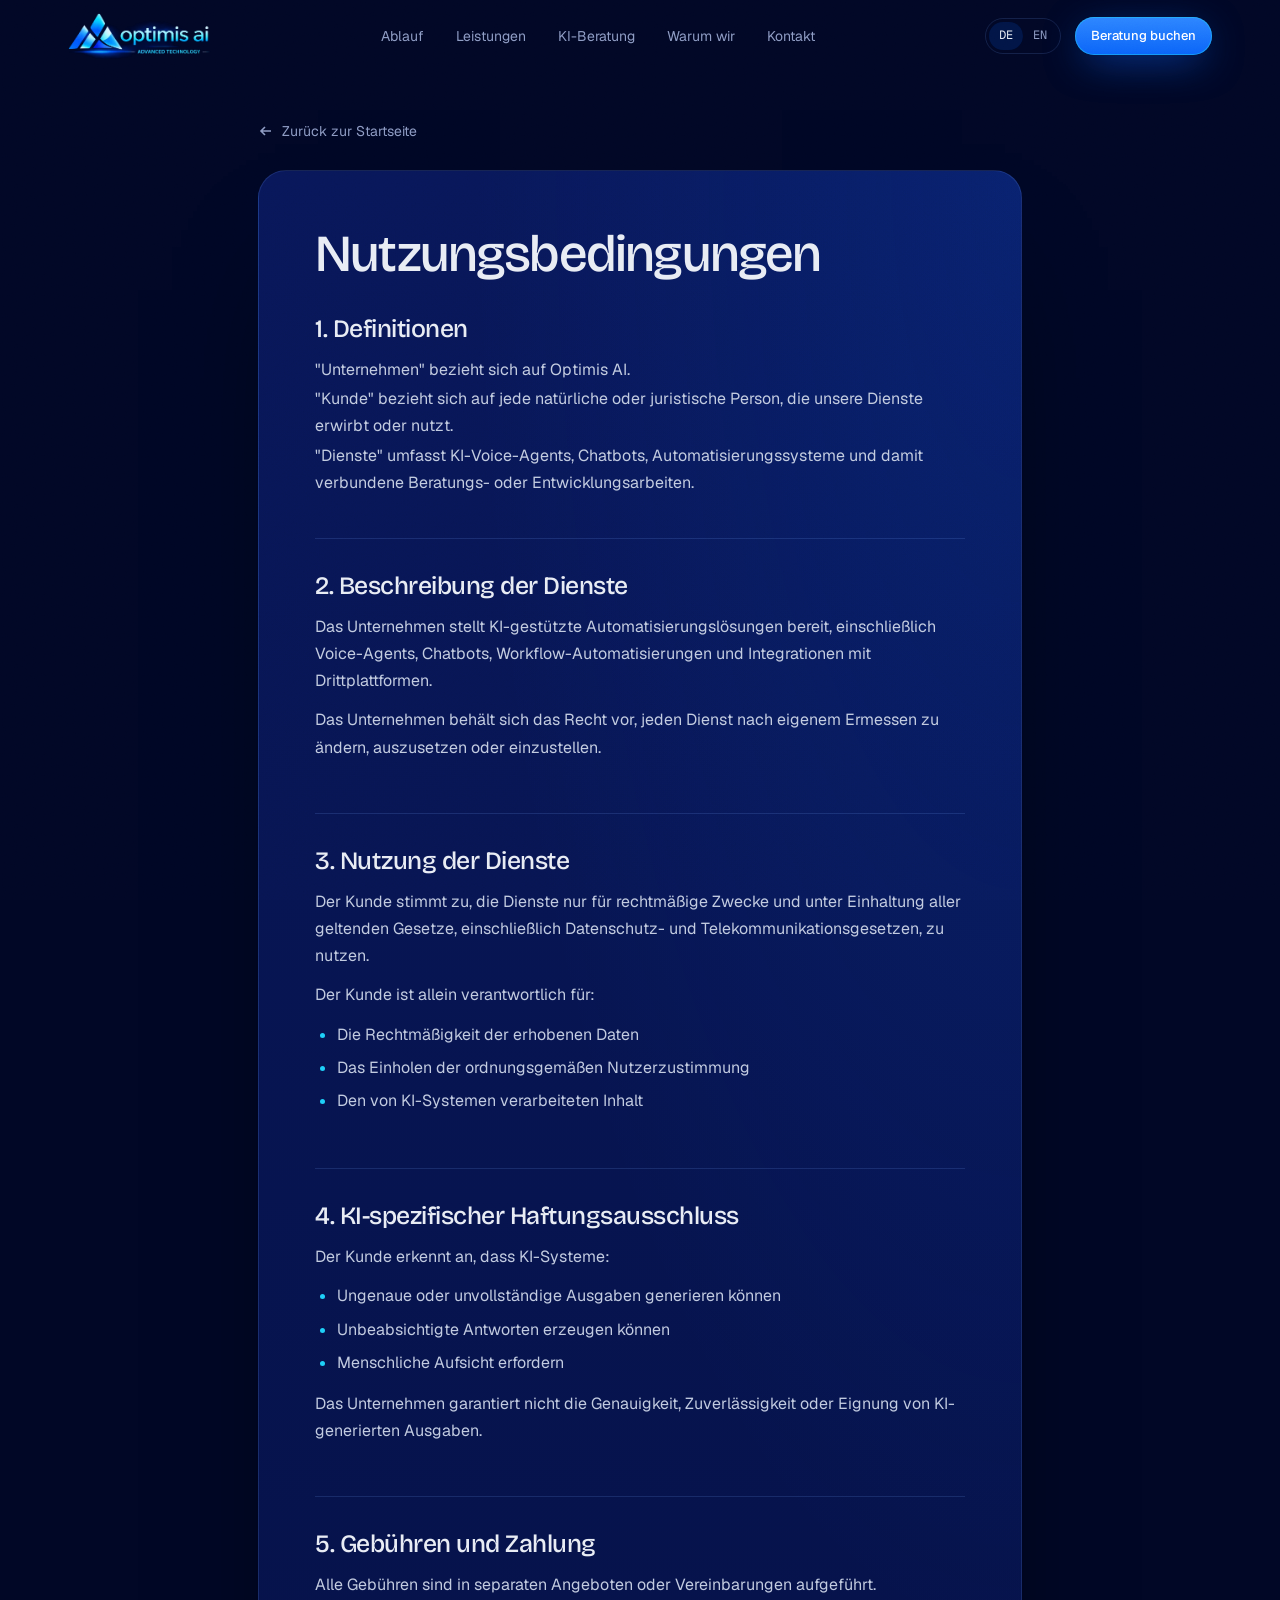
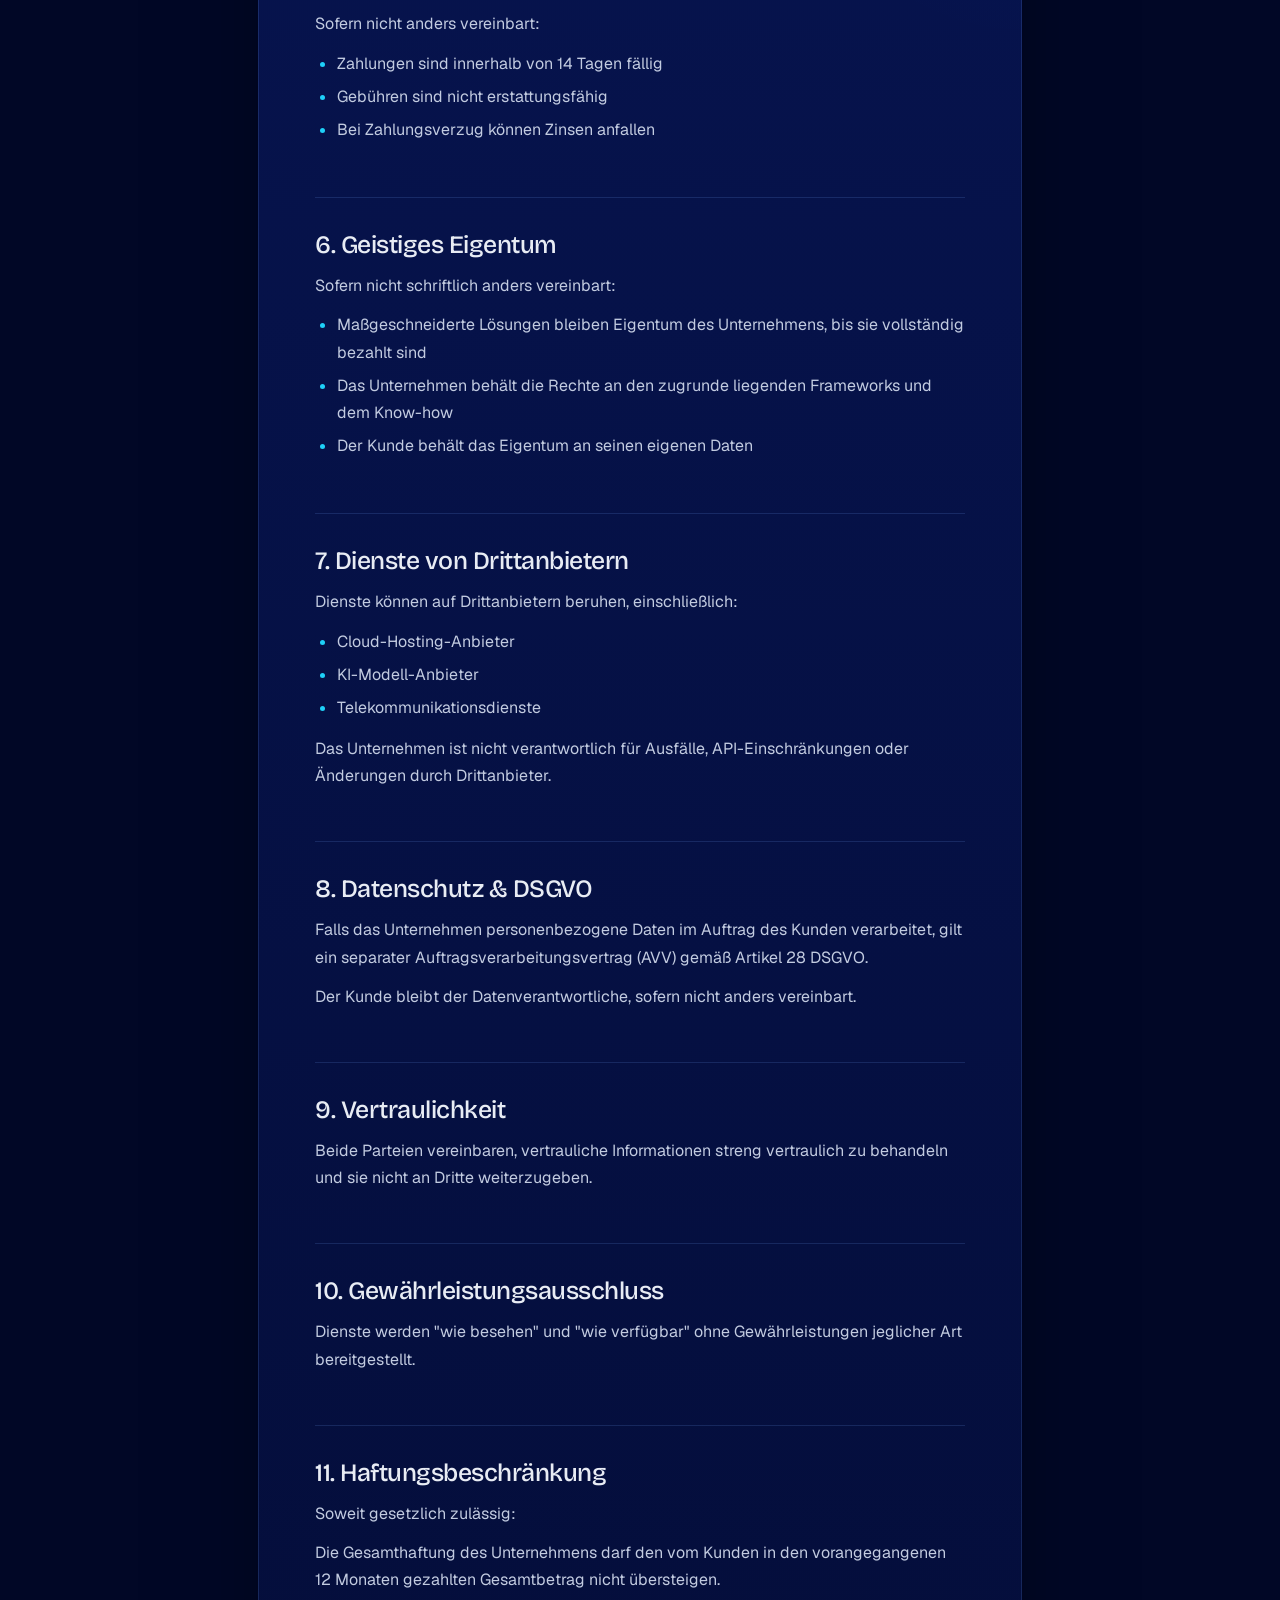
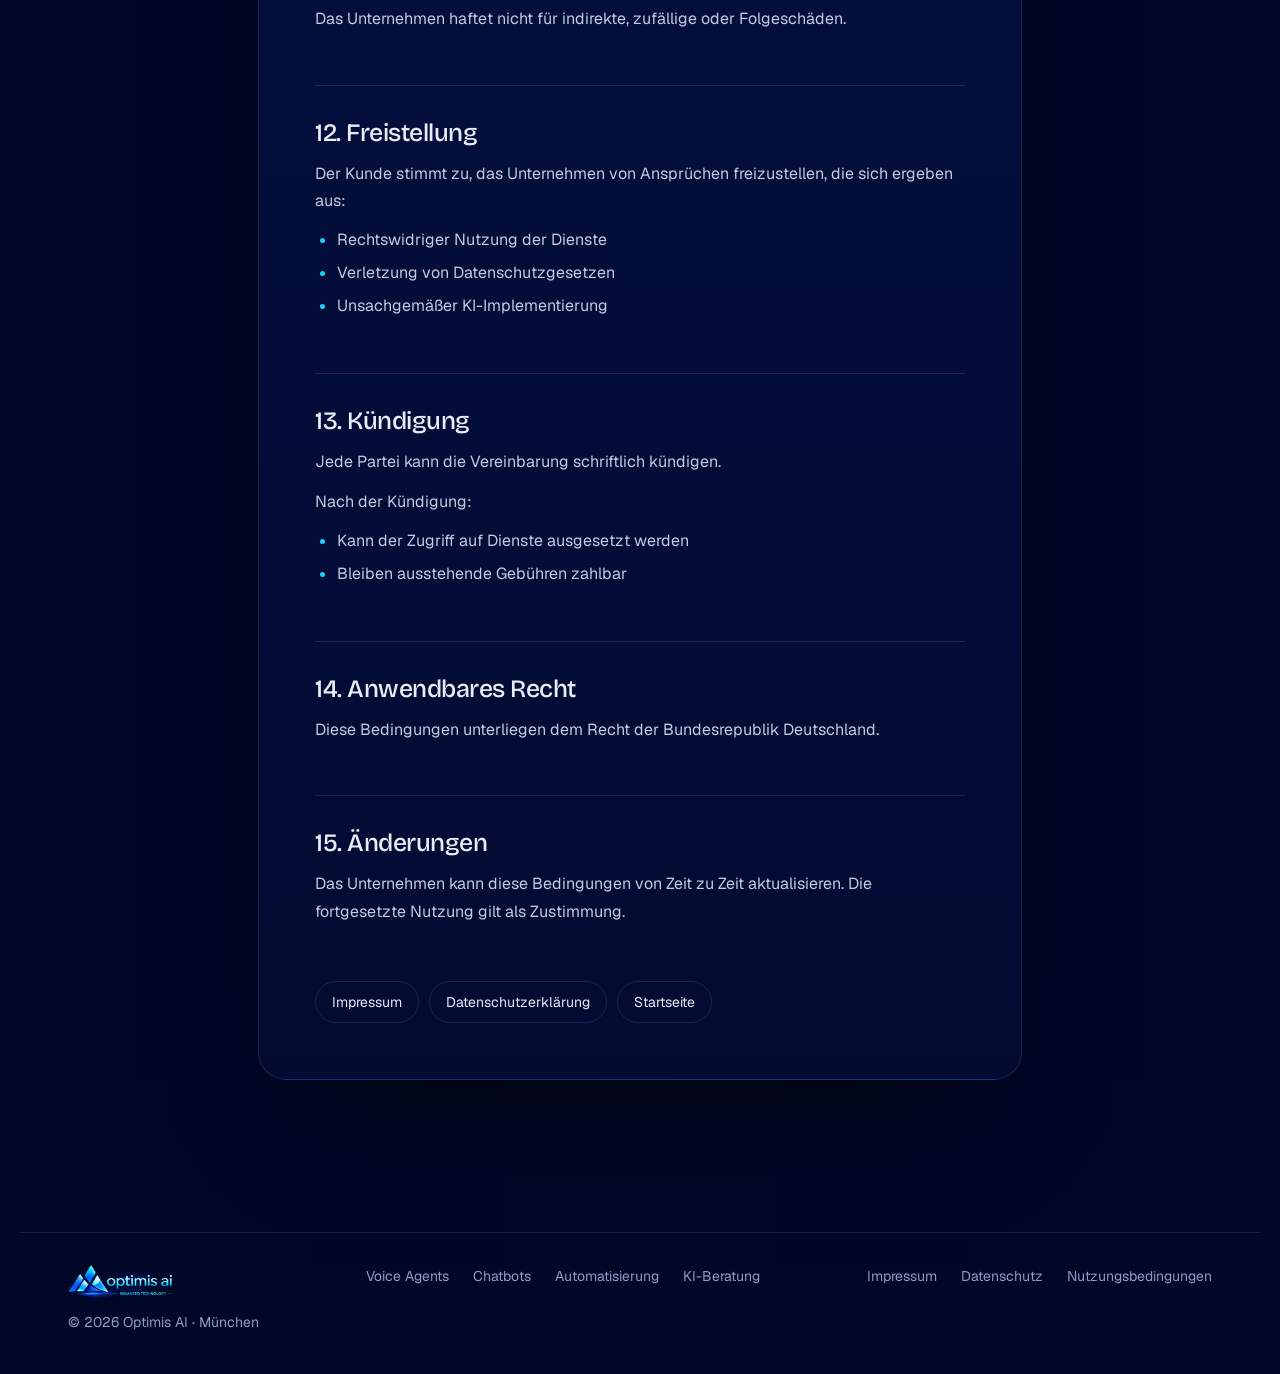
<file: nutzungsbedingungen.html>
<!doctype html>
<html lang="de">
<head>
<meta charset="utf-8">
<meta name="viewport" content="width=device-width, initial-scale=1, viewport-fit=cover">
<meta name="theme-color" content="#010726">
<meta name="description" content="Nutzungsbedingungen von Optimis AI.">
<link rel="canonical" href="https://www.optimis-ai.com/nutzungsbedingungen">
<meta property="og:type" content="website">
<meta property="og:site_name" content="Optimis AI">
<meta property="og:locale" content="de_DE">
<meta property="og:locale:alternate" content="en_US">
<meta property="og:url" content="https://www.optimis-ai.com/nutzungsbedingungen">
<meta property="og:title" content="Nutzungsbedingungen | Optimis AI">
<meta property="og:description" content="Nutzungsbedingungen von Optimis AI.">
<meta property="og:image" content="https://www.optimis-ai.com/assets/og-image.jpg">
<meta property="og:image:width" content="1200">
<meta property="og:image:height" content="630">
<meta name="twitter:card" content="summary_large_image">
<meta name="twitter:title" content="Nutzungsbedingungen | Optimis AI">
<meta name="twitter:description" content="Nutzungsbedingungen von Optimis AI.">
<meta name="twitter:image" content="https://www.optimis-ai.com/assets/og-image.jpg">
<link rel="icon" href="/favicon.ico" sizes="any">
<link rel="icon" type="image/png" href="/favicon-48x48.png" sizes="48x48">
<link rel="apple-touch-icon" href="/apple-touch-icon.png">
<title>Nutzungsbedingungen | Optimis AI</title>
<link rel="preload" href="assets/fonts/geist-latin-wght-normal.woff2" as="font" type="font/woff2" crossorigin>
<link rel="preload" href="assets/fonts/bricolage-grotesque-latin-opsz-normal.woff2" as="font" type="font/woff2" crossorigin>
<link rel="stylesheet" href="assets/fonts.css">
<style>
/* Layout: dark single-world page. Hero = headline left, live 3D voice orb right with call transcript.
   Then: sequence (Ablauf) with scroll-filled spine, interactive service demo stage, promise list, closing CTA. */
:root{
  color-scheme: dark;
  --ink:#010726;          /* logo navy, deepest */
  --deep:#06124A;         /* logo navy, raised */
  --line:rgba(120,170,255,.16);
  --text:#E8ECF4;
  --muted:#8E9CC4;
  --signal:#0A64F8;       /* logo electric blue */
  --glow:#1ED0F8;         /* logo cyan */
  --gold:#B6F8F8;         /* logo ice highlight */
  --f-display:"Bricolage Grotesque", "Helvetica Neue", Arial, sans-serif;
  --f-body:"Geist", "Helvetica Neue", Arial, sans-serif;
  --f-mono:"Geist Mono", ui-monospace, "SF Mono", Menlo, monospace;
  --gutter:clamp(16px, 4vw, 48px);
  --max:1240px;
}
*{box-sizing:border-box}
html{scroll-behavior:smooth}
body{
  background:var(--ink); color:var(--text);
  font-family:var(--f-body); font-size:16px; line-height:1.6;
  -webkit-font-smoothing:antialiased; overflow-x:hidden;
}
a{color:inherit}
::selection{background:var(--signal); color:var(--ink)}
:focus-visible{outline:2px solid var(--glow); outline-offset:3px; border-radius:6px}
.wrap{max-width:var(--max); margin-inline:auto; padding-inline:var(--gutter)}

/* film grain for depth */
.grain{position:fixed; inset:0; pointer-events:none; z-index:60; opacity:.07; mix-blend-mode:overlay;
  background-image:url("data:image/svg+xml;utf8,<svg xmlns='http://www.w3.org/2000/svg' width='160' height='160'><filter id='n'><feTurbulence type='fractalNoise' baseFrequency='.9' numOctaves='2' stitchTiles='stitch'/></filter><rect width='100%' height='100%' filter='url(%23n)'/></svg>");}

/* ---------- NAV ---------- */
.nav{position:fixed; top:0; left:0; right:0; z-index:50; padding-top:env(safe-area-inset-top,0px);
  transition:background .4s, border-color .4s; border-bottom:1px solid transparent}
.nav.scrolled{background:rgba(1,7,38,.72); backdrop-filter:blur(18px) saturate(1.4); -webkit-backdrop-filter:blur(18px) saturate(1.4); border-color:var(--line)}
.nav-in{display:flex; align-items:center; justify-content:space-between; gap:24px; height:72px}
.logo{display:flex; align-items:center; text-decoration:none}
.logo img{height:46px; width:auto; aspect-ratio:340/109; object-fit:contain; display:block}
.foot-logo{height:34px; width:auto; aspect-ratio:340/109; align-self:flex-start; object-fit:contain; display:block}
.nav-links{display:flex; gap:32px; font-size:14px; color:var(--muted)}
.nav-links a{text-decoration:none; transition:color .2s}
.nav-links a:hover{color:var(--text)}
.nav-right{display:flex; align-items:center; gap:14px}
.lang{display:flex; border:1px solid var(--line); border-radius:999px; padding:3px; font-size:12px; font-family:var(--f-mono)}
.lang button{all:unset; cursor:pointer; padding:4px 10px; border-radius:999px; color:var(--muted)}
.lang button[aria-pressed="true"]{background:rgba(10,100,248,.16); color:var(--text)}

.btn{display:inline-flex; align-items:center; gap:10px; text-decoration:none; font-weight:500; font-size:15px;
  border-radius:999px; padding:14px 24px; transition:transform .25s, box-shadow .3s, background .3s; cursor:pointer; border:0; font-family:inherit}
.btn-primary{background:linear-gradient(180deg,#2E86FF, var(--signal)); color:#FFFFFF;
  box-shadow:0 0 0 1px rgba(30,208,248,.5) inset, 0 10px 40px -10px rgba(10,100,248,.8)}
.btn-primary:hover{transform:translateY(-2px); box-shadow:0 0 0 1px rgba(30,208,248,.7) inset, 0 16px 50px -10px rgba(10,100,248,1)}
.btn-ghost{color:var(--text); border:1px solid var(--line); background:rgba(255,255,255,.02)}
.btn-ghost:hover{border-color:rgba(30,208,248,.4); background:rgba(10,100,248,.06)}
.btn-sm{padding:9px 16px; font-size:13px}
.btn svg{width:16px; height:16px}

/* ---------- HERO ---------- */
.hero{position:relative; padding-top:calc(120px + env(safe-area-inset-top,0px)); padding-bottom:72px; overflow:hidden}
.hero::before{content:""; position:absolute; inset:-20% -10% auto; height:900px; pointer-events:none;
  background:radial-gradient(ellipse 50% 45% at 72% 40%, rgba(10,100,248,.30), transparent 70%),
             radial-gradient(ellipse 30% 30% at 20% 10%, rgba(182,248,248,.06), transparent 70%)}
.hero-grid{position:relative; display:grid; grid-template-columns:minmax(0,1.05fr) minmax(0,1fr); gap:24px; align-items:center}
.pill{display:inline-flex; align-items:center; gap:10px; font-size:13px; color:var(--gold);
  border:1px solid rgba(182,248,248,.25); border-radius:999px; padding:6px 14px 6px 8px; background:rgba(182,248,248,.04)}
.pill i{width:8px; height:8px; border-radius:50%; background:var(--gold); box-shadow:0 0 10px var(--gold); display:block; margin-left:4px; animation:breathe 2.4s ease-in-out infinite}
@keyframes breathe{50%{opacity:.35}}
h1{font-family:var(--f-display); font-weight:300; font-size:clamp(44px, 6.4vw, 88px); line-height:.98; letter-spacing:-.045em; margin:28px 0 28px; text-wrap:balance}
h1 strong{font-weight:700; display:block;
  background:linear-gradient(100deg, var(--text) 10%, var(--glow) 45%, var(--signal) 70%, var(--text) 95%);
  background-size:220% 100%; -webkit-background-clip:text; background-clip:text; color:transparent;
  animation:sheen 9s ease-in-out infinite}
@keyframes sheen{0%,100%{background-position:100% 0}50%{background-position:0 0}}
.lede{font-size:clamp(17px,1.5vw,19px); color:#B8C1D3; max-width:34em; margin:0 0 14px}
.lede-2{font-size:15px; color:var(--muted); max-width:36em; margin:0 0 36px}
.hero-ctas{display:flex; flex-wrap:wrap; gap:12px}
.assure{display:flex; flex-wrap:wrap; gap:10px 28px; margin-top:40px; font-size:14px; color:var(--muted); list-style:none; padding:0}
.assure li{display:flex; align-items:center; gap:8px}
.assure svg{width:16px; height:16px; color:var(--glow); flex:none}

.reveal{animation:rise 1s cubic-bezier(.2,.7,.1,1) both}
.d1{animation-delay:.05s}.d2{animation-delay:.15s}.d3{animation-delay:.28s}.d4{animation-delay:.4s}.d5{animation-delay:.52s}
@keyframes rise{from{opacity:0; transform:translateY(22px); filter:blur(6px)}to{opacity:1; transform:none; filter:none}}

/* orb stage */
.stage{position:relative; aspect-ratio:1/1; max-width:100%; width:100%; min-height:0}
#orb{position:absolute; inset:-12%; width:124%; height:124%; display:block}
.orb-fallback{position:absolute; inset:18%; border-radius:50%;
  background:radial-gradient(circle at 35% 30%, #B6F8F8, var(--signal) 35%, #06124A 70%, transparent 72%);
  filter:blur(1px); box-shadow:0 0 120px rgba(10,100,248,.5)}
.call{position:absolute; left:50%; bottom:2%; transform:translateX(-50%); width:min(420px, 100%);
  background:rgba(10,16,32,.66); border:1px solid var(--line); border-radius:18px; padding:14px 16px;
  backdrop-filter:blur(14px); -webkit-backdrop-filter:blur(14px); box-shadow:0 30px 60px -30px rgba(0,0,0,.8)}
.call-head{display:flex; align-items:center; justify-content:space-between; font-family:var(--f-mono); font-size:11px; color:var(--muted); margin-bottom:8px}
.live{display:flex; align-items:center; gap:7px; color:#7DF0B4}
.live i{width:7px; height:7px; border-radius:50%; background:#7DF0B4; box-shadow:0 0 8px #7DF0B4; animation:breathe 1.2s infinite}
.call-line{min-height:3.2em; font-size:15px; line-height:1.45}
.who{font-family:var(--f-mono); font-size:11px; letter-spacing:.04em; margin-right:6px}
.who.agent{color:var(--glow)} .who.caller{color:var(--gold)}
.caret{display:inline-block; width:2px; height:1em; background:var(--glow); vertical-align:-2px; margin-left:2px; animation:breathe .8s steps(1) infinite}

/* ---------- SECTIONS ---------- */
section{position:relative}
.sec{padding-block:clamp(80px, 11vw, 150px)}
.sec-head{display:grid; grid-template-columns:minmax(0,1fr) minmax(0,1fr); gap:32px 64px; align-items:end; margin-bottom:64px}
.kicker{font-size:14px; color:var(--glow); margin:0 0 14px; font-weight:500}
h2{font-family:var(--f-display); font-weight:300; font-size:clamp(34px, 4.6vw, 60px); line-height:1.02; letter-spacing:-.035em; margin:0; text-wrap:balance}
h2 strong{font-weight:700}
.sec-head p{color:#AEB7C9; margin:0; max-width:32em; font-size:17px}
h3{font-family:var(--f-display); font-weight:500; letter-spacing:-.02em; font-size:24px; line-height:1.15; margin:0 0 10px}

/* Ablauf: real sequence */
.steps{position:relative; display:grid; gap:0}
.spine{position:absolute; left:27px; top:28px; bottom:28px; width:2px; background:var(--line); border-radius:2px}
.spine i{position:absolute; inset:0 0 auto; height:var(--p,0%); background:linear-gradient(var(--glow), var(--signal)); border-radius:2px; box-shadow:0 0 14px var(--signal)}
.step{position:relative; display:grid; grid-template-columns:56px minmax(0,1fr) auto; gap:28px; align-items:start; padding:28px 0; border-top:1px solid var(--line)}
.step:last-child{border-bottom:1px solid var(--line)}
.node{width:56px; height:56px; border-radius:50%; display:grid; place-items:center; font-family:var(--f-mono); font-size:14px;
  background:var(--ink); border:1px solid var(--line); color:var(--muted); position:relative; z-index:1; transition:all .5s}
.step.on .node{border-color:var(--signal); color:var(--text); box-shadow:0 0 0 6px rgba(10,100,248,.08), 0 0 30px rgba(10,100,248,.4)}
.step p{color:#AEB7C9; margin:0; max-width:40em}
.cost{text-align:right; min-width:150px}
.cost b{display:block; font-family:var(--f-display); font-weight:500; font-size:34px; letter-spacing:-.03em; line-height:1; font-variant-numeric:tabular-nums}
.cost span{font-size:13px; color:var(--muted)}
.step:last-child .cost b{color:var(--gold); font-size:22px; line-height:1.2}

/* Services: interactive stage */
.svc{display:grid; grid-template-columns:minmax(0,.9fr) minmax(0,1.1fr); gap:48px; align-items:stretch}
.svc-list{display:flex; flex-direction:column; gap:10px}
.svc-tab{all:unset; box-sizing:border-box; cursor:pointer; display:block; padding:24px 26px; border-radius:20px; border:1px solid transparent; transition:background .35s, border-color .35s}
.svc-tab:hover{background:rgba(255,255,255,.02)}
.svc-tab:focus-visible{outline:2px solid var(--glow)}
.svc-tab[aria-selected="true"]{background:linear-gradient(180deg, rgba(10,100,248,.09), rgba(10,100,248,.02)); border-color:rgba(10,100,248,.28)}
.svc-tab h3{display:flex; align-items:center; gap:12px; margin:0}
.svc-tab h3 svg{width:22px; height:22px; color:var(--signal); flex:none}
.svc-body{display:grid; grid-template-rows:0fr; transition:grid-template-rows .45s cubic-bezier(.2,.7,.1,1)}
.svc-tab[aria-selected="true"] .svc-body{grid-template-rows:1fr}
.svc-body > div{overflow:hidden}
.svc-body p{color:#AEB7C9; margin:12px 0 14px}
.tags{display:flex; flex-wrap:wrap; gap:8px; padding-bottom:4px}
.tags span{font-size:12.5px; padding:5px 11px; border-radius:999px; border:1px solid var(--line); color:#C6CEDD}

.demo-wrap{perspective:1400px; min-width:0}
.demo{position:relative; height:100%; min-height:460px; border-radius:28px; padding:28px;
  background:radial-gradient(120% 80% at 80% 0%, rgba(10,100,248,.16), transparent 60%), linear-gradient(180deg, #0A1C62, #030B32);
  border:1px solid var(--line); box-shadow:0 60px 120px -50px rgba(0,0,0,.9), inset 0 1px 0 rgba(255,255,255,.06);
  transform-style:preserve-3d; transition:transform .25s ease-out; overflow:hidden}
.demo::after{content:""; position:absolute; inset:0; border-radius:inherit; pointer-events:none;
  background:radial-gradient(400px circle at var(--mx,50%) var(--my,0%), rgba(30,208,248,.10), transparent 60%)}
.demo-bar{display:flex; justify-content:space-between; align-items:center; font-family:var(--f-mono); font-size:11.5px; color:var(--muted); margin-bottom:22px; transform:translateZ(30px)}
.dots{display:flex; gap:6px}.dots i{width:9px; height:9px; border-radius:50%; background:#1a2b72; display:block}
.panel{display:none; transform:translateZ(50px)}
.panel.active{display:block; animation:panelIn .5s cubic-bezier(.2,.7,.1,1)}
@keyframes panelIn{from{opacity:0; transform:translateZ(50px) translateY(12px)}to{opacity:1; transform:translateZ(50px)}}
.example{font-size:11.5px; color:var(--muted); margin-top:18px}
.example a{color:var(--glow)}

/* chat */
.chat{display:flex; flex-direction:column; gap:12px}
.bub{max-width:82%; padding:12px 16px; border-radius:18px; font-size:14.5px; line-height:1.45}
.bub.user{align-self:flex-end; background:#12236E; border-bottom-right-radius:6px}
.bub.bot{align-self:flex-start; background:rgba(10,100,248,.12); border:1px solid rgba(10,100,248,.25); border-bottom-left-radius:6px}
.chip-ok{align-self:flex-start; display:inline-flex; gap:8px; align-items:center; font-size:12.5px; color:#7DF0B4; border:1px solid rgba(125,240,180,.3); background:rgba(125,240,180,.06); padding:6px 12px; border-radius:999px}
.chip-ok svg{width:14px; height:14px}
.typing{align-self:flex-start; display:flex; gap:4px; padding:14px 16px; background:rgba(10,100,248,.08); border-radius:18px}
.typing i{width:6px; height:6px; border-radius:50%; background:var(--glow); animation:bounce 1s infinite}
.typing i:nth-child(2){animation-delay:.15s}.typing i:nth-child(3){animation-delay:.3s}
@keyframes bounce{0%,60%,100%{transform:none; opacity:.4}30%{transform:translateY(-4px); opacity:1}}

/* voice */
.wave{display:flex; align-items:center; justify-content:center; gap:4px; height:120px; margin:6px 0 22px}
.wave i{width:5px; border-radius:3px; background:linear-gradient(var(--glow), var(--signal)); height:12%; transition:height .09s}
.flow{list-style:none; padding:0; margin:0; display:grid; gap:10px}
.flow li{display:grid; grid-template-columns:56px minmax(0,1fr) auto; align-items:center; gap:12px; padding:12px 14px; border-radius:14px; background:rgba(255,255,255,.025); border:1px solid var(--line); font-size:14px}
.flow time{font-family:var(--f-mono); font-size:12px; color:var(--muted); font-variant-numeric:tabular-nums}
.flow em{font-style:normal; font-size:12px; color:var(--glow)}

/* workflow graph */
.graph{width:100%; height:auto; display:block}
.graph .edge{fill:none; stroke:rgba(10,100,248,.35); stroke-width:1.5}
.graph .flowline{fill:none; stroke:var(--glow); stroke-width:2; stroke-dasharray:6 14; animation:dash 1.6s linear infinite}
@keyframes dash{to{stroke-dashoffset:-40}}
.graph .box{fill:#08175A; stroke:rgba(150,180,255,.22)}
.graph .core{fill:url(#coreGrad); stroke:rgba(30,208,248,.6)}
.graph text{fill:var(--text); font-family:var(--f-body); font-size:13px}
.graph .sub{fill:var(--muted); font-size:11px; font-family:var(--f-mono)}

/* Warum */
.why{display:grid; grid-template-columns:minmax(0,.85fr) minmax(0,1.15fr); gap:64px}
.why-quote{position:sticky; top:120px; align-self:start}
.why-quote p{color:#AEB7C9; font-size:17px; max-width:28em; margin:24px 0 0}
.promises{list-style:none; margin:0; padding:0}
.promises li{display:grid; grid-template-columns:40px minmax(0,1fr); gap:20px; padding:28px 0; border-top:1px solid var(--line); transition:background .3s}
.promises li:last-child{border-bottom:1px solid var(--line)}
.promises .ic{width:40px; height:40px; border-radius:12px; display:grid; place-items:center; background:rgba(10,100,248,.08); border:1px solid rgba(10,100,248,.2); color:var(--signal)}
.promises .ic svg{width:20px; height:20px}
.promises h3{font-size:21px; margin:6px 0 6px}
.promises p{margin:0; color:#AEB7C9}

/* CTA */
.cta{position:relative; overflow:hidden; border-radius:36px; padding:clamp(48px,8vw,110px) clamp(24px,6vw,90px);
  background:radial-gradient(60% 90% at 85% 120%, rgba(10,100,248,.35), transparent 60%),
             radial-gradient(40% 60% at 0% 0%, rgba(182,248,248,.08), transparent 60%), #05104A;
  border:1px solid var(--line)}
.cta-ring{position:absolute; right:-160px; bottom:-220px; width:620px; height:620px; border-radius:50%; pointer-events:none;
  background:conic-gradient(from 0deg, transparent, rgba(30,208,248,.5), transparent 30%, rgba(10,100,248,.35), transparent 70%);
  -webkit-mask:radial-gradient(circle, transparent 62%, #000 63%, #000 64%, transparent 65%);
          mask:radial-gradient(circle, transparent 62%, #000 63%, #000 64%, transparent 65%);
  animation:spin 14s linear infinite}
.cta-ring.r2{width:460px; height:460px; right:-80px; bottom:-140px; animation-duration:22s; animation-direction:reverse; opacity:.6}
@keyframes spin{to{transform:rotate(360deg)}}
.cta h2{max-width:14em; font-size:clamp(36px,5vw,68px)}
.cta p{color:#B8C1D3; font-size:18px; max-width:30em; margin:24px 0 36px}
.cta-row{display:flex; flex-wrap:wrap; gap:14px 28px; align-items:center; position:relative}
.mail{display:flex; align-items:center; gap:10px; font-family:var(--f-mono); font-size:14px; color:#C6CEDD}
.mail span{user-select:all}
.copy{all:unset; cursor:pointer; font-family:var(--f-body); font-size:12px; color:var(--muted); border:1px solid var(--line); padding:4px 10px; border-radius:999px}
.copy:hover{color:var(--text)}

footer{padding-block:56px 40px; color:var(--muted); font-size:14px}
.foot{display:flex; flex-wrap:wrap; justify-content:space-between; gap:24px; border-top:1px solid var(--line); padding-top:32px}
.foot nav{display:flex; flex-wrap:wrap; gap:10px 24px}
.foot a{text-decoration:none}.foot a:hover{color:var(--text)}

/* ---------- RESPONSIVE ---------- */
@media (max-width: 980px){
  .nav-links{display:none}
  .hero-grid{grid-template-columns:minmax(0,1fr)}
  .stage{max-width:520px; margin:8px auto 0}
  .sec-head,.svc,.why{grid-template-columns:minmax(0,1fr)}
  .why-quote{position:static}
  .demo{min-height:420px}
}
@media (max-width: 620px){
  .nav-right .btn{display:none}
  .step{grid-template-columns:56px minmax(0,1fr); gap:18px}
  .cost{grid-column:2; text-align:left}
  .demo{padding:20px; border-radius:22px}
  .bub{max-width:92%}
  .flow li{grid-template-columns:48px minmax(0,1fr)}
  .flow em{grid-column:2}
}
@media (prefers-reduced-motion: reduce){
  *,*::before,*::after{animation:none!important; transition:none!important}
  html{scroll-behavior:auto}
}
</style>
<style>
.legal-main{padding-top:calc(120px + env(safe-area-inset-top,0px)); padding-bottom:96px}
.legal-wrap{max-width:860px; margin-inline:auto; padding-inline:var(--gutter)}
.back{display:inline-flex; align-items:center; gap:8px; color:var(--muted); text-decoration:none; font-size:14px; margin-bottom:28px; transition:color .2s}
.back:hover{color:var(--text)}
.back svg{width:16px; height:16px}
.legal-card{position:relative; border-radius:28px; padding:clamp(28px,5vw,56px); border:1px solid var(--line);
  background:radial-gradient(120% 60% at 100% 0%, rgba(10,100,248,.14), transparent 60%), linear-gradient(180deg, #08175A, #030B32);
  box-shadow:0 60px 120px -60px rgba(0,0,0,.9)}
.legal{color:#C2CBE0; font-size:16px; line-height:1.7; min-width:0; overflow-wrap:anywhere}
.legal .eyebrow{color:var(--glow); font-size:14px; font-weight:500; margin:0 0 10px}
.legal h1{font-family:var(--f-display); font-weight:500; font-size:clamp(32px,4.4vw,52px); line-height:1.05; letter-spacing:-.035em; color:var(--text); margin:0 0 12px; text-wrap:balance}
.legal h1 + p{color:var(--muted); margin-top:0}
.legal h2{font-family:var(--f-display); font-weight:500; font-size:clamp(20px,2.2vw,25px); letter-spacing:-.02em; color:var(--text); margin:44px 0 12px; line-height:1.2; text-wrap:balance}
.legal h3{font-size:17px; color:var(--text); margin:24px 0 8px}
.legal section{padding-bottom:8px}
.legal section + section{border-top:1px solid var(--line); margin-top:32px}
.legal section > h2:first-child{margin-top:32px}
.legal p{margin:0 0 12px; max-width:68ch}
.legal .strong, .legal strong{color:var(--text); font-weight:600}
.legal ul,.legal ol{padding-left:22px; margin:0 0 14px; display:grid; gap:6px; max-width:68ch}
.legal li::marker{color:var(--glow)}
.legal a{color:var(--glow); text-decoration-color:rgba(30,208,248,.4); text-underline-offset:3px}
.legal a:has(> .ic){display:flex; align-items:center; gap:12px; color:#C2CBE0; text-decoration:none; margin-bottom:10px}
.legal a:has(> .ic):hover{color:var(--text)}
.legal .ic{width:18px; height:18px; color:var(--glow); flex:none}
.legal .box{background:rgba(1,7,38,.5); border:1px solid var(--line); border-radius:16px; padding:18px 20px; margin:12px 0 16px}
.legal .box p{margin-bottom:4px}
.legal .addr p{margin:0 0 2px}
.legal-links{display:flex; flex-wrap:wrap; gap:10px; margin-top:36px}
.legal-links a{font-size:14px; text-decoration:none; color:var(--text); border:1px solid var(--line); border-radius:999px; padding:9px 16px; transition:border-color .2s, background .2s}
.legal-links a:hover{border-color:rgba(30,208,248,.4); background:rgba(10,100,248,.08)}
.legal-links a[aria-current="page"]{display:none}
</style>
<style>body{margin:0} img{max-width:100%} [hidden]{display:none!important}</style>
</head>
<body>
<div class="grain" aria-hidden="true"></div>
<header class="nav" id="nav">
  <div class="wrap nav-in">
    <a class="logo" href="index.html" aria-label="Optimis AI Startseite" data-aria-en="Optimis AI home"><img id="logoImg" src="assets/logo.webp" alt="Optimis AI – Advanced Technology" width="143" height="46"></a>
    <nav class="nav-links" aria-label="Hauptnavigation">
      <a href="index.html#ablauf" data-en="Process">Ablauf</a><a href="index.html#leistungen" data-en="Services">Leistungen</a><a href="ki-beratung.html" data-en="AI consulting">KI-Beratung</a><a href="index.html#warum" data-en="Why us">Warum wir</a><a href="index.html#kontakt" data-en="Contact">Kontakt</a>
    </nav>
    <div class="nav-right">
      <div class="lang" role="group" aria-label="Sprache"><button aria-pressed="true">DE</button><button aria-pressed="false">EN</button></div>
      <a class="btn btn-primary btn-sm" href="mailto:info@optimis-ai.com?subject=Kostenlose%20Beratung" data-booking data-en="Book a call">Beratung buchen</a>
    </div>
  </div>
</header>

<main class="legal-main">
  <div class="legal-wrap">
    <a class="back" href="index.html"><svg viewBox="0 0 16 16" fill="none" stroke="currentColor" stroke-width="1.6" aria-hidden="true"><path d="M13 8H3M7 4L3 8l4 4"/></svg><span data-en="Back to home page">Zurück zur Startseite</span></a>
    <article class="legal-card">
      <div class="legal" data-lang="de"><h1>Nutzungsbedingungen</h1><div><section><h2>1. Definitionen</h2><div class="addr"><p><span>"Unternehmen"</span> bezieht sich auf Optimis AI.</p><p><span>"Kunde"</span> bezieht sich auf jede natürliche oder juristische Person, die unsere Dienste erwirbt oder nutzt.</p><p><span>"Dienste"</span> umfasst KI-Voice-Agents, Chatbots, Automatisierungssysteme und damit verbundene Beratungs- oder Entwicklungsarbeiten.</p></div></section><section><h2>2. Beschreibung der Dienste</h2><div><p>Das Unternehmen stellt KI-gestützte Automatisierungslösungen bereit, einschließlich Voice-Agents, Chatbots, Workflow-Automatisierungen und Integrationen mit Drittplattformen.</p><p>Das Unternehmen behält sich das Recht vor, jeden Dienst nach eigenem Ermessen zu ändern, auszusetzen oder einzustellen.</p></div></section><section><h2>3. Nutzung der Dienste</h2><div><p>Der Kunde stimmt zu, die Dienste nur für rechtmäßige Zwecke und unter Einhaltung aller geltenden Gesetze, einschließlich Datenschutz- und Telekommunikationsgesetzen, zu nutzen.</p><p>Der Kunde ist allein verantwortlich für:</p><ul><li>Die Rechtmäßigkeit der erhobenen Daten</li><li>Das Einholen der ordnungsgemäßen Nutzerzustimmung</li><li>Den von KI-Systemen verarbeiteten Inhalt</li></ul></div></section><section><h2>4. KI-spezifischer Haftungsausschluss</h2><div><p>Der Kunde erkennt an, dass KI-Systeme:</p><ul><li>Ungenaue oder unvollständige Ausgaben generieren können</li><li>Unbeabsichtigte Antworten erzeugen können</li><li>Menschliche Aufsicht erfordern</li></ul><p>Das Unternehmen garantiert nicht die Genauigkeit, Zuverlässigkeit oder Eignung von KI-generierten Ausgaben.</p></div></section><section><h2>5. Gebühren und Zahlung</h2><div><p>Alle Gebühren sind in separaten Angeboten oder Vereinbarungen aufgeführt.</p><p>Sofern nicht anders vereinbart:</p><ul><li>Zahlungen sind innerhalb von 14 Tagen fällig</li><li>Gebühren sind nicht erstattungsfähig</li><li>Bei Zahlungsverzug können Zinsen anfallen</li></ul></div></section><section><h2>6. Geistiges Eigentum</h2><div><p>Sofern nicht schriftlich anders vereinbart:</p><ul><li>Maßgeschneiderte Lösungen bleiben Eigentum des Unternehmens, bis sie vollständig bezahlt sind</li><li>Das Unternehmen behält die Rechte an den zugrunde liegenden Frameworks und dem Know-how</li><li>Der Kunde behält das Eigentum an seinen eigenen Daten</li></ul></div></section><section><h2>7. Dienste von Drittanbietern</h2><div><p>Dienste können auf Drittanbietern beruhen, einschließlich:</p><ul><li>Cloud-Hosting-Anbieter</li><li>KI-Modell-Anbieter</li><li>Telekommunikationsdienste</li></ul><p>Das Unternehmen ist nicht verantwortlich für Ausfälle, API-Einschränkungen oder Änderungen durch Drittanbieter.</p></div></section><section><h2>8. Datenschutz &amp; DSGVO</h2><div><p>Falls das Unternehmen personenbezogene Daten im Auftrag des Kunden verarbeitet, gilt ein separater Auftragsverarbeitungsvertrag (AVV) gemäß Artikel 28 DSGVO.</p><p>Der Kunde bleibt der Datenverantwortliche, sofern nicht anders vereinbart.</p></div></section><section><h2>9. Vertraulichkeit</h2><div><p>Beide Parteien vereinbaren, vertrauliche Informationen streng vertraulich zu behandeln und sie nicht an Dritte weiterzugeben.</p></div></section><section><h2>10. Gewährleistungsausschluss</h2><div><p>Dienste werden "wie besehen" und "wie verfügbar" ohne Gewährleistungen jeglicher Art bereitgestellt.</p></div></section><section><h2>11. Haftungsbeschränkung</h2><div><p>Soweit gesetzlich zulässig:</p><p>Die Gesamthaftung des Unternehmens darf den vom Kunden in den vorangegangenen 12 Monaten gezahlten Gesamtbetrag nicht übersteigen.</p><p>Das Unternehmen haftet nicht für indirekte, zufällige oder Folgeschäden.</p></div></section><section><h2>12. Freistellung</h2><div><p>Der Kunde stimmt zu, das Unternehmen von Ansprüchen freizustellen, die sich ergeben aus:</p><ul><li>Rechtswidriger Nutzung der Dienste</li><li>Verletzung von Datenschutzgesetzen</li><li>Unsachgemäßer KI-Implementierung</li></ul></div></section><section><h2>13. Kündigung</h2><div><p>Jede Partei kann die Vereinbarung schriftlich kündigen.</p><p>Nach der Kündigung:</p><ul><li>Kann der Zugriff auf Dienste ausgesetzt werden</li><li>Bleiben ausstehende Gebühren zahlbar</li></ul></div></section><section><h2>14. Anwendbares Recht</h2><div><p>Diese Bedingungen unterliegen dem Recht der Bundesrepublik Deutschland.</p></div></section><section><h2>15. Änderungen</h2><div><p>Das Unternehmen kann diese Bedingungen von Zeit zu Zeit aktualisieren. Die fortgesetzte Nutzung gilt als Zustimmung.</p></div></section></div></div>
      <div class="legal" data-lang="en" lang="en" hidden><h1>TERMS OF SERVICE</h1><div><section><h2>1. Definitions</h2><div class="addr"><p><span>"Company"</span> refers to Optimis AI.</p><p><span>"Client"</span> refers to any individual or entity purchasing or using our services.</p><p><span>"Services"</span> include AI voice agents, chatbots, automation systems, and related consulting or development work.</p></div></section><section><h2>2. Description of Services</h2><div><p>The Company provides AI-powered automation solutions including voice agents, chatbots, workflow automations, and integrations with third-party platforms.</p><p>The Company reserves the right to modify, suspend, or discontinue any Service at its discretion.</p></div></section><section><h2>3. Use of Services</h2><div><p>Client agrees to use the Services only for lawful purposes and in compliance with all applicable laws, including data protection and telecommunications laws.</p><p>Client is solely responsible for:</p><ul><li>The legality of collected data</li><li>Obtaining proper user consent</li><li>The content processed by AI systems</li></ul></div></section><section><h2>4. AI-Specific Disclaimer</h2><div><p>Client acknowledges that AI systems:</p><ul><li>May generate inaccurate or incomplete outputs</li><li>May produce unintended responses</li><li>Require human supervision</li></ul><p>The Company does not guarantee accuracy, reliability, or suitability of AI-generated outputs.</p></div></section><section><h2>5. Fees and Payment</h2><div><p>All fees are outlined in separate proposals or agreements.</p><p>Unless otherwise agreed:</p><ul><li>Payments are due within 14 days</li><li>Fees are non-refundable</li><li>Late payments may incur interest</li></ul></div></section><section><h2>6. Intellectual Property</h2><div><p>Unless otherwise agreed in writing:</p><ul><li>Custom solutions remain property of the Company until fully paid</li><li>The Company retains rights to underlying frameworks and know-how</li><li>Client retains ownership of their own data</li></ul></div></section><section><h2>7. Third-Party Services</h2><div><p>Services may rely on third-party providers including but not limited to:</p><ul><li>Cloud hosting providers</li><li>AI model providers</li><li>Telecommunication services</li></ul><p>The Company is not responsible for outages, API limitations, or changes by third-party providers.</p></div></section><section><h2>8. Data Protection &amp; GDPR</h2><div><p>If the Company processes personal data on behalf of the Client, a separate Data Processing Agreement (DPA) shall apply in accordance with Article 28 GDPR.</p><p>Client remains the data controller unless otherwise agreed.</p></div></section><section><h2>9. Confidentiality</h2><div><p>Both parties agree to keep confidential information strictly confidential and not disclose it to third parties.</p></div></section><section><h2>10. Warranties Disclaimer</h2><div><p>Services are provided "as is" and "as available" without warranties of any kind.</p></div></section><section><h2>11. Limitation of Liability</h2><div><p>To the maximum extent permitted by law:</p><p>The Company's total liability shall not exceed the total amount paid by the Client in the preceding 12 months.</p><p>The Company shall not be liable for indirect, incidental, or consequential damages.</p></div></section><section><h2>12. Indemnification</h2><div><p>Client agrees to indemnify and hold harmless the Company from claims arising from:</p><ul><li>Unlawful use of Services</li><li>Violation of data protection laws</li><li>Improper AI deployment</li></ul></div></section><section><h2>13. Termination</h2><div><p>Either party may terminate the agreement with written notice.</p><p>Upon termination:</p><ul><li>Access to Services may be suspended</li><li>Outstanding fees remain payable</li></ul></div></section><section><h2>14. Governing Law</h2><div><p>These Terms shall be governed by the laws of Germany.</p></div></section><section><h2>15. Changes</h2><div><p>The Company may update these Terms from time to time. Continued use constitutes acceptance.</p></div></section></div></div>
      <nav class="legal-links" aria-label="Rechtliches"><a href="impressum.html" data-de="Impressum" data-en="Legal notice">Impressum</a><a href="datenschutz.html" data-de="Datenschutzerklärung" data-en="Privacy policy">Datenschutzerklärung</a><a href="nutzungsbedingungen.html" aria-current="page" data-de="Nutzungsbedingungen" data-en="Terms of service">Nutzungsbedingungen</a><a href="index.html" data-de="Startseite" data-en="Home page">Startseite</a></nav>
    </article>
  </div>
</main>

<footer>
  <div class="wrap foot">
    <div style="display:flex;flex-direction:column;gap:12px"><img class="foot-logo" id="footLogo" alt="Optimis AI" width="106" height="34"><span data-en="© 2026 Optimis AI · Munich">© 2026 Optimis AI · München</span></div>
    <nav class="foot-svc" aria-label="Leistungen"><a href="voice-agents.html" data-en="Voice agents">Voice Agents</a><a href="chatbots.html" data-en="Chatbots">Chatbots</a><a href="automatisierung.html" data-en="Automation">Automatisierung</a><a href="ki-beratung.html" data-en="AI consulting">KI-Beratung</a></nav>
    <nav aria-label="Rechtliches"><a href="impressum.html" data-en="Legal notice">Impressum</a><a href="datenschutz.html" data-en="Privacy policy">Datenschutz</a><a href="nutzungsbedingungen.html" data-en="Terms of service">Nutzungsbedingungen</a></nav>
  </div>
</footer>

<script>
(function(){
  var TITLE = {de: 'Nutzungsbedingungen' + ' | Optimis AI', en: 'Terms of service' + ' | Optimis AI'};
  document.getElementById('footLogo').src = document.getElementById('logoImg').src;
  var nav = document.getElementById('nav');
  var onScroll = function(){ nav.classList.toggle('scrolled', scrollY > 20); };
  addEventListener('scroll', onScroll, {passive:true}); onScroll();
  var els = [].slice.call(document.querySelectorAll('[data-en]'));
  els.forEach(function(e){ if (!e.hasAttribute('data-de')) e.setAttribute('data-de', e.textContent); });
  function setLang(l){
    document.documentElement.lang = l;
    document.title = TITLE[l];
    els.forEach(function(e){ e.textContent = e.getAttribute('data-' + l); });
    var en = document.querySelector('.legal[data-lang="en"]');
    if (en) { en.hidden = l !== 'en'; document.querySelector('.legal[data-lang="de"]').hidden = l === 'en'; }
    document.querySelectorAll('.lang button').forEach(function(b){ b.setAttribute('aria-pressed', String(b.textContent.trim().toLowerCase() === l)); });
    try { localStorage.setItem('optimis-lang', l); } catch (e) {}
  }
  document.querySelectorAll('.lang button').forEach(function(b){ b.addEventListener('click', function(){ setLang(b.textContent.trim().toLowerCase()); }); });
  var saved = null; try { saved = localStorage.getItem('optimis-lang'); } catch (e) {}
  if (saved === 'en') setLang('en');
})();
</script>
<!-- Optimis AI Chatbot Widget (Optimis Chat Platform, Einstellungen im Dashboard) -->
<script src="https://optimis-chat-platform.vercel.app/widget.js" data-client="optimis" data-theme="optimis" defer></script>


<script src="assets/booking.js" defer></script>
</body>
</html>
</file>
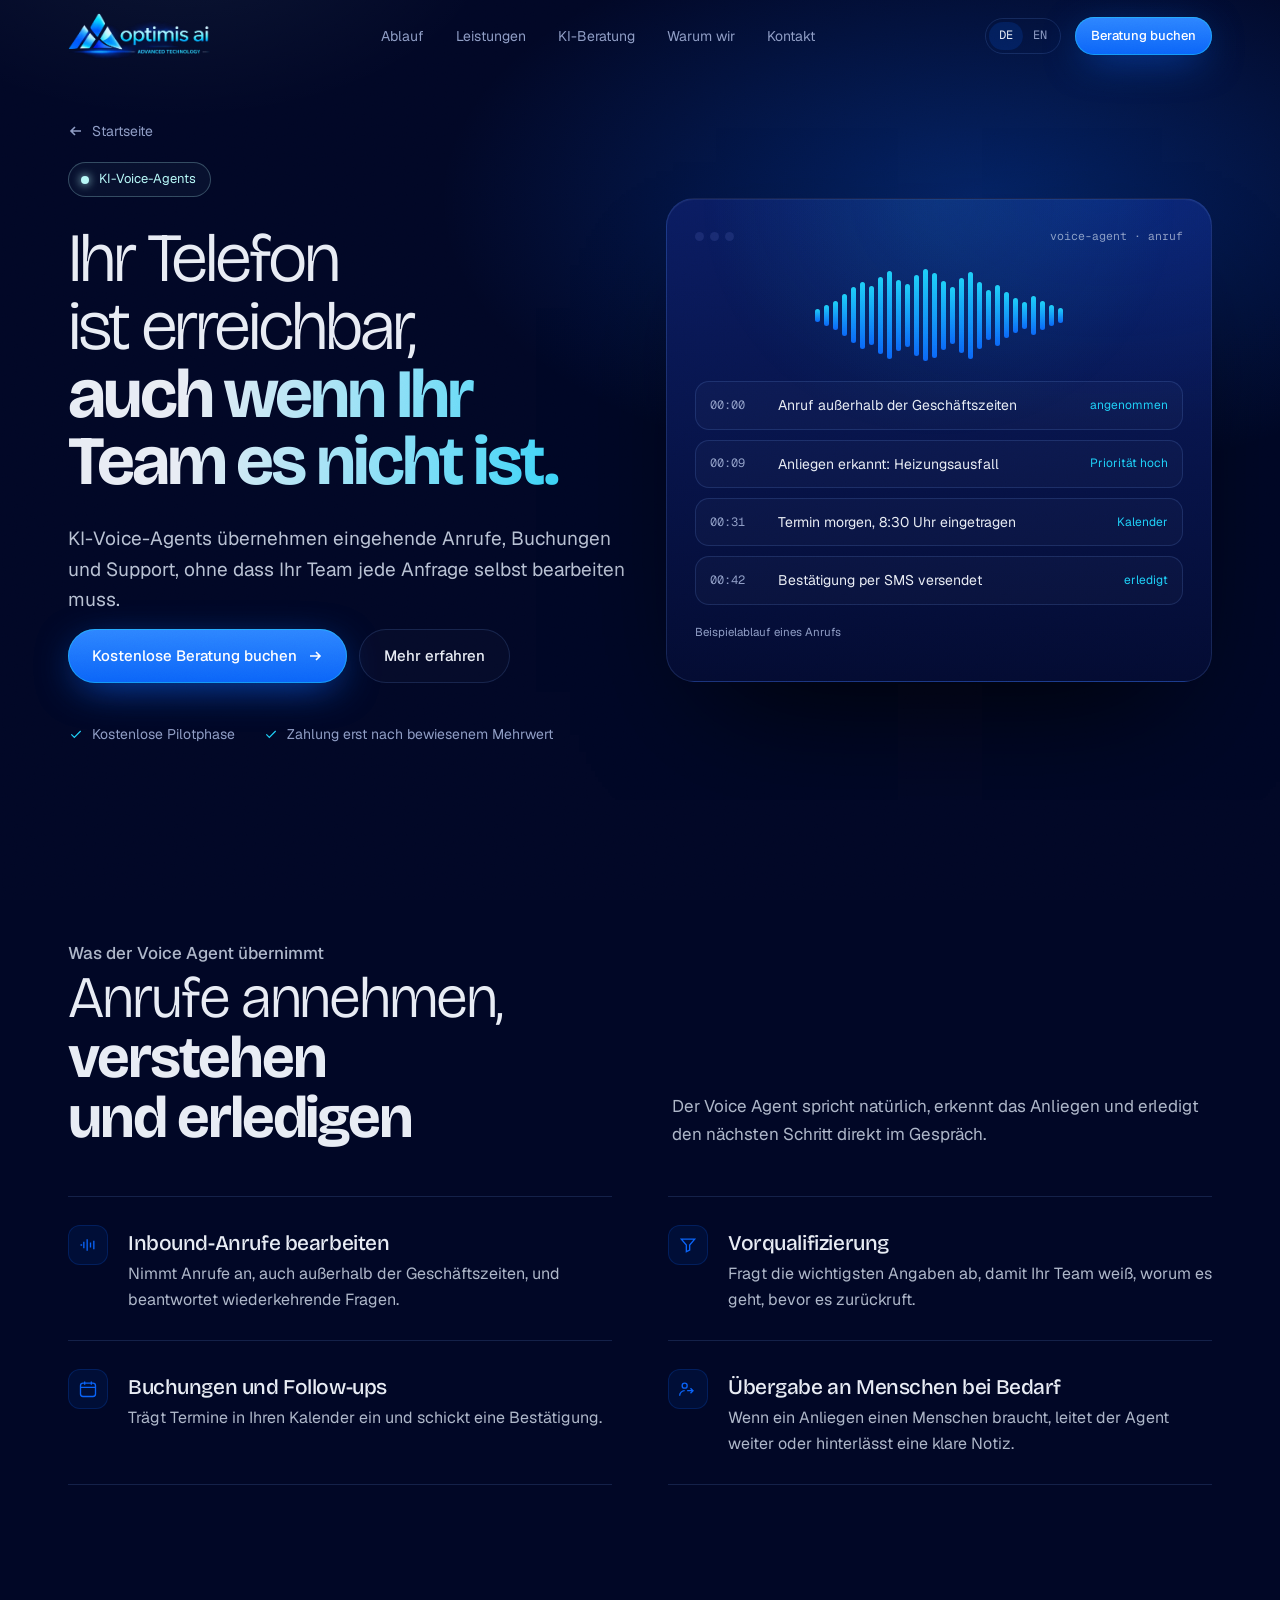
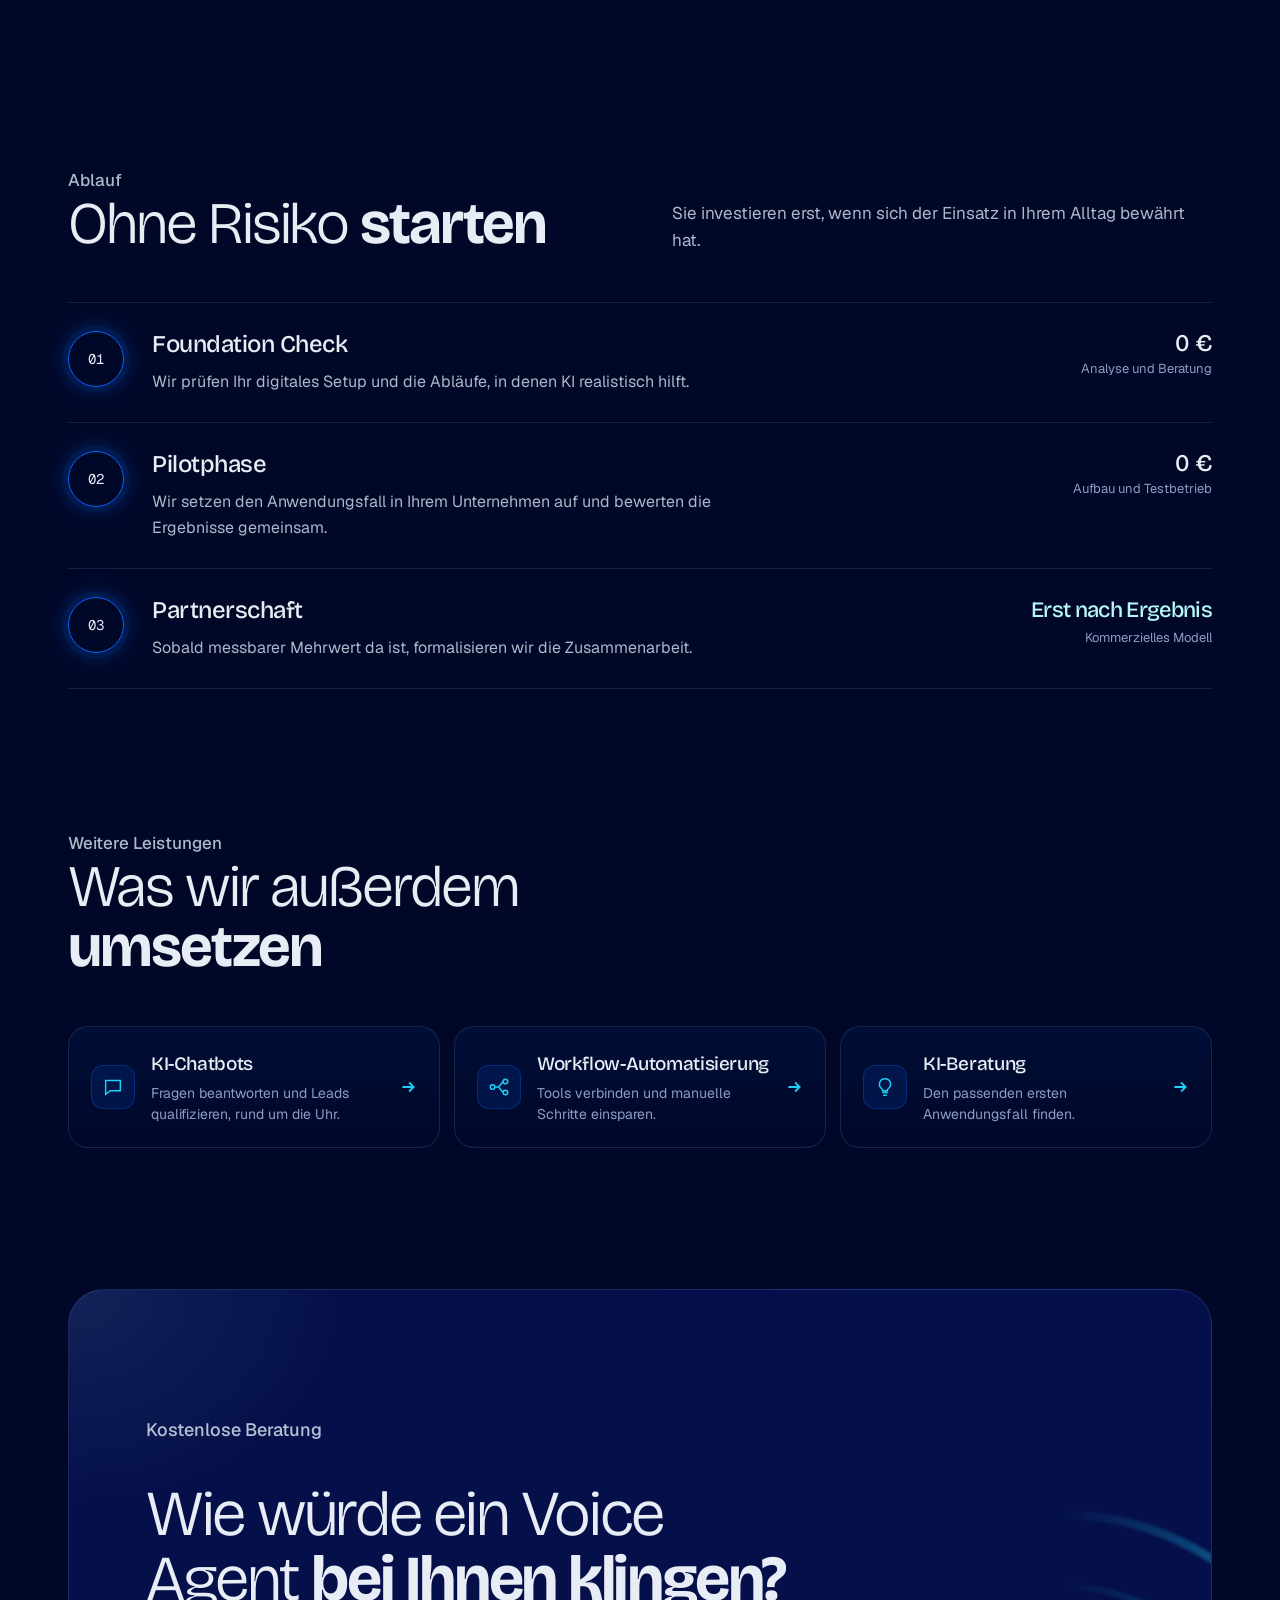
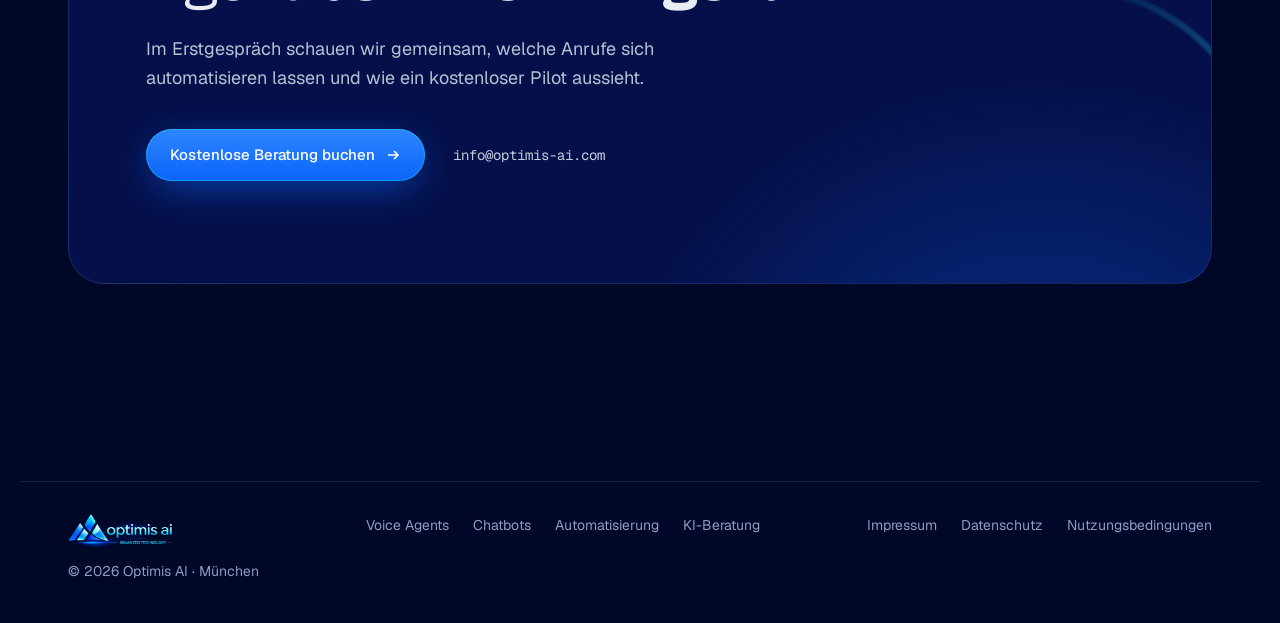
<file: voice-agents.html>
<!doctype html>
<html lang="de">
<head>
<meta charset="utf-8">
<meta name="viewport" content="width=device-width, initial-scale=1, viewport-fit=cover">
<meta name="theme-color" content="#010726">
<meta name="description" content="KI-Voice-Agents von Optimis AI nehmen eingehende Anrufe an, buchen Termine und übergeben bei Bedarf an Ihr Team. Kostenlose Pilotphase, Zahlung erst nach bewiesenem Mehrwert.">
<link rel="canonical" href="https://www.optimis-ai.com/voice-agents">
<meta property="og:type" content="website">
<meta property="og:site_name" content="Optimis AI">
<meta property="og:locale" content="de_DE">
<meta property="og:locale:alternate" content="en_US">
<meta property="og:url" content="https://www.optimis-ai.com/voice-agents">
<meta property="og:title" content="KI-Voice-Agents für Unternehmen | Optimis AI">
<meta property="og:description" content="KI-Voice-Agents von Optimis AI nehmen eingehende Anrufe an, buchen Termine und übergeben bei Bedarf an Ihr Team. Kostenlose Pilotphase, Zahlung erst nach bewiesenem Mehrwert.">
<meta property="og:image" content="https://www.optimis-ai.com/assets/og-image.jpg">
<meta property="og:image:width" content="1200">
<meta property="og:image:height" content="630">
<meta name="twitter:card" content="summary_large_image">
<meta name="twitter:title" content="KI-Voice-Agents für Unternehmen | Optimis AI">
<meta name="twitter:description" content="KI-Voice-Agents von Optimis AI nehmen eingehende Anrufe an, buchen Termine und übergeben bei Bedarf an Ihr Team. Kostenlose Pilotphase, Zahlung erst nach bewiesenem Mehrwert.">
<meta name="twitter:image" content="https://www.optimis-ai.com/assets/og-image.jpg">
<link rel="icon" href="/favicon.ico" sizes="any">
<link rel="icon" type="image/png" href="/favicon-48x48.png" sizes="48x48">
<link rel="apple-touch-icon" href="/apple-touch-icon.png">
<title>KI-Voice-Agents für Unternehmen | Optimis AI</title>
<link rel="preload" href="assets/fonts/geist-latin-wght-normal.woff2" as="font" type="font/woff2" crossorigin>
<link rel="preload" href="assets/fonts/bricolage-grotesque-latin-opsz-normal.woff2" as="font" type="font/woff2" crossorigin>
<link rel="stylesheet" href="assets/fonts.css">
<style>
/* Layout: dark single-world page. Hero = headline left, live 3D voice orb right with call transcript.
   Then: sequence (Ablauf) with scroll-filled spine, interactive service demo stage, promise list, closing CTA. */
:root{
  color-scheme: dark;
  --ink:#010726;          /* logo navy, deepest */
  --deep:#06124A;         /* logo navy, raised */
  --line:rgba(120,170,255,.16);
  --text:#E8ECF4;
  --muted:#8E9CC4;
  --signal:#0A64F8;       /* logo electric blue */
  --glow:#1ED0F8;         /* logo cyan */
  --gold:#B6F8F8;         /* logo ice highlight */
  --f-display:"Bricolage Grotesque", "Helvetica Neue", Arial, sans-serif;
  --f-body:"Geist", "Helvetica Neue", Arial, sans-serif;
  --f-mono:"Geist Mono", ui-monospace, "SF Mono", Menlo, monospace;
  --gutter:clamp(16px, 4vw, 48px);
  --max:1240px;
}
*{box-sizing:border-box}
html{scroll-behavior:smooth}
body{
  background:var(--ink); color:var(--text);
  font-family:var(--f-body); font-size:16px; line-height:1.6;
  -webkit-font-smoothing:antialiased; overflow-x:hidden;
}
a{color:inherit}
::selection{background:var(--signal); color:var(--ink)}
:focus-visible{outline:2px solid var(--glow); outline-offset:3px; border-radius:6px}
.wrap{max-width:var(--max); margin-inline:auto; padding-inline:var(--gutter)}

/* film grain for depth */
.grain{position:fixed; inset:0; pointer-events:none; z-index:60; opacity:.07; mix-blend-mode:overlay;
  background-image:url("data:image/svg+xml;utf8,<svg xmlns='http://www.w3.org/2000/svg' width='160' height='160'><filter id='n'><feTurbulence type='fractalNoise' baseFrequency='.9' numOctaves='2' stitchTiles='stitch'/></filter><rect width='100%' height='100%' filter='url(%23n)'/></svg>");}

/* ---------- NAV ---------- */
.nav{position:fixed; top:0; left:0; right:0; z-index:50; padding-top:env(safe-area-inset-top,0px);
  transition:background .4s, border-color .4s; border-bottom:1px solid transparent}
.nav.scrolled{background:rgba(1,7,38,.72); backdrop-filter:blur(18px) saturate(1.4); -webkit-backdrop-filter:blur(18px) saturate(1.4); border-color:var(--line)}
.nav-in{display:flex; align-items:center; justify-content:space-between; gap:24px; height:72px}
.logo{display:flex; align-items:center; text-decoration:none}
.logo img{height:46px; width:auto; aspect-ratio:340/109; object-fit:contain; display:block}
.foot-logo{height:34px; width:auto; aspect-ratio:340/109; align-self:flex-start; object-fit:contain; display:block}
.nav-links{display:flex; gap:32px; font-size:14px; color:var(--muted)}
.nav-links a{text-decoration:none; transition:color .2s}
.nav-links a:hover{color:var(--text)}
.nav-right{display:flex; align-items:center; gap:14px}
.lang{display:flex; border:1px solid var(--line); border-radius:999px; padding:3px; font-size:12px; font-family:var(--f-mono)}
.lang button{all:unset; cursor:pointer; padding:4px 10px; border-radius:999px; color:var(--muted)}
.lang button[aria-pressed="true"]{background:rgba(10,100,248,.16); color:var(--text)}

.btn{display:inline-flex; align-items:center; gap:10px; text-decoration:none; font-weight:500; font-size:15px;
  border-radius:999px; padding:14px 24px; transition:transform .25s, box-shadow .3s, background .3s; cursor:pointer; border:0; font-family:inherit}
.btn-primary{background:linear-gradient(180deg,#2E86FF, var(--signal)); color:#FFFFFF;
  box-shadow:0 0 0 1px rgba(30,208,248,.5) inset, 0 10px 40px -10px rgba(10,100,248,.8)}
.btn-primary:hover{transform:translateY(-2px); box-shadow:0 0 0 1px rgba(30,208,248,.7) inset, 0 16px 50px -10px rgba(10,100,248,1)}
.btn-ghost{color:var(--text); border:1px solid var(--line); background:rgba(255,255,255,.02)}
.btn-ghost:hover{border-color:rgba(30,208,248,.4); background:rgba(10,100,248,.06)}
.btn-sm{padding:9px 16px; font-size:13px}
.btn svg{width:16px; height:16px}

/* ---------- HERO ---------- */
.hero{position:relative; padding-top:calc(120px + env(safe-area-inset-top,0px)); padding-bottom:72px; overflow:hidden}
.hero::before{content:""; position:absolute; inset:-20% -10% auto; height:900px; pointer-events:none;
  background:radial-gradient(ellipse 50% 45% at 72% 40%, rgba(10,100,248,.30), transparent 70%),
             radial-gradient(ellipse 30% 30% at 20% 10%, rgba(182,248,248,.06), transparent 70%)}
.hero-grid{position:relative; display:grid; grid-template-columns:minmax(0,1.05fr) minmax(0,1fr); gap:24px; align-items:center}
.pill{display:inline-flex; align-items:center; gap:10px; font-size:13px; color:var(--gold);
  border:1px solid rgba(182,248,248,.25); border-radius:999px; padding:6px 14px 6px 8px; background:rgba(182,248,248,.04)}
.pill i{width:8px; height:8px; border-radius:50%; background:var(--gold); box-shadow:0 0 10px var(--gold); display:block; margin-left:4px; animation:breathe 2.4s ease-in-out infinite}
@keyframes breathe{50%{opacity:.35}}
h1{font-family:var(--f-display); font-weight:300; font-size:clamp(44px, 6.4vw, 88px); line-height:.98; letter-spacing:-.045em; margin:28px 0 28px; text-wrap:balance}
h1 strong{font-weight:700; display:block;
  background:linear-gradient(100deg, var(--text) 10%, var(--glow) 45%, var(--signal) 70%, var(--text) 95%);
  background-size:220% 100%; -webkit-background-clip:text; background-clip:text; color:transparent;
  animation:sheen 9s ease-in-out infinite}
@keyframes sheen{0%,100%{background-position:100% 0}50%{background-position:0 0}}
.lede{font-size:clamp(17px,1.5vw,19px); color:#B8C1D3; max-width:34em; margin:0 0 14px}
.lede-2{font-size:15px; color:var(--muted); max-width:36em; margin:0 0 36px}
.hero-ctas{display:flex; flex-wrap:wrap; gap:12px}
.assure{display:flex; flex-wrap:wrap; gap:10px 28px; margin-top:40px; font-size:14px; color:var(--muted); list-style:none; padding:0}
.assure li{display:flex; align-items:center; gap:8px}
.assure svg{width:16px; height:16px; color:var(--glow); flex:none}

.reveal{animation:rise 1s cubic-bezier(.2,.7,.1,1) both}
.d1{animation-delay:.05s}.d2{animation-delay:.15s}.d3{animation-delay:.28s}.d4{animation-delay:.4s}.d5{animation-delay:.52s}
@keyframes rise{from{opacity:0; transform:translateY(22px); filter:blur(6px)}to{opacity:1; transform:none; filter:none}}

/* orb stage */
.stage{position:relative; aspect-ratio:1/1; max-width:100%; width:100%; min-height:0}
#orb{position:absolute; inset:-12%; width:124%; height:124%; display:block}
.orb-fallback{position:absolute; inset:18%; border-radius:50%;
  background:radial-gradient(circle at 35% 30%, #B6F8F8, var(--signal) 35%, #06124A 70%, transparent 72%);
  filter:blur(1px); box-shadow:0 0 120px rgba(10,100,248,.5)}
.call{position:absolute; left:50%; bottom:2%; transform:translateX(-50%); width:min(420px, 100%);
  background:rgba(10,16,32,.66); border:1px solid var(--line); border-radius:18px; padding:14px 16px;
  backdrop-filter:blur(14px); -webkit-backdrop-filter:blur(14px); box-shadow:0 30px 60px -30px rgba(0,0,0,.8)}
.call-head{display:flex; align-items:center; justify-content:space-between; font-family:var(--f-mono); font-size:11px; color:var(--muted); margin-bottom:8px}
.live{display:flex; align-items:center; gap:7px; color:#7DF0B4}
.live i{width:7px; height:7px; border-radius:50%; background:#7DF0B4; box-shadow:0 0 8px #7DF0B4; animation:breathe 1.2s infinite}
.call-line{min-height:3.2em; font-size:15px; line-height:1.45}
.who{font-family:var(--f-mono); font-size:11px; letter-spacing:.04em; margin-right:6px}
.who.agent{color:var(--glow)} .who.caller{color:var(--gold)}
.caret{display:inline-block; width:2px; height:1em; background:var(--glow); vertical-align:-2px; margin-left:2px; animation:breathe .8s steps(1) infinite}

/* ---------- SECTIONS ---------- */
section{position:relative}
.sec{padding-block:clamp(80px, 11vw, 150px)}
.sec-head{display:grid; grid-template-columns:minmax(0,1fr) minmax(0,1fr); gap:32px 64px; align-items:end; margin-bottom:64px}
.kicker{font-size:14px; color:var(--glow); margin:0 0 14px; font-weight:500}
h2{font-family:var(--f-display); font-weight:300; font-size:clamp(34px, 4.6vw, 60px); line-height:1.02; letter-spacing:-.035em; margin:0; text-wrap:balance}
h2 strong{font-weight:700}
.sec-head p{color:#AEB7C9; margin:0; max-width:32em; font-size:17px}
h3{font-family:var(--f-display); font-weight:500; letter-spacing:-.02em; font-size:24px; line-height:1.15; margin:0 0 10px}

/* Ablauf: real sequence */
.steps{position:relative; display:grid; gap:0}
.spine{position:absolute; left:27px; top:28px; bottom:28px; width:2px; background:var(--line); border-radius:2px}
.spine i{position:absolute; inset:0 0 auto; height:var(--p,0%); background:linear-gradient(var(--glow), var(--signal)); border-radius:2px; box-shadow:0 0 14px var(--signal)}
.step{position:relative; display:grid; grid-template-columns:56px minmax(0,1fr) auto; gap:28px; align-items:start; padding:28px 0; border-top:1px solid var(--line)}
.step:last-child{border-bottom:1px solid var(--line)}
.node{width:56px; height:56px; border-radius:50%; display:grid; place-items:center; font-family:var(--f-mono); font-size:14px;
  background:var(--ink); border:1px solid var(--line); color:var(--muted); position:relative; z-index:1; transition:all .5s}
.step.on .node{border-color:var(--signal); color:var(--text); box-shadow:0 0 0 6px rgba(10,100,248,.08), 0 0 30px rgba(10,100,248,.4)}
.step p{color:#AEB7C9; margin:0; max-width:40em}
.cost{text-align:right; min-width:150px}
.cost b{display:block; font-family:var(--f-display); font-weight:500; font-size:34px; letter-spacing:-.03em; line-height:1; font-variant-numeric:tabular-nums}
.cost span{font-size:13px; color:var(--muted)}
.step:last-child .cost b{color:var(--gold); font-size:22px; line-height:1.2}

/* Services: interactive stage */
.svc{display:grid; grid-template-columns:minmax(0,.9fr) minmax(0,1.1fr); gap:48px; align-items:stretch}
.svc-list{display:flex; flex-direction:column; gap:10px}
.svc-tab{all:unset; box-sizing:border-box; cursor:pointer; display:block; padding:24px 26px; border-radius:20px; border:1px solid transparent; transition:background .35s, border-color .35s}
.svc-tab:hover{background:rgba(255,255,255,.02)}
.svc-tab:focus-visible{outline:2px solid var(--glow)}
.svc-tab[aria-selected="true"]{background:linear-gradient(180deg, rgba(10,100,248,.09), rgba(10,100,248,.02)); border-color:rgba(10,100,248,.28)}
.svc-tab h3{display:flex; align-items:center; gap:12px; margin:0}
.svc-tab h3 svg{width:22px; height:22px; color:var(--signal); flex:none}
.svc-body{display:grid; grid-template-rows:0fr; transition:grid-template-rows .45s cubic-bezier(.2,.7,.1,1)}
.svc-tab[aria-selected="true"] .svc-body{grid-template-rows:1fr}
.svc-body > div{overflow:hidden}
.svc-body p{color:#AEB7C9; margin:12px 0 14px}
.tags{display:flex; flex-wrap:wrap; gap:8px; padding-bottom:4px}
.tags span{font-size:12.5px; padding:5px 11px; border-radius:999px; border:1px solid var(--line); color:#C6CEDD}

.demo-wrap{perspective:1400px; min-width:0}
.demo{position:relative; height:100%; min-height:460px; border-radius:28px; padding:28px;
  background:radial-gradient(120% 80% at 80% 0%, rgba(10,100,248,.16), transparent 60%), linear-gradient(180deg, #0A1C62, #030B32);
  border:1px solid var(--line); box-shadow:0 60px 120px -50px rgba(0,0,0,.9), inset 0 1px 0 rgba(255,255,255,.06);
  transform-style:preserve-3d; transition:transform .25s ease-out; overflow:hidden}
.demo::after{content:""; position:absolute; inset:0; border-radius:inherit; pointer-events:none;
  background:radial-gradient(400px circle at var(--mx,50%) var(--my,0%), rgba(30,208,248,.10), transparent 60%)}
.demo-bar{display:flex; justify-content:space-between; align-items:center; font-family:var(--f-mono); font-size:11.5px; color:var(--muted); margin-bottom:22px; transform:translateZ(30px)}
.dots{display:flex; gap:6px}.dots i{width:9px; height:9px; border-radius:50%; background:#1a2b72; display:block}
.panel{display:none; transform:translateZ(50px)}
.panel.active{display:block; animation:panelIn .5s cubic-bezier(.2,.7,.1,1)}
@keyframes panelIn{from{opacity:0; transform:translateZ(50px) translateY(12px)}to{opacity:1; transform:translateZ(50px)}}
.example{font-size:11.5px; color:var(--muted); margin-top:18px}
.example a{color:var(--glow)}

/* chat */
.chat{display:flex; flex-direction:column; gap:12px}
.bub{max-width:82%; padding:12px 16px; border-radius:18px; font-size:14.5px; line-height:1.45}
.bub.user{align-self:flex-end; background:#12236E; border-bottom-right-radius:6px}
.bub.bot{align-self:flex-start; background:rgba(10,100,248,.12); border:1px solid rgba(10,100,248,.25); border-bottom-left-radius:6px}
.chip-ok{align-self:flex-start; display:inline-flex; gap:8px; align-items:center; font-size:12.5px; color:#7DF0B4; border:1px solid rgba(125,240,180,.3); background:rgba(125,240,180,.06); padding:6px 12px; border-radius:999px}
.chip-ok svg{width:14px; height:14px}
.typing{align-self:flex-start; display:flex; gap:4px; padding:14px 16px; background:rgba(10,100,248,.08); border-radius:18px}
.typing i{width:6px; height:6px; border-radius:50%; background:var(--glow); animation:bounce 1s infinite}
.typing i:nth-child(2){animation-delay:.15s}.typing i:nth-child(3){animation-delay:.3s}
@keyframes bounce{0%,60%,100%{transform:none; opacity:.4}30%{transform:translateY(-4px); opacity:1}}

/* voice */
.wave{display:flex; align-items:center; justify-content:center; gap:4px; height:120px; margin:6px 0 22px}
.wave i{width:5px; border-radius:3px; background:linear-gradient(var(--glow), var(--signal)); height:12%; transition:height .09s}
.flow{list-style:none; padding:0; margin:0; display:grid; gap:10px}
.flow li{display:grid; grid-template-columns:56px minmax(0,1fr) auto; align-items:center; gap:12px; padding:12px 14px; border-radius:14px; background:rgba(255,255,255,.025); border:1px solid var(--line); font-size:14px}
.flow time{font-family:var(--f-mono); font-size:12px; color:var(--muted); font-variant-numeric:tabular-nums}
.flow em{font-style:normal; font-size:12px; color:var(--glow)}

/* workflow graph */
.graph{width:100%; height:auto; display:block}
.graph .edge{fill:none; stroke:rgba(10,100,248,.35); stroke-width:1.5}
.graph .flowline{fill:none; stroke:var(--glow); stroke-width:2; stroke-dasharray:6 14; animation:dash 1.6s linear infinite}
@keyframes dash{to{stroke-dashoffset:-40}}
.graph .box{fill:#08175A; stroke:rgba(150,180,255,.22)}
.graph .core{fill:url(#coreGrad); stroke:rgba(30,208,248,.6)}
.graph text{fill:var(--text); font-family:var(--f-body); font-size:13px}
.graph .sub{fill:var(--muted); font-size:11px; font-family:var(--f-mono)}

/* Warum */
.why{display:grid; grid-template-columns:minmax(0,.85fr) minmax(0,1.15fr); gap:64px}
.why-quote{position:sticky; top:120px; align-self:start}
.why-quote p{color:#AEB7C9; font-size:17px; max-width:28em; margin:24px 0 0}
.promises{list-style:none; margin:0; padding:0}
.promises li{display:grid; grid-template-columns:40px minmax(0,1fr); gap:20px; padding:28px 0; border-top:1px solid var(--line); transition:background .3s}
.promises li:last-child{border-bottom:1px solid var(--line)}
.promises .ic{width:40px; height:40px; border-radius:12px; display:grid; place-items:center; background:rgba(10,100,248,.08); border:1px solid rgba(10,100,248,.2); color:var(--signal)}
.promises .ic svg{width:20px; height:20px}
.promises h3{font-size:21px; margin:6px 0 6px}
.promises p{margin:0; color:#AEB7C9}

/* CTA */
.cta{position:relative; overflow:hidden; border-radius:36px; padding:clamp(48px,8vw,110px) clamp(24px,6vw,90px);
  background:radial-gradient(60% 90% at 85% 120%, rgba(10,100,248,.35), transparent 60%),
             radial-gradient(40% 60% at 0% 0%, rgba(182,248,248,.08), transparent 60%), #05104A;
  border:1px solid var(--line)}
.cta-ring{position:absolute; right:-160px; bottom:-220px; width:620px; height:620px; border-radius:50%; pointer-events:none;
  background:conic-gradient(from 0deg, transparent, rgba(30,208,248,.5), transparent 30%, rgba(10,100,248,.35), transparent 70%);
  -webkit-mask:radial-gradient(circle, transparent 62%, #000 63%, #000 64%, transparent 65%);
          mask:radial-gradient(circle, transparent 62%, #000 63%, #000 64%, transparent 65%);
  animation:spin 14s linear infinite}
.cta-ring.r2{width:460px; height:460px; right:-80px; bottom:-140px; animation-duration:22s; animation-direction:reverse; opacity:.6}
@keyframes spin{to{transform:rotate(360deg)}}
.cta h2{max-width:14em; font-size:clamp(36px,5vw,68px)}
.cta p{color:#B8C1D3; font-size:18px; max-width:30em; margin:24px 0 36px}
.cta-row{display:flex; flex-wrap:wrap; gap:14px 28px; align-items:center; position:relative}
.mail{display:flex; align-items:center; gap:10px; font-family:var(--f-mono); font-size:14px; color:#C6CEDD}
.mail span{user-select:all}
.copy{all:unset; cursor:pointer; font-family:var(--f-body); font-size:12px; color:var(--muted); border:1px solid var(--line); padding:4px 10px; border-radius:999px}
.copy:hover{color:var(--text)}

footer{padding-block:56px 40px; color:var(--muted); font-size:14px}
.foot{display:flex; flex-wrap:wrap; justify-content:space-between; gap:24px; border-top:1px solid var(--line); padding-top:32px}
.foot nav{display:flex; flex-wrap:wrap; gap:10px 24px}
.foot a{text-decoration:none}
.svc-more{display:flex; flex-wrap:wrap; gap:10px; margin-top:28px}
.svc-more a{display:inline-flex; align-items:center; gap:8px; font-size:14px; text-decoration:none; color:var(--text); border:1px solid var(--line); border-radius:999px; padding:9px 16px; transition:border-color .2s, background .2s}
.svc-more a:hover{border-color:rgba(30,208,248,.45); background:rgba(10,100,248,.08)}
.svc-more svg{width:14px; height:14px; color:var(--glow)}.foot a:hover{color:var(--text)}

/* ---------- RESPONSIVE ---------- */
@media (max-width: 980px){
  .nav-links{display:none}
  .hero-grid{grid-template-columns:minmax(0,1fr)}
  .stage{max-width:520px; margin:8px auto 0}
  .sec-head,.svc,.why{grid-template-columns:minmax(0,1fr)}
  .why-quote{position:static}
  .demo{min-height:420px}
}
@media (max-width: 620px){
  .nav-right .btn{display:none}
  .step{grid-template-columns:56px minmax(0,1fr); gap:18px}
  .cost{grid-column:2; text-align:left}
  .demo{padding:20px; border-radius:22px}
  .bub{max-width:92%}
  .flow li{grid-template-columns:48px minmax(0,1fr)}
  .flow em{grid-column:2}
}
@media (prefers-reduced-motion: reduce){
  *,*::before,*::after{animation:none!important; transition:none!important}
  html{scroll-behavior:auto}
}
</style>
<style>
.sp-hero{padding-bottom:40px}
.sp-hero .back{display:flex; width:fit-content; align-items:center; gap:8px; color:var(--muted); text-decoration:none; font-size:14px; margin-bottom:20px}
.sp-hero .back:hover{color:var(--text)}
.sp-hero .back svg{width:16px; height:16px}
.sp-hero h1{font-size:clamp(40px,5.4vw,74px)}
.sp-visual{min-width:0}
.sp-demo{min-height:0; height:auto}
.sp-demo .flow, .sp-demo .chat, .sp-demo .graph{transform:none}
.sp-wave{height:96px; margin:4px 0 18px}
.sp-sec .sec-head{margin-bottom:48px}
.sp-list{display:grid; grid-template-columns:repeat(2,minmax(0,1fr)); column-gap:56px}
.sp-list li:nth-last-child(2){border-bottom:1px solid var(--line)}
.sp-steps .step:first-child{border-top:1px solid var(--line)}
.sp-steps .cost b{font-size:24px}
.sp-steps .cost span:empty{display:none}
.rel-grid{display:grid; grid-template-columns:repeat(3,minmax(0,1fr)); gap:14px}
.rel{display:grid; grid-template-columns:44px minmax(0,1fr) 18px; gap:16px; align-items:center; padding:22px; border-radius:20px; text-decoration:none;
  border:1px solid var(--line); background:linear-gradient(180deg, rgba(10,100,248,.08), rgba(10,100,248,.02)); transition:border-color .25s, transform .25s}
.rel:hover{border-color:rgba(30,208,248,.45); transform:translateY(-2px)}
.rel .ic{width:44px; height:44px; border-radius:12px; display:grid; place-items:center; background:rgba(10,100,248,.12); border:1px solid rgba(10,100,248,.3); color:var(--glow)}
.rel .ic svg{width:22px; height:22px}
.rel strong{display:block; font-family:var(--f-display); font-weight:500; font-size:19px; letter-spacing:-.02em; color:var(--text)}
.rel small{display:block; color:var(--muted); font-size:14px; line-height:1.5; margin-top:4px}
.rel > svg{width:18px; height:18px; color:var(--glow)}
.tryit{display:flex; flex-wrap:wrap; align-items:center; gap:20px 28px; padding:28px 32px; border-radius:24px; border:1px solid rgba(30,208,248,.3);
  background:radial-gradient(80% 140% at 0% 0%, rgba(30,208,248,.14), transparent 60%), var(--deep)}
.tryit > svg{width:40px; height:40px; color:var(--glow); flex:none}
.tryit > div{flex:1; min-width:220px}
.tryit h3{margin:0 0 4px}
.tryit p{margin:0; color:#AEB7C9}
.kb-card h3{font-size:22px; margin:6px 0 16px}
.kb-list{list-style:none; padding:0; margin:0 0 22px; display:grid; gap:14px}
.kb-list li{display:grid; grid-template-columns:22px minmax(0,1fr); gap:12px; color:#C6CEDD; line-height:1.55}
.kb-list svg{width:20px; height:20px; color:var(--glow); margin-top:2px}
.kb-tags{display:flex; flex-wrap:wrap; gap:8px}
.kb-tags span{font-size:12.5px; padding:6px 12px; border-radius:999px; border:1px solid var(--line); color:#C6CEDD}
.lead-wrap{display:grid; grid-template-columns:minmax(0,.9fr) minmax(0,1.1fr); gap:56px; align-items:start; padding:clamp(28px,5vw,56px); border-radius:32px;
  border:1px solid var(--line); background:radial-gradient(60% 90% at 100% 0%, rgba(10,100,248,.22), transparent 60%), #05104A}
.lead-intro p{color:#AEB7C9}
.lead-intro h2{margin:0 0 18px}
.lead-alt-h{margin:28px 0 12px; font-weight:500; color:var(--text)!important}
.lead-form{display:grid; gap:16px}
.fld-row{display:grid; grid-template-columns:repeat(2,minmax(0,1fr)); gap:16px}
.fld{display:grid; gap:6px; min-width:0}
.fld label{font-size:13.5px; color:#C6CEDD}
.fld input,.fld select,.fld textarea{font:inherit; font-size:15px; color:var(--text); background:rgba(1,7,38,.65); border:1px solid rgba(120,170,255,.22);
  border-radius:12px; padding:12px 14px; outline:none; width:100%; min-width:0}
.fld textarea{resize:vertical}
.fld select{appearance:none; background-image:linear-gradient(45deg,transparent 50%,#8E9CC4 50%),linear-gradient(135deg,#8E9CC4 50%,transparent 50%);
  background-position:calc(100% - 20px) 50%,calc(100% - 14px) 50%; background-size:6px 6px; background-repeat:no-repeat}
.fld input:focus,.fld select:focus,.fld textarea:focus{border-color:var(--glow)}
.fld input[aria-invalid="true"],.fld select[aria-invalid="true"]{border-color:#FF8A8A}
.form-note{font-size:12.5px; color:var(--muted); margin:0}
.form-note a{color:var(--glow)}
.form-msg{margin:0; font-size:14px; min-height:0}
.form-msg.ok{color:#7DF0B4} .form-msg.err{color:#FF9C9C}
.lead-form .btn{justify-self:start}
.lead-form .btn[disabled]{opacity:.6; cursor:wait}
.nav-links a[aria-current="page"]{color:var(--text)}
.foot nav.foot-svc a{white-space:nowrap}
@media (max-width:980px){
  .sp-list{grid-template-columns:minmax(0,1fr)}
  .sp-list li:nth-last-child(2){border-bottom:0}
  .rel-grid{grid-template-columns:minmax(0,1fr)}
  .lead-wrap{grid-template-columns:minmax(0,1fr)}
  .sp-visual{max-width:560px}
}
@media (max-width:620px){ .fld-row{grid-template-columns:minmax(0,1fr)} }
</style>
<style>body{margin:0} img{max-width:100%} [hidden]{display:none!important}</style>
</head>
<body>
<div class="grain" aria-hidden="true"></div>
<header class="nav" id="nav">
  <div class="wrap nav-in">
    <a class="logo" href="index.html" aria-label="Optimis AI Startseite" data-aria-en="Optimis AI home"><img id="logoImg" src="assets/logo.webp" alt="Optimis AI – Advanced Technology" width="143" height="46"></a>
    <nav class="nav-links" aria-label="Hauptnavigation"><a href="index.html#ablauf" data-en="Process">Ablauf</a><a href="index.html#leistungen" data-en="Services">Leistungen</a><a href="ki-beratung.html" data-en="AI consulting">KI-Beratung</a><a href="index.html#warum" data-en="Why us">Warum wir</a><a href="index.html#kontakt" data-en="Contact">Kontakt</a></nav>
    <div class="nav-right">
      <div class="lang" role="group" aria-label="Sprache"><button aria-pressed="true">DE</button><button aria-pressed="false">EN</button></div>
      <a class="btn btn-primary btn-sm" href="mailto:info@optimis-ai.com?subject=Kostenlose%20Beratung" data-booking><span data-en="Book a call">Beratung buchen</span></a>
    </div>
  </div>
</header>
<main>
<section class="hero sp-hero"><div class="wrap hero-grid"><div><a class="back" href="index.html"><svg viewBox="0 0 16 16" fill="none" stroke="currentColor" stroke-width="1.6" aria-hidden="true"><path d="M13 8H3M7 4L3 8l4 4"/></svg><span data-en="Home page">Startseite</span></a><span class="pill" data-en-html="&lt;i&gt;&lt;/i&gt;AI voice agents"><i></i>KI-Voice-Agents</span><h1 data-en-html="Your phone gets answered, &lt;strong&gt;even when your team is busy.&lt;/strong&gt;">Ihr Telefon ist erreichbar, <strong>auch wenn Ihr Team es nicht ist.</strong></h1><p class="lede" data-en="AI voice agents handle incoming calls, bookings and support, so your team does not have to deal with every request.">KI-Voice-Agents übernehmen eingehende Anrufe, Buchungen und Support, ohne dass Ihr Team jede Anfrage selbst bearbeiten muss.</p><div class="hero-ctas"><a class="btn btn-primary" href="mailto:info@optimis-ai.com?subject=Kostenlose%20Beratung" data-booking><span data-en="Book a free consultation">Kostenlose Beratung buchen</span><svg viewBox="0 0 16 16" fill="none" stroke="currentColor" stroke-width="1.6" aria-hidden="true"><path d="M3 8h10M9 4l4 4-4 4"/></svg></a><a class="btn btn-ghost" href="#leistung"><span data-en="Learn more">Mehr erfahren</span></a></div><ul class="assure"><li><svg viewBox="0 0 24 24" fill="none" stroke="currentColor" stroke-width="1.8" aria-hidden="true"><path d="M5 12.5l4.5 4.5L19 7.5"/></svg><span data-en="Free pilot phase">Kostenlose Pilotphase</span></li><li><svg viewBox="0 0 24 24" fill="none" stroke="currentColor" stroke-width="1.8" aria-hidden="true"><path d="M5 12.5l4.5 4.5L19 7.5"/></svg><span data-en="Pay only after proven value">Zahlung erst nach bewiesenem Mehrwert</span></li></ul></div><div class="sp-visual"><div class="demo sp-demo"><div class="demo-bar"><div class="dots"><i></i><i></i><i></i></div><span data-en="voice agent · call">voice-agent · anruf</span></div><div class="wave sp-wave" aria-hidden="true"><i style="height:14%"></i><i style="height:22%"></i><i style="height:30%"></i><i style="height:44%"></i><i style="height:58%"></i><i style="height:70%"></i><i style="height:62%"></i><i style="height:80%"></i><i style="height:92%"></i><i style="height:74%"></i><i style="height:66%"></i><i style="height:84%"></i><i style="height:96%"></i><i style="height:88%"></i><i style="height:72%"></i><i style="height:60%"></i><i style="height:78%"></i><i style="height:90%"></i><i style="height:70%"></i><i style="height:52%"></i><i style="height:64%"></i><i style="height:48%"></i><i style="height:36%"></i><i style="height:28%"></i><i style="height:40%"></i><i style="height:30%"></i><i style="height:22%"></i><i style="height:16%"></i></div><ol class="flow"><li><time>00:00</time><span data-en="Call outside business hours">Anruf außerhalb der Geschäftszeiten</span><em data-en="answered">angenommen</em></li><li><time>00:09</time><span data-en="Issue detected: heating failure">Anliegen erkannt: Heizungsausfall</span><em data-en="high priority">Priorität hoch</em></li><li><time>00:31</time><span data-en="Appointment booked for tomorrow, 8:30 am">Termin morgen, 8:30 Uhr eingetragen</span><em data-en="Calendar">Kalender</em></li><li><time>00:42</time><span data-en="Confirmation sent by text">Bestätigung per SMS versendet</span><em data-en="done">erledigt</em></li></ol><p class="example" data-en="Sample call flow">Beispielablauf eines Anrufs</p></div></div></div></section><section class="sec sp-sec" id="leistung"><div class="wrap"><div class="sec-head"><div><p class="kicker" data-en="What the voice agent handles">Was der Voice Agent übernimmt</p><h2 data-en-html="Answer, understand &lt;strong&gt;and resolve calls&lt;/strong&gt;">Anrufe annehmen, <strong>verstehen und erledigen</strong></h2></div><p data-en="The voice agent speaks naturally, recognises the request and takes the next step during the call.">Der Voice Agent spricht natürlich, erkennt das Anliegen und erledigt den nächsten Schritt direkt im Gespräch.</p></div><ul class="promises sp-list"><li><span class="ic"><svg viewBox="0 0 24 24" fill="none" stroke="currentColor" stroke-width="1.6" aria-hidden="true"><path d="M3 12h2M7 8v8M11 5v14M15 9v6M19 7v10"/></svg></span><div><h3 data-en="Handle inbound calls">Inbound-Anrufe bearbeiten</h3><p data-en="Answers calls, including outside business hours, and handles recurring questions.">Nimmt Anrufe an, auch außerhalb der Geschäftszeiten, und beantwortet wiederkehrende Fragen.</p></div></li><li><span class="ic"><svg viewBox="0 0 24 24" fill="none" stroke="currentColor" stroke-width="1.6" aria-hidden="true"><path d="M4 5h16l-6 7v6l-4 2v-8z"/></svg></span><div><h3 data-en="Pre-qualification">Vorqualifizierung</h3><p data-en="Collects the key details so your team knows what it is about before calling back.">Fragt die wichtigsten Angaben ab, damit Ihr Team weiß, worum es geht, bevor es zurückruft.</p></div></li><li><span class="ic"><svg viewBox="0 0 24 24" fill="none" stroke="currentColor" stroke-width="1.6" aria-hidden="true"><rect x="3" y="5" width="18" height="16" rx="3"/><path d="M3 10h18M8 3v4M16 3v4"/></svg></span><div><h3 data-en="Bookings and follow-ups">Buchungen und Follow-ups</h3><p data-en="Books appointments in your calendar and sends a confirmation.">Trägt Termine in Ihren Kalender ein und schickt eine Bestätigung.</p></div></li><li><span class="ic"><svg viewBox="0 0 24 24" fill="none" stroke="currentColor" stroke-width="1.6" aria-hidden="true"><circle cx="8" cy="8" r="3"/><path d="M2 20c0-3.3 2.7-6 6-6M15 11l3 3-3 3M11 14h7"/></svg></span><div><h3 data-en="Handover to people when needed">Übergabe an Menschen bei Bedarf</h3><p data-en="When a request needs a person, the agent forwards the call or leaves a clear note.">Wenn ein Anliegen einen Menschen braucht, leitet der Agent weiter oder hinterlässt eine klare Notiz.</p></div></li></ul></div></section><section class="sec sp-sec"><div class="wrap"><div class="sec-head"><div><p class="kicker" data-en="Process">Ablauf</p><h2 data-en-html="Start &lt;strong&gt;without risk&lt;/strong&gt;">Ohne Risiko <strong>starten</strong></h2></div><p data-en="You only invest once it has proven itself in your day-to-day work.">Sie investieren erst, wenn sich der Einsatz in Ihrem Alltag bewährt hat.</p></div><div class="steps sp-steps"><article class="step on"><div class="node">01</div><div><h3 data-en="Foundation check">Foundation Check</h3><p data-en="We review your digital setup and the processes where AI can realistically help.">Wir prüfen Ihr digitales Setup und die Abläufe, in denen KI realistisch hilft.</p></div><div class="cost"><b data-en="€0">0 €</b><span data-en="Analysis and consulting">Analyse und Beratung</span></div></article><article class="step on"><div class="node">02</div><div><h3 data-en="Pilot phase">Pilotphase</h3><p data-en="We set up the use case in your business and evaluate the results together.">Wir setzen den Anwendungsfall in Ihrem Unternehmen auf und bewerten die Ergebnisse gemeinsam.</p></div><div class="cost"><b data-en="€0">0 €</b><span data-en="Setup and test run">Aufbau und Testbetrieb</span></div></article><article class="step on"><div class="node">03</div><div><h3 data-en="Partnership">Partnerschaft</h3><p data-en="Once there is measurable value, we formalise the partnership.">Sobald messbarer Mehrwert da ist, formalisieren wir die Zusammenarbeit.</p></div><div class="cost"><b data-en="Only after results">Erst nach Ergebnis</b><span data-en="Commercial model">Kommerzielles Modell</span></div></article></div></div></section><section class="sec sp-sec" style="padding-top:0"><div class="wrap"><div class="sec-head"><div><p class="kicker" data-en="More services">Weitere Leistungen</p><h2 data-en-html="What else &lt;strong&gt;we build&lt;/strong&gt;">Was wir außerdem <strong>umsetzen</strong></h2></div></div><div class="rel-grid"><a class="rel" href="chatbots.html"><span class="ic"><svg viewBox="0 0 24 24" fill="none" stroke="currentColor" stroke-width="1.6" aria-hidden="true"><path d="M4 5h16v11H9l-5 4z"/></svg></span><span><strong data-en="AI chatbots">KI-Chatbots</strong><small data-en="Answer questions and qualify leads around the clock.">Fragen beantworten und Leads qualifizieren, rund um die Uhr.</small></span><svg viewBox="0 0 16 16" fill="none" stroke="currentColor" stroke-width="1.6" aria-hidden="true"><path d="M3 8h10M9 4l4 4-4 4"/></svg></a><a class="rel" href="automatisierung.html"><span class="ic"><svg viewBox="0 0 24 24" fill="none" stroke="currentColor" stroke-width="1.6" aria-hidden="true"><circle cx="5" cy="12" r="2.5"/><circle cx="19" cy="6" r="2.5"/><circle cx="19" cy="18" r="2.5"/><path d="M7.5 12h4l5-6M11.5 12l5 6"/></svg></span><span><strong data-en="Workflow automation">Workflow-Automatisierung</strong><small data-en="Connect tools and cut manual steps.">Tools verbinden und manuelle Schritte einsparen.</small></span><svg viewBox="0 0 16 16" fill="none" stroke="currentColor" stroke-width="1.6" aria-hidden="true"><path d="M3 8h10M9 4l4 4-4 4"/></svg></a><a class="rel" href="ki-beratung.html"><span class="ic"><svg viewBox="0 0 24 24" fill="none" stroke="currentColor" stroke-width="1.6" aria-hidden="true"><path d="M9 18h6M10 21h4M12 3a6 6 0 0 0-3.5 10.9c.6.5 1 1.2 1 2.1h5c0-.9.4-1.6 1-2.1A6 6 0 0 0 12 3z"/></svg></span><span><strong data-en="AI consulting">KI-Beratung</strong><small data-en="Find the right first use case.">Den passenden ersten Anwendungsfall finden.</small></span><svg viewBox="0 0 16 16" fill="none" stroke="currentColor" stroke-width="1.6" aria-hidden="true"><path d="M3 8h10M9 4l4 4-4 4"/></svg></a></div></div></section><section class="sec" style="padding-top:0"><div class="wrap"><div class="cta"><div class="cta-ring" aria-hidden="true"></div><div class="cta-ring r2" aria-hidden="true"></div><p class="kicker" data-en="Free consultation">Kostenlose Beratung</p><h2 data-en-html="What would a voice agent &lt;strong&gt;sound like for you?&lt;/strong&gt;">Wie würde ein Voice Agent <strong>bei Ihnen klingen?</strong></h2><p data-en="In the first call we look at which calls can be automated and what a free pilot would look like.">Im Erstgespräch schauen wir gemeinsam, welche Anrufe sich automatisieren lassen und wie ein kostenloser Pilot aussieht.</p><div class="cta-row"><a class="btn btn-primary" href="mailto:info@optimis-ai.com?subject=Kostenlose%20Beratung" data-booking><span data-en="Book a free consultation">Kostenlose Beratung buchen</span><svg viewBox="0 0 16 16" fill="none" stroke="currentColor" stroke-width="1.6" aria-hidden="true"><path d="M3 8h10M9 4l4 4-4 4"/></svg></a><div class="mail"><span>info@optimis-ai.com</span></div></div></div></div></section>
</main>
<footer>
  <div class="wrap foot">
    <div style="display:flex;flex-direction:column;gap:12px"><img class="foot-logo" id="footLogo" alt="Optimis AI" width="106" height="34"><span data-en="© 2026 Optimis AI · Munich">© 2026 Optimis AI · München</span></div>
    <nav class="foot-svc" aria-label="Leistungen"><a href="voice-agents.html" data-en="Voice agents">Voice Agents</a><a href="chatbots.html" data-en="Chatbots">Chatbots</a><a href="automatisierung.html" data-en="Automation">Automatisierung</a><a href="ki-beratung.html" data-en="AI consulting">KI-Beratung</a></nav>
    <nav aria-label="Rechtliches"><a href="impressum.html" data-en="Legal notice">Impressum</a><a href="datenschutz.html" data-en="Privacy policy">Datenschutz</a><a href="nutzungsbedingungen.html" data-en="Terms of service">Nutzungsbedingungen</a></nav>
  </div>
</footer>
<script>
(function(){
  document.getElementById('footLogo').src = document.getElementById('logoImg').src;
  var nav = document.getElementById('nav');
  var onScroll = function(){ nav.classList.toggle('scrolled', scrollY > 20); };
  addEventListener('scroll', onScroll, {passive:true}); onScroll();
  var TITLE = {"de": "KI-Voice-Agents für Unternehmen | Optimis AI", "en": "AI voice agents for businesses | Optimis AI"};
  var txt = [].slice.call(document.querySelectorAll('[data-en]'));
  txt.forEach(function(e){ if (!e.hasAttribute('data-de')) e.setAttribute('data-de', e.textContent); });
  var htm = [].slice.call(document.querySelectorAll('[data-en-html]'));
  htm.forEach(function(e){ e._de = e.innerHTML; });
  var aria = [].slice.call(document.querySelectorAll('[data-aria-en]'));
  aria.forEach(function(e){ e._de = e.getAttribute('aria-label'); });
  function setLang(l){
    document.documentElement.lang = l;
    document.title = TITLE[l];
    txt.forEach(function(e){ e.textContent = e.getAttribute('data-' + l); });
    htm.forEach(function(e){ e.innerHTML = l === 'en' ? e.getAttribute('data-en-html') : e._de; });
    aria.forEach(function(e){ e.setAttribute('aria-label', l === 'en' ? e.getAttribute('data-aria-en') : e._de); });
    document.querySelectorAll('.lang button').forEach(function(b){ b.setAttribute('aria-pressed', String(b.textContent.trim().toLowerCase() === l)); });
    try { localStorage.setItem('optimis-lang', l); } catch (e) {}
  }
  document.querySelectorAll('.lang button').forEach(function(b){ b.addEventListener('click', function(){ setLang(b.textContent.trim().toLowerCase()); }); });
  var saved = null; try { saved = localStorage.getItem('optimis-lang'); } catch (e) {}
  if (location.hash === '#en') saved = 'en';
  if (saved === 'en') setLang('en');

  /* Chat-Widget aus Buttons öffnen */
  document.addEventListener('click', function(ev){
    var b = ev.target.closest('[data-open-chat]'); if (!b) return;
    var host = document.getElementById('optimis-chat'); var fab = host && (host.shadowRoot || host).querySelector('.fab');
    if (fab && fab.getAttribute('aria-expanded') !== 'true') fab.click();
  });

  /* Anfrageformular (KI-Beratung) */
  var form = document.getElementById('leadForm');
  if (form) {
    var msg = document.getElementById('formMsg'), btn = document.getElementById('formBtn');
    var M = {
      de:{missing:'Bitte füllen Sie die markierten Felder aus.', email:'Bitte prüfen Sie die E-Mail-Adresse.', sending:'Wird gesendet …', ok:'Danke! Ihre Anfrage ist angekommen. Wir melden uns in Kürze.', err:'Das Senden hat gerade nicht funktioniert. Bitte versuchen Sie es erneut oder schreiben Sie an info@optimis-ai.com.'},
      en:{missing:'Please fill in the highlighted fields.', email:'Please check the email address.', sending:'Sending …', ok:'Thank you! Your request has arrived. We will get back to you shortly.', err:'Sending did not work just now. Please try again or write to info@optimis-ai.com.'}
    };
    var L = function(){ return document.documentElement.lang === 'en' ? 'en' : 'de'; };
    form.addEventListener('submit', function(ev){
      ev.preventDefault();
      var bad = [];
      ['firstName','lastName','email','company','interest'].forEach(function(n){
        var f = form.elements[n]; var v = (f.value || '').trim(); var invalid = !v;
        f.setAttribute('aria-invalid', String(invalid)); if (invalid) bad.push(f);
      });
      var em = form.elements.email;
      if (!bad.length && !/^[^\s@]+@[^\s@]+\.[^\s@]+$/.test(em.value.trim())) { em.setAttribute('aria-invalid','true'); bad.push(em); msg.className='form-msg err'; msg.textContent=M[L()].email; em.focus(); return; }
      if (bad.length) { msg.className='form-msg err'; msg.textContent=M[L()].missing; bad[0].focus(); return; }
      var d = {}; ['firstName','lastName','email','company','interest','message'].forEach(function(n){ d[n] = form.elements[n].value.trim(); });
      d.name = (d.firstName + ' ' + d.lastName).trim(); d.source = 'ki_beratung_landing_page'; d.page = '/ki-beratung'; d.language = L();
      btn.disabled = true; msg.className = 'form-msg'; msg.textContent = M[L()].sending;
      fetch('https://formspree.io/f/mqedjvzr', { method:'POST', headers:{'Content-Type':'application/json','Accept':'application/json'}, body: JSON.stringify(d) })
        .then(function(r){ if (!r.ok) throw new Error(r.status); form.reset(); msg.className='form-msg ok'; msg.textContent=M[L()].ok; })
        .catch(function(){ msg.className='form-msg err'; msg.textContent=M[L()].err; })
        .then(function(){ btn.disabled = false; });
    });
  }
})();
</script>
<!-- Optimis AI Chatbot Widget (Optimis Chat Platform, Einstellungen im Dashboard) -->
<script src="https://optimis-chat-platform.vercel.app/widget.js" data-client="optimis" data-theme="optimis" defer></script>

<script src="assets/booking.js" defer></script>
</body>
</html>
</file>
<file: assets/fonts.css>
/* Schriften lokal gehostet (keine Verbindung zu Google). Quelle: Fontsource, SIL Open Font License 1.1 */
@font-face{font-family:'Bricolage Grotesque';font-style:normal;font-display:swap;font-weight:200 800;src:url(fonts/bricolage-grotesque-latin-ext-opsz-normal.woff2) format('woff2');unicode-range:U+0100-02BA,U+02BD-02C5,U+02C7-02CC,U+02CE-02D7,U+02DD-02FF,U+0304,U+0308,U+0329,U+1D00-1DBF,U+1E00-1E9F,U+1EF2-1EFF,U+2020,U+20A0-20AB,U+20AD-20C0,U+2113,U+2C60-2C7F,U+A720-A7FF;}
@font-face{font-family:'Bricolage Grotesque';font-style:normal;font-display:swap;font-weight:200 800;src:url(fonts/bricolage-grotesque-latin-opsz-normal.woff2) format('woff2');unicode-range:U+0000-00FF,U+0131,U+0152-0153,U+02BB-02BC,U+02C6,U+02DA,U+02DC,U+0304,U+0308,U+0329,U+2000-206F,U+20AC,U+2122,U+2191,U+2193,U+2212,U+2215,U+FEFF,U+FFFD;}
@font-face{font-family:'Geist';font-style:normal;font-display:swap;font-weight:100 900;src:url(fonts/geist-latin-ext-wght-normal.woff2) format('woff2');unicode-range:U+0100-02BA,U+02BD-02C5,U+02C7-02CC,U+02CE-02D7,U+02DD-02FF,U+0304,U+0308,U+0329,U+1D00-1DBF,U+1E00-1E9F,U+1EF2-1EFF,U+2020,U+20A0-20AB,U+20AD-20C0,U+2113,U+2C60-2C7F,U+A720-A7FF;}
@font-face{font-family:'Geist';font-style:normal;font-display:swap;font-weight:100 900;src:url(fonts/geist-latin-wght-normal.woff2) format('woff2');unicode-range:U+0000-00FF,U+0131,U+0152-0153,U+02BB-02BC,U+02C6,U+02DA,U+02DC,U+0304,U+0308,U+0329,U+2000-206F,U+20AC,U+2122,U+2191,U+2193,U+2212,U+2215,U+FEFF,U+FFFD;}
@font-face{font-family:'Geist Mono';font-style:normal;font-display:swap;font-weight:100 900;src:url(fonts/geist-mono-latin-ext-wght-normal.woff2) format('woff2');unicode-range:U+0100-02BA,U+02BD-02C5,U+02C7-02CC,U+02CE-02D7,U+02DD-02FF,U+0304,U+0308,U+0329,U+1D00-1DBF,U+1E00-1E9F,U+1EF2-1EFF,U+2020,U+20A0-20AB,U+20AD-20C0,U+2113,U+2C60-2C7F,U+A720-A7FF;}
@font-face{font-family:'Geist Mono';font-style:normal;font-display:swap;font-weight:100 900;src:url(fonts/geist-mono-latin-wght-normal.woff2) format('woff2');unicode-range:U+0000-00FF,U+0131,U+0152-0153,U+02BB-02BC,U+02C6,U+02DA,U+02DC,U+0304,U+0308,U+0329,U+2000-206F,U+20AC,U+2122,U+2191,U+2193,U+2212,U+2215,U+FEFF,U+FFFD;}
</file>
